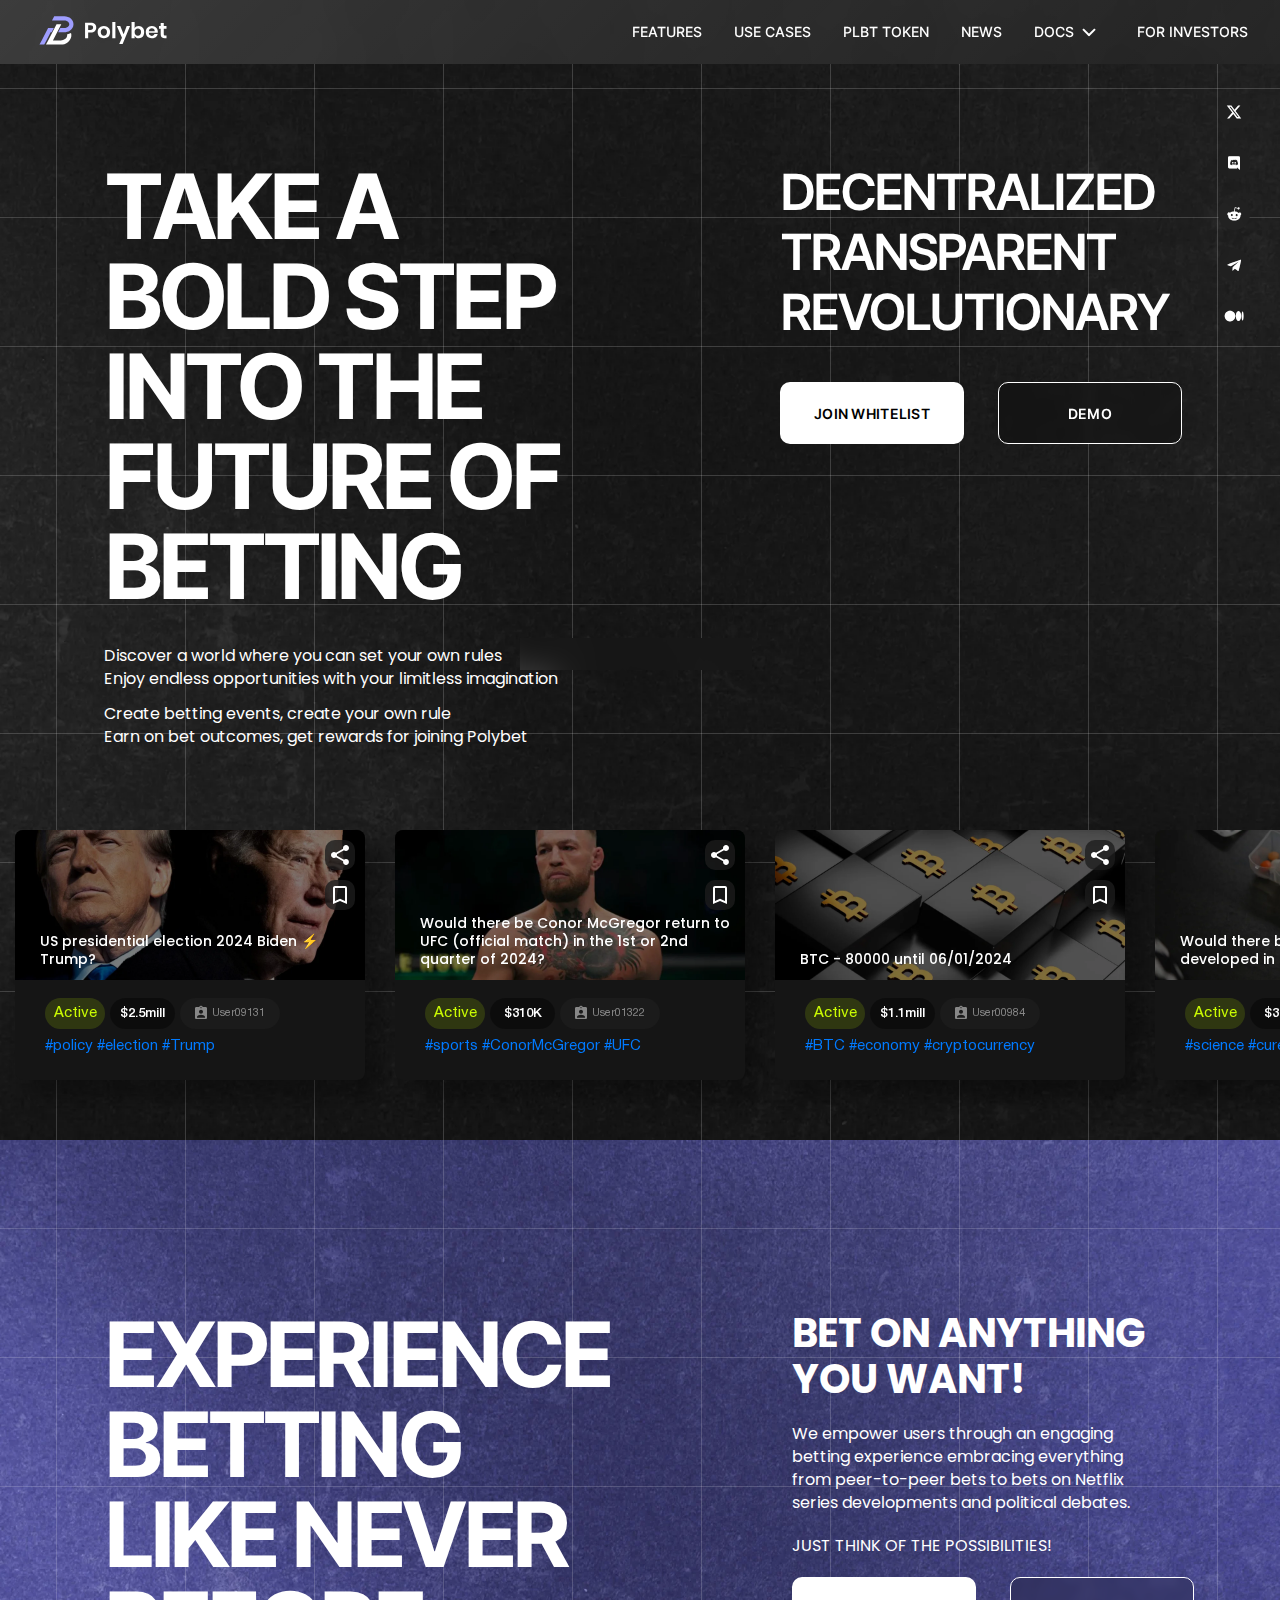
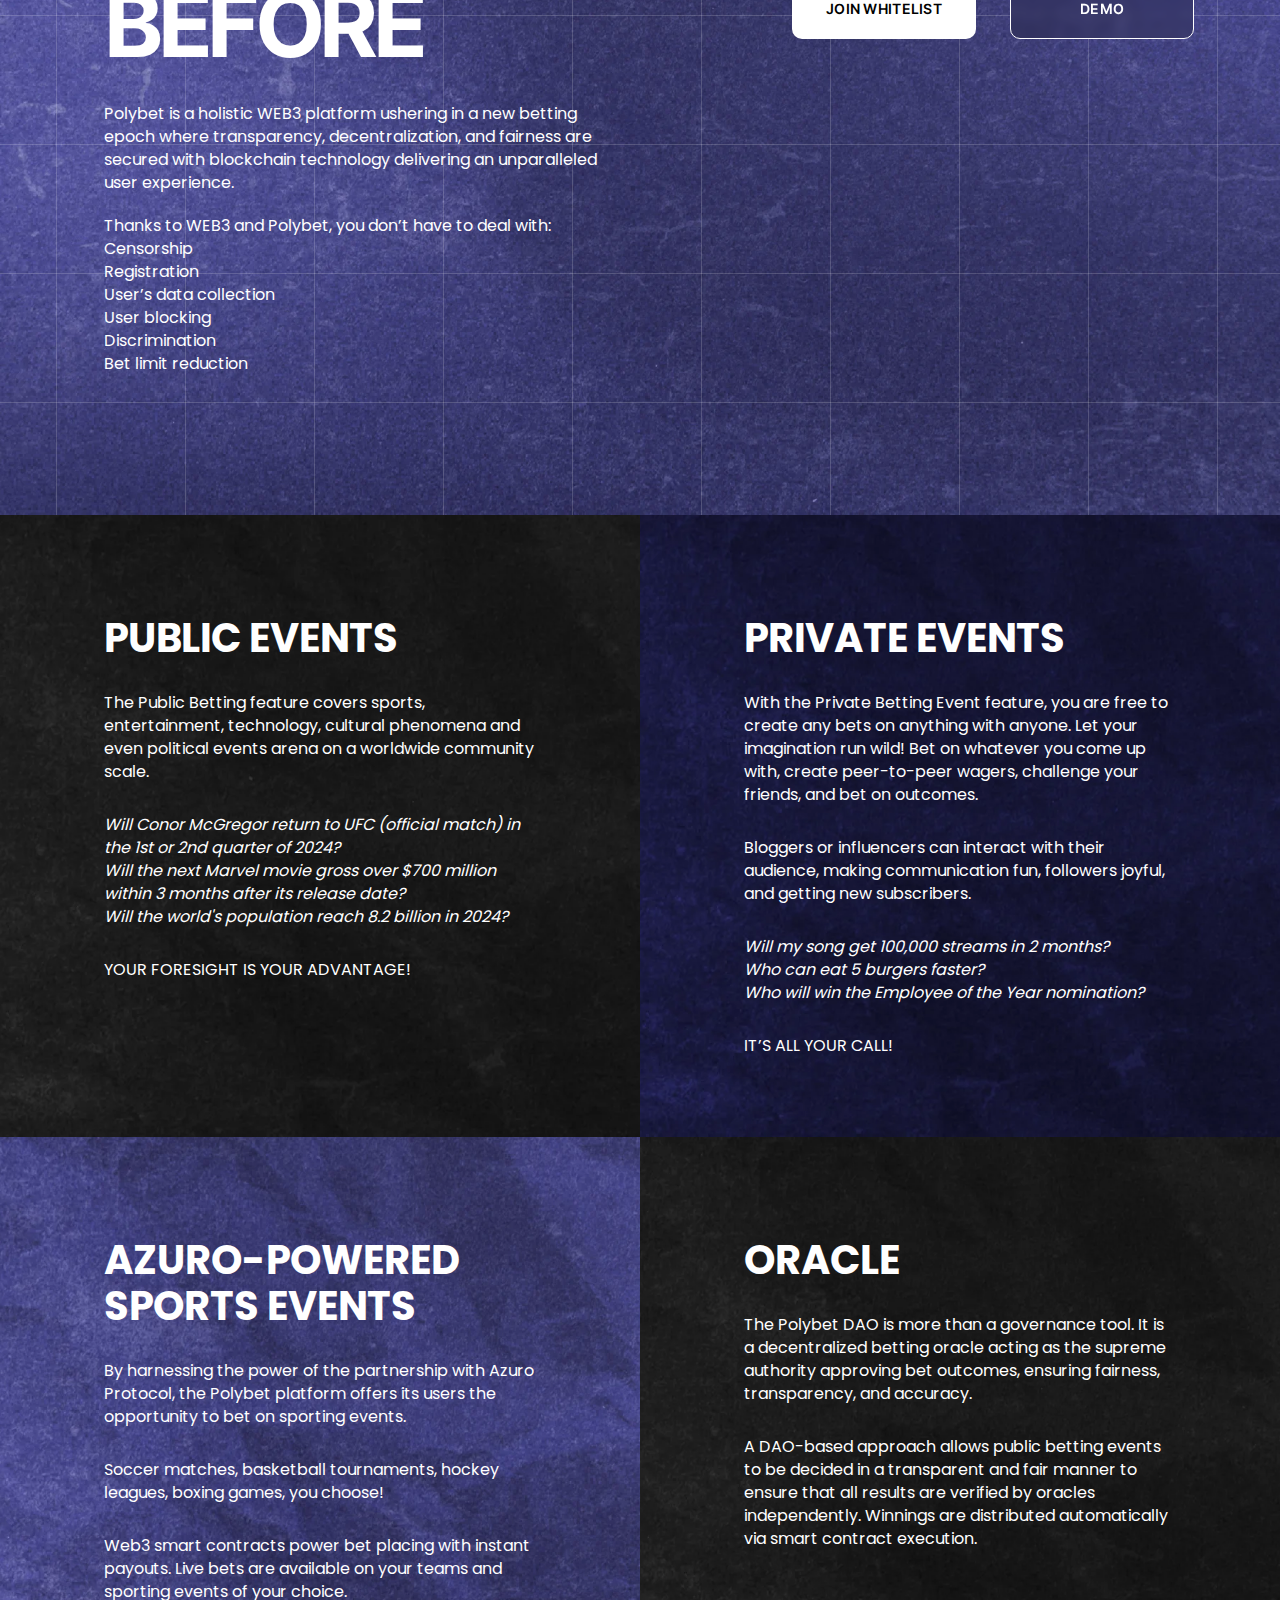
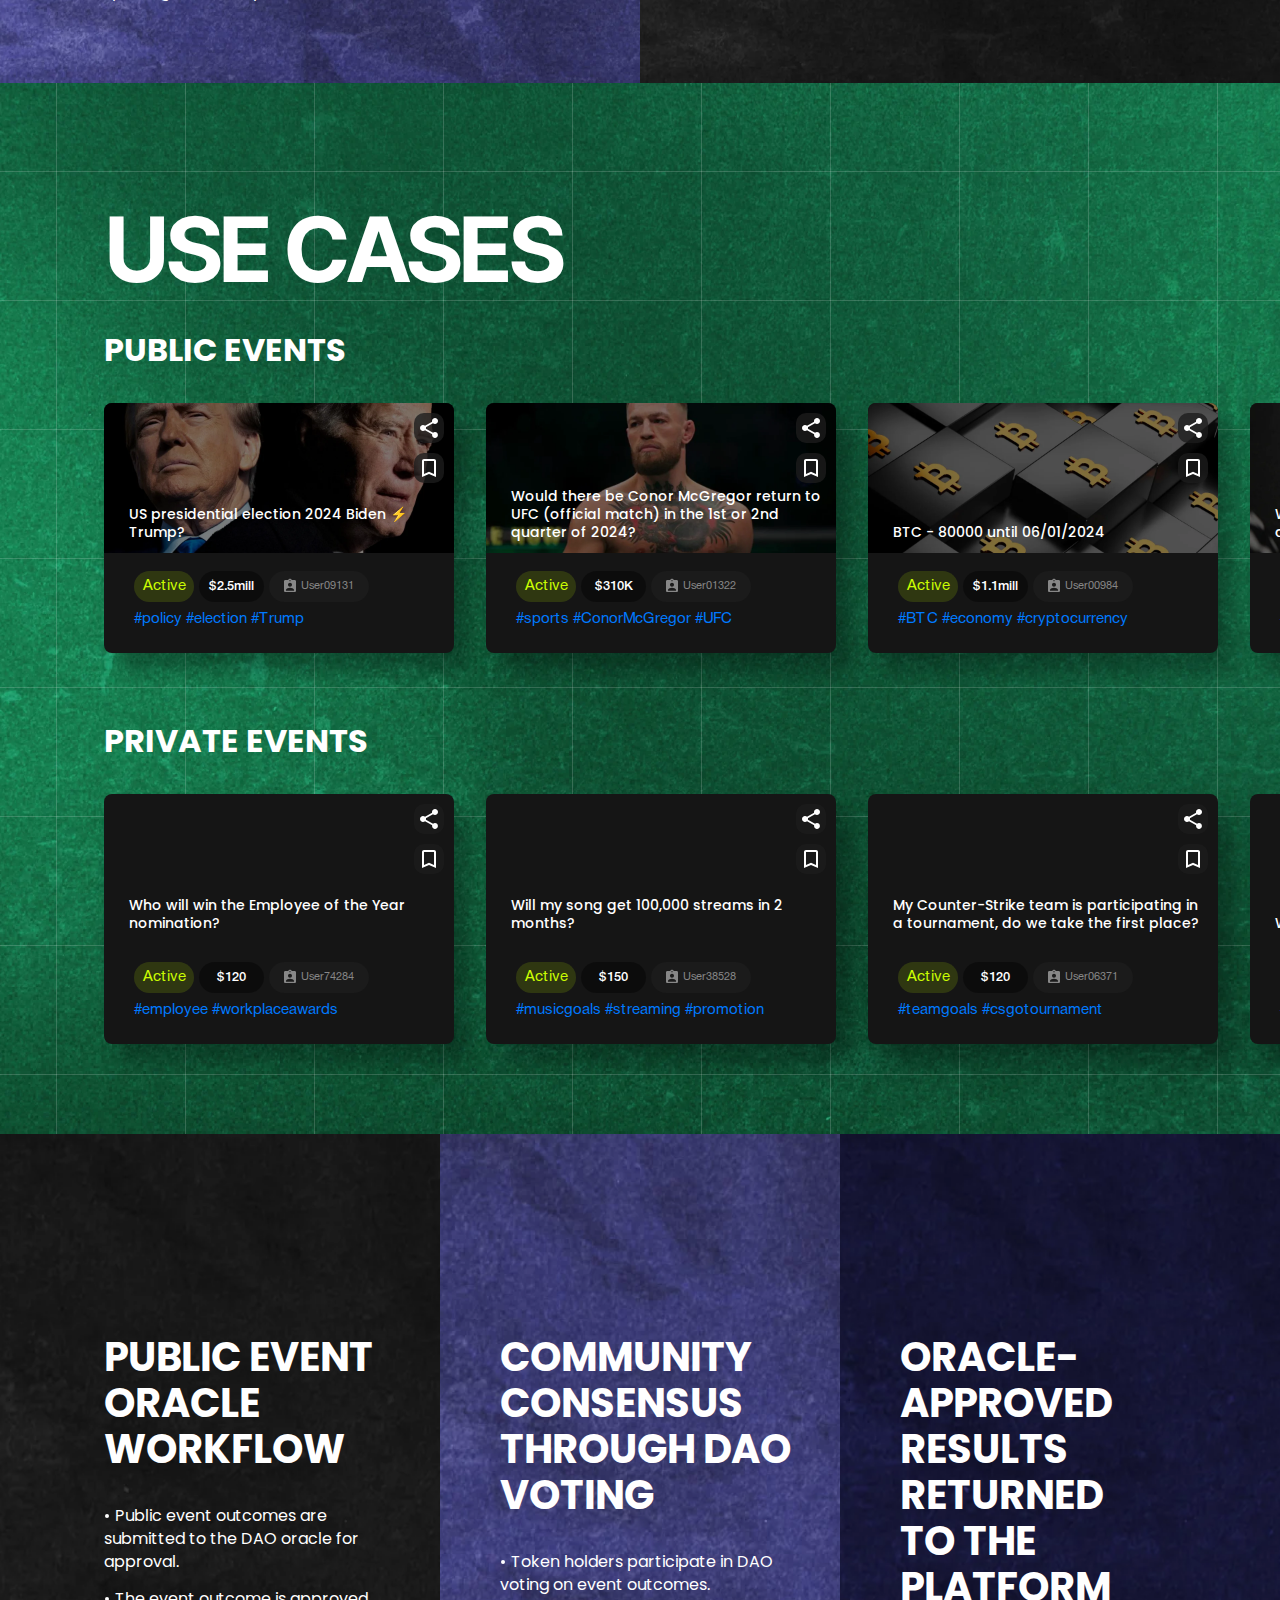
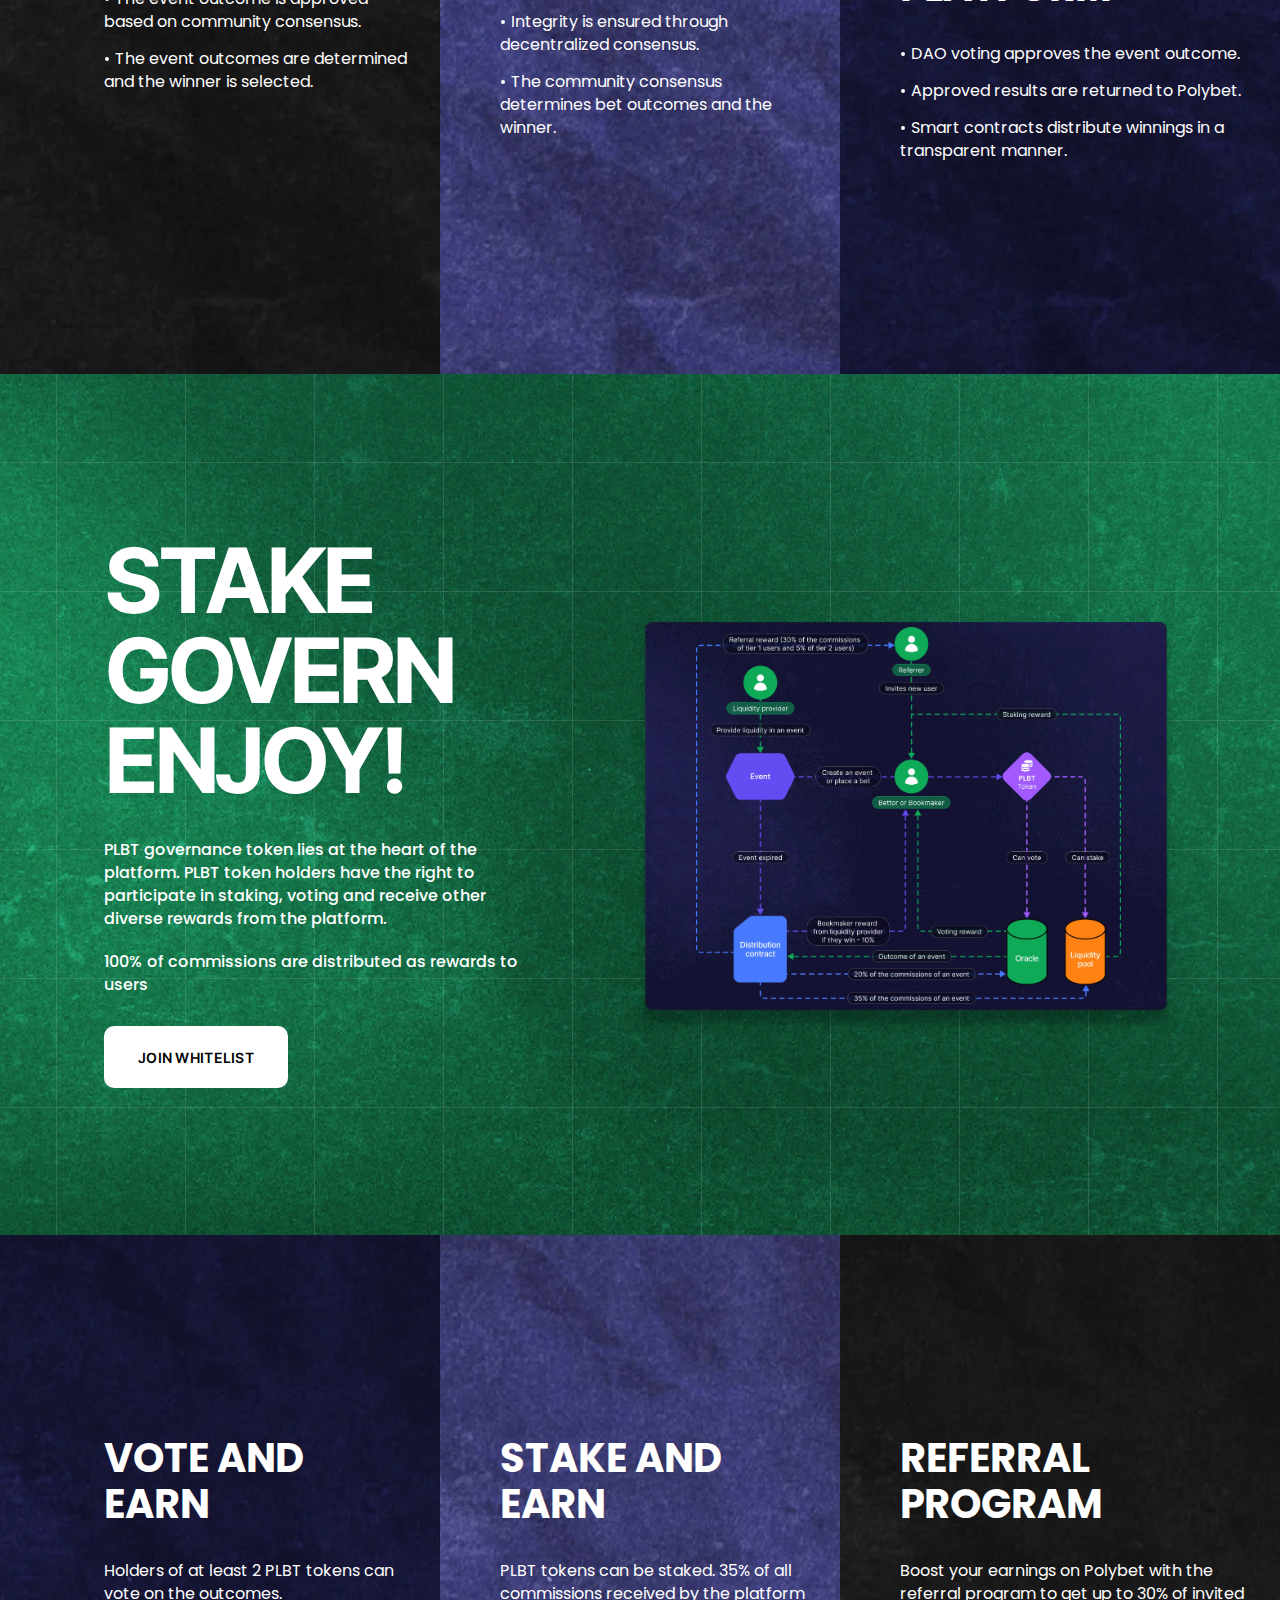
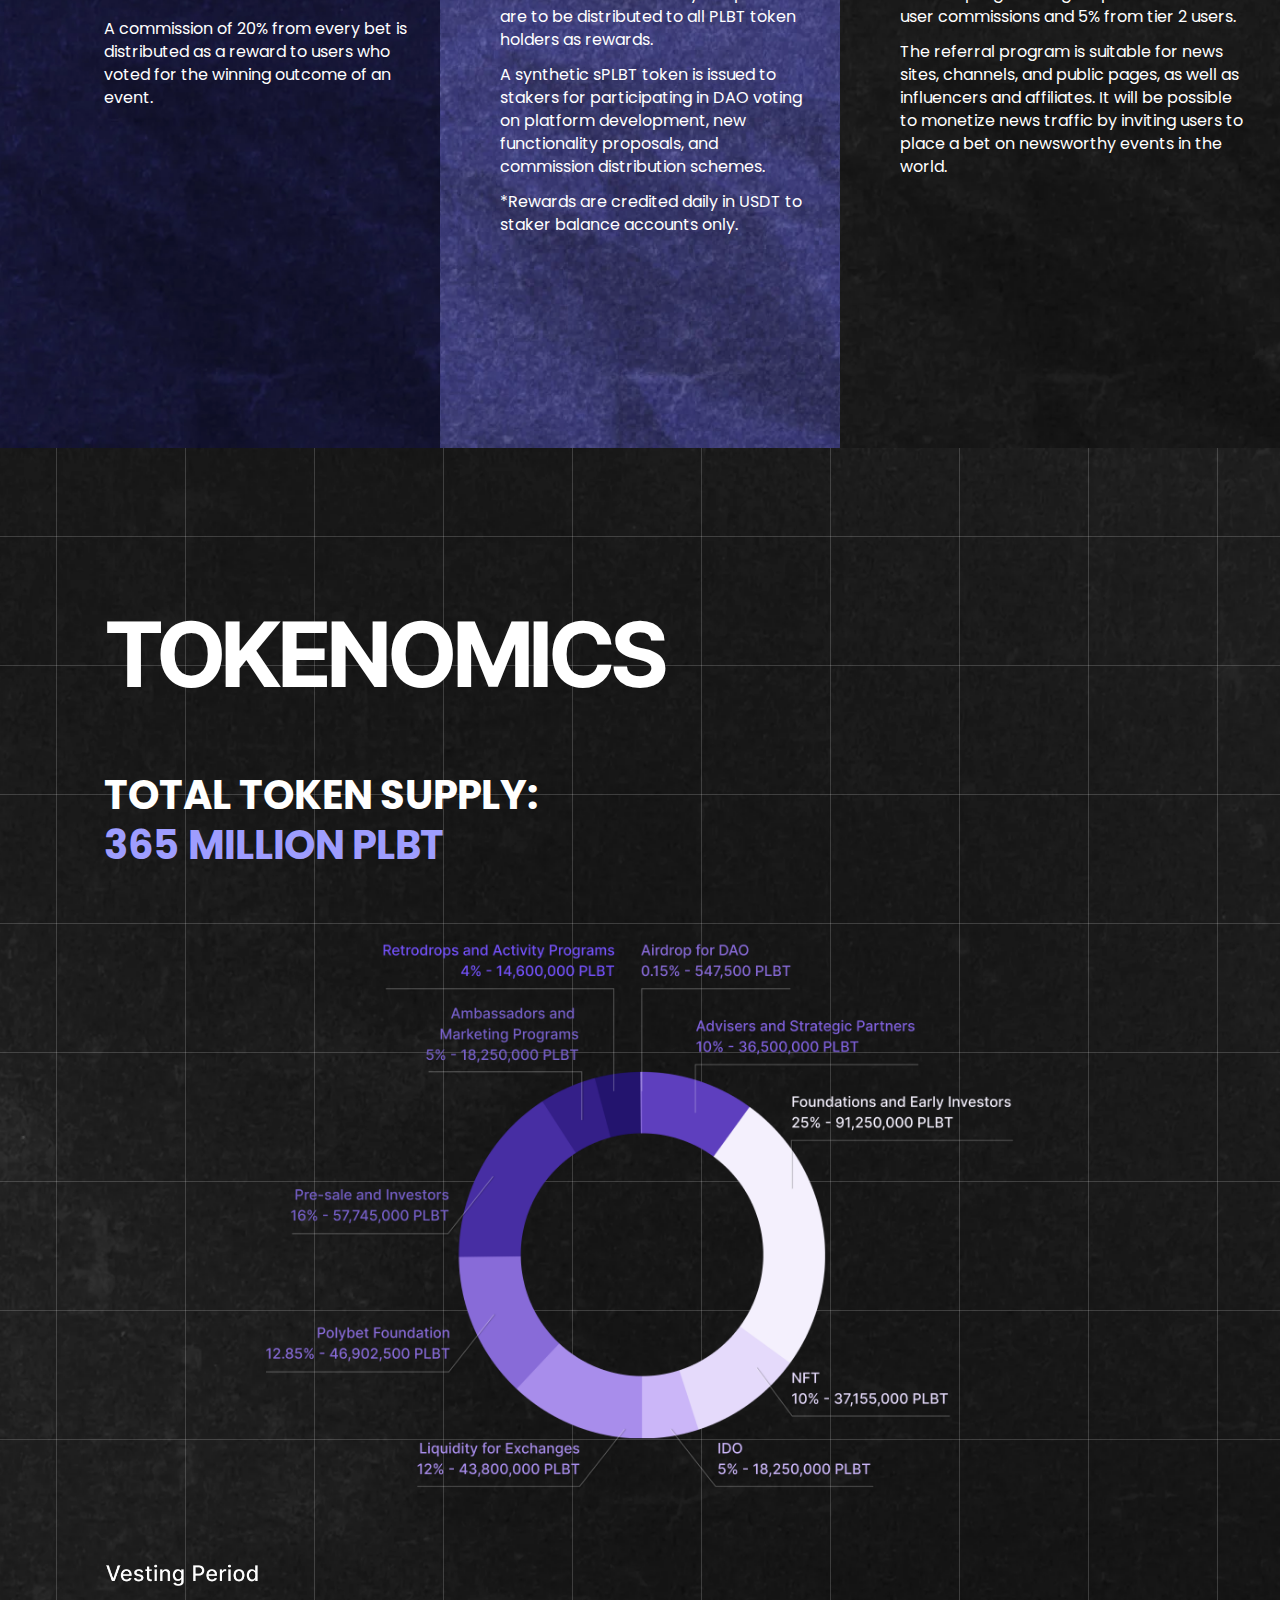
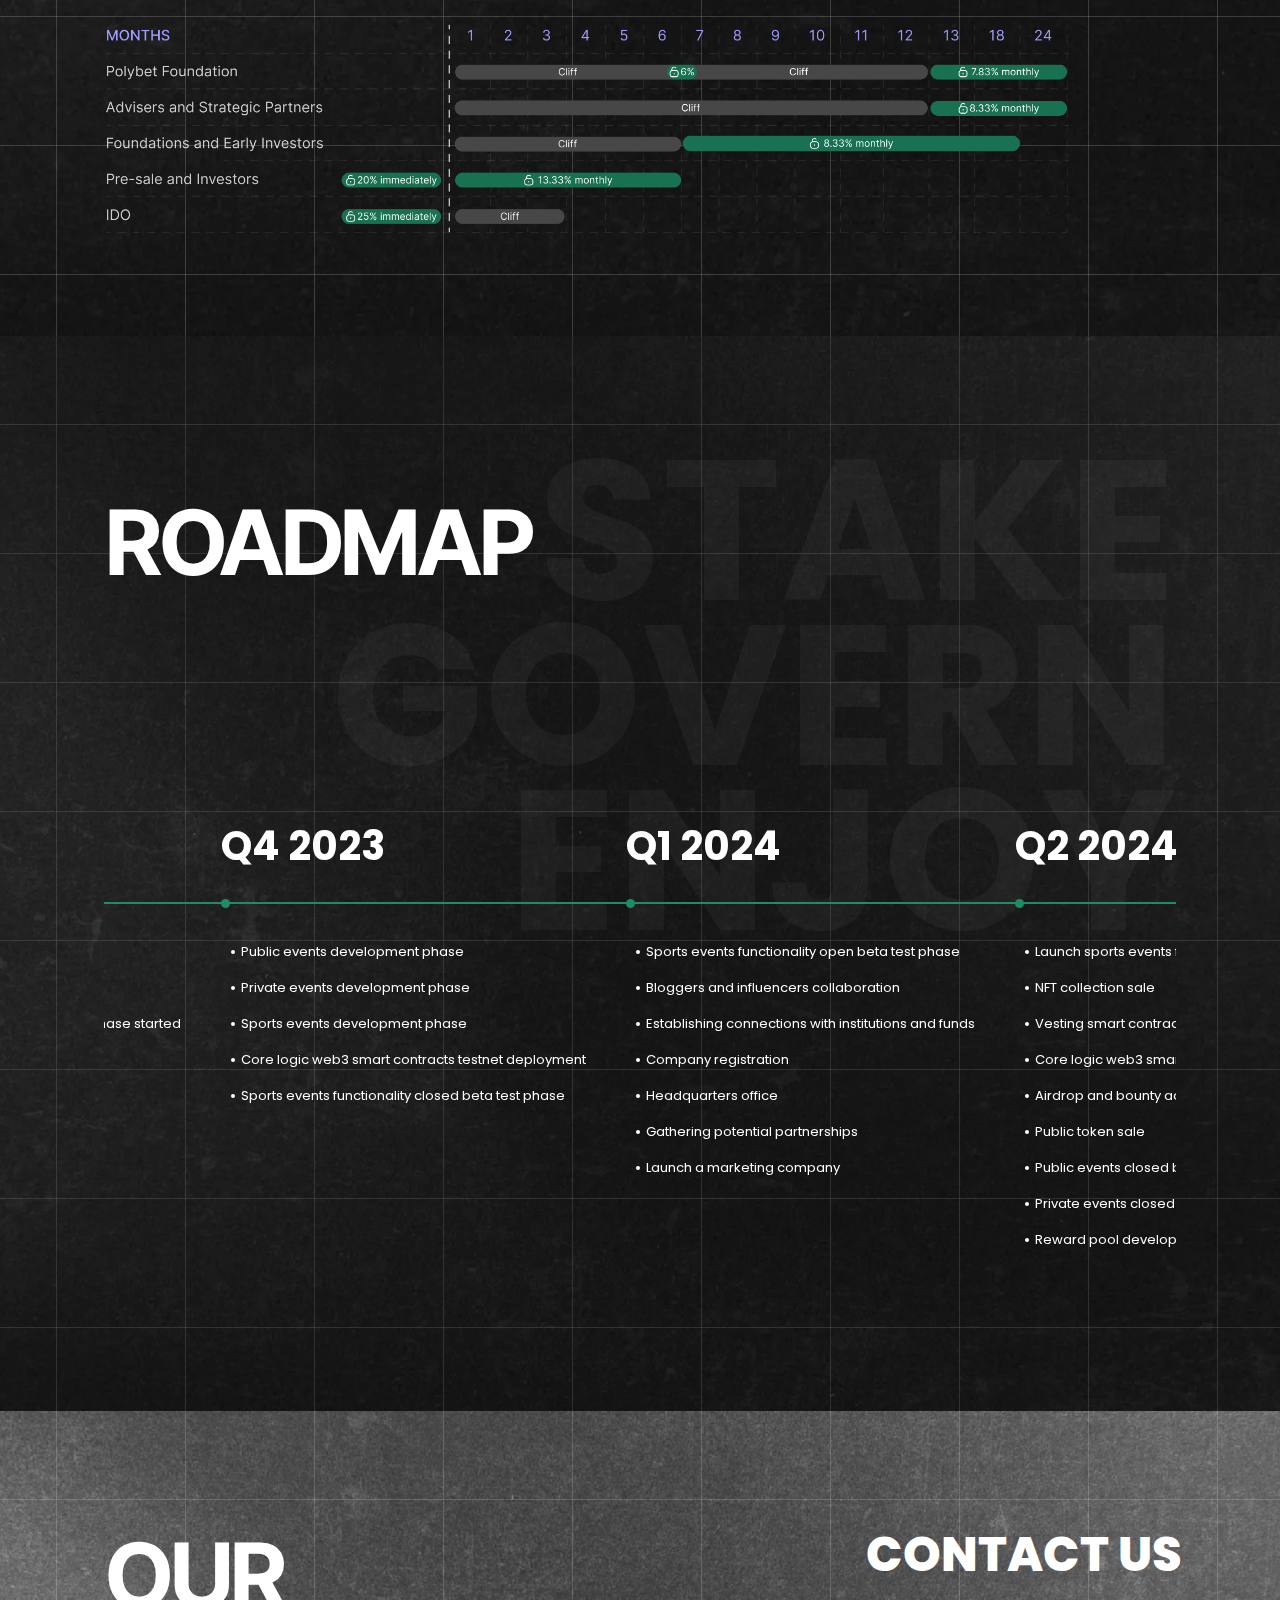
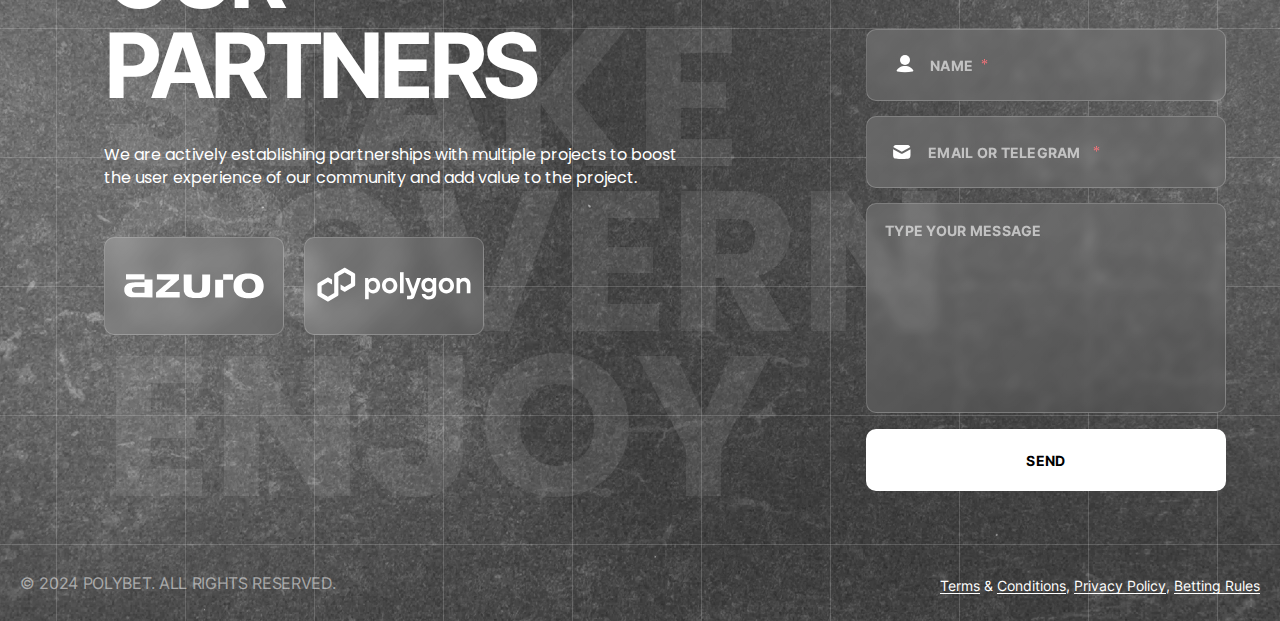
<file: index.html>
<!DOCTYPE html>
<html lang="en">

<head>
	<meta charset="UTF-8">
	<meta http-equiv="X-UA-Compatible" content="IE=edge">
	<meta name="viewport" content="width=device-width, initial-scale=1.0">
	<link rel="stylesheet" href="css/main.min.css">
	<link rel="shortcut icon" href="favicon.svg" type="image/x-icon" />
	<title>Polybet</title>

	<script async src="https://www.googletagmanager.com/gtag/js?id=G-K4V82F8FN4"></script>
	<script>
		window.dataLayer = window.dataLayer || [];
		function gtag() { dataLayer.push(arguments); }
		gtag('js', new Date());

		gtag('config', 'G-K4V82F8FN4');
	</script>
</head>

<body>
	<div class="page">
		<header class="header_bg-grey">
			<div>
				<a href="/" onclick="location.assign(document.URL);">
					<svg width="1030" height="360" viewBox="0 0 1030 360" fill="none" xmlns="http://www.w3.org/2000/svg">
						<path
							d="M237.542 107.033C257.441 107.033 274.254 119.679 274.254 134.655C274.254 149.631 257.441 162.273 237.542 162.273H208.56L192.422 193.3H237.537C252.315 193.3 266.002 189.179 277.121 182.196C294.152 171.539 305.251 154.193 305.251 134.645C305.281 102.313 274.893 76 237.542 76H163.262L147.118 107.033H237.542Z"
							fill="#9E9DFE" />
						<path
							d="M257.491 208.829C258.788 212.507 259.053 216.47 258.257 220.288C256.694 228.408 251.036 236.65 242.733 242.836C233.984 249.362 222.987 253.112 212.569 253.112H153.929L185.027 193.32L201.17 162.273L215.537 134.645H180.561L166.189 162.273L150.051 193.3L118.953 253.112L102.81 284.14H212.569C229.777 284.14 247.078 278.314 261.287 267.728C275.943 256.802 285.697 242.034 288.742 226.14C290.553 217.088 289.935 207.719 286.951 198.984L257.491 208.829Z"
							fill="white" />
						<path
							d="M137.218 193.31H144.454L160.598 162.277H153.356H118.38L102.242 193.31L71.138 253.102L55 284.135H89.9759L106.119 253.102L137.218 193.31Z"
							fill="#9E9DFE" />
						<path fill-rule="evenodd" clip-rule="evenodd"
							d="M613.588 237V117.397H590.798V237H613.588ZM806.242 151.823C800.208 148.16 793.42 146.328 785.877 146.328C778.335 146.328 771.87 148.106 766.482 151.661C761.202 155.217 757.431 160.012 755.168 166.046V117.397H732.379V237H755.168V218.251C757.431 224.285 761.202 229.134 766.482 232.798C771.87 236.353 778.335 238.131 785.877 238.131C793.42 238.131 800.208 236.3 806.242 232.636C812.276 228.973 816.963 223.693 820.304 216.797C823.752 209.793 825.476 201.604 825.476 192.23C825.476 182.855 823.752 174.72 820.304 167.824C816.963 160.82 812.276 155.487 806.242 151.823ZM761.633 173.319C766.159 168.578 771.87 166.208 778.766 166.208C785.877 166.208 791.588 168.524 795.898 173.158C800.208 177.791 802.363 184.148 802.363 192.23C802.363 200.311 800.208 206.668 795.898 211.301C791.588 215.827 785.877 218.09 778.766 218.09C771.87 218.09 766.159 215.773 761.633 211.14C757.216 206.399 755.007 200.095 755.007 192.23C755.007 184.256 757.216 177.953 761.633 173.319ZM989.829 217.443V237H977.869C967.848 237 960.144 234.576 954.756 229.727C949.476 224.878 946.836 216.797 946.836 205.483V166.693H934.391V147.459H946.836V125.316H969.626V147.459H989.667V166.693H969.626V205.806C969.626 210.116 970.488 213.133 972.212 214.857C973.936 216.581 976.845 217.443 980.94 217.443H989.829ZM925.81 188.835C925.81 191.098 925.541 193.684 925.002 196.593H859.382C859.705 204.567 861.86 210.439 865.847 214.211C869.833 217.982 874.79 219.868 880.716 219.868C885.996 219.868 890.36 218.575 893.808 215.989C897.364 213.403 899.627 209.901 900.596 205.483H924.679C923.493 211.732 920.961 217.335 917.082 222.292C913.203 227.249 908.193 231.128 902.051 233.929C896.017 236.731 889.282 238.131 881.848 238.131C873.12 238.131 865.362 236.3 858.574 232.636C851.785 228.865 846.505 223.531 842.734 216.635C838.963 209.739 837.077 201.604 837.077 192.23C837.077 182.855 838.963 174.72 842.734 167.824C846.505 160.82 851.785 155.487 858.574 151.823C865.362 148.16 873.12 146.328 881.848 146.328C890.683 146.328 898.387 148.16 904.96 151.823C911.641 155.487 916.759 160.551 920.315 167.016C923.978 173.373 925.81 180.646 925.81 188.835ZM902.859 186.573C903.182 179.246 901.243 173.696 897.041 169.925C892.946 166.154 887.882 164.268 881.848 164.268C875.706 164.268 870.534 166.154 866.332 169.925C862.129 173.696 859.813 179.246 859.382 186.573H902.859ZM649.558 147.459L673.964 208.231L696.591 147.459H721.643L666.852 279.669H641.639L661.842 234.414L624.183 147.459H649.558ZM528.791 146.328C537.519 146.328 545.331 148.16 552.227 151.823C559.23 155.487 564.726 160.82 568.712 167.824C572.699 174.72 574.693 182.855 574.693 192.23C574.693 201.604 572.699 209.739 568.712 216.635C564.726 223.531 559.23 228.865 552.227 232.636C545.331 236.3 537.519 238.131 528.791 238.131C520.063 238.131 512.197 236.3 505.193 232.636C498.297 228.865 492.856 223.531 488.869 216.635C484.882 209.739 482.889 201.604 482.889 192.23C482.889 182.855 484.882 174.72 488.869 167.824C492.856 160.82 498.297 155.487 505.193 151.823C512.197 148.16 520.063 146.328 528.791 146.328ZM528.791 166.046C522.434 166.046 517.046 168.309 512.628 172.834C508.21 177.252 506.002 183.717 506.002 192.23C506.002 200.742 508.21 207.261 512.628 211.786C517.046 216.204 522.434 218.413 528.791 218.413C535.148 218.413 540.536 216.204 544.953 211.786C549.371 207.261 551.58 200.742 551.58 192.23C551.58 183.717 549.371 177.252 544.953 172.834C540.536 168.309 535.148 166.046 528.791 166.046ZM413.134 237V194.654H431.882C444.92 194.654 454.941 191.421 461.945 184.956C469.056 178.491 472.612 169.817 472.612 158.935C472.612 147.836 469.164 139.055 462.268 132.59C455.48 126.124 445.351 122.892 431.882 122.892H390.344V237H413.134ZM449.499 158.935C449.499 170.572 442.819 176.39 429.458 176.39H413.134V141.317H429.458C436.569 141.317 441.687 142.826 444.812 145.843C447.937 148.86 449.499 153.224 449.499 158.935Z"
							fill="white" />
					</svg>
				</a>

				<ul class="menu">
					<li class="menu__item" data-goto=".goto-features">features</li>
					<li class="menu__item" data-goto=".goto-cases">use cases</li>
					<li class="menu__item" data-goto=".goto-stake">plbt token</li>
					<li class="menu__item"><a href="https://twitter.com/polybet_app" target="_blank">news</a></li>
					<li class="menu__item menu__item_dropdown" onclick="openDropdown()">docs
						<div id="docsRotate" class="rotate"><span class="left_arrow"></span><span class="right_arrow"></span></div>
						<div id="docsDropdown" class="dropdown-content">
							<a href="https://polybet.gitbook.io/polybet/overview/white-paper" target="_blank">Whitepaper</a>
							<a href="https://polybet.gitbook.io/polybet/overview/roadmap" target="_blank">Roadmap</a>
							<a href="https://polybet.gitbook.io/polybet/overview/faq" target="_blank">FAQ</a>
						</div>
					</li>
					<li class="menu__item">
						<a href="https://polybet.gitbook.io/polybet/overview/pitch-deck" target="_blank">for
							investors</a>
					</li>
					<li class="menu__grid">
						<div class="gridBg"></div>
					</li>
					<div class="menu__socials_mob">
						<a href="https://twitter.com/polybet_app" target="_blank">
							<svg width="32" height="32" fill="none" xmlns="http://www.w3.org/2000/svg">
								<g filter="url(#filter0_b_177_1859)">
									<rect width="32" height="32" rx="16" fill="url(#paint0_linear_177_1859)" />
									<rect x=".41" y=".41" width="31.179" height="31.179" rx="15.589" stroke="url(#paint1_linear_177_1859)"
										stroke-width=".821" />
									<path
										d="M20.14 9.6h2.209l-4.824 5.422L23.2 22.4h-4.444l-3.48-4.475-3.982 4.475h-2.21l5.16-5.8-5.444-7h4.556l3.146 4.09 3.639-4.09zm-.774 11.5h1.223l-7.898-10.27h-1.313l7.988 10.27z"
										fill="#fff" />
								</g>
								<defs>
									<linearGradient id="paint0_linear_177_1859" x1="0" y1="0" x2="32.011" y2="31.989"
										gradientUnits="userSpaceOnUse">
										<stop stop-color="#fff" stop-opacity=".15" />
										<stop offset="1" stop-color="#fff" stop-opacity=".02" />
									</linearGradient>
									<linearGradient id="paint1_linear_177_1859" x1="31.111" y1="32" x2="-1.391" y2="30.518"
										gradientUnits="userSpaceOnUse">
										<stop stop-color="#fff" stop-opacity=".2" />
										<stop offset="1" stop-color="#fff" stop-opacity=".1" />
										<stop offset="1" stop-color="#fff" stop-opacity=".05" />
									</linearGradient>
									<filter id="filter0_b_177_1859" x="-8.21" y="-8.21" width="48.42" height="48.42"
										filterUnits="userSpaceOnUse" color-interpolation-filters="sRGB">
										<feFlood flood-opacity="0" result="BackgroundImageFix" />
										<feGaussianBlur in="BackgroundImageFix" stdDeviation="4.105" />
										<feComposite in2="SourceAlpha" operator="in" result="effect1_backgroundBlur_177_1859" />
										<feBlend in="SourceGraphic" in2="effect1_backgroundBlur_177_1859" result="shape" />
									</filter>
								</defs>
							</svg>
						</a>
						<a href="https://discord.gg/polybet" target="_blank">
							<svg width="32" height="32" fill="none" xmlns="http://www.w3.org/2000/svg">
								<g filter="url(#filter0_b_177_1861)">
									<rect width="32" height="32" rx="16" fill="url(#paint0_linear_177_1861)" />
									<rect x=".41" y=".41" width="31.179" height="31.179" rx="15.589" stroke="url(#paint1_linear_177_1861)"
										stroke-width=".821" />
									<path fill-rule="evenodd" clip-rule="evenodd"
										d="M11.406 9.333h9.188A1.41 1.41 0 0122 10.747v12.3l-1.474-1.303-.83-.768-.878-.814.364 1.269h-7.776A1.409 1.409 0 0110 20.016v-9.269a1.409 1.409 0 011.406-1.414zm6.089 8.4c.206.262.452.557.452.557a2.506 2.506 0 002.099-1.044 9.182 9.182 0 00-.986-3.998 3.392 3.392 0 00-1.929-.72l-.096.11a4.563 4.563 0 011.708.871 5.592 5.592 0 00-3.45-.645.67.67 0 00-.116.014 5.147 5.147 0 00-1.558.432c-.254.117-.405.199-.405.199a4.626 4.626 0 011.804-.898l-.069-.083a3.392 3.392 0 00-1.928.72 9.182 9.182 0 00-.986 3.998 2.486 2.486 0 002.091 1.042s.254-.308.46-.569a2.133 2.133 0 01-1.2-.809c.246.163.51.3.785.406.326.13.664.228 1.008.295a4.803 4.803 0 001.776.007c.342-.06.675-.159.994-.295.277-.104.542-.24.789-.404-.305.41-.746.698-1.243.814zm-3.237-2.404a.764.764 0 01.499-.243.726.726 0 01.701.761.727.727 0 01-.701.761.764.764 0 01-.5-1.279zm2.562-.146a.764.764 0 01.44-.097h.002a.727.727 0 01.7.761.764.764 0 11-1.142-.664z"
										fill="#fff" />
								</g>
								<defs>
									<linearGradient id="paint0_linear_177_1861" x1="0" y1="0" x2="32.011" y2="31.989"
										gradientUnits="userSpaceOnUse">
										<stop stop-color="#fff" stop-opacity=".15" />
										<stop offset="1" stop-color="#fff" stop-opacity=".02" />
									</linearGradient>
									<linearGradient id="paint1_linear_177_1861" x1="31.111" y1="32" x2="-1.391" y2="30.518"
										gradientUnits="userSpaceOnUse">
										<stop stop-color="#fff" stop-opacity=".2" />
										<stop offset="1" stop-color="#fff" stop-opacity=".1" />
										<stop offset="1" stop-color="#fff" stop-opacity=".05" />
									</linearGradient>
									<filter id="filter0_b_177_1861" x="-8.21" y="-8.21" width="48.42" height="48.42"
										filterUnits="userSpaceOnUse" color-interpolation-filters="sRGB">
										<feFlood flood-opacity="0" result="BackgroundImageFix" />
										<feGaussianBlur in="BackgroundImageFix" stdDeviation="4.105" />
										<feComposite in2="SourceAlpha" operator="in" result="effect1_backgroundBlur_177_1861" />
										<feBlend in="SourceGraphic" in2="effect1_backgroundBlur_177_1861" result="shape" />
									</filter>
								</defs>
							</svg>
						</a>
						<a href="https://www.reddit.com/user/Polybet_app" target="_blank">
							<svg width="32" height="32" fill="none" xmlns="http://www.w3.org/2000/svg">
								<g filter="url(#filter0_b_177_1865)">
									<rect width="32" height="32" rx="16" fill="url(#paint0_linear_177_1865)" />
									<rect x=".41" y=".41" width="31.179" height="31.179" rx="15.589" stroke="url(#paint1_linear_177_1865)"
										stroke-width=".821" />
									<path
										d="M23.243 16.002c-.03-.893-.737-1.59-1.58-1.56-.374.013-.73.176-1 .449a7.128 7.128 0 00-4.02-1.365l.677-3.46 2.235.499c.062.61.576 1.05 1.15.984.573-.066.989-.612.926-1.221-.062-.61-.576-1.051-1.15-.985a1.03 1.03 0 00-.789.544l-2.559-.544a.325.325 0 00-.387.262v.006l-.77 3.849a7.18 7.18 0 00-4.073 1.365 1.46 1.46 0 00-2.154.072 1.69 1.69 0 00.067 2.288c.12.119.257.22.41.292-.01.163-.01.326 0 .488 0 2.485 2.726 4.506 6.087 4.506 3.361 0 6.087-2.019 6.087-4.506.01-.162.01-.325 0-.488.524-.278.854-.852.843-1.475zm-10.442 1.111c0-.612.47-1.11 1.046-1.11.576 0 1.046.498 1.046 1.11 0 .612-.47 1.111-1.046 1.111-.579-.005-1.046-.499-1.046-1.11zm6.066 3.094v-.044a3.851 3.851 0 01-2.58.855 3.85 3.85 0 01-2.58-.855.314.314 0 01.039-.422.27.27 0 01.358 0 3.272 3.272 0 002.172.698 3.294 3.294 0 002.183-.676.282.282 0 01.413.006c.112.12.11.32-.005.438zm-.143-1.903h-.052l.008-.041c-.576 0-1.046-.5-1.046-1.111 0-.612.47-1.111 1.046-1.111.576 0 1.046.499 1.046 1.11.024.613-.425 1.128-1.002 1.153z"
										fill="#fff" />
								</g>
								<defs>
									<linearGradient id="paint0_linear_177_1865" x1="0" y1="0" x2="32.011" y2="31.989"
										gradientUnits="userSpaceOnUse">
										<stop stop-color="#fff" stop-opacity=".15" />
										<stop offset="1" stop-color="#fff" stop-opacity=".02" />
									</linearGradient>
									<linearGradient id="paint1_linear_177_1865" x1="31.111" y1="32" x2="-1.391" y2="30.518"
										gradientUnits="userSpaceOnUse">
										<stop stop-color="#fff" stop-opacity=".2" />
										<stop offset="1" stop-color="#fff" stop-opacity=".1" />
										<stop offset="1" stop-color="#fff" stop-opacity=".05" />
									</linearGradient>
									<filter id="filter0_b_177_1865" x="-8.21" y="-8.21" width="48.42" height="48.42"
										filterUnits="userSpaceOnUse" color-interpolation-filters="sRGB">
										<feFlood flood-opacity="0" result="BackgroundImageFix" />
										<feGaussianBlur in="BackgroundImageFix" stdDeviation="4.105" />
										<feComposite in2="SourceAlpha" operator="in" result="effect1_backgroundBlur_177_1865" />
										<feBlend in="SourceGraphic" in2="effect1_backgroundBlur_177_1865" result="shape" />
									</filter>
								</defs>
							</svg>
						</a>
						<a href="https://t.me/polybet_app" target="_blank">
							<svg width="32" height="32" fill="none" xmlns="http://www.w3.org/2000/svg">
								<g filter="url(#filter0_b_177_1867)">
									<rect width="32" height="32" rx="16" fill="url(#paint0_linear_177_1867)" />
									<rect x=".41" y=".41" width="31.179" height="31.179" rx="15.589" stroke="url(#paint1_linear_177_1867)"
										stroke-width=".821" />
									<path
										d="M23.024 10.905a.292.292 0 00-.2-.217 1.029 1.029 0 00-.54.038s-12.017 4.32-12.703 4.798c-.149.103-.198.163-.223.234-.118.34.251.49.251.49l3.098 1.01a.343.343 0 00.156-.01c.705-.445 7.09-4.477 7.459-4.612.058-.018.1 0 .091.043-.15.516-5.664 5.416-5.695 5.446a.118.118 0 00-.043.102l-.288 3.022s-.12.943.82 0a25.841 25.841 0 011.63-1.49c1.065.735 2.211 1.548 2.705 1.972a.86.86 0 00.628.242c.471-.018.6-.533.6-.533s2.19-8.811 2.263-9.992c.007-.116.017-.19.018-.27a.976.976 0 00-.027-.273z"
										fill="#fff" />
								</g>
								<defs>
									<linearGradient id="paint0_linear_177_1867" x1="0" y1="0" x2="32.011" y2="31.989"
										gradientUnits="userSpaceOnUse">
										<stop stop-color="#fff" stop-opacity=".15" />
										<stop offset="1" stop-color="#fff" stop-opacity=".02" />
									</linearGradient>
									<linearGradient id="paint1_linear_177_1867" x1="31.111" y1="32" x2="-1.391" y2="30.518"
										gradientUnits="userSpaceOnUse">
										<stop stop-color="#fff" stop-opacity=".2" />
										<stop offset="1" stop-color="#fff" stop-opacity=".1" />
										<stop offset="1" stop-color="#fff" stop-opacity=".05" />
									</linearGradient>
									<filter id="filter0_b_177_1867" x="-8.21" y="-8.21" width="48.42" height="48.42"
										filterUnits="userSpaceOnUse" color-interpolation-filters="sRGB">
										<feFlood flood-opacity="0" result="BackgroundImageFix" />
										<feGaussianBlur in="BackgroundImageFix" stdDeviation="4.105" />
										<feComposite in2="SourceAlpha" operator="in" result="effect1_backgroundBlur_177_1867" />
										<feBlend in="SourceGraphic" in2="effect1_backgroundBlur_177_1867" result="shape" />
									</filter>
								</defs>
							</svg>
						</a>
						<a href="https://medium.com/@info_21567" target="_blank">
							<svg width="32" height="32" fill="none" xmlns="http://www.w3.org/2000/svg">
								<g filter="url(#filter0_b_177_1869)">
									<rect width="32" height="32" rx="16" fill="url(#paint0_linear_177_1869)" />
									<rect x=".41" y=".41" width="31.179" height="31.179" rx="15.589" stroke="url(#paint1_linear_177_1869)"
										stroke-width=".821" />
									<path
										d="M11.994 10.668c2.94 0 5.325 2.401 5.325 5.363 0 2.96-2.384 5.361-5.325 5.361-2.941 0-5.326-2.4-5.326-5.361 0-2.962 2.384-5.362 5.326-5.362zm8.504.315c1.47 0 2.663 2.26 2.663 5.048 0 2.787-1.192 5.048-2.663 5.048-1.47 0-2.662-2.261-2.662-5.048 0-2.788 1.192-5.048 2.662-5.048zm4.116.525c.517 0 .937 2.025.937 4.523 0 2.497-.42 4.522-.937 4.522-.517 0-.936-2.025-.936-4.522 0-2.498.42-4.523.936-4.523z"
										fill="#fff" />
								</g>
								<defs>
									<linearGradient id="paint0_linear_177_1869" x1="0" y1="0" x2="32.011" y2="31.989"
										gradientUnits="userSpaceOnUse">
										<stop stop-color="#fff" stop-opacity=".15" />
										<stop offset="1" stop-color="#fff" stop-opacity=".02" />
									</linearGradient>
									<linearGradient id="paint1_linear_177_1869" x1="31.111" y1="32" x2="-1.391" y2="30.518"
										gradientUnits="userSpaceOnUse">
										<stop stop-color="#fff" stop-opacity=".2" />
										<stop offset="1" stop-color="#fff" stop-opacity=".1" />
										<stop offset="1" stop-color="#fff" stop-opacity=".05" />
									</linearGradient>
									<filter id="filter0_b_177_1869" x="-8.21" y="-8.21" width="48.42" height="48.42"
										filterUnits="userSpaceOnUse" color-interpolation-filters="sRGB">
										<feFlood flood-opacity="0" result="BackgroundImageFix" />
										<feGaussianBlur in="BackgroundImageFix" stdDeviation="4.105" />
										<feComposite in2="SourceAlpha" operator="in" result="effect1_backgroundBlur_177_1869" />
										<feBlend in="SourceGraphic" in2="effect1_backgroundBlur_177_1869" result="shape" />
									</filter>
								</defs>
							</svg>
						</a>
					</div>
				</ul>
				<div class="menu_mob" id="menu_mob">
					<span></span>
				</div>
			</div>
		</header>

		<div class="socials">
			<div></div>
			<div>
				<a href="https://twitter.com/polybet_app" target="_blank">
					<svg width="32" height="32" fill="none" xmlns="http://www.w3.org/2000/svg">
						<g filter="url(#filter0_b_177_1859)">
							<rect width="32" height="32" rx="16" fill="url(#paint0_linear_177_1859)" />
							<rect x=".41" y=".41" width="31.179" height="31.179" rx="15.589" stroke="url(#paint1_linear_177_1859)"
								stroke-width=".821" />
							<path
								d="M20.14 9.6h2.209l-4.824 5.422L23.2 22.4h-4.444l-3.48-4.475-3.982 4.475h-2.21l5.16-5.8-5.444-7h4.556l3.146 4.09 3.639-4.09zm-.774 11.5h1.223l-7.898-10.27h-1.313l7.988 10.27z"
								fill="#fff" />
						</g>
						<defs>
							<linearGradient id="paint0_linear_177_1859" x1="0" y1="0" x2="32.011" y2="31.989"
								gradientUnits="userSpaceOnUse">
								<stop stop-color="#fff" stop-opacity=".15" />
								<stop offset="1" stop-color="#fff" stop-opacity=".02" />
							</linearGradient>
							<linearGradient id="paint1_linear_177_1859" x1="31.111" y1="32" x2="-1.391" y2="30.518"
								gradientUnits="userSpaceOnUse">
								<stop stop-color="#fff" stop-opacity=".2" />
								<stop offset="1" stop-color="#fff" stop-opacity=".1" />
								<stop offset="1" stop-color="#fff" stop-opacity=".05" />
							</linearGradient>
							<filter id="filter0_b_177_1859" x="-8.21" y="-8.21" width="48.42" height="48.42"
								filterUnits="userSpaceOnUse" color-interpolation-filters="sRGB">
								<feFlood flood-opacity="0" result="BackgroundImageFix" />
								<feGaussianBlur in="BackgroundImageFix" stdDeviation="4.105" />
								<feComposite in2="SourceAlpha" operator="in" result="effect1_backgroundBlur_177_1859" />
								<feBlend in="SourceGraphic" in2="effect1_backgroundBlur_177_1859" result="shape" />
							</filter>
						</defs>
					</svg>
				</a>
				<a href="https://discord.gg/polybet" target="_blank">
					<svg width="32" height="32" fill="none" xmlns="http://www.w3.org/2000/svg">
						<g filter="url(#filter0_b_177_1861)">
							<rect width="32" height="32" rx="16" fill="url(#paint0_linear_177_1861)" />
							<rect x=".41" y=".41" width="31.179" height="31.179" rx="15.589" stroke="url(#paint1_linear_177_1861)"
								stroke-width=".821" />
							<path fill-rule="evenodd" clip-rule="evenodd"
								d="M11.406 9.333h9.188A1.41 1.41 0 0122 10.747v12.3l-1.474-1.303-.83-.768-.878-.814.364 1.269h-7.776A1.409 1.409 0 0110 20.016v-9.269a1.409 1.409 0 011.406-1.414zm6.089 8.4c.206.262.452.557.452.557a2.506 2.506 0 002.099-1.044 9.182 9.182 0 00-.986-3.998 3.392 3.392 0 00-1.929-.72l-.096.11a4.563 4.563 0 011.708.871 5.592 5.592 0 00-3.45-.645.67.67 0 00-.116.014 5.147 5.147 0 00-1.558.432c-.254.117-.405.199-.405.199a4.626 4.626 0 011.804-.898l-.069-.083a3.392 3.392 0 00-1.928.72 9.182 9.182 0 00-.986 3.998 2.486 2.486 0 002.091 1.042s.254-.308.46-.569a2.133 2.133 0 01-1.2-.809c.246.163.51.3.785.406.326.13.664.228 1.008.295a4.803 4.803 0 001.776.007c.342-.06.675-.159.994-.295.277-.104.542-.24.789-.404-.305.41-.746.698-1.243.814zm-3.237-2.404a.764.764 0 01.499-.243.726.726 0 01.701.761.727.727 0 01-.701.761.764.764 0 01-.5-1.279zm2.562-.146a.764.764 0 01.44-.097h.002a.727.727 0 01.7.761.764.764 0 11-1.142-.664z"
								fill="#fff" />
						</g>
						<defs>
							<linearGradient id="paint0_linear_177_1861" x1="0" y1="0" x2="32.011" y2="31.989"
								gradientUnits="userSpaceOnUse">
								<stop stop-color="#fff" stop-opacity=".15" />
								<stop offset="1" stop-color="#fff" stop-opacity=".02" />
							</linearGradient>
							<linearGradient id="paint1_linear_177_1861" x1="31.111" y1="32" x2="-1.391" y2="30.518"
								gradientUnits="userSpaceOnUse">
								<stop stop-color="#fff" stop-opacity=".2" />
								<stop offset="1" stop-color="#fff" stop-opacity=".1" />
								<stop offset="1" stop-color="#fff" stop-opacity=".05" />
							</linearGradient>
							<filter id="filter0_b_177_1861" x="-8.21" y="-8.21" width="48.42" height="48.42"
								filterUnits="userSpaceOnUse" color-interpolation-filters="sRGB">
								<feFlood flood-opacity="0" result="BackgroundImageFix" />
								<feGaussianBlur in="BackgroundImageFix" stdDeviation="4.105" />
								<feComposite in2="SourceAlpha" operator="in" result="effect1_backgroundBlur_177_1861" />
								<feBlend in="SourceGraphic" in2="effect1_backgroundBlur_177_1861" result="shape" />
							</filter>
						</defs>
					</svg>
				</a>
				<a href="https://www.reddit.com/user/Polybet_app" target="_blank">
					<svg width="32" height="32" fill="none" xmlns="http://www.w3.org/2000/svg">
						<g filter="url(#filter0_b_177_1865)">
							<rect width="32" height="32" rx="16" fill="url(#paint0_linear_177_1865)" />
							<rect x=".41" y=".41" width="31.179" height="31.179" rx="15.589" stroke="url(#paint1_linear_177_1865)"
								stroke-width=".821" />
							<path
								d="M23.243 16.002c-.03-.893-.737-1.59-1.58-1.56-.374.013-.73.176-1 .449a7.128 7.128 0 00-4.02-1.365l.677-3.46 2.235.499c.062.61.576 1.05 1.15.984.573-.066.989-.612.926-1.221-.062-.61-.576-1.051-1.15-.985a1.03 1.03 0 00-.789.544l-2.559-.544a.325.325 0 00-.387.262v.006l-.77 3.849a7.18 7.18 0 00-4.073 1.365 1.46 1.46 0 00-2.154.072 1.69 1.69 0 00.067 2.288c.12.119.257.22.41.292-.01.163-.01.326 0 .488 0 2.485 2.726 4.506 6.087 4.506 3.361 0 6.087-2.019 6.087-4.506.01-.162.01-.325 0-.488.524-.278.854-.852.843-1.475zm-10.442 1.111c0-.612.47-1.11 1.046-1.11.576 0 1.046.498 1.046 1.11 0 .612-.47 1.111-1.046 1.111-.579-.005-1.046-.499-1.046-1.11zm6.066 3.094v-.044a3.851 3.851 0 01-2.58.855 3.85 3.85 0 01-2.58-.855.314.314 0 01.039-.422.27.27 0 01.358 0 3.272 3.272 0 002.172.698 3.294 3.294 0 002.183-.676.282.282 0 01.413.006c.112.12.11.32-.005.438zm-.143-1.903h-.052l.008-.041c-.576 0-1.046-.5-1.046-1.111 0-.612.47-1.111 1.046-1.111.576 0 1.046.499 1.046 1.11.024.613-.425 1.128-1.002 1.153z"
								fill="#fff" />
						</g>
						<defs>
							<linearGradient id="paint0_linear_177_1865" x1="0" y1="0" x2="32.011" y2="31.989"
								gradientUnits="userSpaceOnUse">
								<stop stop-color="#fff" stop-opacity=".15" />
								<stop offset="1" stop-color="#fff" stop-opacity=".02" />
							</linearGradient>
							<linearGradient id="paint1_linear_177_1865" x1="31.111" y1="32" x2="-1.391" y2="30.518"
								gradientUnits="userSpaceOnUse">
								<stop stop-color="#fff" stop-opacity=".2" />
								<stop offset="1" stop-color="#fff" stop-opacity=".1" />
								<stop offset="1" stop-color="#fff" stop-opacity=".05" />
							</linearGradient>
							<filter id="filter0_b_177_1865" x="-8.21" y="-8.21" width="48.42" height="48.42"
								filterUnits="userSpaceOnUse" color-interpolation-filters="sRGB">
								<feFlood flood-opacity="0" result="BackgroundImageFix" />
								<feGaussianBlur in="BackgroundImageFix" stdDeviation="4.105" />
								<feComposite in2="SourceAlpha" operator="in" result="effect1_backgroundBlur_177_1865" />
								<feBlend in="SourceGraphic" in2="effect1_backgroundBlur_177_1865" result="shape" />
							</filter>
						</defs>
					</svg>
				</a>
				<a href="https://t.me/polybet_app" target="_blank">
					<svg width="32" height="32" fill="none" xmlns="http://www.w3.org/2000/svg">
						<g filter="url(#filter0_b_177_1867)">
							<rect width="32" height="32" rx="16" fill="url(#paint0_linear_177_1867)" />
							<rect x=".41" y=".41" width="31.179" height="31.179" rx="15.589" stroke="url(#paint1_linear_177_1867)"
								stroke-width=".821" />
							<path
								d="M23.024 10.905a.292.292 0 00-.2-.217 1.029 1.029 0 00-.54.038s-12.017 4.32-12.703 4.798c-.149.103-.198.163-.223.234-.118.34.251.49.251.49l3.098 1.01a.343.343 0 00.156-.01c.705-.445 7.09-4.477 7.459-4.612.058-.018.1 0 .091.043-.15.516-5.664 5.416-5.695 5.446a.118.118 0 00-.043.102l-.288 3.022s-.12.943.82 0a25.841 25.841 0 011.63-1.49c1.065.735 2.211 1.548 2.705 1.972a.86.86 0 00.628.242c.471-.018.6-.533.6-.533s2.19-8.811 2.263-9.992c.007-.116.017-.19.018-.27a.976.976 0 00-.027-.273z"
								fill="#fff" />
						</g>
						<defs>
							<linearGradient id="paint0_linear_177_1867" x1="0" y1="0" x2="32.011" y2="31.989"
								gradientUnits="userSpaceOnUse">
								<stop stop-color="#fff" stop-opacity=".15" />
								<stop offset="1" stop-color="#fff" stop-opacity=".02" />
							</linearGradient>
							<linearGradient id="paint1_linear_177_1867" x1="31.111" y1="32" x2="-1.391" y2="30.518"
								gradientUnits="userSpaceOnUse">
								<stop stop-color="#fff" stop-opacity=".2" />
								<stop offset="1" stop-color="#fff" stop-opacity=".1" />
								<stop offset="1" stop-color="#fff" stop-opacity=".05" />
							</linearGradient>
							<filter id="filter0_b_177_1867" x="-8.21" y="-8.21" width="48.42" height="48.42"
								filterUnits="userSpaceOnUse" color-interpolation-filters="sRGB">
								<feFlood flood-opacity="0" result="BackgroundImageFix" />
								<feGaussianBlur in="BackgroundImageFix" stdDeviation="4.105" />
								<feComposite in2="SourceAlpha" operator="in" result="effect1_backgroundBlur_177_1867" />
								<feBlend in="SourceGraphic" in2="effect1_backgroundBlur_177_1867" result="shape" />
							</filter>
						</defs>
					</svg>
				</a>
				<a href="https://medium.com/@info_21567" target="_blank">
					<svg width="32" height="32" fill="none" xmlns="http://www.w3.org/2000/svg">
						<g filter="url(#filter0_b_177_1869)">
							<rect width="32" height="32" rx="16" fill="url(#paint0_linear_177_1869)" />
							<rect x=".41" y=".41" width="31.179" height="31.179" rx="15.589" stroke="url(#paint1_linear_177_1869)"
								stroke-width=".821" />
							<path
								d="M11.994 10.668c2.94 0 5.325 2.401 5.325 5.363 0 2.96-2.384 5.361-5.325 5.361-2.941 0-5.326-2.4-5.326-5.361 0-2.962 2.384-5.362 5.326-5.362zm8.504.315c1.47 0 2.663 2.26 2.663 5.048 0 2.787-1.192 5.048-2.663 5.048-1.47 0-2.662-2.261-2.662-5.048 0-2.788 1.192-5.048 2.662-5.048zm4.116.525c.517 0 .937 2.025.937 4.523 0 2.497-.42 4.522-.937 4.522-.517 0-.936-2.025-.936-4.522 0-2.498.42-4.523.936-4.523z"
								fill="#fff" />
						</g>
						<defs>
							<linearGradient id="paint0_linear_177_1869" x1="0" y1="0" x2="32.011" y2="31.989"
								gradientUnits="userSpaceOnUse">
								<stop stop-color="#fff" stop-opacity=".15" />
								<stop offset="1" stop-color="#fff" stop-opacity=".02" />
							</linearGradient>
							<linearGradient id="paint1_linear_177_1869" x1="31.111" y1="32" x2="-1.391" y2="30.518"
								gradientUnits="userSpaceOnUse">
								<stop stop-color="#fff" stop-opacity=".2" />
								<stop offset="1" stop-color="#fff" stop-opacity=".1" />
								<stop offset="1" stop-color="#fff" stop-opacity=".05" />
							</linearGradient>
							<filter id="filter0_b_177_1869" x="-8.21" y="-8.21" width="48.42" height="48.42"
								filterUnits="userSpaceOnUse" color-interpolation-filters="sRGB">
								<feFlood flood-opacity="0" result="BackgroundImageFix" />
								<feGaussianBlur in="BackgroundImageFix" stdDeviation="4.105" />
								<feComposite in2="SourceAlpha" operator="in" result="effect1_backgroundBlur_177_1869" />
								<feBlend in="SourceGraphic" in2="effect1_backgroundBlur_177_1869" result="shape" />
							</filter>
						</defs>
					</svg>
				</a>
			</div>
		</div>

		<div class="modal" id="modalDemo" aria-hidden="true">
			<div class="modal__wrap">
				<div aria-modal="true">
					<div data-close class="modal__close"><svg width="24" height="24" viewBox="0 0 24 24" fill="none"
							xmlns="http://www.w3.org/2000/svg">
							<path d="M18 6L6 18" stroke="white" stroke-linecap="round" stroke-linejoin="round" />
							<path d="M6 6L18 18" stroke="white" stroke-linecap="round" stroke-linejoin="round" />
						</svg>
					</div>
					<div><iframe id="demo-video" src="https://www.youtube.com/embed/3TAhwOiJkDA?si=cycb4WMVRQLTkdi?enablejsapi=1"
							title="YouTube video player" frameborder="0"
							allow="accelerometer; clipboard-write; encrypted-media; gyroscope; picture-in-picture; web-share"
							allowfullscreen></iframe></div>
				</div>
			</div>
		</div>
		<div class="modal" id="modalJoin" aria-hidden="true">
			<div class="modal__wrap">
				<div class="modal__join" aria-modal="true">

					<div data-close class="modal__close"><svg width="24" height="24" viewBox="0 0 24 24" fill="none"
							xmlns="http://www.w3.org/2000/svg">
							<path d="M18 6L6 18" stroke="white" stroke-linecap="round" stroke-linejoin="round" />
							<path d="M6 6L18 18" stroke="white" stroke-linecap="round" stroke-linejoin="round" />
						</svg>
					</div>
					<div>
						<form class="form" action="#" method="post" id="data-send">
							<h5>Join whitelist</h5>
							<p>The best betting platform is coming soon</p>
							<div class="input modal_name">
								<picture>
									<source srcset="img/user.svg" type="image/svg"><img src="img/user.svg" loading="lazy" alt="user">
								</picture>
								<input type="text" name="name" id="name-modal" placeholder="name" form="data-send" required>
								<label for="name-modal">Please fill the required fields</label>
								<span>*</span>
							</div>
							<div class="input modal_email">
								<picture>
									<source srcset="img/email.svg" type="image/svg"><img src="img/email.svg" loading="lazy" alt="email">
								</picture>
								<input type="text" name='email' id="email-modal" placeholder="Email or telegram" form="data-send"
									required>
								<label for="email-modal">Incorrect format</label>
								<span>*</span>
							</div>
							<button type="submit" class="button modal__button_white" id="button-modal">join</button>
						</form>
						<div class="form_ok" id="data-ok">
							<h5>We're glad you've
								joined US!</h5>
							<p>The best betting platform is coming soon</p>

							<button data-close type="button" class="button modal__button_white">ok</button>
						</div>
						<div class="modal__join_motivation">
							<p>Join us on social and get rewards</p>
						</div>
						<div class="modal__socials">
							<a href="https://twitter.com/polybet_app" target="_blank">
								<svg width="32" height="32" fill="none" xmlns="http://www.w3.org/2000/svg">
									<g filter="url(#filter0_b_177_1859)">
										<rect width="32" height="32" rx="16" fill="url(#paint0_linear_177_1859)" />
										<rect x=".41" y=".41" width="31.179" height="31.179" rx="15.589"
											stroke="url(#paint1_linear_177_1859)" stroke-width=".821" />
										<path
											d="M20.14 9.6h2.209l-4.824 5.422L23.2 22.4h-4.444l-3.48-4.475-3.982 4.475h-2.21l5.16-5.8-5.444-7h4.556l3.146 4.09 3.639-4.09zm-.774 11.5h1.223l-7.898-10.27h-1.313l7.988 10.27z"
											fill="#fff" />
									</g>
									<defs>
										<linearGradient id="paint0_linear_177_1859" x1="0" y1="0" x2="32.011" y2="31.989"
											gradientUnits="userSpaceOnUse">
											<stop stop-color="#fff" stop-opacity=".15" />
											<stop offset="1" stop-color="#fff" stop-opacity=".02" />
										</linearGradient>
										<linearGradient id="paint1_linear_177_1859" x1="31.111" y1="32" x2="-1.391" y2="30.518"
											gradientUnits="userSpaceOnUse">
											<stop stop-color="#fff" stop-opacity=".2" />
											<stop offset="1" stop-color="#fff" stop-opacity=".1" />
											<stop offset="1" stop-color="#fff" stop-opacity=".05" />
										</linearGradient>
										<filter id="filter0_b_177_1859" x="-8.21" y="-8.21" width="48.42" height="48.42"
											filterUnits="userSpaceOnUse" color-interpolation-filters="sRGB">
											<feFlood flood-opacity="0" result="BackgroundImageFix" />
											<feGaussianBlur in="BackgroundImageFix" stdDeviation="4.105" />
											<feComposite in2="SourceAlpha" operator="in" result="effect1_backgroundBlur_177_1859" />
											<feBlend in="SourceGraphic" in2="effect1_backgroundBlur_177_1859" result="shape" />
										</filter>
									</defs>
								</svg>
							</a>
							<a href="https://discord.gg/polybet" target="_blank">
								<svg width="32" height="32" fill="none" xmlns="http://www.w3.org/2000/svg">
									<g filter="url(#filter0_b_177_1861)">
										<rect width="32" height="32" rx="16" fill="url(#paint0_linear_177_1861)" />
										<rect x=".41" y=".41" width="31.179" height="31.179" rx="15.589"
											stroke="url(#paint1_linear_177_1861)" stroke-width=".821" />
										<path fill-rule="evenodd" clip-rule="evenodd"
											d="M11.406 9.333h9.188A1.41 1.41 0 0122 10.747v12.3l-1.474-1.303-.83-.768-.878-.814.364 1.269h-7.776A1.409 1.409 0 0110 20.016v-9.269a1.409 1.409 0 011.406-1.414zm6.089 8.4c.206.262.452.557.452.557a2.506 2.506 0 002.099-1.044 9.182 9.182 0 00-.986-3.998 3.392 3.392 0 00-1.929-.72l-.096.11a4.563 4.563 0 011.708.871 5.592 5.592 0 00-3.45-.645.67.67 0 00-.116.014 5.147 5.147 0 00-1.558.432c-.254.117-.405.199-.405.199a4.626 4.626 0 011.804-.898l-.069-.083a3.392 3.392 0 00-1.928.72 9.182 9.182 0 00-.986 3.998 2.486 2.486 0 002.091 1.042s.254-.308.46-.569a2.133 2.133 0 01-1.2-.809c.246.163.51.3.785.406.326.13.664.228 1.008.295a4.803 4.803 0 001.776.007c.342-.06.675-.159.994-.295.277-.104.542-.24.789-.404-.305.41-.746.698-1.243.814zm-3.237-2.404a.764.764 0 01.499-.243.726.726 0 01.701.761.727.727 0 01-.701.761.764.764 0 01-.5-1.279zm2.562-.146a.764.764 0 01.44-.097h.002a.727.727 0 01.7.761.764.764 0 11-1.142-.664z"
											fill="#fff" />
									</g>
									<defs>
										<linearGradient id="paint0_linear_177_1861" x1="0" y1="0" x2="32.011" y2="31.989"
											gradientUnits="userSpaceOnUse">
											<stop stop-color="#fff" stop-opacity=".15" />
											<stop offset="1" stop-color="#fff" stop-opacity=".02" />
										</linearGradient>
										<linearGradient id="paint1_linear_177_1861" x1="31.111" y1="32" x2="-1.391" y2="30.518"
											gradientUnits="userSpaceOnUse">
											<stop stop-color="#fff" stop-opacity=".2" />
											<stop offset="1" stop-color="#fff" stop-opacity=".1" />
											<stop offset="1" stop-color="#fff" stop-opacity=".05" />
										</linearGradient>
										<filter id="filter0_b_177_1861" x="-8.21" y="-8.21" width="48.42" height="48.42"
											filterUnits="userSpaceOnUse" color-interpolation-filters="sRGB">
											<feFlood flood-opacity="0" result="BackgroundImageFix" />
											<feGaussianBlur in="BackgroundImageFix" stdDeviation="4.105" />
											<feComposite in2="SourceAlpha" operator="in" result="effect1_backgroundBlur_177_1861" />
											<feBlend in="SourceGraphic" in2="effect1_backgroundBlur_177_1861" result="shape" />
										</filter>
									</defs>
								</svg>
							</a>
							<a href="https://www.reddit.com/user/Polybet_app" target="_blank">
								<svg width="32" height="32" fill="none" xmlns="http://www.w3.org/2000/svg">
									<g filter="url(#filter0_b_177_1865)">
										<rect width="32" height="32" rx="16" fill="url(#paint0_linear_177_1865)" />
										<rect x=".41" y=".41" width="31.179" height="31.179" rx="15.589"
											stroke="url(#paint1_linear_177_1865)" stroke-width=".821" />
										<path
											d="M23.243 16.002c-.03-.893-.737-1.59-1.58-1.56-.374.013-.73.176-1 .449a7.128 7.128 0 00-4.02-1.365l.677-3.46 2.235.499c.062.61.576 1.05 1.15.984.573-.066.989-.612.926-1.221-.062-.61-.576-1.051-1.15-.985a1.03 1.03 0 00-.789.544l-2.559-.544a.325.325 0 00-.387.262v.006l-.77 3.849a7.18 7.18 0 00-4.073 1.365 1.46 1.46 0 00-2.154.072 1.69 1.69 0 00.067 2.288c.12.119.257.22.41.292-.01.163-.01.326 0 .488 0 2.485 2.726 4.506 6.087 4.506 3.361 0 6.087-2.019 6.087-4.506.01-.162.01-.325 0-.488.524-.278.854-.852.843-1.475zm-10.442 1.111c0-.612.47-1.11 1.046-1.11.576 0 1.046.498 1.046 1.11 0 .612-.47 1.111-1.046 1.111-.579-.005-1.046-.499-1.046-1.11zm6.066 3.094v-.044a3.851 3.851 0 01-2.58.855 3.85 3.85 0 01-2.58-.855.314.314 0 01.039-.422.27.27 0 01.358 0 3.272 3.272 0 002.172.698 3.294 3.294 0 002.183-.676.282.282 0 01.413.006c.112.12.11.32-.005.438zm-.143-1.903h-.052l.008-.041c-.576 0-1.046-.5-1.046-1.111 0-.612.47-1.111 1.046-1.111.576 0 1.046.499 1.046 1.11.024.613-.425 1.128-1.002 1.153z"
											fill="#fff" />
									</g>
									<defs>
										<linearGradient id="paint0_linear_177_1865" x1="0" y1="0" x2="32.011" y2="31.989"
											gradientUnits="userSpaceOnUse">
											<stop stop-color="#fff" stop-opacity=".15" />
											<stop offset="1" stop-color="#fff" stop-opacity=".02" />
										</linearGradient>
										<linearGradient id="paint1_linear_177_1865" x1="31.111" y1="32" x2="-1.391" y2="30.518"
											gradientUnits="userSpaceOnUse">
											<stop stop-color="#fff" stop-opacity=".2" />
											<stop offset="1" stop-color="#fff" stop-opacity=".1" />
											<stop offset="1" stop-color="#fff" stop-opacity=".05" />
										</linearGradient>
										<filter id="filter0_b_177_1865" x="-8.21" y="-8.21" width="48.42" height="48.42"
											filterUnits="userSpaceOnUse" color-interpolation-filters="sRGB">
											<feFlood flood-opacity="0" result="BackgroundImageFix" />
											<feGaussianBlur in="BackgroundImageFix" stdDeviation="4.105" />
											<feComposite in2="SourceAlpha" operator="in" result="effect1_backgroundBlur_177_1865" />
											<feBlend in="SourceGraphic" in2="effect1_backgroundBlur_177_1865" result="shape" />
										</filter>
									</defs>
								</svg>
							</a>
							<a href="https://t.me/polybet_app" target="_blank">
								<svg width="32" height="32" fill="none" xmlns="http://www.w3.org/2000/svg">
									<g filter="url(#filter0_b_177_1867)">
										<rect width="32" height="32" rx="16" fill="url(#paint0_linear_177_1867)" />
										<rect x=".41" y=".41" width="31.179" height="31.179" rx="15.589"
											stroke="url(#paint1_linear_177_1867)" stroke-width=".821" />
										<path
											d="M23.024 10.905a.292.292 0 00-.2-.217 1.029 1.029 0 00-.54.038s-12.017 4.32-12.703 4.798c-.149.103-.198.163-.223.234-.118.34.251.49.251.49l3.098 1.01a.343.343 0 00.156-.01c.705-.445 7.09-4.477 7.459-4.612.058-.018.1 0 .091.043-.15.516-5.664 5.416-5.695 5.446a.118.118 0 00-.043.102l-.288 3.022s-.12.943.82 0a25.841 25.841 0 011.63-1.49c1.065.735 2.211 1.548 2.705 1.972a.86.86 0 00.628.242c.471-.018.6-.533.6-.533s2.19-8.811 2.263-9.992c.007-.116.017-.19.018-.27a.976.976 0 00-.027-.273z"
											fill="#fff" />
									</g>
									<defs>
										<linearGradient id="paint0_linear_177_1867" x1="0" y1="0" x2="32.011" y2="31.989"
											gradientUnits="userSpaceOnUse">
											<stop stop-color="#fff" stop-opacity=".15" />
											<stop offset="1" stop-color="#fff" stop-opacity=".02" />
										</linearGradient>
										<linearGradient id="paint1_linear_177_1867" x1="31.111" y1="32" x2="-1.391" y2="30.518"
											gradientUnits="userSpaceOnUse">
											<stop stop-color="#fff" stop-opacity=".2" />
											<stop offset="1" stop-color="#fff" stop-opacity=".1" />
											<stop offset="1" stop-color="#fff" stop-opacity=".05" />
										</linearGradient>
										<filter id="filter0_b_177_1867" x="-8.21" y="-8.21" width="48.42" height="48.42"
											filterUnits="userSpaceOnUse" color-interpolation-filters="sRGB">
											<feFlood flood-opacity="0" result="BackgroundImageFix" />
											<feGaussianBlur in="BackgroundImageFix" stdDeviation="4.105" />
											<feComposite in2="SourceAlpha" operator="in" result="effect1_backgroundBlur_177_1867" />
											<feBlend in="SourceGraphic" in2="effect1_backgroundBlur_177_1867" result="shape" />
										</filter>
									</defs>
								</svg>
							</a>
							<a href="https://medium.com/@info_21567" target="_blank">
								<svg width="32" height="32" fill="none" xmlns="http://www.w3.org/2000/svg">
									<g filter="url(#filter0_b_177_1869)">
										<rect width="32" height="32" rx="16" fill="url(#paint0_linear_177_1869)" />
										<rect x=".41" y=".41" width="31.179" height="31.179" rx="15.589"
											stroke="url(#paint1_linear_177_1869)" stroke-width=".821" />
										<path
											d="M11.994 10.668c2.94 0 5.325 2.401 5.325 5.363 0 2.96-2.384 5.361-5.325 5.361-2.941 0-5.326-2.4-5.326-5.361 0-2.962 2.384-5.362 5.326-5.362zm8.504.315c1.47 0 2.663 2.26 2.663 5.048 0 2.787-1.192 5.048-2.663 5.048-1.47 0-2.662-2.261-2.662-5.048 0-2.788 1.192-5.048 2.662-5.048zm4.116.525c.517 0 .937 2.025.937 4.523 0 2.497-.42 4.522-.937 4.522-.517 0-.936-2.025-.936-4.522 0-2.498.42-4.523.936-4.523z"
											fill="#fff" />
									</g>
									<defs>
										<linearGradient id="paint0_linear_177_1869" x1="0" y1="0" x2="32.011" y2="31.989"
											gradientUnits="userSpaceOnUse">
											<stop stop-color="#fff" stop-opacity=".15" />
											<stop offset="1" stop-color="#fff" stop-opacity=".02" />
										</linearGradient>
										<linearGradient id="paint1_linear_177_1869" x1="31.111" y1="32" x2="-1.391" y2="30.518"
											gradientUnits="userSpaceOnUse">
											<stop stop-color="#fff" stop-opacity=".2" />
											<stop offset="1" stop-color="#fff" stop-opacity=".1" />
											<stop offset="1" stop-color="#fff" stop-opacity=".05" />
										</linearGradient>
										<filter id="filter0_b_177_1869" x="-8.21" y="-8.21" width="48.42" height="48.42"
											filterUnits="userSpaceOnUse" color-interpolation-filters="sRGB">
											<feFlood flood-opacity="0" result="BackgroundImageFix" />
											<feGaussianBlur in="BackgroundImageFix" stdDeviation="4.105" />
											<feComposite in2="SourceAlpha" operator="in" result="effect1_backgroundBlur_177_1869" />
											<feBlend in="SourceGraphic" in2="effect1_backgroundBlur_177_1869" result="shape" />
										</filter>
									</defs>
								</svg>
							</a>
						</div>
					</div>

				</div>
			</div>
		</div>
		<div class="modal" id="modalSchema" aria-hidden="true">
			<div class="modal__wrap">
				<div aria-modal="true">
					<div data-close class="modal__close"><svg width="24" height="24" viewBox="0 0 24 24" fill="none"
							xmlns="http://www.w3.org/2000/svg">
							<path d="M18 6L6 18" stroke="white" stroke-linecap="round" stroke-linejoin="round" />
							<path d="M6 6L18 18" stroke="white" stroke-linecap="round" stroke-linejoin="round" />
						</svg>
					</div>
					<div class="modal__stake_img" modal_schema="#modalSchema">
						<picture>
							<source srcset="img/schema-bg.webp" type="image/webp"><img src="img/schema-bg.webp" loading="lazy"
								alt="schema background">
						</picture>
						<picture>
							<source srcset="img/schema-transparent.webp" type="image/webp"><img src="img/schema-transparent.png"
								loading="lazy" alt="schema">
						</picture>
					</div>
				</div>
			</div>
		</div>

		<section class="section section_black">
			<div class="gridBg"></div>
			<div class="section__container section__container_main">
				<div class="section__block">
					<h2 class="section__title">Take a bold
						step into
						the future
						of betting
					</h2>
					<p class="section__description_mobile">Decentralized
						Transparent
						Revolutionary</p>
					<p class="section__description"> Discover a world where you can set your own rules <br>
						Enjoy endless opportunities with
						your limitless imagination</p>

					<p class="section__description">Create betting events, create your own rule<br>

						Earn on bet outcomes, get rewards for joining Polybet</p>


				</div>
				<div class="section__block">
					<div>
						<div class="section__subtitle">Decentralized
							Transparent
							Revolutionary</div>
					</div>
					<div class="section__button-group">
						<button class="button section__button_white" modal_join="#modalJoin">join whitelist</button>
						<button class="button section__button_transparent" modal_demo="#modalDemo">demo</button>
					</div>
				</div>
			</div>
			<div class="events section__event_main" id="case-main">
				<div>
					<div class="card">
						<picture>
							<source srcset="img/events/3.webp" type="image/webp"><img src="img/events/3.png" alt="biden trump">
						</picture>
						<div class="card__title">US presidential election 2024
							Biden ⚡️ Trump?</div>
						<div class="card__socials">
							<a href="#">
								<svg width="18" height="20" viewBox="0 0 18 20" fill="none" xmlns="http://www.w3.org/2000/svg">
									<path
										d="M15 14.08C14.24 14.08 13.56 14.38 13.04 14.85L5.91 10.7C5.96 10.47 6 10.24 6 10C6 9.76 5.96 9.53 5.91 9.3L12.96 5.19C13.5 5.69 14.21 6 15 6C16.66 6 18 4.66 18 3C18 1.34 16.66 0 15 0C13.34 0 12 1.34 12 3C12 3.24 12.04 3.47 12.09 3.7L5.04 7.81C4.5 7.31 3.79 7 3 7C1.34 7 0 8.34 0 10C0 11.66 1.34 13 3 13C3.79 13 4.5 12.69 5.04 12.19L12.16 16.35C12.11 16.56 12.08 16.78 12.08 17C12.08 18.61 13.39 19.92 15 19.92C16.61 19.92 17.92 18.61 17.92 17C17.92 15.39 16.61 14.08 15 14.08Z"
										fill="white" />
								</svg>
							</a>
							<a href="">
								<svg width="14" height="18" viewBox="0 0 14 18" fill="none" xmlns="http://www.w3.org/2000/svg">
									<path fill-rule="evenodd" clip-rule="evenodd"
										d="M2 0H12C13.1 0 14 0.9 14 2V18L7 15L0 18V2C0 0.9 0.9 0 2 0ZM7 12.82L12 15V2H2V15L7 12.82Z"
										fill="white" />
								</svg>
							</a>
						</div>
						<div class="card__info">
							<div class="card__info_status">
								<div class="card__info_status-active">Active</div>
								<div class="card__info_status-price">$2.5mill</div>
								<div class="card__info_status-author"><svg width="12" height="14" viewBox="0 0 12 14" fill="none"
										xmlns="http://www.w3.org/2000/svg">
										<path fill-rule="evenodd" clip-rule="evenodd"
											d="M7.88 1.99996H10.6667C11.4 1.99996 12 2.59996 12 3.33329V12.6666C12 13.4 11.4 14 10.6667 14H1.33333C0.6 14 0 13.4 0 12.6666V3.33329C0 2.59996 0.6 1.99996 1.33333 1.99996H4.12C4.4 1.22663 5.13333 0.666626 6 0.666626C6.86667 0.666626 7.6 1.22663 7.88 1.99996ZM6.66634 2.66679C6.66634 2.30012 6.36634 2.00012 5.99967 2.00012C5.63301 2.00012 5.33301 2.30012 5.33301 2.66679C5.33301 3.03346 5.63301 3.33346 5.99967 3.33346C6.36634 3.33346 6.66634 3.03346 6.66634 2.66679ZM6 4.66663C7.10667 4.66663 8 5.55996 8 6.66663C8 7.77329 7.10667 8.66663 6 8.66663C4.89333 8.66663 4 7.77329 4 6.66663C4 5.55996 4.89333 4.66663 6 4.66663ZM2 11.7333V12.6666H10V11.7333C10 10.4 7.33333 9.66663 6 9.66663C4.66667 9.66663 2 10.4 2 11.7333Z"
											fill="#878787" />
									</svg>
									<p>User09131</p>
								</div>
							</div>
							<div class="card__info_button button section__button_white" modal_join="#modalJoin">Join whitelist</div>
							<div class="card__info_tags">
								#policy #election #Trump
							</div>
						</div>
					</div>
					<div class="card">
						<picture>
							<source srcset="img/events/5.webp" type="image/webp"><img src="img/events/5.png" alt="">
						</picture>
						<div class="card__title">Would there be Conor McGregor return to UFC (official match) in the 1st or 2nd
							quarter of 2024?</div>
						<div class="card__socials">
							<a href="#">
								<svg width="18" height="20" viewBox="0 0 18 20" fill="none" xmlns="http://www.w3.org/2000/svg">
									<path
										d="M15 14.08C14.24 14.08 13.56 14.38 13.04 14.85L5.91 10.7C5.96 10.47 6 10.24 6 10C6 9.76 5.96 9.53 5.91 9.3L12.96 5.19C13.5 5.69 14.21 6 15 6C16.66 6 18 4.66 18 3C18 1.34 16.66 0 15 0C13.34 0 12 1.34 12 3C12 3.24 12.04 3.47 12.09 3.7L5.04 7.81C4.5 7.31 3.79 7 3 7C1.34 7 0 8.34 0 10C0 11.66 1.34 13 3 13C3.79 13 4.5 12.69 5.04 12.19L12.16 16.35C12.11 16.56 12.08 16.78 12.08 17C12.08 18.61 13.39 19.92 15 19.92C16.61 19.92 17.92 18.61 17.92 17C17.92 15.39 16.61 14.08 15 14.08Z"
										fill="white" />
								</svg>
							</a>
							<a href="">
								<svg width="14" height="18" viewBox="0 0 14 18" fill="none" xmlns="http://www.w3.org/2000/svg">
									<path fill-rule="evenodd" clip-rule="evenodd"
										d="M2 0H12C13.1 0 14 0.9 14 2V18L7 15L0 18V2C0 0.9 0.9 0 2 0ZM7 12.82L12 15V2H2V15L7 12.82Z"
										fill="white" />
								</svg>
							</a>
						</div>
						<div class="card__info">
							<div class="card__info_status">
								<div class="card__info_status-active">Active</div>
								<div class="card__info_status-price">$310K</div>
								<div class="card__info_status-author"><svg width="12" height="14" viewBox="0 0 12 14" fill="none"
										xmlns="http://www.w3.org/2000/svg">
										<path fill-rule="evenodd" clip-rule="evenodd"
											d="M7.88 1.99996H10.6667C11.4 1.99996 12 2.59996 12 3.33329V12.6666C12 13.4 11.4 14 10.6667 14H1.33333C0.6 14 0 13.4 0 12.6666V3.33329C0 2.59996 0.6 1.99996 1.33333 1.99996H4.12C4.4 1.22663 5.13333 0.666626 6 0.666626C6.86667 0.666626 7.6 1.22663 7.88 1.99996ZM6.66634 2.66679C6.66634 2.30012 6.36634 2.00012 5.99967 2.00012C5.63301 2.00012 5.33301 2.30012 5.33301 2.66679C5.33301 3.03346 5.63301 3.33346 5.99967 3.33346C6.36634 3.33346 6.66634 3.03346 6.66634 2.66679ZM6 4.66663C7.10667 4.66663 8 5.55996 8 6.66663C8 7.77329 7.10667 8.66663 6 8.66663C4.89333 8.66663 4 7.77329 4 6.66663C4 5.55996 4.89333 4.66663 6 4.66663ZM2 11.7333V12.6666H10V11.7333C10 10.4 7.33333 9.66663 6 9.66663C4.66667 9.66663 2 10.4 2 11.7333Z"
											fill="#878787" />
									</svg>
									<p>User01322</p>
								</div>
							</div>
							<div class="card__info_button button section__button_white" modal_join="#modalJoin">Join whitelist</div>
							<div class="card__info_tags">
								#sports #ConorMcGregor #UFC
							</div>
						</div>
					</div>
					<div class="card">
						<picture>
							<source srcset="img/events/11.webp" type="image/webp"><img src="img/events/11.png" alt="BTC">
						</picture>
						<div class="card__title">BTC - 80000 until 06/01/2024</div>
						<div class="card__socials">
							<a href="#">
								<svg width="18" height="20" viewBox="0 0 18 20" fill="none" xmlns="http://www.w3.org/2000/svg">
									<path
										d="M15 14.08C14.24 14.08 13.56 14.38 13.04 14.85L5.91 10.7C5.96 10.47 6 10.24 6 10C6 9.76 5.96 9.53 5.91 9.3L12.96 5.19C13.5 5.69 14.21 6 15 6C16.66 6 18 4.66 18 3C18 1.34 16.66 0 15 0C13.34 0 12 1.34 12 3C12 3.24 12.04 3.47 12.09 3.7L5.04 7.81C4.5 7.31 3.79 7 3 7C1.34 7 0 8.34 0 10C0 11.66 1.34 13 3 13C3.79 13 4.5 12.69 5.04 12.19L12.16 16.35C12.11 16.56 12.08 16.78 12.08 17C12.08 18.61 13.39 19.92 15 19.92C16.61 19.92 17.92 18.61 17.92 17C17.92 15.39 16.61 14.08 15 14.08Z"
										fill="white" />
								</svg>
							</a>
							<a href="">
								<svg width="14" height="18" viewBox="0 0 14 18" fill="none" xmlns="http://www.w3.org/2000/svg">
									<path fill-rule="evenodd" clip-rule="evenodd"
										d="M2 0H12C13.1 0 14 0.9 14 2V18L7 15L0 18V2C0 0.9 0.9 0 2 0ZM7 12.82L12 15V2H2V15L7 12.82Z"
										fill="white" />
								</svg>
							</a>
						</div>
						<div class="card__info">
							<div class="card__info_status">
								<div class="card__info_status-active">Active</div>
								<div class="card__info_status-price">$1.1mill</div>
								<div class="card__info_status-author"><svg width="12" height="14" viewBox="0 0 12 14" fill="none"
										xmlns="http://www.w3.org/2000/svg">
										<path fill-rule="evenodd" clip-rule="evenodd"
											d="M7.88 1.99996H10.6667C11.4 1.99996 12 2.59996 12 3.33329V12.6666C12 13.4 11.4 14 10.6667 14H1.33333C0.6 14 0 13.4 0 12.6666V3.33329C0 2.59996 0.6 1.99996 1.33333 1.99996H4.12C4.4 1.22663 5.13333 0.666626 6 0.666626C6.86667 0.666626 7.6 1.22663 7.88 1.99996ZM6.66634 2.66679C6.66634 2.30012 6.36634 2.00012 5.99967 2.00012C5.63301 2.00012 5.33301 2.30012 5.33301 2.66679C5.33301 3.03346 5.63301 3.33346 5.99967 3.33346C6.36634 3.33346 6.66634 3.03346 6.66634 2.66679ZM6 4.66663C7.10667 4.66663 8 5.55996 8 6.66663C8 7.77329 7.10667 8.66663 6 8.66663C4.89333 8.66663 4 7.77329 4 6.66663C4 5.55996 4.89333 4.66663 6 4.66663ZM2 11.7333V12.6666H10V11.7333C10 10.4 7.33333 9.66663 6 9.66663C4.66667 9.66663 2 10.4 2 11.7333Z"
											fill="#878787" />
									</svg>
									<p>User00984</p>
								</div>
							</div>
							<div class="card__info_button button section__button_white" modal_join="#modalJoin">Join whitelist</div>
							<div class="card__info_tags">
								#BTC #economy #cryptocurrency
							</div>
						</div>
					</div>
					<div class="card">
						<picture>
							<source srcset="img/events/28.webp" type="image/webp"><img src="img/events/28.png" alt="">
						</picture>
						<div class="card__title">Would there be a cure for cancer developed in 2024?</div>
						<div class="card__socials">
							<a href="#">
								<svg width="18" height="20" viewBox="0 0 18 20" fill="none" xmlns="http://www.w3.org/2000/svg">
									<path
										d="M15 14.08C14.24 14.08 13.56 14.38 13.04 14.85L5.91 10.7C5.96 10.47 6 10.24 6 10C6 9.76 5.96 9.53 5.91 9.3L12.96 5.19C13.5 5.69 14.21 6 15 6C16.66 6 18 4.66 18 3C18 1.34 16.66 0 15 0C13.34 0 12 1.34 12 3C12 3.24 12.04 3.47 12.09 3.7L5.04 7.81C4.5 7.31 3.79 7 3 7C1.34 7 0 8.34 0 10C0 11.66 1.34 13 3 13C3.79 13 4.5 12.69 5.04 12.19L12.16 16.35C12.11 16.56 12.08 16.78 12.08 17C12.08 18.61 13.39 19.92 15 19.92C16.61 19.92 17.92 18.61 17.92 17C17.92 15.39 16.61 14.08 15 14.08Z"
										fill="white" />
								</svg>
							</a>
							<a href="">
								<svg width="14" height="18" viewBox="0 0 14 18" fill="none" xmlns="http://www.w3.org/2000/svg">
									<path fill-rule="evenodd" clip-rule="evenodd"
										d="M2 0H12C13.1 0 14 0.9 14 2V18L7 15L0 18V2C0 0.9 0.9 0 2 0ZM7 12.82L12 15V2H2V15L7 12.82Z"
										fill="white" />
								</svg>
							</a>
						</div>
						<div class="card__info">
							<div class="card__info_status">
								<div class="card__info_status-active">Active</div>
								<div class="card__info_status-price">$340K</div>
								<div class="card__info_status-author"><svg width="12" height="14" viewBox="0 0 12 14" fill="none"
										xmlns="http://www.w3.org/2000/svg">
										<path fill-rule="evenodd" clip-rule="evenodd"
											d="M7.88 1.99996H10.6667C11.4 1.99996 12 2.59996 12 3.33329V12.6666C12 13.4 11.4 14 10.6667 14H1.33333C0.6 14 0 13.4 0 12.6666V3.33329C0 2.59996 0.6 1.99996 1.33333 1.99996H4.12C4.4 1.22663 5.13333 0.666626 6 0.666626C6.86667 0.666626 7.6 1.22663 7.88 1.99996ZM6.66634 2.66679C6.66634 2.30012 6.36634 2.00012 5.99967 2.00012C5.63301 2.00012 5.33301 2.30012 5.33301 2.66679C5.33301 3.03346 5.63301 3.33346 5.99967 3.33346C6.36634 3.33346 6.66634 3.03346 6.66634 2.66679ZM6 4.66663C7.10667 4.66663 8 5.55996 8 6.66663C8 7.77329 7.10667 8.66663 6 8.66663C4.89333 8.66663 4 7.77329 4 6.66663C4 5.55996 4.89333 4.66663 6 4.66663ZM2 11.7333V12.6666H10V11.7333C10 10.4 7.33333 9.66663 6 9.66663C4.66667 9.66663 2 10.4 2 11.7333Z"
											fill="#878787" />
									</svg>
									<p>User26496</p>
								</div>
							</div>
							<div class="card__info_button button section__button_white" modal_join="#modalJoin">Join whitelist</div>
							<div class="card__info_tags">
								#science #curecancer
							</div>
						</div>
					</div>
					<div class="card">
						<picture>
							<source srcset="img/events/26.webp" type="image/webp"><img src="img/events/26.png" alt="">
						</picture>
						<div class="card__title">Would there be human first contact with aliens in 2024?</div>
						<div class="card__socials">
							<a href="#">
								<svg width="18" height="20" viewBox="0 0 18 20" fill="none" xmlns="http://www.w3.org/2000/svg">
									<path
										d="M15 14.08C14.24 14.08 13.56 14.38 13.04 14.85L5.91 10.7C5.96 10.47 6 10.24 6 10C6 9.76 5.96 9.53 5.91 9.3L12.96 5.19C13.5 5.69 14.21 6 15 6C16.66 6 18 4.66 18 3C18 1.34 16.66 0 15 0C13.34 0 12 1.34 12 3C12 3.24 12.04 3.47 12.09 3.7L5.04 7.81C4.5 7.31 3.79 7 3 7C1.34 7 0 8.34 0 10C0 11.66 1.34 13 3 13C3.79 13 4.5 12.69 5.04 12.19L12.16 16.35C12.11 16.56 12.08 16.78 12.08 17C12.08 18.61 13.39 19.92 15 19.92C16.61 19.92 17.92 18.61 17.92 17C17.92 15.39 16.61 14.08 15 14.08Z"
										fill="white" />
								</svg>
							</a>
							<a href="">
								<svg width="14" height="18" viewBox="0 0 14 18" fill="none" xmlns="http://www.w3.org/2000/svg">
									<path fill-rule="evenodd" clip-rule="evenodd"
										d="M2 0H12C13.1 0 14 0.9 14 2V18L7 15L0 18V2C0 0.9 0.9 0 2 0ZM7 12.82L12 15V2H2V15L7 12.82Z"
										fill="white" />
								</svg>
							</a>
						</div>
						<div class="card__info">
							<div class="card__info_status">
								<div class="card__info_status-active">Active</div>
								<div class="card__info_status-price">$98K</div>
								<div class="card__info_status-author"><svg width="12" height="14" viewBox="0 0 12 14" fill="none"
										xmlns="http://www.w3.org/2000/svg">
										<path fill-rule="evenodd" clip-rule="evenodd"
											d="M7.88 1.99996H10.6667C11.4 1.99996 12 2.59996 12 3.33329V12.6666C12 13.4 11.4 14 10.6667 14H1.33333C0.6 14 0 13.4 0 12.6666V3.33329C0 2.59996 0.6 1.99996 1.33333 1.99996H4.12C4.4 1.22663 5.13333 0.666626 6 0.666626C6.86667 0.666626 7.6 1.22663 7.88 1.99996ZM6.66634 2.66679C6.66634 2.30012 6.36634 2.00012 5.99967 2.00012C5.63301 2.00012 5.33301 2.30012 5.33301 2.66679C5.33301 3.03346 5.63301 3.33346 5.99967 3.33346C6.36634 3.33346 6.66634 3.03346 6.66634 2.66679ZM6 4.66663C7.10667 4.66663 8 5.55996 8 6.66663C8 7.77329 7.10667 8.66663 6 8.66663C4.89333 8.66663 4 7.77329 4 6.66663C4 5.55996 4.89333 4.66663 6 4.66663ZM2 11.7333V12.6666H10V11.7333C10 10.4 7.33333 9.66663 6 9.66663C4.66667 9.66663 2 10.4 2 11.7333Z"
											fill="#878787" />
									</svg>
									<p>User11739</p>
								</div>
							</div>
							<div class="card__info_button button section__button_white" modal_join="#modalJoin">Join whitelist</div>
							<div class="card__info_tags">
								#aliens #science
							</div>
						</div>
					</div>
					<div class="card">
						<picture>
							<source srcset="img/events/4.webp" type="image/webp"><img src="img/events/4.png" alt="">
						</picture>
						<div class="card__title">Will Leonardo DiCaprio break up with his new girlfriend, Camila Morrone, before
							August 1, 2024?</div>
						<div class="card__socials">
							<a href="#">
								<svg width="18" height="20" viewBox="0 0 18 20" fill="none" xmlns="http://www.w3.org/2000/svg">
									<path
										d="M15 14.08C14.24 14.08 13.56 14.38 13.04 14.85L5.91 10.7C5.96 10.47 6 10.24 6 10C6 9.76 5.96 9.53 5.91 9.3L12.96 5.19C13.5 5.69 14.21 6 15 6C16.66 6 18 4.66 18 3C18 1.34 16.66 0 15 0C13.34 0 12 1.34 12 3C12 3.24 12.04 3.47 12.09 3.7L5.04 7.81C4.5 7.31 3.79 7 3 7C1.34 7 0 8.34 0 10C0 11.66 1.34 13 3 13C3.79 13 4.5 12.69 5.04 12.19L12.16 16.35C12.11 16.56 12.08 16.78 12.08 17C12.08 18.61 13.39 19.92 15 19.92C16.61 19.92 17.92 18.61 17.92 17C17.92 15.39 16.61 14.08 15 14.08Z"
										fill="white" />
								</svg>
							</a>
							<a href="">
								<svg width="14" height="18" viewBox="0 0 14 18" fill="none" xmlns="http://www.w3.org/2000/svg">
									<path fill-rule="evenodd" clip-rule="evenodd"
										d="M2 0H12C13.1 0 14 0.9 14 2V18L7 15L0 18V2C0 0.9 0.9 0 2 0ZM7 12.82L12 15V2H2V15L7 12.82Z"
										fill="white" />
								</svg>
							</a>
						</div>
						<div class="card__info">
							<div class="card__info_status">
								<div class="card__info_status-active">Active</div>
								<div class="card__info_status-price">$137K</div>
								<div class="card__info_status-author"><svg width="12" height="14" viewBox="0 0 12 14" fill="none"
										xmlns="http://www.w3.org/2000/svg">
										<path fill-rule="evenodd" clip-rule="evenodd"
											d="M7.88 1.99996H10.6667C11.4 1.99996 12 2.59996 12 3.33329V12.6666C12 13.4 11.4 14 10.6667 14H1.33333C0.6 14 0 13.4 0 12.6666V3.33329C0 2.59996 0.6 1.99996 1.33333 1.99996H4.12C4.4 1.22663 5.13333 0.666626 6 0.666626C6.86667 0.666626 7.6 1.22663 7.88 1.99996ZM6.66634 2.66679C6.66634 2.30012 6.36634 2.00012 5.99967 2.00012C5.63301 2.00012 5.33301 2.30012 5.33301 2.66679C5.33301 3.03346 5.63301 3.33346 5.99967 3.33346C6.36634 3.33346 6.66634 3.03346 6.66634 2.66679ZM6 4.66663C7.10667 4.66663 8 5.55996 8 6.66663C8 7.77329 7.10667 8.66663 6 8.66663C4.89333 8.66663 4 7.77329 4 6.66663C4 5.55996 4.89333 4.66663 6 4.66663ZM2 11.7333V12.6666H10V11.7333C10 10.4 7.33333 9.66663 6 9.66663C4.66667 9.66663 2 10.4 2 11.7333Z"
											fill="#878787" />
									</svg>
									<p>User56931</p>
								</div>
							</div>
							<div class="card__info_button button section__button_white" modal_join="#modalJoin">Join whitelist</div>
							<div class="card__info_tags">
								#stars #relationship #DiCaprio
							</div>
						</div>
					</div>
					<div class="card">
						<picture>
							<source srcset="img/events/27.webp" type="image/webp"><img src="img/events/27.png" alt="">
						</picture>
						<div class="card__title">Will the next Marvel movie gross over $700 million within 3 months after its
							release date?
						</div>
						<div class="card__socials">
							<a href="#">
								<svg width="18" height="20" viewBox="0 0 18 20" fill="none" xmlns="http://www.w3.org/2000/svg">
									<path
										d="M15 14.08C14.24 14.08 13.56 14.38 13.04 14.85L5.91 10.7C5.96 10.47 6 10.24 6 10C6 9.76 5.96 9.53 5.91 9.3L12.96 5.19C13.5 5.69 14.21 6 15 6C16.66 6 18 4.66 18 3C18 1.34 16.66 0 15 0C13.34 0 12 1.34 12 3C12 3.24 12.04 3.47 12.09 3.7L5.04 7.81C4.5 7.31 3.79 7 3 7C1.34 7 0 8.34 0 10C0 11.66 1.34 13 3 13C3.79 13 4.5 12.69 5.04 12.19L12.16 16.35C12.11 16.56 12.08 16.78 12.08 17C12.08 18.61 13.39 19.92 15 19.92C16.61 19.92 17.92 18.61 17.92 17C17.92 15.39 16.61 14.08 15 14.08Z"
										fill="white" />
								</svg>
							</a>
							<a href="">
								<svg width="14" height="18" viewBox="0 0 14 18" fill="none" xmlns="http://www.w3.org/2000/svg">
									<path fill-rule="evenodd" clip-rule="evenodd"
										d="M2 0H12C13.1 0 14 0.9 14 2V18L7 15L0 18V2C0 0.9 0.9 0 2 0ZM7 12.82L12 15V2H2V15L7 12.82Z"
										fill="white" />
								</svg>
							</a>
						</div>
						<div class="card__info">
							<div class="card__info_status">
								<div class="card__info_status-active">Active</div>
								<div class="card__info_status-price">$120K</div>
								<div class="card__info_status-author"><svg width="12" height="14" viewBox="0 0 12 14" fill="none"
										xmlns="http://www.w3.org/2000/svg">
										<path fill-rule="evenodd" clip-rule="evenodd"
											d="M7.88 1.99996H10.6667C11.4 1.99996 12 2.59996 12 3.33329V12.6666C12 13.4 11.4 14 10.6667 14H1.33333C0.6 14 0 13.4 0 12.6666V3.33329C0 2.59996 0.6 1.99996 1.33333 1.99996H4.12C4.4 1.22663 5.13333 0.666626 6 0.666626C6.86667 0.666626 7.6 1.22663 7.88 1.99996ZM6.66634 2.66679C6.66634 2.30012 6.36634 2.00012 5.99967 2.00012C5.63301 2.00012 5.33301 2.30012 5.33301 2.66679C5.33301 3.03346 5.63301 3.33346 5.99967 3.33346C6.36634 3.33346 6.66634 3.03346 6.66634 2.66679ZM6 4.66663C7.10667 4.66663 8 5.55996 8 6.66663C8 7.77329 7.10667 8.66663 6 8.66663C4.89333 8.66663 4 7.77329 4 6.66663C4 5.55996 4.89333 4.66663 6 4.66663ZM2 11.7333V12.6666H10V11.7333C10 10.4 7.33333 9.66663 6 9.66663C4.66667 9.66663 2 10.4 2 11.7333Z"
											fill="#878787" />
									</svg>
									<p>User83274</p>
								</div>
							</div>
							<div class="card__info_button button section__button_white" modal_join="#modalJoin">Join whitelist</div>
							<div class="card__info_tags">
								#movie #marvel #avengers
							</div>
						</div>
					</div>
					<div class="card">
						<picture>
							<source srcset="img/events/12.webp" type="image/webp"><img src="img/events/12.png" alt="">
						</picture>
						<div class="card__title">Will military events in the Gaza Strip end before June 1, 24?</div>
						<div class="card__socials">
							<a href="#">
								<svg width="18" height="20" viewBox="0 0 18 20" fill="none" xmlns="http://www.w3.org/2000/svg">
									<path
										d="M15 14.08C14.24 14.08 13.56 14.38 13.04 14.85L5.91 10.7C5.96 10.47 6 10.24 6 10C6 9.76 5.96 9.53 5.91 9.3L12.96 5.19C13.5 5.69 14.21 6 15 6C16.66 6 18 4.66 18 3C18 1.34 16.66 0 15 0C13.34 0 12 1.34 12 3C12 3.24 12.04 3.47 12.09 3.7L5.04 7.81C4.5 7.31 3.79 7 3 7C1.34 7 0 8.34 0 10C0 11.66 1.34 13 3 13C3.79 13 4.5 12.69 5.04 12.19L12.16 16.35C12.11 16.56 12.08 16.78 12.08 17C12.08 18.61 13.39 19.92 15 19.92C16.61 19.92 17.92 18.61 17.92 17C17.92 15.39 16.61 14.08 15 14.08Z"
										fill="white" />
								</svg>
							</a>
							<a href="">
								<svg width="14" height="18" viewBox="0 0 14 18" fill="none" xmlns="http://www.w3.org/2000/svg">
									<path fill-rule="evenodd" clip-rule="evenodd"
										d="M2 0H12C13.1 0 14 0.9 14 2V18L7 15L0 18V2C0 0.9 0.9 0 2 0ZM7 12.82L12 15V2H2V15L7 12.82Z"
										fill="white" />
								</svg>
							</a>
						</div>
						<div class="card__info">
							<div class="card__info_status">
								<div class="card__info_status-active">Active</div>
								<div class="card__info_status-price">$456K</div>
								<div class="card__info_status-author"><svg width="12" height="14" viewBox="0 0 12 14" fill="none"
										xmlns="http://www.w3.org/2000/svg">
										<path fill-rule="evenodd" clip-rule="evenodd"
											d="M7.88 1.99996H10.6667C11.4 1.99996 12 2.59996 12 3.33329V12.6666C12 13.4 11.4 14 10.6667 14H1.33333C0.6 14 0 13.4 0 12.6666V3.33329C0 2.59996 0.6 1.99996 1.33333 1.99996H4.12C4.4 1.22663 5.13333 0.666626 6 0.666626C6.86667 0.666626 7.6 1.22663 7.88 1.99996ZM6.66634 2.66679C6.66634 2.30012 6.36634 2.00012 5.99967 2.00012C5.63301 2.00012 5.33301 2.30012 5.33301 2.66679C5.33301 3.03346 5.63301 3.33346 5.99967 3.33346C6.36634 3.33346 6.66634 3.03346 6.66634 2.66679ZM6 4.66663C7.10667 4.66663 8 5.55996 8 6.66663C8 7.77329 7.10667 8.66663 6 8.66663C4.89333 8.66663 4 7.77329 4 6.66663C4 5.55996 4.89333 4.66663 6 4.66663ZM2 11.7333V12.6666H10V11.7333C10 10.4 7.33333 9.66663 6 9.66663C4.66667 9.66663 2 10.4 2 11.7333Z"
											fill="#878787" />
									</svg>
									<p>User15386</p>
								</div>
							</div>
							<div class="card__info_button button section__button_white" modal_join="#modalJoin">Join whitelist</div>
							<div class="card__info_tags">
								#Israel #Gaza #war
							</div>
						</div>
					</div>
					<div class="card">
						<picture>
							<source srcset="img/events/1.webp" type="image/webp"><img src="img/events/1.png" alt="">
						</picture>
						<div class="card__title">Will Rue, a main character of the Euphoria series, die in the third season?</div>
						<div class="card__socials">
							<a href="#">
								<svg width="18" height="20" viewBox="0 0 18 20" fill="none" xmlns="http://www.w3.org/2000/svg">
									<path
										d="M15 14.08C14.24 14.08 13.56 14.38 13.04 14.85L5.91 10.7C5.96 10.47 6 10.24 6 10C6 9.76 5.96 9.53 5.91 9.3L12.96 5.19C13.5 5.69 14.21 6 15 6C16.66 6 18 4.66 18 3C18 1.34 16.66 0 15 0C13.34 0 12 1.34 12 3C12 3.24 12.04 3.47 12.09 3.7L5.04 7.81C4.5 7.31 3.79 7 3 7C1.34 7 0 8.34 0 10C0 11.66 1.34 13 3 13C3.79 13 4.5 12.69 5.04 12.19L12.16 16.35C12.11 16.56 12.08 16.78 12.08 17C12.08 18.61 13.39 19.92 15 19.92C16.61 19.92 17.92 18.61 17.92 17C17.92 15.39 16.61 14.08 15 14.08Z"
										fill="white" />
								</svg>
							</a>
							<a href="">
								<svg width="14" height="18" viewBox="0 0 14 18" fill="none" xmlns="http://www.w3.org/2000/svg">
									<path fill-rule="evenodd" clip-rule="evenodd"
										d="M2 0H12C13.1 0 14 0.9 14 2V18L7 15L0 18V2C0 0.9 0.9 0 2 0ZM7 12.82L12 15V2H2V15L7 12.82Z"
										fill="white" />
								</svg>
							</a>
						</div>
						<div class="card__info">
							<div class="card__info_status">
								<div class="card__info_status-active">Active</div>
								<div class="card__info_status-price">$86K</div>
								<div class="card__info_status-author"><svg width="12" height="14" viewBox="0 0 12 14" fill="none"
										xmlns="http://www.w3.org/2000/svg">
										<path fill-rule="evenodd" clip-rule="evenodd"
											d="M7.88 1.99996H10.6667C11.4 1.99996 12 2.59996 12 3.33329V12.6666C12 13.4 11.4 14 10.6667 14H1.33333C0.6 14 0 13.4 0 12.6666V3.33329C0 2.59996 0.6 1.99996 1.33333 1.99996H4.12C4.4 1.22663 5.13333 0.666626 6 0.666626C6.86667 0.666626 7.6 1.22663 7.88 1.99996ZM6.66634 2.66679C6.66634 2.30012 6.36634 2.00012 5.99967 2.00012C5.63301 2.00012 5.33301 2.30012 5.33301 2.66679C5.33301 3.03346 5.63301 3.33346 5.99967 3.33346C6.36634 3.33346 6.66634 3.03346 6.66634 2.66679ZM6 4.66663C7.10667 4.66663 8 5.55996 8 6.66663C8 7.77329 7.10667 8.66663 6 8.66663C4.89333 8.66663 4 7.77329 4 6.66663C4 5.55996 4.89333 4.66663 6 4.66663ZM2 11.7333V12.6666H10V11.7333C10 10.4 7.33333 9.66663 6 9.66663C4.66667 9.66663 2 10.4 2 11.7333Z"
											fill="#878787" />
									</svg>
									<p>User77438</p>
								</div>
							</div>
							<div class="card__info_button button section__button_white" modal_join="#modalJoin">Join whitelist</div>
							<div class="card__info_tags">
								#series #euphoria
							</div>
						</div>
					</div>
					<div class="card">
						<picture>
							<source srcset="img/events/13.webp" type="image/webp"><img src="img/events/13.png" alt="">
						</picture>
						<div class="card__title">Will Musk sell Twitter (X)?</div>
						<div class="card__socials">
							<a href="#">
								<svg width="18" height="20" viewBox="0 0 18 20" fill="none" xmlns="http://www.w3.org/2000/svg">
									<path
										d="M15 14.08C14.24 14.08 13.56 14.38 13.04 14.85L5.91 10.7C5.96 10.47 6 10.24 6 10C6 9.76 5.96 9.53 5.91 9.3L12.96 5.19C13.5 5.69 14.21 6 15 6C16.66 6 18 4.66 18 3C18 1.34 16.66 0 15 0C13.34 0 12 1.34 12 3C12 3.24 12.04 3.47 12.09 3.7L5.04 7.81C4.5 7.31 3.79 7 3 7C1.34 7 0 8.34 0 10C0 11.66 1.34 13 3 13C3.79 13 4.5 12.69 5.04 12.19L12.16 16.35C12.11 16.56 12.08 16.78 12.08 17C12.08 18.61 13.39 19.92 15 19.92C16.61 19.92 17.92 18.61 17.92 17C17.92 15.39 16.61 14.08 15 14.08Z"
										fill="white" />
								</svg>
							</a>
							<a href="">
								<svg width="14" height="18" viewBox="0 0 14 18" fill="none" xmlns="http://www.w3.org/2000/svg">
									<path fill-rule="evenodd" clip-rule="evenodd"
										d="M2 0H12C13.1 0 14 0.9 14 2V18L7 15L0 18V2C0 0.9 0.9 0 2 0ZM7 12.82L12 15V2H2V15L7 12.82Z"
										fill="white" />
								</svg>
							</a>
						</div>
						<div class="card__info">
							<div class="card__info_status">
								<div class="card__info_status-active">Active</div>
								<div class="card__info_status-price">$214K</div>
								<div class="card__info_status-author"><svg width="12" height="14" viewBox="0 0 12 14" fill="none"
										xmlns="http://www.w3.org/2000/svg">
										<path fill-rule="evenodd" clip-rule="evenodd"
											d="M7.88 1.99996H10.6667C11.4 1.99996 12 2.59996 12 3.33329V12.6666C12 13.4 11.4 14 10.6667 14H1.33333C0.6 14 0 13.4 0 12.6666V3.33329C0 2.59996 0.6 1.99996 1.33333 1.99996H4.12C4.4 1.22663 5.13333 0.666626 6 0.666626C6.86667 0.666626 7.6 1.22663 7.88 1.99996ZM6.66634 2.66679C6.66634 2.30012 6.36634 2.00012 5.99967 2.00012C5.63301 2.00012 5.33301 2.30012 5.33301 2.66679C5.33301 3.03346 5.63301 3.33346 5.99967 3.33346C6.36634 3.33346 6.66634 3.03346 6.66634 2.66679ZM6 4.66663C7.10667 4.66663 8 5.55996 8 6.66663C8 7.77329 7.10667 8.66663 6 8.66663C4.89333 8.66663 4 7.77329 4 6.66663C4 5.55996 4.89333 4.66663 6 4.66663ZM2 11.7333V12.6666H10V11.7333C10 10.4 7.33333 9.66663 6 9.66663C4.66667 9.66663 2 10.4 2 11.7333Z"
											fill="#878787" />
									</svg>
									<p>User27348</p>
								</div>
							</div>
							<div class="card__info_button button section__button_white" modal_join="#modalJoin">Join whitelist</div>
							<div class="card__info_tags">
								#science #musk #twitter
							</div>
						</div>
					</div>
					<div class="card">
						<picture>
							<source srcset="img/events/14.webp" type="image/webp"><img src="img/events/14.png" alt="">
						</picture>
						<div class="card__title">Will Paris become the world's best city tour destination for the fourth time in a
							row in 2024?</div>
						<div class="card__socials">
							<a href="#">
								<svg width="18" height="20" viewBox="0 0 18 20" fill="none" xmlns="http://www.w3.org/2000/svg">
									<path
										d="M15 14.08C14.24 14.08 13.56 14.38 13.04 14.85L5.91 10.7C5.96 10.47 6 10.24 6 10C6 9.76 5.96 9.53 5.91 9.3L12.96 5.19C13.5 5.69 14.21 6 15 6C16.66 6 18 4.66 18 3C18 1.34 16.66 0 15 0C13.34 0 12 1.34 12 3C12 3.24 12.04 3.47 12.09 3.7L5.04 7.81C4.5 7.31 3.79 7 3 7C1.34 7 0 8.34 0 10C0 11.66 1.34 13 3 13C3.79 13 4.5 12.69 5.04 12.19L12.16 16.35C12.11 16.56 12.08 16.78 12.08 17C12.08 18.61 13.39 19.92 15 19.92C16.61 19.92 17.92 18.61 17.92 17C17.92 15.39 16.61 14.08 15 14.08Z"
										fill="white" />
								</svg>
							</a>
							<a href="">
								<svg width="14" height="18" viewBox="0 0 14 18" fill="none" xmlns="http://www.w3.org/2000/svg">
									<path fill-rule="evenodd" clip-rule="evenodd"
										d="M2 0H12C13.1 0 14 0.9 14 2V18L7 15L0 18V2C0 0.9 0.9 0 2 0ZM7 12.82L12 15V2H2V15L7 12.82Z"
										fill="white" />
								</svg>
							</a>
						</div>
						<div class="card__info">
							<div class="card__info_status">
								<div class="card__info_status-active">Active</div>
								<div class="card__info_status-price">$387K</div>
								<div class="card__info_status-author"><svg width="12" height="14" viewBox="0 0 12 14" fill="none"
										xmlns="http://www.w3.org/2000/svg">
										<path fill-rule="evenodd" clip-rule="evenodd"
											d="M7.88 1.99996H10.6667C11.4 1.99996 12 2.59996 12 3.33329V12.6666C12 13.4 11.4 14 10.6667 14H1.33333C0.6 14 0 13.4 0 12.6666V3.33329C0 2.59996 0.6 1.99996 1.33333 1.99996H4.12C4.4 1.22663 5.13333 0.666626 6 0.666626C6.86667 0.666626 7.6 1.22663 7.88 1.99996ZM6.66634 2.66679C6.66634 2.30012 6.36634 2.00012 5.99967 2.00012C5.63301 2.00012 5.33301 2.30012 5.33301 2.66679C5.33301 3.03346 5.63301 3.33346 5.99967 3.33346C6.36634 3.33346 6.66634 3.03346 6.66634 2.66679ZM6 4.66663C7.10667 4.66663 8 5.55996 8 6.66663C8 7.77329 7.10667 8.66663 6 8.66663C4.89333 8.66663 4 7.77329 4 6.66663C4 5.55996 4.89333 4.66663 6 4.66663ZM2 11.7333V12.6666H10V11.7333C10 10.4 7.33333 9.66663 6 9.66663C4.66667 9.66663 2 10.4 2 11.7333Z"
											fill="#878787" />
									</svg>
									<p>User02264</p>
								</div>
							</div>
							<div class="card__info_button button section__button_white" modal_join="#modalJoin">Join whitelist</div>
							<div class="card__info_tags">
								#paris #bestcity #europe
							</div>
						</div>
					</div>
					<div class="card">
						<picture>
							<source srcset="img/events/15.webp" type="image/webp"><img src="img/events/15.png" alt="">
						</picture>
						<div class="card__title">Will the perpetual motion machine be invented in 2024?</div>
						<div class="card__socials">
							<a href="#">
								<svg width="18" height="20" viewBox="0 0 18 20" fill="none" xmlns="http://www.w3.org/2000/svg">
									<path
										d="M15 14.08C14.24 14.08 13.56 14.38 13.04 14.85L5.91 10.7C5.96 10.47 6 10.24 6 10C6 9.76 5.96 9.53 5.91 9.3L12.96 5.19C13.5 5.69 14.21 6 15 6C16.66 6 18 4.66 18 3C18 1.34 16.66 0 15 0C13.34 0 12 1.34 12 3C12 3.24 12.04 3.47 12.09 3.7L5.04 7.81C4.5 7.31 3.79 7 3 7C1.34 7 0 8.34 0 10C0 11.66 1.34 13 3 13C3.79 13 4.5 12.69 5.04 12.19L12.16 16.35C12.11 16.56 12.08 16.78 12.08 17C12.08 18.61 13.39 19.92 15 19.92C16.61 19.92 17.92 18.61 17.92 17C17.92 15.39 16.61 14.08 15 14.08Z"
										fill="white" />
								</svg>
							</a>
							<a href="">
								<svg width="14" height="18" viewBox="0 0 14 18" fill="none" xmlns="http://www.w3.org/2000/svg">
									<path fill-rule="evenodd" clip-rule="evenodd"
										d="M2 0H12C13.1 0 14 0.9 14 2V18L7 15L0 18V2C0 0.9 0.9 0 2 0ZM7 12.82L12 15V2H2V15L7 12.82Z"
										fill="white" />
								</svg>
							</a>
						</div>
						<div class="card__info">
							<div class="card__info_status">
								<div class="card__info_status-active">Active</div>
								<div class="card__info_status-price">$121K</div>
								<div class="card__info_status-author"><svg width="12" height="14" viewBox="0 0 12 14" fill="none"
										xmlns="http://www.w3.org/2000/svg">
										<path fill-rule="evenodd" clip-rule="evenodd"
											d="M7.88 1.99996H10.6667C11.4 1.99996 12 2.59996 12 3.33329V12.6666C12 13.4 11.4 14 10.6667 14H1.33333C0.6 14 0 13.4 0 12.6666V3.33329C0 2.59996 0.6 1.99996 1.33333 1.99996H4.12C4.4 1.22663 5.13333 0.666626 6 0.666626C6.86667 0.666626 7.6 1.22663 7.88 1.99996ZM6.66634 2.66679C6.66634 2.30012 6.36634 2.00012 5.99967 2.00012C5.63301 2.00012 5.33301 2.30012 5.33301 2.66679C5.33301 3.03346 5.63301 3.33346 5.99967 3.33346C6.36634 3.33346 6.66634 3.03346 6.66634 2.66679ZM6 4.66663C7.10667 4.66663 8 5.55996 8 6.66663C8 7.77329 7.10667 8.66663 6 8.66663C4.89333 8.66663 4 7.77329 4 6.66663C4 5.55996 4.89333 4.66663 6 4.66663ZM2 11.7333V12.6666H10V11.7333C10 10.4 7.33333 9.66663 6 9.66663C4.66667 9.66663 2 10.4 2 11.7333Z"
											fill="#878787" />
									</svg>
									<p>User24700</p>
								</div>
							</div>
							<div class="card__info_button button section__button_white" modal_join="#modalJoin">Join whitelist</div>
							<div class="card__info_tags">
								#innovation #technology #science
							</div>
						</div>
					</div>
					<div class="card">
						<picture>
							<source srcset="img/events/16.webp" type="image/webp"><img src="img/events/16.png" alt="">
						</picture>
						<div class="card__title">Will Elon Musk be using Doge as a payment tool on Twitter (X) before September 1,
							2024?
						</div>
						<div class="card__socials">
							<a href="#">
								<svg width="18" height="20" viewBox="0 0 18 20" fill="none" xmlns="http://www.w3.org/2000/svg">
									<path
										d="M15 14.08C14.24 14.08 13.56 14.38 13.04 14.85L5.91 10.7C5.96 10.47 6 10.24 6 10C6 9.76 5.96 9.53 5.91 9.3L12.96 5.19C13.5 5.69 14.21 6 15 6C16.66 6 18 4.66 18 3C18 1.34 16.66 0 15 0C13.34 0 12 1.34 12 3C12 3.24 12.04 3.47 12.09 3.7L5.04 7.81C4.5 7.31 3.79 7 3 7C1.34 7 0 8.34 0 10C0 11.66 1.34 13 3 13C3.79 13 4.5 12.69 5.04 12.19L12.16 16.35C12.11 16.56 12.08 16.78 12.08 17C12.08 18.61 13.39 19.92 15 19.92C16.61 19.92 17.92 18.61 17.92 17C17.92 15.39 16.61 14.08 15 14.08Z"
										fill="white" />
								</svg>
							</a>
							<a href="">
								<svg width="14" height="18" viewBox="0 0 14 18" fill="none" xmlns="http://www.w3.org/2000/svg">
									<path fill-rule="evenodd" clip-rule="evenodd"
										d="M2 0H12C13.1 0 14 0.9 14 2V18L7 15L0 18V2C0 0.9 0.9 0 2 0ZM7 12.82L12 15V2H2V15L7 12.82Z"
										fill="white" />
								</svg>
							</a>
						</div>
						<div class="card__info">
							<div class="card__info_status">
								<div class="card__info_status-active">Active</div>
								<div class="card__info_status-price">$167K</div>
								<div class="card__info_status-author"><svg width="12" height="14" viewBox="0 0 12 14" fill="none"
										xmlns="http://www.w3.org/2000/svg">
										<path fill-rule="evenodd" clip-rule="evenodd"
											d="M7.88 1.99996H10.6667C11.4 1.99996 12 2.59996 12 3.33329V12.6666C12 13.4 11.4 14 10.6667 14H1.33333C0.6 14 0 13.4 0 12.6666V3.33329C0 2.59996 0.6 1.99996 1.33333 1.99996H4.12C4.4 1.22663 5.13333 0.666626 6 0.666626C6.86667 0.666626 7.6 1.22663 7.88 1.99996ZM6.66634 2.66679C6.66634 2.30012 6.36634 2.00012 5.99967 2.00012C5.63301 2.00012 5.33301 2.30012 5.33301 2.66679C5.33301 3.03346 5.63301 3.33346 5.99967 3.33346C6.36634 3.33346 6.66634 3.03346 6.66634 2.66679ZM6 4.66663C7.10667 4.66663 8 5.55996 8 6.66663C8 7.77329 7.10667 8.66663 6 8.66663C4.89333 8.66663 4 7.77329 4 6.66663C4 5.55996 4.89333 4.66663 6 4.66663ZM2 11.7333V12.6666H10V11.7333C10 10.4 7.33333 9.66663 6 9.66663C4.66667 9.66663 2 10.4 2 11.7333Z"
											fill="#878787" />
									</svg>
									<p>User99654</p>
								</div>
							</div>
							<div class="card__info_button button section__button_white" modal_join="#modalJoin">Join whitelist</div>
							<div class="card__info_tags">
								#cryptocurrency #musk #doge
							</div>
						</div>
					</div>
					<div class="card">
						<picture>
							<source srcset="img/events/25.webp" type="image/webp"><img src="img/events/25.png" alt="">
						</picture>
						<div class="card__title">Will the Binance Coin Spot ETF be accepted before July 1, 2024?</div>
						<div class="card__socials">
							<a href="#">
								<svg width="18" height="20" viewBox="0 0 18 20" fill="none" xmlns="http://www.w3.org/2000/svg">
									<path
										d="M15 14.08C14.24 14.08 13.56 14.38 13.04 14.85L5.91 10.7C5.96 10.47 6 10.24 6 10C6 9.76 5.96 9.53 5.91 9.3L12.96 5.19C13.5 5.69 14.21 6 15 6C16.66 6 18 4.66 18 3C18 1.34 16.66 0 15 0C13.34 0 12 1.34 12 3C12 3.24 12.04 3.47 12.09 3.7L5.04 7.81C4.5 7.31 3.79 7 3 7C1.34 7 0 8.34 0 10C0 11.66 1.34 13 3 13C3.79 13 4.5 12.69 5.04 12.19L12.16 16.35C12.11 16.56 12.08 16.78 12.08 17C12.08 18.61 13.39 19.92 15 19.92C16.61 19.92 17.92 18.61 17.92 17C17.92 15.39 16.61 14.08 15 14.08Z"
										fill="white" />
								</svg>
							</a>
							<a href="">
								<svg width="14" height="18" viewBox="0 0 14 18" fill="none" xmlns="http://www.w3.org/2000/svg">
									<path fill-rule="evenodd" clip-rule="evenodd"
										d="M2 0H12C13.1 0 14 0.9 14 2V18L7 15L0 18V2C0 0.9 0.9 0 2 0ZM7 12.82L12 15V2H2V15L7 12.82Z"
										fill="white" />
								</svg>
							</a>
						</div>
						<div class="card__info">
							<div class="card__info_status">
								<div class="card__info_status-active">Active</div>
								<div class="card__info_status-price">$594K</div>
								<div class="card__info_status-author"><svg width="12" height="14" viewBox="0 0 12 14" fill="none"
										xmlns="http://www.w3.org/2000/svg">
										<path fill-rule="evenodd" clip-rule="evenodd"
											d="M7.88 1.99996H10.6667C11.4 1.99996 12 2.59996 12 3.33329V12.6666C12 13.4 11.4 14 10.6667 14H1.33333C0.6 14 0 13.4 0 12.6666V3.33329C0 2.59996 0.6 1.99996 1.33333 1.99996H4.12C4.4 1.22663 5.13333 0.666626 6 0.666626C6.86667 0.666626 7.6 1.22663 7.88 1.99996ZM6.66634 2.66679C6.66634 2.30012 6.36634 2.00012 5.99967 2.00012C5.63301 2.00012 5.33301 2.30012 5.33301 2.66679C5.33301 3.03346 5.63301 3.33346 5.99967 3.33346C6.36634 3.33346 6.66634 3.03346 6.66634 2.66679ZM6 4.66663C7.10667 4.66663 8 5.55996 8 6.66663C8 7.77329 7.10667 8.66663 6 8.66663C4.89333 8.66663 4 7.77329 4 6.66663C4 5.55996 4.89333 4.66663 6 4.66663ZM2 11.7333V12.6666H10V11.7333C10 10.4 7.33333 9.66663 6 9.66663C4.66667 9.66663 2 10.4 2 11.7333Z"
											fill="#878787" />
									</svg>
									<p>User12638</p>
								</div>
							</div>
							<div class="card__info_button button section__button_white" modal_join="#modalJoin">Join whitelist</div>
							<div class="card__info_tags">
								#crypto #ETF #binance
							</div>
						</div>
					</div>
					<div class="card">
						<picture>
							<source srcset="img/events/24.webp" type="image/webp"><img src="img/events/24.png" alt="">
						</picture>
						<div class="card__title">Will the world's population reach 8.2 billion
							in 2024?</div>
						<div class="card__socials">
							<a href="#">
								<svg width="18" height="20" viewBox="0 0 18 20" fill="none" xmlns="http://www.w3.org/2000/svg">
									<path
										d="M15 14.08C14.24 14.08 13.56 14.38 13.04 14.85L5.91 10.7C5.96 10.47 6 10.24 6 10C6 9.76 5.96 9.53 5.91 9.3L12.96 5.19C13.5 5.69 14.21 6 15 6C16.66 6 18 4.66 18 3C18 1.34 16.66 0 15 0C13.34 0 12 1.34 12 3C12 3.24 12.04 3.47 12.09 3.7L5.04 7.81C4.5 7.31 3.79 7 3 7C1.34 7 0 8.34 0 10C0 11.66 1.34 13 3 13C3.79 13 4.5 12.69 5.04 12.19L12.16 16.35C12.11 16.56 12.08 16.78 12.08 17C12.08 18.61 13.39 19.92 15 19.92C16.61 19.92 17.92 18.61 17.92 17C17.92 15.39 16.61 14.08 15 14.08Z"
										fill="white" />
								</svg>
							</a>
							<a href="">
								<svg width="14" height="18" viewBox="0 0 14 18" fill="none" xmlns="http://www.w3.org/2000/svg">
									<path fill-rule="evenodd" clip-rule="evenodd"
										d="M2 0H12C13.1 0 14 0.9 14 2V18L7 15L0 18V2C0 0.9 0.9 0 2 0ZM7 12.82L12 15V2H2V15L7 12.82Z"
										fill="white" />
								</svg>
							</a>
						</div>
						<div class="card__info">
							<div class="card__info_status">
								<div class="card__info_status-active">Active</div>
								<div class="card__info_status-price">$1.7mill</div>
								<div class="card__info_status-author"><svg width="12" height="14" viewBox="0 0 12 14" fill="none"
										xmlns="http://www.w3.org/2000/svg">
										<path fill-rule="evenodd" clip-rule="evenodd"
											d="M7.88 1.99996H10.6667C11.4 1.99996 12 2.59996 12 3.33329V12.6666C12 13.4 11.4 14 10.6667 14H1.33333C0.6 14 0 13.4 0 12.6666V3.33329C0 2.59996 0.6 1.99996 1.33333 1.99996H4.12C4.4 1.22663 5.13333 0.666626 6 0.666626C6.86667 0.666626 7.6 1.22663 7.88 1.99996ZM6.66634 2.66679C6.66634 2.30012 6.36634 2.00012 5.99967 2.00012C5.63301 2.00012 5.33301 2.30012 5.33301 2.66679C5.33301 3.03346 5.63301 3.33346 5.99967 3.33346C6.36634 3.33346 6.66634 3.03346 6.66634 2.66679ZM6 4.66663C7.10667 4.66663 8 5.55996 8 6.66663C8 7.77329 7.10667 8.66663 6 8.66663C4.89333 8.66663 4 7.77329 4 6.66663C4 5.55996 4.89333 4.66663 6 4.66663ZM2 11.7333V12.6666H10V11.7333C10 10.4 7.33333 9.66663 6 9.66663C4.66667 9.66663 2 10.4 2 11.7333Z"
											fill="#878787" />
									</svg>
									<p>User55632</p>
								</div>
							</div>
							<div class="card__info_button button section__button_white" modal_join="#modalJoin">Join whitelist</div>
							<div class="card__info_tags">
								#population #demographics
							</div>
						</div>
					</div>
					<div class="card">
						<picture>
							<source srcset="img/events/23.webp" type="image/webp"><img src="img/events/23.png" alt="">
						</picture>
						<div class="card__title">Will the original NFT The Merge be sold before 06/01/2024?</div>
						<div class="card__socials">
							<a href="#">
								<svg width="18" height="20" viewBox="0 0 18 20" fill="none" xmlns="http://www.w3.org/2000/svg">
									<path
										d="M15 14.08C14.24 14.08 13.56 14.38 13.04 14.85L5.91 10.7C5.96 10.47 6 10.24 6 10C6 9.76 5.96 9.53 5.91 9.3L12.96 5.19C13.5 5.69 14.21 6 15 6C16.66 6 18 4.66 18 3C18 1.34 16.66 0 15 0C13.34 0 12 1.34 12 3C12 3.24 12.04 3.47 12.09 3.7L5.04 7.81C4.5 7.31 3.79 7 3 7C1.34 7 0 8.34 0 10C0 11.66 1.34 13 3 13C3.79 13 4.5 12.69 5.04 12.19L12.16 16.35C12.11 16.56 12.08 16.78 12.08 17C12.08 18.61 13.39 19.92 15 19.92C16.61 19.92 17.92 18.61 17.92 17C17.92 15.39 16.61 14.08 15 14.08Z"
										fill="white" />
								</svg>
							</a>
							<a href="">
								<svg width="14" height="18" viewBox="0 0 14 18" fill="none" xmlns="http://www.w3.org/2000/svg">
									<path fill-rule="evenodd" clip-rule="evenodd"
										d="M2 0H12C13.1 0 14 0.9 14 2V18L7 15L0 18V2C0 0.9 0.9 0 2 0ZM7 12.82L12 15V2H2V15L7 12.82Z"
										fill="white" />
								</svg>
							</a>
						</div>
						<div class="card__info">
							<div class="card__info_status">
								<div class="card__info_status-active">Active</div>
								<div class="card__info_status-price">$211K</div>
								<div class="card__info_status-author"><svg width="12" height="14" viewBox="0 0 12 14" fill="none"
										xmlns="http://www.w3.org/2000/svg">
										<path fill-rule="evenodd" clip-rule="evenodd"
											d="M7.88 1.99996H10.6667C11.4 1.99996 12 2.59996 12 3.33329V12.6666C12 13.4 11.4 14 10.6667 14H1.33333C0.6 14 0 13.4 0 12.6666V3.33329C0 2.59996 0.6 1.99996 1.33333 1.99996H4.12C4.4 1.22663 5.13333 0.666626 6 0.666626C6.86667 0.666626 7.6 1.22663 7.88 1.99996ZM6.66634 2.66679C6.66634 2.30012 6.36634 2.00012 5.99967 2.00012C5.63301 2.00012 5.33301 2.30012 5.33301 2.66679C5.33301 3.03346 5.63301 3.33346 5.99967 3.33346C6.36634 3.33346 6.66634 3.03346 6.66634 2.66679ZM6 4.66663C7.10667 4.66663 8 5.55996 8 6.66663C8 7.77329 7.10667 8.66663 6 8.66663C4.89333 8.66663 4 7.77329 4 6.66663C4 5.55996 4.89333 4.66663 6 4.66663ZM2 11.7333V12.6666H10V11.7333C10 10.4 7.33333 9.66663 6 9.66663C4.66667 9.66663 2 10.4 2 11.7333Z"
											fill="#878787" />
									</svg>
									<p>User48652</p>
								</div>
							</div>
							<div class="card__info_button button section__button_white" modal_join="#modalJoin">Join whitelist</div>
							<div class="card__info_tags">
								#NFT #merge #digitalart
							</div>
						</div>
					</div>
				</div>
				<div>
					<div class="card">
						<picture>
							<source srcset="img/events/3.webp" type="image/webp"><img src="img/events/3.png" alt="biden trump">
						</picture>
						<div class="card__title">US presidential election 2024
							Biden ⚡️ Trump?</div>
						<div class="card__socials">
							<a href="#">
								<svg width="18" height="20" viewBox="0 0 18 20" fill="none" xmlns="http://www.w3.org/2000/svg">
									<path
										d="M15 14.08C14.24 14.08 13.56 14.38 13.04 14.85L5.91 10.7C5.96 10.47 6 10.24 6 10C6 9.76 5.96 9.53 5.91 9.3L12.96 5.19C13.5 5.69 14.21 6 15 6C16.66 6 18 4.66 18 3C18 1.34 16.66 0 15 0C13.34 0 12 1.34 12 3C12 3.24 12.04 3.47 12.09 3.7L5.04 7.81C4.5 7.31 3.79 7 3 7C1.34 7 0 8.34 0 10C0 11.66 1.34 13 3 13C3.79 13 4.5 12.69 5.04 12.19L12.16 16.35C12.11 16.56 12.08 16.78 12.08 17C12.08 18.61 13.39 19.92 15 19.92C16.61 19.92 17.92 18.61 17.92 17C17.92 15.39 16.61 14.08 15 14.08Z"
										fill="white" />
								</svg>
							</a>
							<a href="">
								<svg width="14" height="18" viewBox="0 0 14 18" fill="none" xmlns="http://www.w3.org/2000/svg">
									<path fill-rule="evenodd" clip-rule="evenodd"
										d="M2 0H12C13.1 0 14 0.9 14 2V18L7 15L0 18V2C0 0.9 0.9 0 2 0ZM7 12.82L12 15V2H2V15L7 12.82Z"
										fill="white" />
								</svg>
							</a>
						</div>
						<div class="card__info">
							<div class="card__info_status">
								<div class="card__info_status-active">Active</div>
								<div class="card__info_status-price">$2.5mill</div>
								<div class="card__info_status-author"><svg width="12" height="14" viewBox="0 0 12 14" fill="none"
										xmlns="http://www.w3.org/2000/svg">
										<path fill-rule="evenodd" clip-rule="evenodd"
											d="M7.88 1.99996H10.6667C11.4 1.99996 12 2.59996 12 3.33329V12.6666C12 13.4 11.4 14 10.6667 14H1.33333C0.6 14 0 13.4 0 12.6666V3.33329C0 2.59996 0.6 1.99996 1.33333 1.99996H4.12C4.4 1.22663 5.13333 0.666626 6 0.666626C6.86667 0.666626 7.6 1.22663 7.88 1.99996ZM6.66634 2.66679C6.66634 2.30012 6.36634 2.00012 5.99967 2.00012C5.63301 2.00012 5.33301 2.30012 5.33301 2.66679C5.33301 3.03346 5.63301 3.33346 5.99967 3.33346C6.36634 3.33346 6.66634 3.03346 6.66634 2.66679ZM6 4.66663C7.10667 4.66663 8 5.55996 8 6.66663C8 7.77329 7.10667 8.66663 6 8.66663C4.89333 8.66663 4 7.77329 4 6.66663C4 5.55996 4.89333 4.66663 6 4.66663ZM2 11.7333V12.6666H10V11.7333C10 10.4 7.33333 9.66663 6 9.66663C4.66667 9.66663 2 10.4 2 11.7333Z"
											fill="#878787" />
									</svg>
									<p>User09131</p>
								</div>
							</div>
							<div class="card__info_button button section__button_white" modal_join="#modalJoin">Join whitelist</div>
							<div class="card__info_tags">
								#policy #election #Trump
							</div>
						</div>
					</div>
					<div class="card">
						<picture>
							<source srcset="img/events/5.webp" type="image/webp"><img src="img/events/5.png" alt="McGregor">
						</picture>
						<div class="card__title">Would there be Conor McGregor return to UFC (official match) in the 1st or 2nd
							quarter of 2024?</div>
						<div class="card__socials">
							<a href="#">
								<svg width="18" height="20" viewBox="0 0 18 20" fill="none" xmlns="http://www.w3.org/2000/svg">
									<path
										d="M15 14.08C14.24 14.08 13.56 14.38 13.04 14.85L5.91 10.7C5.96 10.47 6 10.24 6 10C6 9.76 5.96 9.53 5.91 9.3L12.96 5.19C13.5 5.69 14.21 6 15 6C16.66 6 18 4.66 18 3C18 1.34 16.66 0 15 0C13.34 0 12 1.34 12 3C12 3.24 12.04 3.47 12.09 3.7L5.04 7.81C4.5 7.31 3.79 7 3 7C1.34 7 0 8.34 0 10C0 11.66 1.34 13 3 13C3.79 13 4.5 12.69 5.04 12.19L12.16 16.35C12.11 16.56 12.08 16.78 12.08 17C12.08 18.61 13.39 19.92 15 19.92C16.61 19.92 17.92 18.61 17.92 17C17.92 15.39 16.61 14.08 15 14.08Z"
										fill="white" />
								</svg>
							</a>
							<a href="">
								<svg width="14" height="18" viewBox="0 0 14 18" fill="none" xmlns="http://www.w3.org/2000/svg">
									<path fill-rule="evenodd" clip-rule="evenodd"
										d="M2 0H12C13.1 0 14 0.9 14 2V18L7 15L0 18V2C0 0.9 0.9 0 2 0ZM7 12.82L12 15V2H2V15L7 12.82Z"
										fill="white" />
								</svg>
							</a>
						</div>
						<div class="card__info">
							<div class="card__info_status">
								<div class="card__info_status-active">Active</div>
								<div class="card__info_status-price">$310K</div>
								<div class="card__info_status-author"><svg width="12" height="14" viewBox="0 0 12 14" fill="none"
										xmlns="http://www.w3.org/2000/svg">
										<path fill-rule="evenodd" clip-rule="evenodd"
											d="M7.88 1.99996H10.6667C11.4 1.99996 12 2.59996 12 3.33329V12.6666C12 13.4 11.4 14 10.6667 14H1.33333C0.6 14 0 13.4 0 12.6666V3.33329C0 2.59996 0.6 1.99996 1.33333 1.99996H4.12C4.4 1.22663 5.13333 0.666626 6 0.666626C6.86667 0.666626 7.6 1.22663 7.88 1.99996ZM6.66634 2.66679C6.66634 2.30012 6.36634 2.00012 5.99967 2.00012C5.63301 2.00012 5.33301 2.30012 5.33301 2.66679C5.33301 3.03346 5.63301 3.33346 5.99967 3.33346C6.36634 3.33346 6.66634 3.03346 6.66634 2.66679ZM6 4.66663C7.10667 4.66663 8 5.55996 8 6.66663C8 7.77329 7.10667 8.66663 6 8.66663C4.89333 8.66663 4 7.77329 4 6.66663C4 5.55996 4.89333 4.66663 6 4.66663ZM2 11.7333V12.6666H10V11.7333C10 10.4 7.33333 9.66663 6 9.66663C4.66667 9.66663 2 10.4 2 11.7333Z"
											fill="#878787" />
									</svg>
									<p>User01322</p>
								</div>
							</div>
							<div class="card__info_button button section__button_white" modal_join="#modalJoin">Join whitelist</div>
							<div class="card__info_tags">
								#sports #ConorMcGregor #UFC
							</div>
						</div>
					</div>
					<div class="card">
						<picture>
							<source srcset="img/events/11.webp" type="image/webp"><img src="img/events/11.png" alt="BTC">
						</picture>
						<div class="card__title">BTC - 80000 until 06/01/2024</div>
						<div class="card__socials">
							<a href="#">
								<svg width="18" height="20" viewBox="0 0 18 20" fill="none" xmlns="http://www.w3.org/2000/svg">
									<path
										d="M15 14.08C14.24 14.08 13.56 14.38 13.04 14.85L5.91 10.7C5.96 10.47 6 10.24 6 10C6 9.76 5.96 9.53 5.91 9.3L12.96 5.19C13.5 5.69 14.21 6 15 6C16.66 6 18 4.66 18 3C18 1.34 16.66 0 15 0C13.34 0 12 1.34 12 3C12 3.24 12.04 3.47 12.09 3.7L5.04 7.81C4.5 7.31 3.79 7 3 7C1.34 7 0 8.34 0 10C0 11.66 1.34 13 3 13C3.79 13 4.5 12.69 5.04 12.19L12.16 16.35C12.11 16.56 12.08 16.78 12.08 17C12.08 18.61 13.39 19.92 15 19.92C16.61 19.92 17.92 18.61 17.92 17C17.92 15.39 16.61 14.08 15 14.08Z"
										fill="white" />
								</svg>
							</a>
							<a href="">
								<svg width="14" height="18" viewBox="0 0 14 18" fill="none" xmlns="http://www.w3.org/2000/svg">
									<path fill-rule="evenodd" clip-rule="evenodd"
										d="M2 0H12C13.1 0 14 0.9 14 2V18L7 15L0 18V2C0 0.9 0.9 0 2 0ZM7 12.82L12 15V2H2V15L7 12.82Z"
										fill="white" />
								</svg>
							</a>
						</div>
						<div class="card__info">
							<div class="card__info_status">
								<div class="card__info_status-active">Active</div>
								<div class="card__info_status-price">$1.1mill</div>
								<div class="card__info_status-author"><svg width="12" height="14" viewBox="0 0 12 14" fill="none"
										xmlns="http://www.w3.org/2000/svg">
										<path fill-rule="evenodd" clip-rule="evenodd"
											d="M7.88 1.99996H10.6667C11.4 1.99996 12 2.59996 12 3.33329V12.6666C12 13.4 11.4 14 10.6667 14H1.33333C0.6 14 0 13.4 0 12.6666V3.33329C0 2.59996 0.6 1.99996 1.33333 1.99996H4.12C4.4 1.22663 5.13333 0.666626 6 0.666626C6.86667 0.666626 7.6 1.22663 7.88 1.99996ZM6.66634 2.66679C6.66634 2.30012 6.36634 2.00012 5.99967 2.00012C5.63301 2.00012 5.33301 2.30012 5.33301 2.66679C5.33301 3.03346 5.63301 3.33346 5.99967 3.33346C6.36634 3.33346 6.66634 3.03346 6.66634 2.66679ZM6 4.66663C7.10667 4.66663 8 5.55996 8 6.66663C8 7.77329 7.10667 8.66663 6 8.66663C4.89333 8.66663 4 7.77329 4 6.66663C4 5.55996 4.89333 4.66663 6 4.66663ZM2 11.7333V12.6666H10V11.7333C10 10.4 7.33333 9.66663 6 9.66663C4.66667 9.66663 2 10.4 2 11.7333Z"
											fill="#878787" />
									</svg>
									<p>User00984</p>
								</div>
							</div>
							<div class="card__info_button button section__button_white" modal_join="#modalJoin">Join whitelist</div>
							<div class="card__info_tags">
								#BTC #economy #cryptocurrency
							</div>
						</div>
					</div>
					<div class="card">
						<picture>
							<source srcset="img/events/28.webp" type="image/webp"><img src="img/events/28.png" alt="">
						</picture>
						<div class="card__title">Would there be a cure for cancer developed in 2024?</div>
						<div class="card__socials">
							<a href="#">
								<svg width="18" height="20" viewBox="0 0 18 20" fill="none" xmlns="http://www.w3.org/2000/svg">
									<path
										d="M15 14.08C14.24 14.08 13.56 14.38 13.04 14.85L5.91 10.7C5.96 10.47 6 10.24 6 10C6 9.76 5.96 9.53 5.91 9.3L12.96 5.19C13.5 5.69 14.21 6 15 6C16.66 6 18 4.66 18 3C18 1.34 16.66 0 15 0C13.34 0 12 1.34 12 3C12 3.24 12.04 3.47 12.09 3.7L5.04 7.81C4.5 7.31 3.79 7 3 7C1.34 7 0 8.34 0 10C0 11.66 1.34 13 3 13C3.79 13 4.5 12.69 5.04 12.19L12.16 16.35C12.11 16.56 12.08 16.78 12.08 17C12.08 18.61 13.39 19.92 15 19.92C16.61 19.92 17.92 18.61 17.92 17C17.92 15.39 16.61 14.08 15 14.08Z"
										fill="white" />
								</svg>
							</a>
							<a href="">
								<svg width="14" height="18" viewBox="0 0 14 18" fill="none" xmlns="http://www.w3.org/2000/svg">
									<path fill-rule="evenodd" clip-rule="evenodd"
										d="M2 0H12C13.1 0 14 0.9 14 2V18L7 15L0 18V2C0 0.9 0.9 0 2 0ZM7 12.82L12 15V2H2V15L7 12.82Z"
										fill="white" />
								</svg>
							</a>
						</div>
						<div class="card__info">
							<div class="card__info_status">
								<div class="card__info_status-active">Active</div>
								<div class="card__info_status-price">$340K</div>
								<div class="card__info_status-author"><svg width="12" height="14" viewBox="0 0 12 14" fill="none"
										xmlns="http://www.w3.org/2000/svg">
										<path fill-rule="evenodd" clip-rule="evenodd"
											d="M7.88 1.99996H10.6667C11.4 1.99996 12 2.59996 12 3.33329V12.6666C12 13.4 11.4 14 10.6667 14H1.33333C0.6 14 0 13.4 0 12.6666V3.33329C0 2.59996 0.6 1.99996 1.33333 1.99996H4.12C4.4 1.22663 5.13333 0.666626 6 0.666626C6.86667 0.666626 7.6 1.22663 7.88 1.99996ZM6.66634 2.66679C6.66634 2.30012 6.36634 2.00012 5.99967 2.00012C5.63301 2.00012 5.33301 2.30012 5.33301 2.66679C5.33301 3.03346 5.63301 3.33346 5.99967 3.33346C6.36634 3.33346 6.66634 3.03346 6.66634 2.66679ZM6 4.66663C7.10667 4.66663 8 5.55996 8 6.66663C8 7.77329 7.10667 8.66663 6 8.66663C4.89333 8.66663 4 7.77329 4 6.66663C4 5.55996 4.89333 4.66663 6 4.66663ZM2 11.7333V12.6666H10V11.7333C10 10.4 7.33333 9.66663 6 9.66663C4.66667 9.66663 2 10.4 2 11.7333Z"
											fill="#878787" />
									</svg>
									<p>User26496</p>
								</div>
							</div>
							<div class="card__info_button button section__button_white" modal_join="#modalJoin">Join whitelist</div>
							<div class="card__info_tags">
								#science #curecancer
							</div>
						</div>
					</div>
					<div class="card">
						<picture>
							<source srcset="img/events/26.webp" type="image/webp"><img src="img/events/26.png" alt="">
						</picture>
						<div class="card__title">Would there be human first contact with aliens in 2024?</div>
						<div class="card__socials">
							<a href="#">
								<svg width="18" height="20" viewBox="0 0 18 20" fill="none" xmlns="http://www.w3.org/2000/svg">
									<path
										d="M15 14.08C14.24 14.08 13.56 14.38 13.04 14.85L5.91 10.7C5.96 10.47 6 10.24 6 10C6 9.76 5.96 9.53 5.91 9.3L12.96 5.19C13.5 5.69 14.21 6 15 6C16.66 6 18 4.66 18 3C18 1.34 16.66 0 15 0C13.34 0 12 1.34 12 3C12 3.24 12.04 3.47 12.09 3.7L5.04 7.81C4.5 7.31 3.79 7 3 7C1.34 7 0 8.34 0 10C0 11.66 1.34 13 3 13C3.79 13 4.5 12.69 5.04 12.19L12.16 16.35C12.11 16.56 12.08 16.78 12.08 17C12.08 18.61 13.39 19.92 15 19.92C16.61 19.92 17.92 18.61 17.92 17C17.92 15.39 16.61 14.08 15 14.08Z"
										fill="white" />
								</svg>
							</a>
							<a href="">
								<svg width="14" height="18" viewBox="0 0 14 18" fill="none" xmlns="http://www.w3.org/2000/svg">
									<path fill-rule="evenodd" clip-rule="evenodd"
										d="M2 0H12C13.1 0 14 0.9 14 2V18L7 15L0 18V2C0 0.9 0.9 0 2 0ZM7 12.82L12 15V2H2V15L7 12.82Z"
										fill="white" />
								</svg>
							</a>
						</div>
						<div class="card__info">
							<div class="card__info_status">
								<div class="card__info_status-active">Active</div>
								<div class="card__info_status-price">$98K</div>
								<div class="card__info_status-author"><svg width="12" height="14" viewBox="0 0 12 14" fill="none"
										xmlns="http://www.w3.org/2000/svg">
										<path fill-rule="evenodd" clip-rule="evenodd"
											d="M7.88 1.99996H10.6667C11.4 1.99996 12 2.59996 12 3.33329V12.6666C12 13.4 11.4 14 10.6667 14H1.33333C0.6 14 0 13.4 0 12.6666V3.33329C0 2.59996 0.6 1.99996 1.33333 1.99996H4.12C4.4 1.22663 5.13333 0.666626 6 0.666626C6.86667 0.666626 7.6 1.22663 7.88 1.99996ZM6.66634 2.66679C6.66634 2.30012 6.36634 2.00012 5.99967 2.00012C5.63301 2.00012 5.33301 2.30012 5.33301 2.66679C5.33301 3.03346 5.63301 3.33346 5.99967 3.33346C6.36634 3.33346 6.66634 3.03346 6.66634 2.66679ZM6 4.66663C7.10667 4.66663 8 5.55996 8 6.66663C8 7.77329 7.10667 8.66663 6 8.66663C4.89333 8.66663 4 7.77329 4 6.66663C4 5.55996 4.89333 4.66663 6 4.66663ZM2 11.7333V12.6666H10V11.7333C10 10.4 7.33333 9.66663 6 9.66663C4.66667 9.66663 2 10.4 2 11.7333Z"
											fill="#878787" />
									</svg>
									<p>User11739</p>
								</div>
							</div>
							<div class="card__info_button button section__button_white" modal_join="#modalJoin">Join whitelist</div>
							<div class="card__info_tags">
								#aliens #science
							</div>
						</div>
					</div>
					<div class="card">
						<picture>
							<source srcset="img/events/4.webp" type="image/webp"><img src="img/events/4.png" alt="">
						</picture>
						<div class="card__title">Will Leonardo DiCaprio break up with his new girlfriend, Camila Morrone, before
							August 1, 2024?</div>
						<div class="card__socials">
							<a href="#">
								<svg width="18" height="20" viewBox="0 0 18 20" fill="none" xmlns="http://www.w3.org/2000/svg">
									<path
										d="M15 14.08C14.24 14.08 13.56 14.38 13.04 14.85L5.91 10.7C5.96 10.47 6 10.24 6 10C6 9.76 5.96 9.53 5.91 9.3L12.96 5.19C13.5 5.69 14.21 6 15 6C16.66 6 18 4.66 18 3C18 1.34 16.66 0 15 0C13.34 0 12 1.34 12 3C12 3.24 12.04 3.47 12.09 3.7L5.04 7.81C4.5 7.31 3.79 7 3 7C1.34 7 0 8.34 0 10C0 11.66 1.34 13 3 13C3.79 13 4.5 12.69 5.04 12.19L12.16 16.35C12.11 16.56 12.08 16.78 12.08 17C12.08 18.61 13.39 19.92 15 19.92C16.61 19.92 17.92 18.61 17.92 17C17.92 15.39 16.61 14.08 15 14.08Z"
										fill="white" />
								</svg>
							</a>
							<a href="">
								<svg width="14" height="18" viewBox="0 0 14 18" fill="none" xmlns="http://www.w3.org/2000/svg">
									<path fill-rule="evenodd" clip-rule="evenodd"
										d="M2 0H12C13.1 0 14 0.9 14 2V18L7 15L0 18V2C0 0.9 0.9 0 2 0ZM7 12.82L12 15V2H2V15L7 12.82Z"
										fill="white" />
								</svg>
							</a>
						</div>
						<div class="card__info">
							<div class="card__info_status">
								<div class="card__info_status-active">Active</div>
								<div class="card__info_status-price">$137K</div>
								<div class="card__info_status-author"><svg width="12" height="14" viewBox="0 0 12 14" fill="none"
										xmlns="http://www.w3.org/2000/svg">
										<path fill-rule="evenodd" clip-rule="evenodd"
											d="M7.88 1.99996H10.6667C11.4 1.99996 12 2.59996 12 3.33329V12.6666C12 13.4 11.4 14 10.6667 14H1.33333C0.6 14 0 13.4 0 12.6666V3.33329C0 2.59996 0.6 1.99996 1.33333 1.99996H4.12C4.4 1.22663 5.13333 0.666626 6 0.666626C6.86667 0.666626 7.6 1.22663 7.88 1.99996ZM6.66634 2.66679C6.66634 2.30012 6.36634 2.00012 5.99967 2.00012C5.63301 2.00012 5.33301 2.30012 5.33301 2.66679C5.33301 3.03346 5.63301 3.33346 5.99967 3.33346C6.36634 3.33346 6.66634 3.03346 6.66634 2.66679ZM6 4.66663C7.10667 4.66663 8 5.55996 8 6.66663C8 7.77329 7.10667 8.66663 6 8.66663C4.89333 8.66663 4 7.77329 4 6.66663C4 5.55996 4.89333 4.66663 6 4.66663ZM2 11.7333V12.6666H10V11.7333C10 10.4 7.33333 9.66663 6 9.66663C4.66667 9.66663 2 10.4 2 11.7333Z"
											fill="#878787" />
									</svg>
									<p>User56931</p>
								</div>
							</div>
							<div class="card__info_button button section__button_white" modal_join="#modalJoin">Join whitelist</div>
							<div class="card__info_tags">
								#stars #relationship #DiCaprio
							</div>
						</div>
					</div>
					<div class="card">
						<picture>
							<source srcset="img/events/27.webp" type="image/webp"><img src="img/events/27.png" alt="">
						</picture>
						<div class="card__title">Will the next Marvel movie gross over $700 million within 3 months after its
							release date?
						</div>
						<div class="card__socials">
							<a href="#">
								<svg width="18" height="20" viewBox="0 0 18 20" fill="none" xmlns="http://www.w3.org/2000/svg">
									<path
										d="M15 14.08C14.24 14.08 13.56 14.38 13.04 14.85L5.91 10.7C5.96 10.47 6 10.24 6 10C6 9.76 5.96 9.53 5.91 9.3L12.96 5.19C13.5 5.69 14.21 6 15 6C16.66 6 18 4.66 18 3C18 1.34 16.66 0 15 0C13.34 0 12 1.34 12 3C12 3.24 12.04 3.47 12.09 3.7L5.04 7.81C4.5 7.31 3.79 7 3 7C1.34 7 0 8.34 0 10C0 11.66 1.34 13 3 13C3.79 13 4.5 12.69 5.04 12.19L12.16 16.35C12.11 16.56 12.08 16.78 12.08 17C12.08 18.61 13.39 19.92 15 19.92C16.61 19.92 17.92 18.61 17.92 17C17.92 15.39 16.61 14.08 15 14.08Z"
										fill="white" />
								</svg>
							</a>
							<a href="">
								<svg width="14" height="18" viewBox="0 0 14 18" fill="none" xmlns="http://www.w3.org/2000/svg">
									<path fill-rule="evenodd" clip-rule="evenodd"
										d="M2 0H12C13.1 0 14 0.9 14 2V18L7 15L0 18V2C0 0.9 0.9 0 2 0ZM7 12.82L12 15V2H2V15L7 12.82Z"
										fill="white" />
								</svg>
							</a>
						</div>
						<div class="card__info">
							<div class="card__info_status">
								<div class="card__info_status-active">Active</div>
								<div class="card__info_status-price">$120K</div>
								<div class="card__info_status-author"><svg width="12" height="14" viewBox="0 0 12 14" fill="none"
										xmlns="http://www.w3.org/2000/svg">
										<path fill-rule="evenodd" clip-rule="evenodd"
											d="M7.88 1.99996H10.6667C11.4 1.99996 12 2.59996 12 3.33329V12.6666C12 13.4 11.4 14 10.6667 14H1.33333C0.6 14 0 13.4 0 12.6666V3.33329C0 2.59996 0.6 1.99996 1.33333 1.99996H4.12C4.4 1.22663 5.13333 0.666626 6 0.666626C6.86667 0.666626 7.6 1.22663 7.88 1.99996ZM6.66634 2.66679C6.66634 2.30012 6.36634 2.00012 5.99967 2.00012C5.63301 2.00012 5.33301 2.30012 5.33301 2.66679C5.33301 3.03346 5.63301 3.33346 5.99967 3.33346C6.36634 3.33346 6.66634 3.03346 6.66634 2.66679ZM6 4.66663C7.10667 4.66663 8 5.55996 8 6.66663C8 7.77329 7.10667 8.66663 6 8.66663C4.89333 8.66663 4 7.77329 4 6.66663C4 5.55996 4.89333 4.66663 6 4.66663ZM2 11.7333V12.6666H10V11.7333C10 10.4 7.33333 9.66663 6 9.66663C4.66667 9.66663 2 10.4 2 11.7333Z"
											fill="#878787" />
									</svg>
									<p>User83274</p>
								</div>
							</div>
							<div class="card__info_button button section__button_white" modal_join="#modalJoin">Join whitelist</div>
							<div class="card__info_tags">
								#movie #marvel #avengers
							</div>
						</div>
					</div>
					<div class="card">
						<picture>
							<source srcset="img/events/12.webp" type="image/webp"><img src="img/events/12.png" alt="">
						</picture>
						<div class="card__title">Will military events in the Gaza Strip end before June 1, 24?</div>
						<div class="card__socials">
							<a href="#">
								<svg width="18" height="20" viewBox="0 0 18 20" fill="none" xmlns="http://www.w3.org/2000/svg">
									<path
										d="M15 14.08C14.24 14.08 13.56 14.38 13.04 14.85L5.91 10.7C5.96 10.47 6 10.24 6 10C6 9.76 5.96 9.53 5.91 9.3L12.96 5.19C13.5 5.69 14.21 6 15 6C16.66 6 18 4.66 18 3C18 1.34 16.66 0 15 0C13.34 0 12 1.34 12 3C12 3.24 12.04 3.47 12.09 3.7L5.04 7.81C4.5 7.31 3.79 7 3 7C1.34 7 0 8.34 0 10C0 11.66 1.34 13 3 13C3.79 13 4.5 12.69 5.04 12.19L12.16 16.35C12.11 16.56 12.08 16.78 12.08 17C12.08 18.61 13.39 19.92 15 19.92C16.61 19.92 17.92 18.61 17.92 17C17.92 15.39 16.61 14.08 15 14.08Z"
										fill="white" />
								</svg>
							</a>
							<a href="">
								<svg width="14" height="18" viewBox="0 0 14 18" fill="none" xmlns="http://www.w3.org/2000/svg">
									<path fill-rule="evenodd" clip-rule="evenodd"
										d="M2 0H12C13.1 0 14 0.9 14 2V18L7 15L0 18V2C0 0.9 0.9 0 2 0ZM7 12.82L12 15V2H2V15L7 12.82Z"
										fill="white" />
								</svg>
							</a>
						</div>
						<div class="card__info">
							<div class="card__info_status">
								<div class="card__info_status-active">Active</div>
								<div class="card__info_status-price">$456K</div>
								<div class="card__info_status-author"><svg width="12" height="14" viewBox="0 0 12 14" fill="none"
										xmlns="http://www.w3.org/2000/svg">
										<path fill-rule="evenodd" clip-rule="evenodd"
											d="M7.88 1.99996H10.6667C11.4 1.99996 12 2.59996 12 3.33329V12.6666C12 13.4 11.4 14 10.6667 14H1.33333C0.6 14 0 13.4 0 12.6666V3.33329C0 2.59996 0.6 1.99996 1.33333 1.99996H4.12C4.4 1.22663 5.13333 0.666626 6 0.666626C6.86667 0.666626 7.6 1.22663 7.88 1.99996ZM6.66634 2.66679C6.66634 2.30012 6.36634 2.00012 5.99967 2.00012C5.63301 2.00012 5.33301 2.30012 5.33301 2.66679C5.33301 3.03346 5.63301 3.33346 5.99967 3.33346C6.36634 3.33346 6.66634 3.03346 6.66634 2.66679ZM6 4.66663C7.10667 4.66663 8 5.55996 8 6.66663C8 7.77329 7.10667 8.66663 6 8.66663C4.89333 8.66663 4 7.77329 4 6.66663C4 5.55996 4.89333 4.66663 6 4.66663ZM2 11.7333V12.6666H10V11.7333C10 10.4 7.33333 9.66663 6 9.66663C4.66667 9.66663 2 10.4 2 11.7333Z"
											fill="#878787" />
									</svg>
									<p>User15386</p>
								</div>
							</div>
							<div class="card__info_button button section__button_white" modal_join="#modalJoin">Join whitelist</div>
							<div class="card__info_tags">
								#Israel #Gaza #war
							</div>
						</div>
					</div>
					<div class="card">
						<picture>
							<source srcset="img/events/1.webp" type="image/webp"><img src="img/events/1.png" alt="">
						</picture>
						<div class="card__title">Will Rue, a main character of the Euphoria series, die in the third season?</div>
						<div class="card__socials">
							<a href="#">
								<svg width="18" height="20" viewBox="0 0 18 20" fill="none" xmlns="http://www.w3.org/2000/svg">
									<path
										d="M15 14.08C14.24 14.08 13.56 14.38 13.04 14.85L5.91 10.7C5.96 10.47 6 10.24 6 10C6 9.76 5.96 9.53 5.91 9.3L12.96 5.19C13.5 5.69 14.21 6 15 6C16.66 6 18 4.66 18 3C18 1.34 16.66 0 15 0C13.34 0 12 1.34 12 3C12 3.24 12.04 3.47 12.09 3.7L5.04 7.81C4.5 7.31 3.79 7 3 7C1.34 7 0 8.34 0 10C0 11.66 1.34 13 3 13C3.79 13 4.5 12.69 5.04 12.19L12.16 16.35C12.11 16.56 12.08 16.78 12.08 17C12.08 18.61 13.39 19.92 15 19.92C16.61 19.92 17.92 18.61 17.92 17C17.92 15.39 16.61 14.08 15 14.08Z"
										fill="white" />
								</svg>
							</a>
							<a href="">
								<svg width="14" height="18" viewBox="0 0 14 18" fill="none" xmlns="http://www.w3.org/2000/svg">
									<path fill-rule="evenodd" clip-rule="evenodd"
										d="M2 0H12C13.1 0 14 0.9 14 2V18L7 15L0 18V2C0 0.9 0.9 0 2 0ZM7 12.82L12 15V2H2V15L7 12.82Z"
										fill="white" />
								</svg>
							</a>
						</div>
						<div class="card__info">
							<div class="card__info_status">
								<div class="card__info_status-active">Active</div>
								<div class="card__info_status-price">$86K</div>
								<div class="card__info_status-author"><svg width="12" height="14" viewBox="0 0 12 14" fill="none"
										xmlns="http://www.w3.org/2000/svg">
										<path fill-rule="evenodd" clip-rule="evenodd"
											d="M7.88 1.99996H10.6667C11.4 1.99996 12 2.59996 12 3.33329V12.6666C12 13.4 11.4 14 10.6667 14H1.33333C0.6 14 0 13.4 0 12.6666V3.33329C0 2.59996 0.6 1.99996 1.33333 1.99996H4.12C4.4 1.22663 5.13333 0.666626 6 0.666626C6.86667 0.666626 7.6 1.22663 7.88 1.99996ZM6.66634 2.66679C6.66634 2.30012 6.36634 2.00012 5.99967 2.00012C5.63301 2.00012 5.33301 2.30012 5.33301 2.66679C5.33301 3.03346 5.63301 3.33346 5.99967 3.33346C6.36634 3.33346 6.66634 3.03346 6.66634 2.66679ZM6 4.66663C7.10667 4.66663 8 5.55996 8 6.66663C8 7.77329 7.10667 8.66663 6 8.66663C4.89333 8.66663 4 7.77329 4 6.66663C4 5.55996 4.89333 4.66663 6 4.66663ZM2 11.7333V12.6666H10V11.7333C10 10.4 7.33333 9.66663 6 9.66663C4.66667 9.66663 2 10.4 2 11.7333Z"
											fill="#878787" />
									</svg>
									<p>User77438</p>
								</div>
							</div>
							<div class="card__info_button button section__button_white" modal_join="#modalJoin">Join whitelist</div>
							<div class="card__info_tags">
								#series #euphoria
							</div>
						</div>
					</div>
					<div class="card">
						<picture>
							<source srcset="img/events/13.webp" type="image/webp"><img src="img/events/13.png" alt="">
						</picture>
						<div class="card__title">Will Musk sell Twitter (X)?</div>
						<div class="card__socials">
							<a href="#">
								<svg width="18" height="20" viewBox="0 0 18 20" fill="none" xmlns="http://www.w3.org/2000/svg">
									<path
										d="M15 14.08C14.24 14.08 13.56 14.38 13.04 14.85L5.91 10.7C5.96 10.47 6 10.24 6 10C6 9.76 5.96 9.53 5.91 9.3L12.96 5.19C13.5 5.69 14.21 6 15 6C16.66 6 18 4.66 18 3C18 1.34 16.66 0 15 0C13.34 0 12 1.34 12 3C12 3.24 12.04 3.47 12.09 3.7L5.04 7.81C4.5 7.31 3.79 7 3 7C1.34 7 0 8.34 0 10C0 11.66 1.34 13 3 13C3.79 13 4.5 12.69 5.04 12.19L12.16 16.35C12.11 16.56 12.08 16.78 12.08 17C12.08 18.61 13.39 19.92 15 19.92C16.61 19.92 17.92 18.61 17.92 17C17.92 15.39 16.61 14.08 15 14.08Z"
										fill="white" />
								</svg>
							</a>
							<a href="">
								<svg width="14" height="18" viewBox="0 0 14 18" fill="none" xmlns="http://www.w3.org/2000/svg">
									<path fill-rule="evenodd" clip-rule="evenodd"
										d="M2 0H12C13.1 0 14 0.9 14 2V18L7 15L0 18V2C0 0.9 0.9 0 2 0ZM7 12.82L12 15V2H2V15L7 12.82Z"
										fill="white" />
								</svg>
							</a>
						</div>
						<div class="card__info">
							<div class="card__info_status">
								<div class="card__info_status-active">Active</div>
								<div class="card__info_status-price">$214K</div>
								<div class="card__info_status-author"><svg width="12" height="14" viewBox="0 0 12 14" fill="none"
										xmlns="http://www.w3.org/2000/svg">
										<path fill-rule="evenodd" clip-rule="evenodd"
											d="M7.88 1.99996H10.6667C11.4 1.99996 12 2.59996 12 3.33329V12.6666C12 13.4 11.4 14 10.6667 14H1.33333C0.6 14 0 13.4 0 12.6666V3.33329C0 2.59996 0.6 1.99996 1.33333 1.99996H4.12C4.4 1.22663 5.13333 0.666626 6 0.666626C6.86667 0.666626 7.6 1.22663 7.88 1.99996ZM6.66634 2.66679C6.66634 2.30012 6.36634 2.00012 5.99967 2.00012C5.63301 2.00012 5.33301 2.30012 5.33301 2.66679C5.33301 3.03346 5.63301 3.33346 5.99967 3.33346C6.36634 3.33346 6.66634 3.03346 6.66634 2.66679ZM6 4.66663C7.10667 4.66663 8 5.55996 8 6.66663C8 7.77329 7.10667 8.66663 6 8.66663C4.89333 8.66663 4 7.77329 4 6.66663C4 5.55996 4.89333 4.66663 6 4.66663ZM2 11.7333V12.6666H10V11.7333C10 10.4 7.33333 9.66663 6 9.66663C4.66667 9.66663 2 10.4 2 11.7333Z"
											fill="#878787" />
									</svg>
									<p>User27348</p>
								</div>
							</div>
							<div class="card__info_button button section__button_white" modal_join="#modalJoin">Join whitelist</div>
							<div class="card__info_tags">
								#science #musk #twitter
							</div>
						</div>
					</div>
					<div class="card">
						<picture>
							<source srcset="img/events/14.webp" type="image/webp"><img src="img/events/14.png" alt="">
						</picture>
						<div class="card__title">Will Paris become the world's best city tour destination for the fourth time in a
							row in 2024?</div>
						<div class="card__socials">
							<a href="#">
								<svg width="18" height="20" viewBox="0 0 18 20" fill="none" xmlns="http://www.w3.org/2000/svg">
									<path
										d="M15 14.08C14.24 14.08 13.56 14.38 13.04 14.85L5.91 10.7C5.96 10.47 6 10.24 6 10C6 9.76 5.96 9.53 5.91 9.3L12.96 5.19C13.5 5.69 14.21 6 15 6C16.66 6 18 4.66 18 3C18 1.34 16.66 0 15 0C13.34 0 12 1.34 12 3C12 3.24 12.04 3.47 12.09 3.7L5.04 7.81C4.5 7.31 3.79 7 3 7C1.34 7 0 8.34 0 10C0 11.66 1.34 13 3 13C3.79 13 4.5 12.69 5.04 12.19L12.16 16.35C12.11 16.56 12.08 16.78 12.08 17C12.08 18.61 13.39 19.92 15 19.92C16.61 19.92 17.92 18.61 17.92 17C17.92 15.39 16.61 14.08 15 14.08Z"
										fill="white" />
								</svg>
							</a>
							<a href="">
								<svg width="14" height="18" viewBox="0 0 14 18" fill="none" xmlns="http://www.w3.org/2000/svg">
									<path fill-rule="evenodd" clip-rule="evenodd"
										d="M2 0H12C13.1 0 14 0.9 14 2V18L7 15L0 18V2C0 0.9 0.9 0 2 0ZM7 12.82L12 15V2H2V15L7 12.82Z"
										fill="white" />
								</svg>
							</a>
						</div>
						<div class="card__info">
							<div class="card__info_status">
								<div class="card__info_status-active">Active</div>
								<div class="card__info_status-price">$387K</div>
								<div class="card__info_status-author"><svg width="12" height="14" viewBox="0 0 12 14" fill="none"
										xmlns="http://www.w3.org/2000/svg">
										<path fill-rule="evenodd" clip-rule="evenodd"
											d="M7.88 1.99996H10.6667C11.4 1.99996 12 2.59996 12 3.33329V12.6666C12 13.4 11.4 14 10.6667 14H1.33333C0.6 14 0 13.4 0 12.6666V3.33329C0 2.59996 0.6 1.99996 1.33333 1.99996H4.12C4.4 1.22663 5.13333 0.666626 6 0.666626C6.86667 0.666626 7.6 1.22663 7.88 1.99996ZM6.66634 2.66679C6.66634 2.30012 6.36634 2.00012 5.99967 2.00012C5.63301 2.00012 5.33301 2.30012 5.33301 2.66679C5.33301 3.03346 5.63301 3.33346 5.99967 3.33346C6.36634 3.33346 6.66634 3.03346 6.66634 2.66679ZM6 4.66663C7.10667 4.66663 8 5.55996 8 6.66663C8 7.77329 7.10667 8.66663 6 8.66663C4.89333 8.66663 4 7.77329 4 6.66663C4 5.55996 4.89333 4.66663 6 4.66663ZM2 11.7333V12.6666H10V11.7333C10 10.4 7.33333 9.66663 6 9.66663C4.66667 9.66663 2 10.4 2 11.7333Z"
											fill="#878787" />
									</svg>
									<p>User02264</p>
								</div>
							</div>
							<div class="card__info_button button section__button_white" modal_join="#modalJoin">Join whitelist</div>
							<div class="card__info_tags">
								#paris #bestcity #europe
							</div>
						</div>
					</div>
					<div class="card">
						<picture>
							<source srcset="img/events/15.webp" type="image/webp"><img src="img/events/15.png" alt="">
						</picture>
						<div class="card__title">Will the perpetual motion machine be invented in 2024?</div>
						<div class="card__socials">
							<a href="#">
								<svg width="18" height="20" viewBox="0 0 18 20" fill="none" xmlns="http://www.w3.org/2000/svg">
									<path
										d="M15 14.08C14.24 14.08 13.56 14.38 13.04 14.85L5.91 10.7C5.96 10.47 6 10.24 6 10C6 9.76 5.96 9.53 5.91 9.3L12.96 5.19C13.5 5.69 14.21 6 15 6C16.66 6 18 4.66 18 3C18 1.34 16.66 0 15 0C13.34 0 12 1.34 12 3C12 3.24 12.04 3.47 12.09 3.7L5.04 7.81C4.5 7.31 3.79 7 3 7C1.34 7 0 8.34 0 10C0 11.66 1.34 13 3 13C3.79 13 4.5 12.69 5.04 12.19L12.16 16.35C12.11 16.56 12.08 16.78 12.08 17C12.08 18.61 13.39 19.92 15 19.92C16.61 19.92 17.92 18.61 17.92 17C17.92 15.39 16.61 14.08 15 14.08Z"
										fill="white" />
								</svg>
							</a>
							<a href="">
								<svg width="14" height="18" viewBox="0 0 14 18" fill="none" xmlns="http://www.w3.org/2000/svg">
									<path fill-rule="evenodd" clip-rule="evenodd"
										d="M2 0H12C13.1 0 14 0.9 14 2V18L7 15L0 18V2C0 0.9 0.9 0 2 0ZM7 12.82L12 15V2H2V15L7 12.82Z"
										fill="white" />
								</svg>
							</a>
						</div>
						<div class="card__info">
							<div class="card__info_status">
								<div class="card__info_status-active">Active</div>
								<div class="card__info_status-price">$121K</div>
								<div class="card__info_status-author"><svg width="12" height="14" viewBox="0 0 12 14" fill="none"
										xmlns="http://www.w3.org/2000/svg">
										<path fill-rule="evenodd" clip-rule="evenodd"
											d="M7.88 1.99996H10.6667C11.4 1.99996 12 2.59996 12 3.33329V12.6666C12 13.4 11.4 14 10.6667 14H1.33333C0.6 14 0 13.4 0 12.6666V3.33329C0 2.59996 0.6 1.99996 1.33333 1.99996H4.12C4.4 1.22663 5.13333 0.666626 6 0.666626C6.86667 0.666626 7.6 1.22663 7.88 1.99996ZM6.66634 2.66679C6.66634 2.30012 6.36634 2.00012 5.99967 2.00012C5.63301 2.00012 5.33301 2.30012 5.33301 2.66679C5.33301 3.03346 5.63301 3.33346 5.99967 3.33346C6.36634 3.33346 6.66634 3.03346 6.66634 2.66679ZM6 4.66663C7.10667 4.66663 8 5.55996 8 6.66663C8 7.77329 7.10667 8.66663 6 8.66663C4.89333 8.66663 4 7.77329 4 6.66663C4 5.55996 4.89333 4.66663 6 4.66663ZM2 11.7333V12.6666H10V11.7333C10 10.4 7.33333 9.66663 6 9.66663C4.66667 9.66663 2 10.4 2 11.7333Z"
											fill="#878787" />
									</svg>
									<p>User24700</p>
								</div>
							</div>
							<div class="card__info_button button section__button_white" modal_join="#modalJoin">Join whitelist</div>
							<div class="card__info_tags">
								#innovation #technology #science
							</div>
						</div>
					</div>
					<div class="card">
						<picture>
							<source srcset="img/events/16.webp" type="image/webp"><img src="img/events/16.png" alt="">
						</picture>
						<div class="card__title">Will Elon Musk be using Doge as a payment tool on Twitter (X) before September 1,
							2024?
						</div>
						<div class="card__socials">
							<a href="#">
								<svg width="18" height="20" viewBox="0 0 18 20" fill="none" xmlns="http://www.w3.org/2000/svg">
									<path
										d="M15 14.08C14.24 14.08 13.56 14.38 13.04 14.85L5.91 10.7C5.96 10.47 6 10.24 6 10C6 9.76 5.96 9.53 5.91 9.3L12.96 5.19C13.5 5.69 14.21 6 15 6C16.66 6 18 4.66 18 3C18 1.34 16.66 0 15 0C13.34 0 12 1.34 12 3C12 3.24 12.04 3.47 12.09 3.7L5.04 7.81C4.5 7.31 3.79 7 3 7C1.34 7 0 8.34 0 10C0 11.66 1.34 13 3 13C3.79 13 4.5 12.69 5.04 12.19L12.16 16.35C12.11 16.56 12.08 16.78 12.08 17C12.08 18.61 13.39 19.92 15 19.92C16.61 19.92 17.92 18.61 17.92 17C17.92 15.39 16.61 14.08 15 14.08Z"
										fill="white" />
								</svg>
							</a>
							<a href="">
								<svg width="14" height="18" viewBox="0 0 14 18" fill="none" xmlns="http://www.w3.org/2000/svg">
									<path fill-rule="evenodd" clip-rule="evenodd"
										d="M2 0H12C13.1 0 14 0.9 14 2V18L7 15L0 18V2C0 0.9 0.9 0 2 0ZM7 12.82L12 15V2H2V15L7 12.82Z"
										fill="white" />
								</svg>
							</a>
						</div>
						<div class="card__info">
							<div class="card__info_status">
								<div class="card__info_status-active">Active</div>
								<div class="card__info_status-price">$167K</div>
								<div class="card__info_status-author"><svg width="12" height="14" viewBox="0 0 12 14" fill="none"
										xmlns="http://www.w3.org/2000/svg">
										<path fill-rule="evenodd" clip-rule="evenodd"
											d="M7.88 1.99996H10.6667C11.4 1.99996 12 2.59996 12 3.33329V12.6666C12 13.4 11.4 14 10.6667 14H1.33333C0.6 14 0 13.4 0 12.6666V3.33329C0 2.59996 0.6 1.99996 1.33333 1.99996H4.12C4.4 1.22663 5.13333 0.666626 6 0.666626C6.86667 0.666626 7.6 1.22663 7.88 1.99996ZM6.66634 2.66679C6.66634 2.30012 6.36634 2.00012 5.99967 2.00012C5.63301 2.00012 5.33301 2.30012 5.33301 2.66679C5.33301 3.03346 5.63301 3.33346 5.99967 3.33346C6.36634 3.33346 6.66634 3.03346 6.66634 2.66679ZM6 4.66663C7.10667 4.66663 8 5.55996 8 6.66663C8 7.77329 7.10667 8.66663 6 8.66663C4.89333 8.66663 4 7.77329 4 6.66663C4 5.55996 4.89333 4.66663 6 4.66663ZM2 11.7333V12.6666H10V11.7333C10 10.4 7.33333 9.66663 6 9.66663C4.66667 9.66663 2 10.4 2 11.7333Z"
											fill="#878787" />
									</svg>
									<p>User99654</p>
								</div>
							</div>
							<div class="card__info_button button section__button_white" modal_join="#modalJoin">Join whitelist</div>
							<div class="card__info_tags">
								#cryptocurrency #musk #doge
							</div>
						</div>
					</div>
					<div class="card">
						<picture>
							<source srcset="img/events/25.webp" type="image/webp"><img src="img/events/25.png" alt="">
						</picture>
						<div class="card__title">Will the Binance Coin Spot ETF be accepted before July 1, 2024?</div>
						<div class="card__socials">
							<a href="#">
								<svg width="18" height="20" viewBox="0 0 18 20" fill="none" xmlns="http://www.w3.org/2000/svg">
									<path
										d="M15 14.08C14.24 14.08 13.56 14.38 13.04 14.85L5.91 10.7C5.96 10.47 6 10.24 6 10C6 9.76 5.96 9.53 5.91 9.3L12.96 5.19C13.5 5.69 14.21 6 15 6C16.66 6 18 4.66 18 3C18 1.34 16.66 0 15 0C13.34 0 12 1.34 12 3C12 3.24 12.04 3.47 12.09 3.7L5.04 7.81C4.5 7.31 3.79 7 3 7C1.34 7 0 8.34 0 10C0 11.66 1.34 13 3 13C3.79 13 4.5 12.69 5.04 12.19L12.16 16.35C12.11 16.56 12.08 16.78 12.08 17C12.08 18.61 13.39 19.92 15 19.92C16.61 19.92 17.92 18.61 17.92 17C17.92 15.39 16.61 14.08 15 14.08Z"
										fill="white" />
								</svg>
							</a>
							<a href="">
								<svg width="14" height="18" viewBox="0 0 14 18" fill="none" xmlns="http://www.w3.org/2000/svg">
									<path fill-rule="evenodd" clip-rule="evenodd"
										d="M2 0H12C13.1 0 14 0.9 14 2V18L7 15L0 18V2C0 0.9 0.9 0 2 0ZM7 12.82L12 15V2H2V15L7 12.82Z"
										fill="white" />
								</svg>
							</a>
						</div>
						<div class="card__info">
							<div class="card__info_status">
								<div class="card__info_status-active">Active</div>
								<div class="card__info_status-price">$594K</div>
								<div class="card__info_status-author"><svg width="12" height="14" viewBox="0 0 12 14" fill="none"
										xmlns="http://www.w3.org/2000/svg">
										<path fill-rule="evenodd" clip-rule="evenodd"
											d="M7.88 1.99996H10.6667C11.4 1.99996 12 2.59996 12 3.33329V12.6666C12 13.4 11.4 14 10.6667 14H1.33333C0.6 14 0 13.4 0 12.6666V3.33329C0 2.59996 0.6 1.99996 1.33333 1.99996H4.12C4.4 1.22663 5.13333 0.666626 6 0.666626C6.86667 0.666626 7.6 1.22663 7.88 1.99996ZM6.66634 2.66679C6.66634 2.30012 6.36634 2.00012 5.99967 2.00012C5.63301 2.00012 5.33301 2.30012 5.33301 2.66679C5.33301 3.03346 5.63301 3.33346 5.99967 3.33346C6.36634 3.33346 6.66634 3.03346 6.66634 2.66679ZM6 4.66663C7.10667 4.66663 8 5.55996 8 6.66663C8 7.77329 7.10667 8.66663 6 8.66663C4.89333 8.66663 4 7.77329 4 6.66663C4 5.55996 4.89333 4.66663 6 4.66663ZM2 11.7333V12.6666H10V11.7333C10 10.4 7.33333 9.66663 6 9.66663C4.66667 9.66663 2 10.4 2 11.7333Z"
											fill="#878787" />
									</svg>
									<p>User12638</p>
								</div>
							</div>
							<div class="card__info_button button section__button_white" modal_join="#modalJoin">Join whitelist</div>
							<div class="card__info_tags">
								#crypto #ETF #binance
							</div>
						</div>
					</div>
					<div class="card">
						<picture>
							<source srcset="img/events/24.webp" type="image/webp"><img src="img/events/24.png" alt="">
						</picture>
						<div class="card__title">Will the world's population reach 8.2 billion
							in 2024?</div>
						<div class="card__socials">
							<a href="#">
								<svg width="18" height="20" viewBox="0 0 18 20" fill="none" xmlns="http://www.w3.org/2000/svg">
									<path
										d="M15 14.08C14.24 14.08 13.56 14.38 13.04 14.85L5.91 10.7C5.96 10.47 6 10.24 6 10C6 9.76 5.96 9.53 5.91 9.3L12.96 5.19C13.5 5.69 14.21 6 15 6C16.66 6 18 4.66 18 3C18 1.34 16.66 0 15 0C13.34 0 12 1.34 12 3C12 3.24 12.04 3.47 12.09 3.7L5.04 7.81C4.5 7.31 3.79 7 3 7C1.34 7 0 8.34 0 10C0 11.66 1.34 13 3 13C3.79 13 4.5 12.69 5.04 12.19L12.16 16.35C12.11 16.56 12.08 16.78 12.08 17C12.08 18.61 13.39 19.92 15 19.92C16.61 19.92 17.92 18.61 17.92 17C17.92 15.39 16.61 14.08 15 14.08Z"
										fill="white" />
								</svg>
							</a>
							<a href="">
								<svg width="14" height="18" viewBox="0 0 14 18" fill="none" xmlns="http://www.w3.org/2000/svg">
									<path fill-rule="evenodd" clip-rule="evenodd"
										d="M2 0H12C13.1 0 14 0.9 14 2V18L7 15L0 18V2C0 0.9 0.9 0 2 0ZM7 12.82L12 15V2H2V15L7 12.82Z"
										fill="white" />
								</svg>
							</a>
						</div>
						<div class="card__info">
							<div class="card__info_status">
								<div class="card__info_status-active">Active</div>
								<div class="card__info_status-price">$1.7mill</div>
								<div class="card__info_status-author"><svg width="12" height="14" viewBox="0 0 12 14" fill="none"
										xmlns="http://www.w3.org/2000/svg">
										<path fill-rule="evenodd" clip-rule="evenodd"
											d="M7.88 1.99996H10.6667C11.4 1.99996 12 2.59996 12 3.33329V12.6666C12 13.4 11.4 14 10.6667 14H1.33333C0.6 14 0 13.4 0 12.6666V3.33329C0 2.59996 0.6 1.99996 1.33333 1.99996H4.12C4.4 1.22663 5.13333 0.666626 6 0.666626C6.86667 0.666626 7.6 1.22663 7.88 1.99996ZM6.66634 2.66679C6.66634 2.30012 6.36634 2.00012 5.99967 2.00012C5.63301 2.00012 5.33301 2.30012 5.33301 2.66679C5.33301 3.03346 5.63301 3.33346 5.99967 3.33346C6.36634 3.33346 6.66634 3.03346 6.66634 2.66679ZM6 4.66663C7.10667 4.66663 8 5.55996 8 6.66663C8 7.77329 7.10667 8.66663 6 8.66663C4.89333 8.66663 4 7.77329 4 6.66663C4 5.55996 4.89333 4.66663 6 4.66663ZM2 11.7333V12.6666H10V11.7333C10 10.4 7.33333 9.66663 6 9.66663C4.66667 9.66663 2 10.4 2 11.7333Z"
											fill="#878787" />
									</svg>
									<p>User55632</p>
								</div>
							</div>
							<div class="card__info_button button section__button_white" modal_join="#modalJoin">Join whitelist</div>
							<div class="card__info_tags">
								#population #demographics
							</div>
						</div>
					</div>
					<div class="card">
						<picture>
							<source srcset="img/events/23.webp" type="image/webp"><img src="img/events/23.png" alt="">
						</picture>
						<div class="card__title">Will the original NFT The Merge be sold before 06/01/2024?</div>
						<div class="card__socials">
							<a href="#">
								<svg width="18" height="20" viewBox="0 0 18 20" fill="none" xmlns="http://www.w3.org/2000/svg">
									<path
										d="M15 14.08C14.24 14.08 13.56 14.38 13.04 14.85L5.91 10.7C5.96 10.47 6 10.24 6 10C6 9.76 5.96 9.53 5.91 9.3L12.96 5.19C13.5 5.69 14.21 6 15 6C16.66 6 18 4.66 18 3C18 1.34 16.66 0 15 0C13.34 0 12 1.34 12 3C12 3.24 12.04 3.47 12.09 3.7L5.04 7.81C4.5 7.31 3.79 7 3 7C1.34 7 0 8.34 0 10C0 11.66 1.34 13 3 13C3.79 13 4.5 12.69 5.04 12.19L12.16 16.35C12.11 16.56 12.08 16.78 12.08 17C12.08 18.61 13.39 19.92 15 19.92C16.61 19.92 17.92 18.61 17.92 17C17.92 15.39 16.61 14.08 15 14.08Z"
										fill="white" />
								</svg>
							</a>
							<a href="">
								<svg width="14" height="18" viewBox="0 0 14 18" fill="none" xmlns="http://www.w3.org/2000/svg">
									<path fill-rule="evenodd" clip-rule="evenodd"
										d="M2 0H12C13.1 0 14 0.9 14 2V18L7 15L0 18V2C0 0.9 0.9 0 2 0ZM7 12.82L12 15V2H2V15L7 12.82Z"
										fill="white" />
								</svg>
							</a>
						</div>
						<div class="card__info">
							<div class="card__info_status">
								<div class="card__info_status-active">Active</div>
								<div class="card__info_status-price">$211K</div>
								<div class="card__info_status-author"><svg width="12" height="14" viewBox="0 0 12 14" fill="none"
										xmlns="http://www.w3.org/2000/svg">
										<path fill-rule="evenodd" clip-rule="evenodd"
											d="M7.88 1.99996H10.6667C11.4 1.99996 12 2.59996 12 3.33329V12.6666C12 13.4 11.4 14 10.6667 14H1.33333C0.6 14 0 13.4 0 12.6666V3.33329C0 2.59996 0.6 1.99996 1.33333 1.99996H4.12C4.4 1.22663 5.13333 0.666626 6 0.666626C6.86667 0.666626 7.6 1.22663 7.88 1.99996ZM6.66634 2.66679C6.66634 2.30012 6.36634 2.00012 5.99967 2.00012C5.63301 2.00012 5.33301 2.30012 5.33301 2.66679C5.33301 3.03346 5.63301 3.33346 5.99967 3.33346C6.36634 3.33346 6.66634 3.03346 6.66634 2.66679ZM6 4.66663C7.10667 4.66663 8 5.55996 8 6.66663C8 7.77329 7.10667 8.66663 6 8.66663C4.89333 8.66663 4 7.77329 4 6.66663C4 5.55996 4.89333 4.66663 6 4.66663ZM2 11.7333V12.6666H10V11.7333C10 10.4 7.33333 9.66663 6 9.66663C4.66667 9.66663 2 10.4 2 11.7333Z"
											fill="#878787" />
									</svg>
									<p>User48652</p>
								</div>
							</div>
							<div class="card__info_button button section__button_white" modal_join="#modalJoin">Join whitelist</div>
							<div class="card__info_tags">
								#NFT #merge #digitalart
							</div>
						</div>
					</div>
				</div>
			</div>
		</section>

		<section class="section section_violet">
			<div class="gridBg"></div>
			<div class="section__container">
				<div class="section__bet">
					<div>
						<h2 class="section__title">Experience
							Betting
							<br class="br1">
							Like
							Never <br>
							Before
						</h2>

						<p class="section__description">Polybet is a holistic WEB3 platform ushering in a new betting epoch where
							transparency, decentralization, and fairness are secured with blockchain technology delivering an
							unparalleled user experience.
						</p>
						<p class="section__description">Thanks to WEB3 and Polybet, you don’t have to deal with: <br>
							Censorship<br>
							Registration<br>
							User’s data collection<br>
							User blocking<br>
							Discrimination<br>
							Bet limit reduction
						</p>
					</div>
					<div>
						<div>
							<h4 class="h4">Bet on anything
								you want!</h4>
							<p class="section__description">We empower users through an engaging betting experience embracing
								everything from peer-to-peer bets to bets on Netflix series developments and political debates.

							</p>
							<p class="section__description section__description_uppercase">Just think of the possibilities!</p>
						</div>
						<div class="section__button-group">
							<button class="button section__button_white" modal_join="#modalJoin">join whitelist</button>
							<button class="button section__button_transparent" modal_demo="#modalDemo">demo</button>
						</div>
					</div>
				</div>
			</div>
		</section>

		<section class="section__features goto-features">
			<div class="section__features_block">
				<div class="section__features_text">
					<h4>Public events</h4>
					<p class="section__description">The Public Betting feature covers sports, entertainment, technology,
						cultural phenomena and even political events arena on a worldwide community scale.
					</p>
					<p class="section__description section__description_italic">
						Will Conor McGregor return to UFC (official match) in the 1st or 2nd quarter of 2024?<br>
						Will the next Marvel movie gross over $700 million within 3 months after its release date?<br>
						Will the world's population reach 8.2 billion in 2024?
					</p>
					<p class="section__description section__description_uppercase">Your foresight is your advantage!</p>
				</div>
			</div>
			<div class="section__features_block">
				<div class="section__features_text ">
					<h4>Private events</h4>
					<p class="section__description">With the Private Betting Event feature, you are free to create any bets on
						anything with anyone. Let your imagination run wild!

						Bet on whatever you come up with, create peer-to-peer wagers, challenge your friends, and bet on outcomes.
					</p>
					<p class="section__description"> Bloggers or influencers can interact with their audience, making
						communication fun, followers joyful, and getting new subscribers.
					</p>
					<p class="section__description section__description_italic">
						Will my song get 100,000 streams in 2 months?<br>
						Who can eat 5 burgers faster?<br>
						Who will win the Employee of the Year nomination?
					</p>
					<p class="section__description section__description_uppercase">It’s all your call!</p>
				</div>
			</div>
			<div class="section__features_block">
				<div class="section__features_text">
					<h4>Azuro-Powered <br>
						Sports Events</h4>
					<p class="section__description">By harnessing the power of the partnership with Azuro Protocol, the Polybet
						platform offers its users the opportunity to bet on sporting events.

					</p>
					<p class="section__description">
						Soccer matches, basketball tournaments, hockey leagues, boxing games, you choose!
					</p>
					<p class="section__description">
						Web3 smart contracts power bet placing with instant payouts. Live bets are available on your teams and
						sporting events of your choice.
					</p>
				</div>
			</div>
			<div class="section__features_block">
				<div class="section__features_text ">
					<h4>Oracle</h4>
					<p class="section__description">The Polybet DAO is more than a governance tool.
						It is a decentralized betting oracle acting as the supreme authority approving bet outcomes, ensuring
						fairness, transparency, and accuracy.
					</p>
					<p class="section__description">
						A DAO-based approach allows public betting events to be decided in a transparent and fair manner to ensure
						that all results are verified by oracles independently. Winnings are distributed automatically via smart
						contract execution.</p>
				</div>
			</div>
		</section>

		<section class="section section_green goto-cases">
			<div class="gridBg"></div>
			<div class="section__container">
				<div class="case">
					<h2 class="section__title">use cases</h2>
					<h5 class="h5">public events</h5>
					<div class="events section__event_cases" id="case-one">

						<div class="card">
							<picture>
								<source srcset="img/events/3.webp" type="image/webp"><img src="img/events/3.png" loading="lazy" alt="">
							</picture>
							<div class="card__title">US presidential election 2024
								Biden ⚡️ Trump?</div>
							<div class="card__socials">
								<a href="#">
									<svg width="18" height="20" viewBox="0 0 18 20" fill="none" xmlns="http://www.w3.org/2000/svg">
										<path
											d="M15 14.08C14.24 14.08 13.56 14.38 13.04 14.85L5.91 10.7C5.96 10.47 6 10.24 6 10C6 9.76 5.96 9.53 5.91 9.3L12.96 5.19C13.5 5.69 14.21 6 15 6C16.66 6 18 4.66 18 3C18 1.34 16.66 0 15 0C13.34 0 12 1.34 12 3C12 3.24 12.04 3.47 12.09 3.7L5.04 7.81C4.5 7.31 3.79 7 3 7C1.34 7 0 8.34 0 10C0 11.66 1.34 13 3 13C3.79 13 4.5 12.69 5.04 12.19L12.16 16.35C12.11 16.56 12.08 16.78 12.08 17C12.08 18.61 13.39 19.92 15 19.92C16.61 19.92 17.92 18.61 17.92 17C17.92 15.39 16.61 14.08 15 14.08Z"
											fill="white" />
									</svg>
								</a>
								<a href="">
									<svg width="14" height="18" viewBox="0 0 14 18" fill="none" xmlns="http://www.w3.org/2000/svg">
										<path fill-rule="evenodd" clip-rule="evenodd"
											d="M2 0H12C13.1 0 14 0.9 14 2V18L7 15L0 18V2C0 0.9 0.9 0 2 0ZM7 12.82L12 15V2H2V15L7 12.82Z"
											fill="white" />
									</svg>
								</a>
							</div>
							<div class="card__info">
								<div class="card__info_status">
									<div class="card__info_status-active">Active</div>
									<div class="card__info_status-price">$2.5mill</div>
									<div class="card__info_status-author"><svg width="12" height="14" viewBox="0 0 12 14" fill="none"
											xmlns="http://www.w3.org/2000/svg">
											<path fill-rule="evenodd" clip-rule="evenodd"
												d="M7.88 1.99996H10.6667C11.4 1.99996 12 2.59996 12 3.33329V12.6666C12 13.4 11.4 14 10.6667 14H1.33333C0.6 14 0 13.4 0 12.6666V3.33329C0 2.59996 0.6 1.99996 1.33333 1.99996H4.12C4.4 1.22663 5.13333 0.666626 6 0.666626C6.86667 0.666626 7.6 1.22663 7.88 1.99996ZM6.66634 2.66679C6.66634 2.30012 6.36634 2.00012 5.99967 2.00012C5.63301 2.00012 5.33301 2.30012 5.33301 2.66679C5.33301 3.03346 5.63301 3.33346 5.99967 3.33346C6.36634 3.33346 6.66634 3.03346 6.66634 2.66679ZM6 4.66663C7.10667 4.66663 8 5.55996 8 6.66663C8 7.77329 7.10667 8.66663 6 8.66663C4.89333 8.66663 4 7.77329 4 6.66663C4 5.55996 4.89333 4.66663 6 4.66663ZM2 11.7333V12.6666H10V11.7333C10 10.4 7.33333 9.66663 6 9.66663C4.66667 9.66663 2 10.4 2 11.7333Z"
												fill="#878787" />
										</svg>
										<p>User09131</p>
									</div>
								</div>
								<div class="card__info_button button section__button_white" modal_join="#modalJoin">Join whitelist</div>
								<div class="card__info_tags">
									#policy #election #Trump
								</div>
							</div>
						</div>
						<div class="card">
							<picture>
								<source srcset="img/events/5.webp" type="image/webp"><img src="img/events/5.png" loading="lazy"
									alt="McGregor">
							</picture>
							<div class="card__title">Would there be Conor McGregor return to UFC (official match) in the 1st or 2nd
								quarter of 2024?</div>
							<div class="card__socials">
								<a href="#">
									<svg width="18" height="20" viewBox="0 0 18 20" fill="none" xmlns="http://www.w3.org/2000/svg">
										<path
											d="M15 14.08C14.24 14.08 13.56 14.38 13.04 14.85L5.91 10.7C5.96 10.47 6 10.24 6 10C6 9.76 5.96 9.53 5.91 9.3L12.96 5.19C13.5 5.69 14.21 6 15 6C16.66 6 18 4.66 18 3C18 1.34 16.66 0 15 0C13.34 0 12 1.34 12 3C12 3.24 12.04 3.47 12.09 3.7L5.04 7.81C4.5 7.31 3.79 7 3 7C1.34 7 0 8.34 0 10C0 11.66 1.34 13 3 13C3.79 13 4.5 12.69 5.04 12.19L12.16 16.35C12.11 16.56 12.08 16.78 12.08 17C12.08 18.61 13.39 19.92 15 19.92C16.61 19.92 17.92 18.61 17.92 17C17.92 15.39 16.61 14.08 15 14.08Z"
											fill="white" />
									</svg>
								</a>
								<a href="">
									<svg width="14" height="18" viewBox="0 0 14 18" fill="none" xmlns="http://www.w3.org/2000/svg">
										<path fill-rule="evenodd" clip-rule="evenodd"
											d="M2 0H12C13.1 0 14 0.9 14 2V18L7 15L0 18V2C0 0.9 0.9 0 2 0ZM7 12.82L12 15V2H2V15L7 12.82Z"
											fill="white" />
									</svg>
								</a>
							</div>
							<div class="card__info">
								<div class="card__info_status">
									<div class="card__info_status-active">Active</div>
									<div class="card__info_status-price">$310K</div>
									<div class="card__info_status-author"><svg width="12" height="14" viewBox="0 0 12 14" fill="none"
											xmlns="http://www.w3.org/2000/svg">
											<path fill-rule="evenodd" clip-rule="evenodd"
												d="M7.88 1.99996H10.6667C11.4 1.99996 12 2.59996 12 3.33329V12.6666C12 13.4 11.4 14 10.6667 14H1.33333C0.6 14 0 13.4 0 12.6666V3.33329C0 2.59996 0.6 1.99996 1.33333 1.99996H4.12C4.4 1.22663 5.13333 0.666626 6 0.666626C6.86667 0.666626 7.6 1.22663 7.88 1.99996ZM6.66634 2.66679C6.66634 2.30012 6.36634 2.00012 5.99967 2.00012C5.63301 2.00012 5.33301 2.30012 5.33301 2.66679C5.33301 3.03346 5.63301 3.33346 5.99967 3.33346C6.36634 3.33346 6.66634 3.03346 6.66634 2.66679ZM6 4.66663C7.10667 4.66663 8 5.55996 8 6.66663C8 7.77329 7.10667 8.66663 6 8.66663C4.89333 8.66663 4 7.77329 4 6.66663C4 5.55996 4.89333 4.66663 6 4.66663ZM2 11.7333V12.6666H10V11.7333C10 10.4 7.33333 9.66663 6 9.66663C4.66667 9.66663 2 10.4 2 11.7333Z"
												fill="#878787" />
										</svg>
										<p>User01322</p>
									</div>
								</div>
								<div class="card__info_button button section__button_white" modal_join="#modalJoin">Join whitelist</div>
								<div class="card__info_tags">
									#sports #ConorMcGregor #UFC
								</div>
							</div>
						</div>
						<div class="card">
							<picture>
								<source srcset="img/events/11.webp" type="image/webp"><img src="img/events/11.png" loading="lazy"
									alt="BTC">
							</picture>
							<div class="card__title">BTC - 80000 until 06/01/2024</div>
							<div class="card__socials">
								<a href="#">
									<svg width="18" height="20" viewBox="0 0 18 20" fill="none" xmlns="http://www.w3.org/2000/svg">
										<path
											d="M15 14.08C14.24 14.08 13.56 14.38 13.04 14.85L5.91 10.7C5.96 10.47 6 10.24 6 10C6 9.76 5.96 9.53 5.91 9.3L12.96 5.19C13.5 5.69 14.21 6 15 6C16.66 6 18 4.66 18 3C18 1.34 16.66 0 15 0C13.34 0 12 1.34 12 3C12 3.24 12.04 3.47 12.09 3.7L5.04 7.81C4.5 7.31 3.79 7 3 7C1.34 7 0 8.34 0 10C0 11.66 1.34 13 3 13C3.79 13 4.5 12.69 5.04 12.19L12.16 16.35C12.11 16.56 12.08 16.78 12.08 17C12.08 18.61 13.39 19.92 15 19.92C16.61 19.92 17.92 18.61 17.92 17C17.92 15.39 16.61 14.08 15 14.08Z"
											fill="white" />
									</svg>
								</a>
								<a href="">
									<svg width="14" height="18" viewBox="0 0 14 18" fill="none" xmlns="http://www.w3.org/2000/svg">
										<path fill-rule="evenodd" clip-rule="evenodd"
											d="M2 0H12C13.1 0 14 0.9 14 2V18L7 15L0 18V2C0 0.9 0.9 0 2 0ZM7 12.82L12 15V2H2V15L7 12.82Z"
											fill="white" />
									</svg>
								</a>
							</div>
							<div class="card__info">
								<div class="card__info_status">
									<div class="card__info_status-active">Active</div>
									<div class="card__info_status-price">$1.1mill</div>
									<div class="card__info_status-author"><svg width="12" height="14" viewBox="0 0 12 14" fill="none"
											xmlns="http://www.w3.org/2000/svg">
											<path fill-rule="evenodd" clip-rule="evenodd"
												d="M7.88 1.99996H10.6667C11.4 1.99996 12 2.59996 12 3.33329V12.6666C12 13.4 11.4 14 10.6667 14H1.33333C0.6 14 0 13.4 0 12.6666V3.33329C0 2.59996 0.6 1.99996 1.33333 1.99996H4.12C4.4 1.22663 5.13333 0.666626 6 0.666626C6.86667 0.666626 7.6 1.22663 7.88 1.99996ZM6.66634 2.66679C6.66634 2.30012 6.36634 2.00012 5.99967 2.00012C5.63301 2.00012 5.33301 2.30012 5.33301 2.66679C5.33301 3.03346 5.63301 3.33346 5.99967 3.33346C6.36634 3.33346 6.66634 3.03346 6.66634 2.66679ZM6 4.66663C7.10667 4.66663 8 5.55996 8 6.66663C8 7.77329 7.10667 8.66663 6 8.66663C4.89333 8.66663 4 7.77329 4 6.66663C4 5.55996 4.89333 4.66663 6 4.66663ZM2 11.7333V12.6666H10V11.7333C10 10.4 7.33333 9.66663 6 9.66663C4.66667 9.66663 2 10.4 2 11.7333Z"
												fill="#878787" />
										</svg>
										<p>User00984</p>
									</div>
								</div>
								<div class="card__info_button button section__button_white" modal_join="#modalJoin">Join whitelist</div>
								<div class="card__info_tags">
									#BTC #economy #cryptocurrency
								</div>
							</div>
						</div>
						<div class="card">
							<picture>
								<source srcset="img/events/28.webp" type="image/webp"><img src="img/events/28.png" loading="lazy"
									alt="">
							</picture>
							<div class="card__title">Would there be a cure for cancer developed in 2024?</div>
							<div class="card__socials">
								<a href="#">
									<svg width="18" height="20" viewBox="0 0 18 20" fill="none" xmlns="http://www.w3.org/2000/svg">
										<path
											d="M15 14.08C14.24 14.08 13.56 14.38 13.04 14.85L5.91 10.7C5.96 10.47 6 10.24 6 10C6 9.76 5.96 9.53 5.91 9.3L12.96 5.19C13.5 5.69 14.21 6 15 6C16.66 6 18 4.66 18 3C18 1.34 16.66 0 15 0C13.34 0 12 1.34 12 3C12 3.24 12.04 3.47 12.09 3.7L5.04 7.81C4.5 7.31 3.79 7 3 7C1.34 7 0 8.34 0 10C0 11.66 1.34 13 3 13C3.79 13 4.5 12.69 5.04 12.19L12.16 16.35C12.11 16.56 12.08 16.78 12.08 17C12.08 18.61 13.39 19.92 15 19.92C16.61 19.92 17.92 18.61 17.92 17C17.92 15.39 16.61 14.08 15 14.08Z"
											fill="white" />
									</svg>
								</a>
								<a href="">
									<svg width="14" height="18" viewBox="0 0 14 18" fill="none" xmlns="http://www.w3.org/2000/svg">
										<path fill-rule="evenodd" clip-rule="evenodd"
											d="M2 0H12C13.1 0 14 0.9 14 2V18L7 15L0 18V2C0 0.9 0.9 0 2 0ZM7 12.82L12 15V2H2V15L7 12.82Z"
											fill="white" />
									</svg>
								</a>
							</div>
							<div class="card__info">
								<div class="card__info_status">
									<div class="card__info_status-active">Active</div>
									<div class="card__info_status-price">$340K</div>
									<div class="card__info_status-author"><svg width="12" height="14" viewBox="0 0 12 14" fill="none"
											xmlns="http://www.w3.org/2000/svg">
											<path fill-rule="evenodd" clip-rule="evenodd"
												d="M7.88 1.99996H10.6667C11.4 1.99996 12 2.59996 12 3.33329V12.6666C12 13.4 11.4 14 10.6667 14H1.33333C0.6 14 0 13.4 0 12.6666V3.33329C0 2.59996 0.6 1.99996 1.33333 1.99996H4.12C4.4 1.22663 5.13333 0.666626 6 0.666626C6.86667 0.666626 7.6 1.22663 7.88 1.99996ZM6.66634 2.66679C6.66634 2.30012 6.36634 2.00012 5.99967 2.00012C5.63301 2.00012 5.33301 2.30012 5.33301 2.66679C5.33301 3.03346 5.63301 3.33346 5.99967 3.33346C6.36634 3.33346 6.66634 3.03346 6.66634 2.66679ZM6 4.66663C7.10667 4.66663 8 5.55996 8 6.66663C8 7.77329 7.10667 8.66663 6 8.66663C4.89333 8.66663 4 7.77329 4 6.66663C4 5.55996 4.89333 4.66663 6 4.66663ZM2 11.7333V12.6666H10V11.7333C10 10.4 7.33333 9.66663 6 9.66663C4.66667 9.66663 2 10.4 2 11.7333Z"
												fill="#878787" />
										</svg>
										<p>User26496</p>
									</div>
								</div>
								<div class="card__info_button button section__button_white" modal_join="#modalJoin">Join whitelist</div>
								<div class="card__info_tags">
									#science #curecancer
								</div>
							</div>
						</div>
						<div class="card">
							<picture>
								<source srcset="img/events/26.webp" type="image/webp"><img src="img/events/26.png" loading="lazy"
									alt="">
							</picture>
							<div class="card__title">Would there be human first contact with aliens in 2024?</div>
							<div class="card__socials">
								<a href="#">
									<svg width="18" height="20" viewBox="0 0 18 20" fill="none" xmlns="http://www.w3.org/2000/svg">
										<path
											d="M15 14.08C14.24 14.08 13.56 14.38 13.04 14.85L5.91 10.7C5.96 10.47 6 10.24 6 10C6 9.76 5.96 9.53 5.91 9.3L12.96 5.19C13.5 5.69 14.21 6 15 6C16.66 6 18 4.66 18 3C18 1.34 16.66 0 15 0C13.34 0 12 1.34 12 3C12 3.24 12.04 3.47 12.09 3.7L5.04 7.81C4.5 7.31 3.79 7 3 7C1.34 7 0 8.34 0 10C0 11.66 1.34 13 3 13C3.79 13 4.5 12.69 5.04 12.19L12.16 16.35C12.11 16.56 12.08 16.78 12.08 17C12.08 18.61 13.39 19.92 15 19.92C16.61 19.92 17.92 18.61 17.92 17C17.92 15.39 16.61 14.08 15 14.08Z"
											fill="white" />
									</svg>
								</a>
								<a href="">
									<svg width="14" height="18" viewBox="0 0 14 18" fill="none" xmlns="http://www.w3.org/2000/svg">
										<path fill-rule="evenodd" clip-rule="evenodd"
											d="M2 0H12C13.1 0 14 0.9 14 2V18L7 15L0 18V2C0 0.9 0.9 0 2 0ZM7 12.82L12 15V2H2V15L7 12.82Z"
											fill="white" />
									</svg>
								</a>
							</div>
							<div class="card__info">
								<div class="card__info_status">
									<div class="card__info_status-active">Active</div>
									<div class="card__info_status-price">$98K</div>
									<div class="card__info_status-author"><svg width="12" height="14" viewBox="0 0 12 14" fill="none"
											xmlns="http://www.w3.org/2000/svg">
											<path fill-rule="evenodd" clip-rule="evenodd"
												d="M7.88 1.99996H10.6667C11.4 1.99996 12 2.59996 12 3.33329V12.6666C12 13.4 11.4 14 10.6667 14H1.33333C0.6 14 0 13.4 0 12.6666V3.33329C0 2.59996 0.6 1.99996 1.33333 1.99996H4.12C4.4 1.22663 5.13333 0.666626 6 0.666626C6.86667 0.666626 7.6 1.22663 7.88 1.99996ZM6.66634 2.66679C6.66634 2.30012 6.36634 2.00012 5.99967 2.00012C5.63301 2.00012 5.33301 2.30012 5.33301 2.66679C5.33301 3.03346 5.63301 3.33346 5.99967 3.33346C6.36634 3.33346 6.66634 3.03346 6.66634 2.66679ZM6 4.66663C7.10667 4.66663 8 5.55996 8 6.66663C8 7.77329 7.10667 8.66663 6 8.66663C4.89333 8.66663 4 7.77329 4 6.66663C4 5.55996 4.89333 4.66663 6 4.66663ZM2 11.7333V12.6666H10V11.7333C10 10.4 7.33333 9.66663 6 9.66663C4.66667 9.66663 2 10.4 2 11.7333Z"
												fill="#878787" />
										</svg>
										<p>User11739</p>
									</div>
								</div>
								<div class="card__info_button button section__button_white" modal_join="#modalJoin">Join whitelist</div>
								<div class="card__info_tags">
									#aliens #science
								</div>
							</div>
						</div>
						<div class="card">
							<picture>
								<source srcset="img/events/4.webp" type="image/webp"><img src="img/events/4.png" loading="lazy" alt="">
							</picture>
							<div class="card__title">Will Leonardo DiCaprio break up with his new girlfriend, Camila Morrone, before
								August 1, 2024?</div>
							<div class="card__socials">
								<a href="#">
									<svg width="18" height="20" viewBox="0 0 18 20" fill="none" xmlns="http://www.w3.org/2000/svg">
										<path
											d="M15 14.08C14.24 14.08 13.56 14.38 13.04 14.85L5.91 10.7C5.96 10.47 6 10.24 6 10C6 9.76 5.96 9.53 5.91 9.3L12.96 5.19C13.5 5.69 14.21 6 15 6C16.66 6 18 4.66 18 3C18 1.34 16.66 0 15 0C13.34 0 12 1.34 12 3C12 3.24 12.04 3.47 12.09 3.7L5.04 7.81C4.5 7.31 3.79 7 3 7C1.34 7 0 8.34 0 10C0 11.66 1.34 13 3 13C3.79 13 4.5 12.69 5.04 12.19L12.16 16.35C12.11 16.56 12.08 16.78 12.08 17C12.08 18.61 13.39 19.92 15 19.92C16.61 19.92 17.92 18.61 17.92 17C17.92 15.39 16.61 14.08 15 14.08Z"
											fill="white" />
									</svg>
								</a>
								<a href="">
									<svg width="14" height="18" viewBox="0 0 14 18" fill="none" xmlns="http://www.w3.org/2000/svg">
										<path fill-rule="evenodd" clip-rule="evenodd"
											d="M2 0H12C13.1 0 14 0.9 14 2V18L7 15L0 18V2C0 0.9 0.9 0 2 0ZM7 12.82L12 15V2H2V15L7 12.82Z"
											fill="white" />
									</svg>
								</a>
							</div>
							<div class="card__info">
								<div class="card__info_status">
									<div class="card__info_status-active">Active</div>
									<div class="card__info_status-price">$137K</div>
									<div class="card__info_status-author"><svg width="12" height="14" viewBox="0 0 12 14" fill="none"
											xmlns="http://www.w3.org/2000/svg">
											<path fill-rule="evenodd" clip-rule="evenodd"
												d="M7.88 1.99996H10.6667C11.4 1.99996 12 2.59996 12 3.33329V12.6666C12 13.4 11.4 14 10.6667 14H1.33333C0.6 14 0 13.4 0 12.6666V3.33329C0 2.59996 0.6 1.99996 1.33333 1.99996H4.12C4.4 1.22663 5.13333 0.666626 6 0.666626C6.86667 0.666626 7.6 1.22663 7.88 1.99996ZM6.66634 2.66679C6.66634 2.30012 6.36634 2.00012 5.99967 2.00012C5.63301 2.00012 5.33301 2.30012 5.33301 2.66679C5.33301 3.03346 5.63301 3.33346 5.99967 3.33346C6.36634 3.33346 6.66634 3.03346 6.66634 2.66679ZM6 4.66663C7.10667 4.66663 8 5.55996 8 6.66663C8 7.77329 7.10667 8.66663 6 8.66663C4.89333 8.66663 4 7.77329 4 6.66663C4 5.55996 4.89333 4.66663 6 4.66663ZM2 11.7333V12.6666H10V11.7333C10 10.4 7.33333 9.66663 6 9.66663C4.66667 9.66663 2 10.4 2 11.7333Z"
												fill="#878787" />
										</svg>
										<p>User56931</p>
									</div>
								</div>
								<div class="card__info_button button section__button_white" modal_join="#modalJoin">Join whitelist</div>
								<div class="card__info_tags">
									#stars #relationship #DiCaprio
								</div>
							</div>
						</div>
						<div class="card">
							<picture>
								<source srcset="img/events/27.webp" type="image/webp"><img src="img/events/27.png" loading="lazy"
									alt="">
							</picture>
							<div class="card__title">Will the next Marvel movie gross over $700 million within 3 months after its
								release
								date?
							</div>
							<div class="card__socials">
								<a href="#">
									<svg width="18" height="20" viewBox="0 0 18 20" fill="none" xmlns="http://www.w3.org/2000/svg">
										<path
											d="M15 14.08C14.24 14.08 13.56 14.38 13.04 14.85L5.91 10.7C5.96 10.47 6 10.24 6 10C6 9.76 5.96 9.53 5.91 9.3L12.96 5.19C13.5 5.69 14.21 6 15 6C16.66 6 18 4.66 18 3C18 1.34 16.66 0 15 0C13.34 0 12 1.34 12 3C12 3.24 12.04 3.47 12.09 3.7L5.04 7.81C4.5 7.31 3.79 7 3 7C1.34 7 0 8.34 0 10C0 11.66 1.34 13 3 13C3.79 13 4.5 12.69 5.04 12.19L12.16 16.35C12.11 16.56 12.08 16.78 12.08 17C12.08 18.61 13.39 19.92 15 19.92C16.61 19.92 17.92 18.61 17.92 17C17.92 15.39 16.61 14.08 15 14.08Z"
											fill="white" />
									</svg>
								</a>
								<a href="">
									<svg width="14" height="18" viewBox="0 0 14 18" fill="none" xmlns="http://www.w3.org/2000/svg">
										<path fill-rule="evenodd" clip-rule="evenodd"
											d="M2 0H12C13.1 0 14 0.9 14 2V18L7 15L0 18V2C0 0.9 0.9 0 2 0ZM7 12.82L12 15V2H2V15L7 12.82Z"
											fill="white" />
									</svg>
								</a>
							</div>
							<div class="card__info">
								<div class="card__info_status">
									<div class="card__info_status-active">Active</div>
									<div class="card__info_status-price">$120K</div>
									<div class="card__info_status-author"><svg width="12" height="14" viewBox="0 0 12 14" fill="none"
											xmlns="http://www.w3.org/2000/svg">
											<path fill-rule="evenodd" clip-rule="evenodd"
												d="M7.88 1.99996H10.6667C11.4 1.99996 12 2.59996 12 3.33329V12.6666C12 13.4 11.4 14 10.6667 14H1.33333C0.6 14 0 13.4 0 12.6666V3.33329C0 2.59996 0.6 1.99996 1.33333 1.99996H4.12C4.4 1.22663 5.13333 0.666626 6 0.666626C6.86667 0.666626 7.6 1.22663 7.88 1.99996ZM6.66634 2.66679C6.66634 2.30012 6.36634 2.00012 5.99967 2.00012C5.63301 2.00012 5.33301 2.30012 5.33301 2.66679C5.33301 3.03346 5.63301 3.33346 5.99967 3.33346C6.36634 3.33346 6.66634 3.03346 6.66634 2.66679ZM6 4.66663C7.10667 4.66663 8 5.55996 8 6.66663C8 7.77329 7.10667 8.66663 6 8.66663C4.89333 8.66663 4 7.77329 4 6.66663C4 5.55996 4.89333 4.66663 6 4.66663ZM2 11.7333V12.6666H10V11.7333C10 10.4 7.33333 9.66663 6 9.66663C4.66667 9.66663 2 10.4 2 11.7333Z"
												fill="#878787" />
										</svg>
										<p>User83274</p>
									</div>
								</div>
								<div class="card__info_button button section__button_white" modal_join="#modalJoin">Join whitelist</div>
								<div class="card__info_tags">
									#movie #marvel #avengers
								</div>
							</div>
						</div>
						<div class="card">
							<picture>
								<source srcset="img/events/12.webp" type="image/webp"><img src="img/events/12.png" loading="lazy"
									alt="">
							</picture>
							<div class="card__title">Will military events in the Gaza Strip end before June 1, 24?</div>
							<div class="card__socials">
								<a href="#">
									<svg width="18" height="20" viewBox="0 0 18 20" fill="none" xmlns="http://www.w3.org/2000/svg">
										<path
											d="M15 14.08C14.24 14.08 13.56 14.38 13.04 14.85L5.91 10.7C5.96 10.47 6 10.24 6 10C6 9.76 5.96 9.53 5.91 9.3L12.96 5.19C13.5 5.69 14.21 6 15 6C16.66 6 18 4.66 18 3C18 1.34 16.66 0 15 0C13.34 0 12 1.34 12 3C12 3.24 12.04 3.47 12.09 3.7L5.04 7.81C4.5 7.31 3.79 7 3 7C1.34 7 0 8.34 0 10C0 11.66 1.34 13 3 13C3.79 13 4.5 12.69 5.04 12.19L12.16 16.35C12.11 16.56 12.08 16.78 12.08 17C12.08 18.61 13.39 19.92 15 19.92C16.61 19.92 17.92 18.61 17.92 17C17.92 15.39 16.61 14.08 15 14.08Z"
											fill="white" />
									</svg>
								</a>
								<a href="">
									<svg width="14" height="18" viewBox="0 0 14 18" fill="none" xmlns="http://www.w3.org/2000/svg">
										<path fill-rule="evenodd" clip-rule="evenodd"
											d="M2 0H12C13.1 0 14 0.9 14 2V18L7 15L0 18V2C0 0.9 0.9 0 2 0ZM7 12.82L12 15V2H2V15L7 12.82Z"
											fill="white" />
									</svg>
								</a>
							</div>
							<div class="card__info">
								<div class="card__info_status">
									<div class="card__info_status-active">Active</div>
									<div class="card__info_status-price">$456K</div>
									<div class="card__info_status-author"><svg width="12" height="14" viewBox="0 0 12 14" fill="none"
											xmlns="http://www.w3.org/2000/svg">
											<path fill-rule="evenodd" clip-rule="evenodd"
												d="M7.88 1.99996H10.6667C11.4 1.99996 12 2.59996 12 3.33329V12.6666C12 13.4 11.4 14 10.6667 14H1.33333C0.6 14 0 13.4 0 12.6666V3.33329C0 2.59996 0.6 1.99996 1.33333 1.99996H4.12C4.4 1.22663 5.13333 0.666626 6 0.666626C6.86667 0.666626 7.6 1.22663 7.88 1.99996ZM6.66634 2.66679C6.66634 2.30012 6.36634 2.00012 5.99967 2.00012C5.63301 2.00012 5.33301 2.30012 5.33301 2.66679C5.33301 3.03346 5.63301 3.33346 5.99967 3.33346C6.36634 3.33346 6.66634 3.03346 6.66634 2.66679ZM6 4.66663C7.10667 4.66663 8 5.55996 8 6.66663C8 7.77329 7.10667 8.66663 6 8.66663C4.89333 8.66663 4 7.77329 4 6.66663C4 5.55996 4.89333 4.66663 6 4.66663ZM2 11.7333V12.6666H10V11.7333C10 10.4 7.33333 9.66663 6 9.66663C4.66667 9.66663 2 10.4 2 11.7333Z"
												fill="#878787" />
										</svg>
										<p>User15386</p>
									</div>
								</div>
								<div class="card__info_button button section__button_white" modal_join="#modalJoin">Join whitelist</div>
								<div class="card__info_tags">
									#Israel #Gaza #war
								</div>
							</div>
						</div>
						<div class="card">
							<picture>
								<source srcset="img/events/1.webp" type="image/webp"><img src="img/events/1.png" loading="lazy" alt="">
							</picture>
							<div class="card__title">Will Rue, a main character of the Euphoria series, die in the third season?</div>
							<div class="card__socials">
								<a href="#">
									<svg width="18" height="20" viewBox="0 0 18 20" fill="none" xmlns="http://www.w3.org/2000/svg">
										<path
											d="M15 14.08C14.24 14.08 13.56 14.38 13.04 14.85L5.91 10.7C5.96 10.47 6 10.24 6 10C6 9.76 5.96 9.53 5.91 9.3L12.96 5.19C13.5 5.69 14.21 6 15 6C16.66 6 18 4.66 18 3C18 1.34 16.66 0 15 0C13.34 0 12 1.34 12 3C12 3.24 12.04 3.47 12.09 3.7L5.04 7.81C4.5 7.31 3.79 7 3 7C1.34 7 0 8.34 0 10C0 11.66 1.34 13 3 13C3.79 13 4.5 12.69 5.04 12.19L12.16 16.35C12.11 16.56 12.08 16.78 12.08 17C12.08 18.61 13.39 19.92 15 19.92C16.61 19.92 17.92 18.61 17.92 17C17.92 15.39 16.61 14.08 15 14.08Z"
											fill="white" />
									</svg>
								</a>
								<a href="">
									<svg width="14" height="18" viewBox="0 0 14 18" fill="none" xmlns="http://www.w3.org/2000/svg">
										<path fill-rule="evenodd" clip-rule="evenodd"
											d="M2 0H12C13.1 0 14 0.9 14 2V18L7 15L0 18V2C0 0.9 0.9 0 2 0ZM7 12.82L12 15V2H2V15L7 12.82Z"
											fill="white" />
									</svg>
								</a>
							</div>
							<div class="card__info">
								<div class="card__info_status">
									<div class="card__info_status-active">Active</div>
									<div class="card__info_status-price">$86K</div>
									<div class="card__info_status-author"><svg width="12" height="14" viewBox="0 0 12 14" fill="none"
											xmlns="http://www.w3.org/2000/svg">
											<path fill-rule="evenodd" clip-rule="evenodd"
												d="M7.88 1.99996H10.6667C11.4 1.99996 12 2.59996 12 3.33329V12.6666C12 13.4 11.4 14 10.6667 14H1.33333C0.6 14 0 13.4 0 12.6666V3.33329C0 2.59996 0.6 1.99996 1.33333 1.99996H4.12C4.4 1.22663 5.13333 0.666626 6 0.666626C6.86667 0.666626 7.6 1.22663 7.88 1.99996ZM6.66634 2.66679C6.66634 2.30012 6.36634 2.00012 5.99967 2.00012C5.63301 2.00012 5.33301 2.30012 5.33301 2.66679C5.33301 3.03346 5.63301 3.33346 5.99967 3.33346C6.36634 3.33346 6.66634 3.03346 6.66634 2.66679ZM6 4.66663C7.10667 4.66663 8 5.55996 8 6.66663C8 7.77329 7.10667 8.66663 6 8.66663C4.89333 8.66663 4 7.77329 4 6.66663C4 5.55996 4.89333 4.66663 6 4.66663ZM2 11.7333V12.6666H10V11.7333C10 10.4 7.33333 9.66663 6 9.66663C4.66667 9.66663 2 10.4 2 11.7333Z"
												fill="#878787" />
										</svg>
										<p>User77438</p>
									</div>
								</div>
								<div class="card__info_button button section__button_white" modal_join="#modalJoin">Join whitelist</div>
								<div class="card__info_tags">
									#series #euphoria
								</div>
							</div>
						</div>
						<div class="card">
							<picture>
								<source srcset="img/events/13.webp" type="image/webp"><img src="img/events/13.png" loading="lazy"
									alt="">
							</picture>
							<div class="card__title">Will Musk sell Twitter (X)?</div>
							<div class="card__socials">
								<a href="#">
									<svg width="18" height="20" viewBox="0 0 18 20" fill="none" xmlns="http://www.w3.org/2000/svg">
										<path
											d="M15 14.08C14.24 14.08 13.56 14.38 13.04 14.85L5.91 10.7C5.96 10.47 6 10.24 6 10C6 9.76 5.96 9.53 5.91 9.3L12.96 5.19C13.5 5.69 14.21 6 15 6C16.66 6 18 4.66 18 3C18 1.34 16.66 0 15 0C13.34 0 12 1.34 12 3C12 3.24 12.04 3.47 12.09 3.7L5.04 7.81C4.5 7.31 3.79 7 3 7C1.34 7 0 8.34 0 10C0 11.66 1.34 13 3 13C3.79 13 4.5 12.69 5.04 12.19L12.16 16.35C12.11 16.56 12.08 16.78 12.08 17C12.08 18.61 13.39 19.92 15 19.92C16.61 19.92 17.92 18.61 17.92 17C17.92 15.39 16.61 14.08 15 14.08Z"
											fill="white" />
									</svg>
								</a>
								<a href="">
									<svg width="14" height="18" viewBox="0 0 14 18" fill="none" xmlns="http://www.w3.org/2000/svg">
										<path fill-rule="evenodd" clip-rule="evenodd"
											d="M2 0H12C13.1 0 14 0.9 14 2V18L7 15L0 18V2C0 0.9 0.9 0 2 0ZM7 12.82L12 15V2H2V15L7 12.82Z"
											fill="white" />
									</svg>
								</a>
							</div>
							<div class="card__info">
								<div class="card__info_status">
									<div class="card__info_status-active">Active</div>
									<div class="card__info_status-price">$214K</div>
									<div class="card__info_status-author"><svg width="12" height="14" viewBox="0 0 12 14" fill="none"
											xmlns="http://www.w3.org/2000/svg">
											<path fill-rule="evenodd" clip-rule="evenodd"
												d="M7.88 1.99996H10.6667C11.4 1.99996 12 2.59996 12 3.33329V12.6666C12 13.4 11.4 14 10.6667 14H1.33333C0.6 14 0 13.4 0 12.6666V3.33329C0 2.59996 0.6 1.99996 1.33333 1.99996H4.12C4.4 1.22663 5.13333 0.666626 6 0.666626C6.86667 0.666626 7.6 1.22663 7.88 1.99996ZM6.66634 2.66679C6.66634 2.30012 6.36634 2.00012 5.99967 2.00012C5.63301 2.00012 5.33301 2.30012 5.33301 2.66679C5.33301 3.03346 5.63301 3.33346 5.99967 3.33346C6.36634 3.33346 6.66634 3.03346 6.66634 2.66679ZM6 4.66663C7.10667 4.66663 8 5.55996 8 6.66663C8 7.77329 7.10667 8.66663 6 8.66663C4.89333 8.66663 4 7.77329 4 6.66663C4 5.55996 4.89333 4.66663 6 4.66663ZM2 11.7333V12.6666H10V11.7333C10 10.4 7.33333 9.66663 6 9.66663C4.66667 9.66663 2 10.4 2 11.7333Z"
												fill="#878787" />
										</svg>
										<p>User27348</p>
									</div>
								</div>
								<div class="card__info_button button section__button_white" modal_join="#modalJoin">Join whitelist</div>
								<div class="card__info_tags">
									#science #musk #twitter
								</div>
							</div>
						</div>
						<div class="card">
							<picture>
								<source srcset="img/events/14.webp" type="image/webp"><img src="img/events/14.png" loading="lazy"
									alt="">
							</picture>
							<div class="card__title">Will Paris become the world's best city tour destination for the fourth time in a
								row in 2024?</div>
							<div class="card__socials">
								<a href="#">
									<svg width="18" height="20" viewBox="0 0 18 20" fill="none" xmlns="http://www.w3.org/2000/svg">
										<path
											d="M15 14.08C14.24 14.08 13.56 14.38 13.04 14.85L5.91 10.7C5.96 10.47 6 10.24 6 10C6 9.76 5.96 9.53 5.91 9.3L12.96 5.19C13.5 5.69 14.21 6 15 6C16.66 6 18 4.66 18 3C18 1.34 16.66 0 15 0C13.34 0 12 1.34 12 3C12 3.24 12.04 3.47 12.09 3.7L5.04 7.81C4.5 7.31 3.79 7 3 7C1.34 7 0 8.34 0 10C0 11.66 1.34 13 3 13C3.79 13 4.5 12.69 5.04 12.19L12.16 16.35C12.11 16.56 12.08 16.78 12.08 17C12.08 18.61 13.39 19.92 15 19.92C16.61 19.92 17.92 18.61 17.92 17C17.92 15.39 16.61 14.08 15 14.08Z"
											fill="white" />
									</svg>
								</a>
								<a href="">
									<svg width="14" height="18" viewBox="0 0 14 18" fill="none" xmlns="http://www.w3.org/2000/svg">
										<path fill-rule="evenodd" clip-rule="evenodd"
											d="M2 0H12C13.1 0 14 0.9 14 2V18L7 15L0 18V2C0 0.9 0.9 0 2 0ZM7 12.82L12 15V2H2V15L7 12.82Z"
											fill="white" />
									</svg>
								</a>
							</div>
							<div class="card__info">
								<div class="card__info_status">
									<div class="card__info_status-active">Active</div>
									<div class="card__info_status-price">$387K</div>
									<div class="card__info_status-author"><svg width="12" height="14" viewBox="0 0 12 14" fill="none"
											xmlns="http://www.w3.org/2000/svg">
											<path fill-rule="evenodd" clip-rule="evenodd"
												d="M7.88 1.99996H10.6667C11.4 1.99996 12 2.59996 12 3.33329V12.6666C12 13.4 11.4 14 10.6667 14H1.33333C0.6 14 0 13.4 0 12.6666V3.33329C0 2.59996 0.6 1.99996 1.33333 1.99996H4.12C4.4 1.22663 5.13333 0.666626 6 0.666626C6.86667 0.666626 7.6 1.22663 7.88 1.99996ZM6.66634 2.66679C6.66634 2.30012 6.36634 2.00012 5.99967 2.00012C5.63301 2.00012 5.33301 2.30012 5.33301 2.66679C5.33301 3.03346 5.63301 3.33346 5.99967 3.33346C6.36634 3.33346 6.66634 3.03346 6.66634 2.66679ZM6 4.66663C7.10667 4.66663 8 5.55996 8 6.66663C8 7.77329 7.10667 8.66663 6 8.66663C4.89333 8.66663 4 7.77329 4 6.66663C4 5.55996 4.89333 4.66663 6 4.66663ZM2 11.7333V12.6666H10V11.7333C10 10.4 7.33333 9.66663 6 9.66663C4.66667 9.66663 2 10.4 2 11.7333Z"
												fill="#878787" />
										</svg>
										<p>User02264</p>
									</div>
								</div>
								<div class="card__info_button button section__button_white" modal_join="#modalJoin">Join whitelist</div>
								<div class="card__info_tags">
									#paris #bestcity #europe
								</div>
							</div>
						</div>
						<div class="card">
							<picture>
								<source srcset="img/events/15.webp" type="image/webp"><img src="img/events/15.png" loading="lazy"
									alt="">
							</picture>
							<div class="card__title">Will the perpetual motion machine be invented in 2024?</div>
							<div class="card__socials">
								<a href="#">
									<svg width="18" height="20" viewBox="0 0 18 20" fill="none" xmlns="http://www.w3.org/2000/svg">
										<path
											d="M15 14.08C14.24 14.08 13.56 14.38 13.04 14.85L5.91 10.7C5.96 10.47 6 10.24 6 10C6 9.76 5.96 9.53 5.91 9.3L12.96 5.19C13.5 5.69 14.21 6 15 6C16.66 6 18 4.66 18 3C18 1.34 16.66 0 15 0C13.34 0 12 1.34 12 3C12 3.24 12.04 3.47 12.09 3.7L5.04 7.81C4.5 7.31 3.79 7 3 7C1.34 7 0 8.34 0 10C0 11.66 1.34 13 3 13C3.79 13 4.5 12.69 5.04 12.19L12.16 16.35C12.11 16.56 12.08 16.78 12.08 17C12.08 18.61 13.39 19.92 15 19.92C16.61 19.92 17.92 18.61 17.92 17C17.92 15.39 16.61 14.08 15 14.08Z"
											fill="white" />
									</svg>
								</a>
								<a href="">
									<svg width="14" height="18" viewBox="0 0 14 18" fill="none" xmlns="http://www.w3.org/2000/svg">
										<path fill-rule="evenodd" clip-rule="evenodd"
											d="M2 0H12C13.1 0 14 0.9 14 2V18L7 15L0 18V2C0 0.9 0.9 0 2 0ZM7 12.82L12 15V2H2V15L7 12.82Z"
											fill="white" />
									</svg>
								</a>
							</div>
							<div class="card__info">
								<div class="card__info_status">
									<div class="card__info_status-active">Active</div>
									<div class="card__info_status-price">$121K</div>
									<div class="card__info_status-author"><svg width="12" height="14" viewBox="0 0 12 14" fill="none"
											xmlns="http://www.w3.org/2000/svg">
											<path fill-rule="evenodd" clip-rule="evenodd"
												d="M7.88 1.99996H10.6667C11.4 1.99996 12 2.59996 12 3.33329V12.6666C12 13.4 11.4 14 10.6667 14H1.33333C0.6 14 0 13.4 0 12.6666V3.33329C0 2.59996 0.6 1.99996 1.33333 1.99996H4.12C4.4 1.22663 5.13333 0.666626 6 0.666626C6.86667 0.666626 7.6 1.22663 7.88 1.99996ZM6.66634 2.66679C6.66634 2.30012 6.36634 2.00012 5.99967 2.00012C5.63301 2.00012 5.33301 2.30012 5.33301 2.66679C5.33301 3.03346 5.63301 3.33346 5.99967 3.33346C6.36634 3.33346 6.66634 3.03346 6.66634 2.66679ZM6 4.66663C7.10667 4.66663 8 5.55996 8 6.66663C8 7.77329 7.10667 8.66663 6 8.66663C4.89333 8.66663 4 7.77329 4 6.66663C4 5.55996 4.89333 4.66663 6 4.66663ZM2 11.7333V12.6666H10V11.7333C10 10.4 7.33333 9.66663 6 9.66663C4.66667 9.66663 2 10.4 2 11.7333Z"
												fill="#878787" />
										</svg>
										<p>User24700</p>
									</div>
								</div>
								<div class="card__info_button button section__button_white" modal_join="#modalJoin">Join whitelist</div>
								<div class="card__info_tags">
									#innovation #technology #science
								</div>
							</div>
						</div>
						<div class="card">
							<picture>
								<source srcset="img/events/16.webp" type="image/webp"><img src="img/events/16.png" loading="lazy"
									alt="">
							</picture>
							<div class="card__title">Will Elon Musk be using Doge as a payment tool on Twitter (X) before September 1,
								2024?
							</div>
							<div class="card__socials">
								<a href="#">
									<svg width="18" height="20" viewBox="0 0 18 20" fill="none" xmlns="http://www.w3.org/2000/svg">
										<path
											d="M15 14.08C14.24 14.08 13.56 14.38 13.04 14.85L5.91 10.7C5.96 10.47 6 10.24 6 10C6 9.76 5.96 9.53 5.91 9.3L12.96 5.19C13.5 5.69 14.21 6 15 6C16.66 6 18 4.66 18 3C18 1.34 16.66 0 15 0C13.34 0 12 1.34 12 3C12 3.24 12.04 3.47 12.09 3.7L5.04 7.81C4.5 7.31 3.79 7 3 7C1.34 7 0 8.34 0 10C0 11.66 1.34 13 3 13C3.79 13 4.5 12.69 5.04 12.19L12.16 16.35C12.11 16.56 12.08 16.78 12.08 17C12.08 18.61 13.39 19.92 15 19.92C16.61 19.92 17.92 18.61 17.92 17C17.92 15.39 16.61 14.08 15 14.08Z"
											fill="white" />
									</svg>
								</a>
								<a href="">
									<svg width="14" height="18" viewBox="0 0 14 18" fill="none" xmlns="http://www.w3.org/2000/svg">
										<path fill-rule="evenodd" clip-rule="evenodd"
											d="M2 0H12C13.1 0 14 0.9 14 2V18L7 15L0 18V2C0 0.9 0.9 0 2 0ZM7 12.82L12 15V2H2V15L7 12.82Z"
											fill="white" />
									</svg>
								</a>
							</div>
							<div class="card__info">
								<div class="card__info_status">
									<div class="card__info_status-active">Active</div>
									<div class="card__info_status-price">$167K</div>
									<div class="card__info_status-author"><svg width="12" height="14" viewBox="0 0 12 14" fill="none"
											xmlns="http://www.w3.org/2000/svg">
											<path fill-rule="evenodd" clip-rule="evenodd"
												d="M7.88 1.99996H10.6667C11.4 1.99996 12 2.59996 12 3.33329V12.6666C12 13.4 11.4 14 10.6667 14H1.33333C0.6 14 0 13.4 0 12.6666V3.33329C0 2.59996 0.6 1.99996 1.33333 1.99996H4.12C4.4 1.22663 5.13333 0.666626 6 0.666626C6.86667 0.666626 7.6 1.22663 7.88 1.99996ZM6.66634 2.66679C6.66634 2.30012 6.36634 2.00012 5.99967 2.00012C5.63301 2.00012 5.33301 2.30012 5.33301 2.66679C5.33301 3.03346 5.63301 3.33346 5.99967 3.33346C6.36634 3.33346 6.66634 3.03346 6.66634 2.66679ZM6 4.66663C7.10667 4.66663 8 5.55996 8 6.66663C8 7.77329 7.10667 8.66663 6 8.66663C4.89333 8.66663 4 7.77329 4 6.66663C4 5.55996 4.89333 4.66663 6 4.66663ZM2 11.7333V12.6666H10V11.7333C10 10.4 7.33333 9.66663 6 9.66663C4.66667 9.66663 2 10.4 2 11.7333Z"
												fill="#878787" />
										</svg>
										<p>User99654</p>
									</div>
								</div>
								<div class="card__info_button button section__button_white" modal_join="#modalJoin">Join whitelist</div>
								<div class="card__info_tags">
									#cryptocurrency #musk #doge
								</div>
							</div>
						</div>
						<div class="card">
							<picture>
								<source srcset="img/events/25.webp" type="image/webp"><img src="img/events/25.png" loading="lazy"
									alt="">
							</picture>
							<div class="card__title">Will the Binance Coin Spot ETF be accepted before July 1, 2024?</div>
							<div class="card__socials">
								<a href="#">
									<svg width="18" height="20" viewBox="0 0 18 20" fill="none" xmlns="http://www.w3.org/2000/svg">
										<path
											d="M15 14.08C14.24 14.08 13.56 14.38 13.04 14.85L5.91 10.7C5.96 10.47 6 10.24 6 10C6 9.76 5.96 9.53 5.91 9.3L12.96 5.19C13.5 5.69 14.21 6 15 6C16.66 6 18 4.66 18 3C18 1.34 16.66 0 15 0C13.34 0 12 1.34 12 3C12 3.24 12.04 3.47 12.09 3.7L5.04 7.81C4.5 7.31 3.79 7 3 7C1.34 7 0 8.34 0 10C0 11.66 1.34 13 3 13C3.79 13 4.5 12.69 5.04 12.19L12.16 16.35C12.11 16.56 12.08 16.78 12.08 17C12.08 18.61 13.39 19.92 15 19.92C16.61 19.92 17.92 18.61 17.92 17C17.92 15.39 16.61 14.08 15 14.08Z"
											fill="white" />
									</svg>
								</a>
								<a href="">
									<svg width="14" height="18" viewBox="0 0 14 18" fill="none" xmlns="http://www.w3.org/2000/svg">
										<path fill-rule="evenodd" clip-rule="evenodd"
											d="M2 0H12C13.1 0 14 0.9 14 2V18L7 15L0 18V2C0 0.9 0.9 0 2 0ZM7 12.82L12 15V2H2V15L7 12.82Z"
											fill="white" />
									</svg>
								</a>
							</div>
							<div class="card__info">
								<div class="card__info_status">
									<div class="card__info_status-active">Active</div>
									<div class="card__info_status-price">$594K</div>
									<div class="card__info_status-author"><svg width="12" height="14" viewBox="0 0 12 14" fill="none"
											xmlns="http://www.w3.org/2000/svg">
											<path fill-rule="evenodd" clip-rule="evenodd"
												d="M7.88 1.99996H10.6667C11.4 1.99996 12 2.59996 12 3.33329V12.6666C12 13.4 11.4 14 10.6667 14H1.33333C0.6 14 0 13.4 0 12.6666V3.33329C0 2.59996 0.6 1.99996 1.33333 1.99996H4.12C4.4 1.22663 5.13333 0.666626 6 0.666626C6.86667 0.666626 7.6 1.22663 7.88 1.99996ZM6.66634 2.66679C6.66634 2.30012 6.36634 2.00012 5.99967 2.00012C5.63301 2.00012 5.33301 2.30012 5.33301 2.66679C5.33301 3.03346 5.63301 3.33346 5.99967 3.33346C6.36634 3.33346 6.66634 3.03346 6.66634 2.66679ZM6 4.66663C7.10667 4.66663 8 5.55996 8 6.66663C8 7.77329 7.10667 8.66663 6 8.66663C4.89333 8.66663 4 7.77329 4 6.66663C4 5.55996 4.89333 4.66663 6 4.66663ZM2 11.7333V12.6666H10V11.7333C10 10.4 7.33333 9.66663 6 9.66663C4.66667 9.66663 2 10.4 2 11.7333Z"
												fill="#878787" />
										</svg>
										<p>User12638</p>
									</div>
								</div>
								<div class="card__info_button button section__button_white" modal_join="#modalJoin">Join whitelist</div>
								<div class="card__info_tags">
									#crypto #ETF #binance
								</div>
							</div>
						</div>
						<div class="card">
							<picture>
								<source srcset="img/events/24.webp" type="image/webp"><img src="img/events/24.png" loading="lazy"
									alt="">
							</picture>
							<div class="card__title">Will the world's population reach 8.2 billion
								in 2024?</div>
							<div class="card__socials">
								<a href="#">
									<svg width="18" height="20" viewBox="0 0 18 20" fill="none" xmlns="http://www.w3.org/2000/svg">
										<path
											d="M15 14.08C14.24 14.08 13.56 14.38 13.04 14.85L5.91 10.7C5.96 10.47 6 10.24 6 10C6 9.76 5.96 9.53 5.91 9.3L12.96 5.19C13.5 5.69 14.21 6 15 6C16.66 6 18 4.66 18 3C18 1.34 16.66 0 15 0C13.34 0 12 1.34 12 3C12 3.24 12.04 3.47 12.09 3.7L5.04 7.81C4.5 7.31 3.79 7 3 7C1.34 7 0 8.34 0 10C0 11.66 1.34 13 3 13C3.79 13 4.5 12.69 5.04 12.19L12.16 16.35C12.11 16.56 12.08 16.78 12.08 17C12.08 18.61 13.39 19.92 15 19.92C16.61 19.92 17.92 18.61 17.92 17C17.92 15.39 16.61 14.08 15 14.08Z"
											fill="white" />
									</svg>
								</a>
								<a href="">
									<svg width="14" height="18" viewBox="0 0 14 18" fill="none" xmlns="http://www.w3.org/2000/svg">
										<path fill-rule="evenodd" clip-rule="evenodd"
											d="M2 0H12C13.1 0 14 0.9 14 2V18L7 15L0 18V2C0 0.9 0.9 0 2 0ZM7 12.82L12 15V2H2V15L7 12.82Z"
											fill="white" />
									</svg>
								</a>
							</div>
							<div class="card__info">
								<div class="card__info_status">
									<div class="card__info_status-active">Active</div>
									<div class="card__info_status-price">$1.7mill</div>
									<div class="card__info_status-author"><svg width="12" height="14" viewBox="0 0 12 14" fill="none"
											xmlns="http://www.w3.org/2000/svg">
											<path fill-rule="evenodd" clip-rule="evenodd"
												d="M7.88 1.99996H10.6667C11.4 1.99996 12 2.59996 12 3.33329V12.6666C12 13.4 11.4 14 10.6667 14H1.33333C0.6 14 0 13.4 0 12.6666V3.33329C0 2.59996 0.6 1.99996 1.33333 1.99996H4.12C4.4 1.22663 5.13333 0.666626 6 0.666626C6.86667 0.666626 7.6 1.22663 7.88 1.99996ZM6.66634 2.66679C6.66634 2.30012 6.36634 2.00012 5.99967 2.00012C5.63301 2.00012 5.33301 2.30012 5.33301 2.66679C5.33301 3.03346 5.63301 3.33346 5.99967 3.33346C6.36634 3.33346 6.66634 3.03346 6.66634 2.66679ZM6 4.66663C7.10667 4.66663 8 5.55996 8 6.66663C8 7.77329 7.10667 8.66663 6 8.66663C4.89333 8.66663 4 7.77329 4 6.66663C4 5.55996 4.89333 4.66663 6 4.66663ZM2 11.7333V12.6666H10V11.7333C10 10.4 7.33333 9.66663 6 9.66663C4.66667 9.66663 2 10.4 2 11.7333Z"
												fill="#878787" />
										</svg>
										<p>User55632</p>
									</div>
								</div>
								<div class="card__info_button button section__button_white" modal_join="#modalJoin">Join whitelist</div>
								<div class="card__info_tags">
									#population #demographics
								</div>
							</div>
						</div>
						<div class="card">
							<picture>
								<source srcset="img/events/23.webp" type="image/webp"><img src="img/events/23.png" loading="lazy"
									alt="">
							</picture>
							<div class="card__title">Will the original NFT The Merge be sold before 06/01/2024?</div>
							<div class="card__socials">
								<a href="#">
									<svg width="18" height="20" viewBox="0 0 18 20" fill="none" xmlns="http://www.w3.org/2000/svg">
										<path
											d="M15 14.08C14.24 14.08 13.56 14.38 13.04 14.85L5.91 10.7C5.96 10.47 6 10.24 6 10C6 9.76 5.96 9.53 5.91 9.3L12.96 5.19C13.5 5.69 14.21 6 15 6C16.66 6 18 4.66 18 3C18 1.34 16.66 0 15 0C13.34 0 12 1.34 12 3C12 3.24 12.04 3.47 12.09 3.7L5.04 7.81C4.5 7.31 3.79 7 3 7C1.34 7 0 8.34 0 10C0 11.66 1.34 13 3 13C3.79 13 4.5 12.69 5.04 12.19L12.16 16.35C12.11 16.56 12.08 16.78 12.08 17C12.08 18.61 13.39 19.92 15 19.92C16.61 19.92 17.92 18.61 17.92 17C17.92 15.39 16.61 14.08 15 14.08Z"
											fill="white" />
									</svg>
								</a>
								<a href="">
									<svg width="14" height="18" viewBox="0 0 14 18" fill="none" xmlns="http://www.w3.org/2000/svg">
										<path fill-rule="evenodd" clip-rule="evenodd"
											d="M2 0H12C13.1 0 14 0.9 14 2V18L7 15L0 18V2C0 0.9 0.9 0 2 0ZM7 12.82L12 15V2H2V15L7 12.82Z"
											fill="white" />
									</svg>
								</a>
							</div>
							<div class="card__info">
								<div class="card__info_status">
									<div class="card__info_status-active">Active</div>
									<div class="card__info_status-price">$211K</div>
									<div class="card__info_status-author"><svg width="12" height="14" viewBox="0 0 12 14" fill="none"
											xmlns="http://www.w3.org/2000/svg">
											<path fill-rule="evenodd" clip-rule="evenodd"
												d="M7.88 1.99996H10.6667C11.4 1.99996 12 2.59996 12 3.33329V12.6666C12 13.4 11.4 14 10.6667 14H1.33333C0.6 14 0 13.4 0 12.6666V3.33329C0 2.59996 0.6 1.99996 1.33333 1.99996H4.12C4.4 1.22663 5.13333 0.666626 6 0.666626C6.86667 0.666626 7.6 1.22663 7.88 1.99996ZM6.66634 2.66679C6.66634 2.30012 6.36634 2.00012 5.99967 2.00012C5.63301 2.00012 5.33301 2.30012 5.33301 2.66679C5.33301 3.03346 5.63301 3.33346 5.99967 3.33346C6.36634 3.33346 6.66634 3.03346 6.66634 2.66679ZM6 4.66663C7.10667 4.66663 8 5.55996 8 6.66663C8 7.77329 7.10667 8.66663 6 8.66663C4.89333 8.66663 4 7.77329 4 6.66663C4 5.55996 4.89333 4.66663 6 4.66663ZM2 11.7333V12.6666H10V11.7333C10 10.4 7.33333 9.66663 6 9.66663C4.66667 9.66663 2 10.4 2 11.7333Z"
												fill="#878787" />
										</svg>
										<p>User48652</p>
									</div>
								</div>
								<div class="card__info_button button section__button_white" modal_join="#modalJoin">Join whitelist</div>
								<div class="card__info_tags">
									#NFT #merge #digitalart
								</div>
							</div>
						</div>
					</div>
					<h5 class="h5">private events</h5>
					<div class="events section__event_cases" id="case-two">
						<div class="card">
							<picture>
								<source srcset="img/events/21.webp" type="image/webp"><img src="img/events/21.png" loading="lazy"
									alt="">
							</picture>
							<div class="card__title">Who will win the Employee of the Year nomination?</div>
							<div class="card__socials">
								<a href="#">
									<svg width="18" height="20" viewBox="0 0 18 20" fill="none" xmlns="http://www.w3.org/2000/svg">
										<path
											d="M15 14.08C14.24 14.08 13.56 14.38 13.04 14.85L5.91 10.7C5.96 10.47 6 10.24 6 10C6 9.76 5.96 9.53 5.91 9.3L12.96 5.19C13.5 5.69 14.21 6 15 6C16.66 6 18 4.66 18 3C18 1.34 16.66 0 15 0C13.34 0 12 1.34 12 3C12 3.24 12.04 3.47 12.09 3.7L5.04 7.81C4.5 7.31 3.79 7 3 7C1.34 7 0 8.34 0 10C0 11.66 1.34 13 3 13C3.79 13 4.5 12.69 5.04 12.19L12.16 16.35C12.11 16.56 12.08 16.78 12.08 17C12.08 18.61 13.39 19.92 15 19.92C16.61 19.92 17.92 18.61 17.92 17C17.92 15.39 16.61 14.08 15 14.08Z"
											fill="white" />
									</svg>
								</a>
								<a href="">
									<svg width="14" height="18" viewBox="0 0 14 18" fill="none" xmlns="http://www.w3.org/2000/svg">
										<path fill-rule="evenodd" clip-rule="evenodd"
											d="M2 0H12C13.1 0 14 0.9 14 2V18L7 15L0 18V2C0 0.9 0.9 0 2 0ZM7 12.82L12 15V2H2V15L7 12.82Z"
											fill="white" />
									</svg>
								</a>
							</div>
							<div class="card__info">
								<div class="card__info_status">
									<div class="card__info_status-active">Active</div>
									<div class="card__info_status-price">$120</div>
									<div class="card__info_status-author"><svg width="12" height="14" viewBox="0 0 12 14" fill="none"
											xmlns="http://www.w3.org/2000/svg">
											<path fill-rule="evenodd" clip-rule="evenodd"
												d="M7.88 1.99996H10.6667C11.4 1.99996 12 2.59996 12 3.33329V12.6666C12 13.4 11.4 14 10.6667 14H1.33333C0.6 14 0 13.4 0 12.6666V3.33329C0 2.59996 0.6 1.99996 1.33333 1.99996H4.12C4.4 1.22663 5.13333 0.666626 6 0.666626C6.86667 0.666626 7.6 1.22663 7.88 1.99996ZM6.66634 2.66679C6.66634 2.30012 6.36634 2.00012 5.99967 2.00012C5.63301 2.00012 5.33301 2.30012 5.33301 2.66679C5.33301 3.03346 5.63301 3.33346 5.99967 3.33346C6.36634 3.33346 6.66634 3.03346 6.66634 2.66679ZM6 4.66663C7.10667 4.66663 8 5.55996 8 6.66663C8 7.77329 7.10667 8.66663 6 8.66663C4.89333 8.66663 4 7.77329 4 6.66663C4 5.55996 4.89333 4.66663 6 4.66663ZM2 11.7333V12.6666H10V11.7333C10 10.4 7.33333 9.66663 6 9.66663C4.66667 9.66663 2 10.4 2 11.7333Z"
												fill="#878787" />
										</svg>
										<p>User74284</p>
									</div>
								</div>
								<div class="card__info_button button section__button_white" modal_join="#modalJoin">Join whitelist</div>
								<div class="card__info_tags">
									#employee #workplaceawards
								</div>
							</div>
						</div>
						<div class="card">
							<picture>
								<source srcset="img/events/22.webp" type="image/webp"><img src="img/events/22.png" loading="lazy"
									alt="">
							</picture>
							<div class="card__title">Will my song get 100,000 streams in 2 months?</div>
							<div class="card__socials">
								<a href="#">
									<svg width="18" height="20" viewBox="0 0 18 20" fill="none" xmlns="http://www.w3.org/2000/svg">
										<path
											d="M15 14.08C14.24 14.08 13.56 14.38 13.04 14.85L5.91 10.7C5.96 10.47 6 10.24 6 10C6 9.76 5.96 9.53 5.91 9.3L12.96 5.19C13.5 5.69 14.21 6 15 6C16.66 6 18 4.66 18 3C18 1.34 16.66 0 15 0C13.34 0 12 1.34 12 3C12 3.24 12.04 3.47 12.09 3.7L5.04 7.81C4.5 7.31 3.79 7 3 7C1.34 7 0 8.34 0 10C0 11.66 1.34 13 3 13C3.79 13 4.5 12.69 5.04 12.19L12.16 16.35C12.11 16.56 12.08 16.78 12.08 17C12.08 18.61 13.39 19.92 15 19.92C16.61 19.92 17.92 18.61 17.92 17C17.92 15.39 16.61 14.08 15 14.08Z"
											fill="white" />
									</svg>
								</a>
								<a href="">
									<svg width="14" height="18" viewBox="0 0 14 18" fill="none" xmlns="http://www.w3.org/2000/svg">
										<path fill-rule="evenodd" clip-rule="evenodd"
											d="M2 0H12C13.1 0 14 0.9 14 2V18L7 15L0 18V2C0 0.9 0.9 0 2 0ZM7 12.82L12 15V2H2V15L7 12.82Z"
											fill="white" />
									</svg>
								</a>
							</div>
							<div class="card__info">
								<div class="card__info_status">
									<div class="card__info_status-active">Active</div>
									<div class="card__info_status-price">$150</div>
									<div class="card__info_status-author"><svg width="12" height="14" viewBox="0 0 12 14" fill="none"
											xmlns="http://www.w3.org/2000/svg">
											<path fill-rule="evenodd" clip-rule="evenodd"
												d="M7.88 1.99996H10.6667C11.4 1.99996 12 2.59996 12 3.33329V12.6666C12 13.4 11.4 14 10.6667 14H1.33333C0.6 14 0 13.4 0 12.6666V3.33329C0 2.59996 0.6 1.99996 1.33333 1.99996H4.12C4.4 1.22663 5.13333 0.666626 6 0.666626C6.86667 0.666626 7.6 1.22663 7.88 1.99996ZM6.66634 2.66679C6.66634 2.30012 6.36634 2.00012 5.99967 2.00012C5.63301 2.00012 5.33301 2.30012 5.33301 2.66679C5.33301 3.03346 5.63301 3.33346 5.99967 3.33346C6.36634 3.33346 6.66634 3.03346 6.66634 2.66679ZM6 4.66663C7.10667 4.66663 8 5.55996 8 6.66663C8 7.77329 7.10667 8.66663 6 8.66663C4.89333 8.66663 4 7.77329 4 6.66663C4 5.55996 4.89333 4.66663 6 4.66663ZM2 11.7333V12.6666H10V11.7333C10 10.4 7.33333 9.66663 6 9.66663C4.66667 9.66663 2 10.4 2 11.7333Z"
												fill="#878787" />
										</svg>
										<p>User38528</p>
									</div>
								</div>
								<div class="card__info_button button section__button_white" modal_join="#modalJoin">Join whitelist</div>
								<div class="card__info_tags">
									#musicgoals #streaming #promotion
								</div>
							</div>
						</div>
						<div class="card">
							<picture>
								<source srcset="img/events/20.webp" type="image/webp"><img src="img/events/20.png" loading="lazy"
									alt="">
							</picture>
							<div class="card__title">My Counter-Strike team is participating in
								a tournament, do we take the first place?
							</div>
							<div class="card__socials">
								<a href="#">
									<svg width="18" height="20" viewBox="0 0 18 20" fill="none" xmlns="http://www.w3.org/2000/svg">
										<path
											d="M15 14.08C14.24 14.08 13.56 14.38 13.04 14.85L5.91 10.7C5.96 10.47 6 10.24 6 10C6 9.76 5.96 9.53 5.91 9.3L12.96 5.19C13.5 5.69 14.21 6 15 6C16.66 6 18 4.66 18 3C18 1.34 16.66 0 15 0C13.34 0 12 1.34 12 3C12 3.24 12.04 3.47 12.09 3.7L5.04 7.81C4.5 7.31 3.79 7 3 7C1.34 7 0 8.34 0 10C0 11.66 1.34 13 3 13C3.79 13 4.5 12.69 5.04 12.19L12.16 16.35C12.11 16.56 12.08 16.78 12.08 17C12.08 18.61 13.39 19.92 15 19.92C16.61 19.92 17.92 18.61 17.92 17C17.92 15.39 16.61 14.08 15 14.08Z"
											fill="white" />
									</svg>
								</a>
								<a href="">
									<svg width="14" height="18" viewBox="0 0 14 18" fill="none" xmlns="http://www.w3.org/2000/svg">
										<path fill-rule="evenodd" clip-rule="evenodd"
											d="M2 0H12C13.1 0 14 0.9 14 2V18L7 15L0 18V2C0 0.9 0.9 0 2 0ZM7 12.82L12 15V2H2V15L7 12.82Z"
											fill="white" />
									</svg>
								</a>
							</div>
							<div class="card__info">
								<div class="card__info_status">
									<div class="card__info_status-active">Active</div>
									<div class="card__info_status-price">$120</div>
									<div class="card__info_status-author"><svg width="12" height="14" viewBox="0 0 12 14" fill="none"
											xmlns="http://www.w3.org/2000/svg">
											<path fill-rule="evenodd" clip-rule="evenodd"
												d="M7.88 1.99996H10.6667C11.4 1.99996 12 2.59996 12 3.33329V12.6666C12 13.4 11.4 14 10.6667 14H1.33333C0.6 14 0 13.4 0 12.6666V3.33329C0 2.59996 0.6 1.99996 1.33333 1.99996H4.12C4.4 1.22663 5.13333 0.666626 6 0.666626C6.86667 0.666626 7.6 1.22663 7.88 1.99996ZM6.66634 2.66679C6.66634 2.30012 6.36634 2.00012 5.99967 2.00012C5.63301 2.00012 5.33301 2.30012 5.33301 2.66679C5.33301 3.03346 5.63301 3.33346 5.99967 3.33346C6.36634 3.33346 6.66634 3.03346 6.66634 2.66679ZM6 4.66663C7.10667 4.66663 8 5.55996 8 6.66663C8 7.77329 7.10667 8.66663 6 8.66663C4.89333 8.66663 4 7.77329 4 6.66663C4 5.55996 4.89333 4.66663 6 4.66663ZM2 11.7333V12.6666H10V11.7333C10 10.4 7.33333 9.66663 6 9.66663C4.66667 9.66663 2 10.4 2 11.7333Z"
												fill="#878787" />
										</svg>
										<p>User06371</p>
									</div>
								</div>
								<div class="card__info_button button section__button_white" modal_join="#modalJoin">Join whitelist</div>
								<div class="card__info_tags">
									#teamgoals #csgotournament
								</div>
							</div>
						</div>
						<div class="card">
							<picture>
								<source srcset="img/events/6.webp" type="image/webp"><img src="img/events/6.png" loading="lazy" alt="">
							</picture>
							<div class="card__title">Will I win a green card in 2024?</div>
							<div class="card__socials">
								<a href="#">
									<svg width="18" height="20" viewBox="0 0 18 20" fill="none" xmlns="http://www.w3.org/2000/svg">
										<path
											d="M15 14.08C14.24 14.08 13.56 14.38 13.04 14.85L5.91 10.7C5.96 10.47 6 10.24 6 10C6 9.76 5.96 9.53 5.91 9.3L12.96 5.19C13.5 5.69 14.21 6 15 6C16.66 6 18 4.66 18 3C18 1.34 16.66 0 15 0C13.34 0 12 1.34 12 3C12 3.24 12.04 3.47 12.09 3.7L5.04 7.81C4.5 7.31 3.79 7 3 7C1.34 7 0 8.34 0 10C0 11.66 1.34 13 3 13C3.79 13 4.5 12.69 5.04 12.19L12.16 16.35C12.11 16.56 12.08 16.78 12.08 17C12.08 18.61 13.39 19.92 15 19.92C16.61 19.92 17.92 18.61 17.92 17C17.92 15.39 16.61 14.08 15 14.08Z"
											fill="white" />
									</svg>
								</a>
								<a href="">
									<svg width="14" height="18" viewBox="0 0 14 18" fill="none" xmlns="http://www.w3.org/2000/svg">
										<path fill-rule="evenodd" clip-rule="evenodd"
											d="M2 0H12C13.1 0 14 0.9 14 2V18L7 15L0 18V2C0 0.9 0.9 0 2 0ZM7 12.82L12 15V2H2V15L7 12.82Z"
											fill="white" />
									</svg>
								</a>
							</div>
							<div class="card__info">
								<div class="card__info_status">
									<div class="card__info_status-active">Active</div>
									<div class="card__info_status-price">$260</div>
									<div class="card__info_status-author"><svg width="12" height="14" viewBox="0 0 12 14" fill="none"
											xmlns="http://www.w3.org/2000/svg">
											<path fill-rule="evenodd" clip-rule="evenodd"
												d="M7.88 1.99996H10.6667C11.4 1.99996 12 2.59996 12 3.33329V12.6666C12 13.4 11.4 14 10.6667 14H1.33333C0.6 14 0 13.4 0 12.6666V3.33329C0 2.59996 0.6 1.99996 1.33333 1.99996H4.12C4.4 1.22663 5.13333 0.666626 6 0.666626C6.86667 0.666626 7.6 1.22663 7.88 1.99996ZM6.66634 2.66679C6.66634 2.30012 6.36634 2.00012 5.99967 2.00012C5.63301 2.00012 5.33301 2.30012 5.33301 2.66679C5.33301 3.03346 5.63301 3.33346 5.99967 3.33346C6.36634 3.33346 6.66634 3.03346 6.66634 2.66679ZM6 4.66663C7.10667 4.66663 8 5.55996 8 6.66663C8 7.77329 7.10667 8.66663 6 8.66663C4.89333 8.66663 4 7.77329 4 6.66663C4 5.55996 4.89333 4.66663 6 4.66663ZM2 11.7333V12.6666H10V11.7333C10 10.4 7.33333 9.66663 6 9.66663C4.66667 9.66663 2 10.4 2 11.7333Z"
												fill="#878787" />
										</svg>
										<p>User37581</p>
									</div>
								</div>
								<div class="card__info_button button section__button_white" modal_join="#modalJoin">Join whitelist</div>
								<div class="card__info_tags">
									#greencard #winninggreencard
								</div>
							</div>
						</div>
						<div class="card">
							<picture>
								<source srcset="img/events/9.webp" type="image/webp"><img src="img/events/9.png" loading="lazy" alt="">
							</picture>
							<div class="card__title">Who can lose 5 kilograms in 2 months?</div>
							<div class="card__socials">
								<a href="#">
									<svg width="18" height="20" viewBox="0 0 18 20" fill="none" xmlns="http://www.w3.org/2000/svg">
										<path
											d="M15 14.08C14.24 14.08 13.56 14.38 13.04 14.85L5.91 10.7C5.96 10.47 6 10.24 6 10C6 9.76 5.96 9.53 5.91 9.3L12.96 5.19C13.5 5.69 14.21 6 15 6C16.66 6 18 4.66 18 3C18 1.34 16.66 0 15 0C13.34 0 12 1.34 12 3C12 3.24 12.04 3.47 12.09 3.7L5.04 7.81C4.5 7.31 3.79 7 3 7C1.34 7 0 8.34 0 10C0 11.66 1.34 13 3 13C3.79 13 4.5 12.69 5.04 12.19L12.16 16.35C12.11 16.56 12.08 16.78 12.08 17C12.08 18.61 13.39 19.92 15 19.92C16.61 19.92 17.92 18.61 17.92 17C17.92 15.39 16.61 14.08 15 14.08Z"
											fill="white" />
									</svg>
								</a>
								<a href="">
									<svg width="14" height="18" viewBox="0 0 14 18" fill="none" xmlns="http://www.w3.org/2000/svg">
										<path fill-rule="evenodd" clip-rule="evenodd"
											d="M2 0H12C13.1 0 14 0.9 14 2V18L7 15L0 18V2C0 0.9 0.9 0 2 0ZM7 12.82L12 15V2H2V15L7 12.82Z"
											fill="white" />
									</svg>
								</a>
							</div>
							<div class="card__info">
								<div class="card__info_status">
									<div class="card__info_status-active">Active</div>
									<div class="card__info_status-price">$220</div>
									<div class="card__info_status-author"><svg width="12" height="14" viewBox="0 0 12 14" fill="none"
											xmlns="http://www.w3.org/2000/svg">
											<path fill-rule="evenodd" clip-rule="evenodd"
												d="M7.88 1.99996H10.6667C11.4 1.99996 12 2.59996 12 3.33329V12.6666C12 13.4 11.4 14 10.6667 14H1.33333C0.6 14 0 13.4 0 12.6666V3.33329C0 2.59996 0.6 1.99996 1.33333 1.99996H4.12C4.4 1.22663 5.13333 0.666626 6 0.666626C6.86667 0.666626 7.6 1.22663 7.88 1.99996ZM6.66634 2.66679C6.66634 2.30012 6.36634 2.00012 5.99967 2.00012C5.63301 2.00012 5.33301 2.30012 5.33301 2.66679C5.33301 3.03346 5.63301 3.33346 5.99967 3.33346C6.36634 3.33346 6.66634 3.03346 6.66634 2.66679ZM6 4.66663C7.10667 4.66663 8 5.55996 8 6.66663C8 7.77329 7.10667 8.66663 6 8.66663C4.89333 8.66663 4 7.77329 4 6.66663C4 5.55996 4.89333 4.66663 6 4.66663ZM2 11.7333V12.6666H10V11.7333C10 10.4 7.33333 9.66663 6 9.66663C4.66667 9.66663 2 10.4 2 11.7333Z"
												fill="#878787" />
										</svg>
										<p>User33547</p>
									</div>
								</div>
								<div class="card__info_button button section__button_white" modal_join="#modalJoin">Join whitelist</div>
								<div class="card__info_tags">
									#sports #fitnessgoals #healthyliving
								</div>
							</div>
						</div>
						<div class="card">
							<picture>
								<source srcset="img/events/8.webp" type="image/webp"><img src="img/events/8.png" loading="lazy" alt="">
							</picture>
							<div class="card__title">Will I conquer Everest in 2024?</div>
							<div class="card__socials">
								<a href="#">
									<svg width="18" height="20" viewBox="0 0 18 20" fill="none" xmlns="http://www.w3.org/2000/svg">
										<path
											d="M15 14.08C14.24 14.08 13.56 14.38 13.04 14.85L5.91 10.7C5.96 10.47 6 10.24 6 10C6 9.76 5.96 9.53 5.91 9.3L12.96 5.19C13.5 5.69 14.21 6 15 6C16.66 6 18 4.66 18 3C18 1.34 16.66 0 15 0C13.34 0 12 1.34 12 3C12 3.24 12.04 3.47 12.09 3.7L5.04 7.81C4.5 7.31 3.79 7 3 7C1.34 7 0 8.34 0 10C0 11.66 1.34 13 3 13C3.79 13 4.5 12.69 5.04 12.19L12.16 16.35C12.11 16.56 12.08 16.78 12.08 17C12.08 18.61 13.39 19.92 15 19.92C16.61 19.92 17.92 18.61 17.92 17C17.92 15.39 16.61 14.08 15 14.08Z"
											fill="white" />
									</svg>
								</a>
								<a href="">
									<svg width="14" height="18" viewBox="0 0 14 18" fill="none" xmlns="http://www.w3.org/2000/svg">
										<path fill-rule="evenodd" clip-rule="evenodd"
											d="M2 0H12C13.1 0 14 0.9 14 2V18L7 15L0 18V2C0 0.9 0.9 0 2 0ZM7 12.82L12 15V2H2V15L7 12.82Z"
											fill="white" />
									</svg>
								</a>
							</div>
							<div class="card__info">
								<div class="card__info_status">
									<div class="card__info_status-active">Active</div>
									<div class="card__info_status-price">$110</div>
									<div class="card__info_status-author"><svg width="12" height="14" viewBox="0 0 12 14" fill="none"
											xmlns="http://www.w3.org/2000/svg">
											<path fill-rule="evenodd" clip-rule="evenodd"
												d="M7.88 1.99996H10.6667C11.4 1.99996 12 2.59996 12 3.33329V12.6666C12 13.4 11.4 14 10.6667 14H1.33333C0.6 14 0 13.4 0 12.6666V3.33329C0 2.59996 0.6 1.99996 1.33333 1.99996H4.12C4.4 1.22663 5.13333 0.666626 6 0.666626C6.86667 0.666626 7.6 1.22663 7.88 1.99996ZM6.66634 2.66679C6.66634 2.30012 6.36634 2.00012 5.99967 2.00012C5.63301 2.00012 5.33301 2.30012 5.33301 2.66679C5.33301 3.03346 5.63301 3.33346 5.99967 3.33346C6.36634 3.33346 6.66634 3.03346 6.66634 2.66679ZM6 4.66663C7.10667 4.66663 8 5.55996 8 6.66663C8 7.77329 7.10667 8.66663 6 8.66663C4.89333 8.66663 4 7.77329 4 6.66663C4 5.55996 4.89333 4.66663 6 4.66663ZM2 11.7333V12.6666H10V11.7333C10 10.4 7.33333 9.66663 6 9.66663C4.66667 9.66663 2 10.4 2 11.7333Z"
												fill="#878787" />
										</svg>
										<p>User47295</p>
									</div>
								</div>
								<div class="card__info_button button section__button_white" modal_join="#modalJoin">Join whitelist</div>
								<div class="card__info_tags">
									#everest #summitgoals #adventure
								</div>
							</div>
						</div>
						<div class="card">
							<picture>
								<source srcset="img/events/19.webp" type="image/webp"><img src="img/events/19.png" loading="lazy"
									alt="">
							</picture>
							<div class="card__title">Can I go to Oxford in 2024?</div>
							<div class="card__socials">
								<a href="#">
									<svg width="18" height="20" viewBox="0 0 18 20" fill="none" xmlns="http://www.w3.org/2000/svg">
										<path
											d="M15 14.08C14.24 14.08 13.56 14.38 13.04 14.85L5.91 10.7C5.96 10.47 6 10.24 6 10C6 9.76 5.96 9.53 5.91 9.3L12.96 5.19C13.5 5.69 14.21 6 15 6C16.66 6 18 4.66 18 3C18 1.34 16.66 0 15 0C13.34 0 12 1.34 12 3C12 3.24 12.04 3.47 12.09 3.7L5.04 7.81C4.5 7.31 3.79 7 3 7C1.34 7 0 8.34 0 10C0 11.66 1.34 13 3 13C3.79 13 4.5 12.69 5.04 12.19L12.16 16.35C12.11 16.56 12.08 16.78 12.08 17C12.08 18.61 13.39 19.92 15 19.92C16.61 19.92 17.92 18.61 17.92 17C17.92 15.39 16.61 14.08 15 14.08Z"
											fill="white" />
									</svg>
								</a>
								<a href="">
									<svg width="14" height="18" viewBox="0 0 14 18" fill="none" xmlns="http://www.w3.org/2000/svg">
										<path fill-rule="evenodd" clip-rule="evenodd"
											d="M2 0H12C13.1 0 14 0.9 14 2V18L7 15L0 18V2C0 0.9 0.9 0 2 0ZM7 12.82L12 15V2H2V15L7 12.82Z"
											fill="white" />
									</svg>
								</a>
							</div>
							<div class="card__info">
								<div class="card__info_status">
									<div class="card__info_status-active">Active</div>
									<div class="card__info_status-price">$140</div>
									<div class="card__info_status-author"><svg width="12" height="14" viewBox="0 0 12 14" fill="none"
											xmlns="http://www.w3.org/2000/svg">
											<path fill-rule="evenodd" clip-rule="evenodd"
												d="M7.88 1.99996H10.6667C11.4 1.99996 12 2.59996 12 3.33329V12.6666C12 13.4 11.4 14 10.6667 14H1.33333C0.6 14 0 13.4 0 12.6666V3.33329C0 2.59996 0.6 1.99996 1.33333 1.99996H4.12C4.4 1.22663 5.13333 0.666626 6 0.666626C6.86667 0.666626 7.6 1.22663 7.88 1.99996ZM6.66634 2.66679C6.66634 2.30012 6.36634 2.00012 5.99967 2.00012C5.63301 2.00012 5.33301 2.30012 5.33301 2.66679C5.33301 3.03346 5.63301 3.33346 5.99967 3.33346C6.36634 3.33346 6.66634 3.03346 6.66634 2.66679ZM6 4.66663C7.10667 4.66663 8 5.55996 8 6.66663C8 7.77329 7.10667 8.66663 6 8.66663C4.89333 8.66663 4 7.77329 4 6.66663C4 5.55996 4.89333 4.66663 6 4.66663ZM2 11.7333V12.6666H10V11.7333C10 10.4 7.33333 9.66663 6 9.66663C4.66667 9.66663 2 10.4 2 11.7333Z"
												fill="#878787" />
										</svg>
										<p>User75438</p>
									</div>
								</div>
								<div class="card__info_button button section__button_white" modal_join="#modalJoin">Join whitelist</div>
								<div class="card__info_tags">
									#oxford #educationgoals #university
								</div>
							</div>
						</div>
						<div class="card">
							<picture>
								<source srcset="img/events/18.webp" type="image/webp"><img src="img/events/18.png" loading="lazy"
									alt="">
							</picture>
							<div class="card__title">Who will get married faster in 2024?</div>
							<div class="card__socials">
								<a href="#">
									<svg width="18" height="20" viewBox="0 0 18 20" fill="none" xmlns="http://www.w3.org/2000/svg">
										<path
											d="M15 14.08C14.24 14.08 13.56 14.38 13.04 14.85L5.91 10.7C5.96 10.47 6 10.24 6 10C6 9.76 5.96 9.53 5.91 9.3L12.96 5.19C13.5 5.69 14.21 6 15 6C16.66 6 18 4.66 18 3C18 1.34 16.66 0 15 0C13.34 0 12 1.34 12 3C12 3.24 12.04 3.47 12.09 3.7L5.04 7.81C4.5 7.31 3.79 7 3 7C1.34 7 0 8.34 0 10C0 11.66 1.34 13 3 13C3.79 13 4.5 12.69 5.04 12.19L12.16 16.35C12.11 16.56 12.08 16.78 12.08 17C12.08 18.61 13.39 19.92 15 19.92C16.61 19.92 17.92 18.61 17.92 17C17.92 15.39 16.61 14.08 15 14.08Z"
											fill="white" />
									</svg>
								</a>
								<a href="">
									<svg width="14" height="18" viewBox="0 0 14 18" fill="none" xmlns="http://www.w3.org/2000/svg">
										<path fill-rule="evenodd" clip-rule="evenodd"
											d="M2 0H12C13.1 0 14 0.9 14 2V18L7 15L0 18V2C0 0.9 0.9 0 2 0ZM7 12.82L12 15V2H2V15L7 12.82Z"
											fill="white" />
									</svg>
								</a>
							</div>
							<div class="card__info">
								<div class="card__info_status">
									<div class="card__info_status-active">Active</div>
									<div class="card__info_status-price">$120</div>
									<div class="card__info_status-author"><svg width="12" height="14" viewBox="0 0 12 14" fill="none"
											xmlns="http://www.w3.org/2000/svg">
											<path fill-rule="evenodd" clip-rule="evenodd"
												d="M7.88 1.99996H10.6667C11.4 1.99996 12 2.59996 12 3.33329V12.6666C12 13.4 11.4 14 10.6667 14H1.33333C0.6 14 0 13.4 0 12.6666V3.33329C0 2.59996 0.6 1.99996 1.33333 1.99996H4.12C4.4 1.22663 5.13333 0.666626 6 0.666626C6.86667 0.666626 7.6 1.22663 7.88 1.99996ZM6.66634 2.66679C6.66634 2.30012 6.36634 2.00012 5.99967 2.00012C5.63301 2.00012 5.33301 2.30012 5.33301 2.66679C5.33301 3.03346 5.63301 3.33346 5.99967 3.33346C6.36634 3.33346 6.66634 3.03346 6.66634 2.66679ZM6 4.66663C7.10667 4.66663 8 5.55996 8 6.66663C8 7.77329 7.10667 8.66663 6 8.66663C4.89333 8.66663 4 7.77329 4 6.66663C4 5.55996 4.89333 4.66663 6 4.66663ZM2 11.7333V12.6666H10V11.7333C10 10.4 7.33333 9.66663 6 9.66663C4.66667 9.66663 2 10.4 2 11.7333Z"
												fill="#878787" />
										</svg>
										<p>User30054</p>
									</div>
								</div>
								<div class="card__info_button button section__button_white" modal_join="#modalJoin">Join whitelist</div>
								<div class="card__info_tags">
									#getmarried #wedding #lovelyday
								</div>
							</div>
						</div>
						<div class="card">
							<picture>
								<source srcset="img/events/7.webp" type="image/webp"><img src="img/events/7.png" loading="lazy" alt="">
							</picture>
							<div class="card__title">My wife is pregnant. Will I have a boy/girl?</div>
							<div class="card__socials">
								<a href="#">
									<svg width="18" height="20" viewBox="0 0 18 20" fill="none" xmlns="http://www.w3.org/2000/svg">
										<path
											d="M15 14.08C14.24 14.08 13.56 14.38 13.04 14.85L5.91 10.7C5.96 10.47 6 10.24 6 10C6 9.76 5.96 9.53 5.91 9.3L12.96 5.19C13.5 5.69 14.21 6 15 6C16.66 6 18 4.66 18 3C18 1.34 16.66 0 15 0C13.34 0 12 1.34 12 3C12 3.24 12.04 3.47 12.09 3.7L5.04 7.81C4.5 7.31 3.79 7 3 7C1.34 7 0 8.34 0 10C0 11.66 1.34 13 3 13C3.79 13 4.5 12.69 5.04 12.19L12.16 16.35C12.11 16.56 12.08 16.78 12.08 17C12.08 18.61 13.39 19.92 15 19.92C16.61 19.92 17.92 18.61 17.92 17C17.92 15.39 16.61 14.08 15 14.08Z"
											fill="white" />
									</svg>
								</a>
								<a href="">
									<svg width="14" height="18" viewBox="0 0 14 18" fill="none" xmlns="http://www.w3.org/2000/svg">
										<path fill-rule="evenodd" clip-rule="evenodd"
											d="M2 0H12C13.1 0 14 0.9 14 2V18L7 15L0 18V2C0 0.9 0.9 0 2 0ZM7 12.82L12 15V2H2V15L7 12.82Z"
											fill="white" />
									</svg>
								</a>
							</div>
							<div class="card__info">
								<div class="card__info_status">
									<div class="card__info_status-active">Active</div>
									<div class="card__info_status-price">$530</div>
									<div class="card__info_status-author"><svg width="12" height="14" viewBox="0 0 12 14" fill="none"
											xmlns="http://www.w3.org/2000/svg">
											<path fill-rule="evenodd" clip-rule="evenodd"
												d="M7.88 1.99996H10.6667C11.4 1.99996 12 2.59996 12 3.33329V12.6666C12 13.4 11.4 14 10.6667 14H1.33333C0.6 14 0 13.4 0 12.6666V3.33329C0 2.59996 0.6 1.99996 1.33333 1.99996H4.12C4.4 1.22663 5.13333 0.666626 6 0.666626C6.86667 0.666626 7.6 1.22663 7.88 1.99996ZM6.66634 2.66679C6.66634 2.30012 6.36634 2.00012 5.99967 2.00012C5.63301 2.00012 5.33301 2.30012 5.33301 2.66679C5.33301 3.03346 5.63301 3.33346 5.99967 3.33346C6.36634 3.33346 6.66634 3.03346 6.66634 2.66679ZM6 4.66663C7.10667 4.66663 8 5.55996 8 6.66663C8 7.77329 7.10667 8.66663 6 8.66663C4.89333 8.66663 4 7.77329 4 6.66663C4 5.55996 4.89333 4.66663 6 4.66663ZM2 11.7333V12.6666H10V11.7333C10 10.4 7.33333 9.66663 6 9.66663C4.66667 9.66663 2 10.4 2 11.7333Z"
												fill="#878787" />
										</svg>
										<p>User50907</p>
									</div>
								</div>
								<div class="card__info_button button section__button_white" modal_join="#modalJoin">Join whitelist</div>
								<div class="card__info_tags">
									#babygenderreveal #boyorgirl
								</div>
							</div>
						</div>
						<div class="card">
							<picture>
								<source srcset="img/events/17.webp" type="image/webp"><img src="img/events/17.png" loading="lazy"
									alt="">
							</picture>
							<div class="card__title">Who can eat 5 burgers faster?</div>
							<div class="card__socials">
								<a href="#">
									<svg width="18" height="20" viewBox="0 0 18 20" fill="none" xmlns="http://www.w3.org/2000/svg">
										<path
											d="M15 14.08C14.24 14.08 13.56 14.38 13.04 14.85L5.91 10.7C5.96 10.47 6 10.24 6 10C6 9.76 5.96 9.53 5.91 9.3L12.96 5.19C13.5 5.69 14.21 6 15 6C16.66 6 18 4.66 18 3C18 1.34 16.66 0 15 0C13.34 0 12 1.34 12 3C12 3.24 12.04 3.47 12.09 3.7L5.04 7.81C4.5 7.31 3.79 7 3 7C1.34 7 0 8.34 0 10C0 11.66 1.34 13 3 13C3.79 13 4.5 12.69 5.04 12.19L12.16 16.35C12.11 16.56 12.08 16.78 12.08 17C12.08 18.61 13.39 19.92 15 19.92C16.61 19.92 17.92 18.61 17.92 17C17.92 15.39 16.61 14.08 15 14.08Z"
											fill="white" />
									</svg>
								</a>
								<a href="">
									<svg width="14" height="18" viewBox="0 0 14 18" fill="none" xmlns="http://www.w3.org/2000/svg">
										<path fill-rule="evenodd" clip-rule="evenodd"
											d="M2 0H12C13.1 0 14 0.9 14 2V18L7 15L0 18V2C0 0.9 0.9 0 2 0ZM7 12.82L12 15V2H2V15L7 12.82Z"
											fill="white" />
									</svg>
								</a>
							</div>
							<div class="card__info">
								<div class="card__info_status">
									<div class="card__info_status-active">Active</div>
									<div class="card__info_status-price">$120</div>
									<div class="card__info_status-author"><svg width="12" height="14" viewBox="0 0 12 14" fill="none"
											xmlns="http://www.w3.org/2000/svg">
											<path fill-rule="evenodd" clip-rule="evenodd"
												d="M7.88 1.99996H10.6667C11.4 1.99996 12 2.59996 12 3.33329V12.6666C12 13.4 11.4 14 10.6667 14H1.33333C0.6 14 0 13.4 0 12.6666V3.33329C0 2.59996 0.6 1.99996 1.33333 1.99996H4.12C4.4 1.22663 5.13333 0.666626 6 0.666626C6.86667 0.666626 7.6 1.22663 7.88 1.99996ZM6.66634 2.66679C6.66634 2.30012 6.36634 2.00012 5.99967 2.00012C5.63301 2.00012 5.33301 2.30012 5.33301 2.66679C5.33301 3.03346 5.63301 3.33346 5.99967 3.33346C6.36634 3.33346 6.66634 3.03346 6.66634 2.66679ZM6 4.66663C7.10667 4.66663 8 5.55996 8 6.66663C8 7.77329 7.10667 8.66663 6 8.66663C4.89333 8.66663 4 7.77329 4 6.66663C4 5.55996 4.89333 4.66663 6 4.66663ZM2 11.7333V12.6666H10V11.7333C10 10.4 7.33333 9.66663 6 9.66663C4.66667 9.66663 2 10.4 2 11.7333Z"
												fill="#878787" />
										</svg>
										<p>User30468</p>
									</div>
								</div>
								<div class="card__info_button button section__button_white" modal_join="#modalJoin">Join whitelist</div>
								<div class="card__info_tags">
									#burgerchallenge #fastfoodrace
								</div>
							</div>
						</div>
					</div>
				</div>
			</div>
		</section>

		<section class="section__columns">
			<div class="section__columns_block section__columns_black">
				<div class="section__columns_text">
					<h4>Public Event
						Oracle
						Workflow</h4>
					<div class="descriptionWrapper">
						<p class="section__description"><span></span>Public event outcomes are submitted to the DAO oracle for
							approval.</p>
						<p class="section__description"><span></span>The event outcome is approved based on community consensus.
						</p>
						<p class="section__description"><span></span>The event outcomes are determined and the winner is selected.
						</p>
					</div>
				</div>
			</div>
			<div class="section__columns_block section__columns_violet">
				<div class="section__columns_text">
					<h4>Community Consensus Through
						DAO Voting</h4>
					<div class="descriptionWrapper">
						<p class="section__description"><span></span>Token holders participate in DAO voting on event outcomes.</p>
						<p class="section__description"><span></span>Integrity is ensured through decentralized consensus.</p>
						<p class="section__description"><span></span>The community consensus determines bet outcomes and the winner.
						</p>
					</div>
				</div>
			</div>
			<div class="section__columns_block section__columns_blue">
				<div class="section__columns_text">
					<h4>Oracle-Approved Results Returned&nbsp;<br class="oracleApproved">to the Platform</h4>
					<div class="descriptionWrapper">
						<p class="section__description"><span></span>DAO voting approves the event outcome.</p>
						<p class="section__description"><span></span>Approved results are returned to Polybet.</p>
						<p class="section__description"><span></span>Smart contracts distribute winnings in a transparent manner.
						</p>
					</div>
				</div>
			</div>
		</section>

		<section class="section section_green goto-stake">
			<div class="gridBg grid_stake"></div>
			<div class="section__container">
				<div class="section__stake">
					<div>
						<h2 class="section__title">Stake
							Govern
							Enjoy!</h2>
						<p>PLBT governance token lies at the heart of the platform. PLBT token holders have the right to participate
							in staking, voting and receive other diverse rewards from the platform.


						</p>
						<p> 100% of commissions are distributed as rewards to users</p>
						<button class="button section__button_white" modal_join="#modalJoin">join whitelist</button>
					</div>
					<div class="section__stake_img" modal_schema="#modalSchema">
						<picture>
							<source srcset="img/schema-bg.webp" type="image/webp"><img src="img/schema-bg.png" loading="lazy" alt="">
						</picture>
						<picture>
							<source srcset="img/schema-transparent.webp" type="image/webp"><img src="img/schema-transparent.png"
								loading="lazy" alt="">
						</picture>
					</div>
					<button class="button section__button_white" modal_join="#modalJoin">join whitelist</button>

				</div>
			</div>
		</section>

		<section class="section__columns">
			<div class="section__columns_block section__columns_blue">
				<div class="section__columns_text">
					<h4>Vote
						and Earn</h4>
					<p class="section__description">Holders of at least 2 PLBT tokens can vote on the outcomes. </p>
					<p class="section__description">A commission of 20% from every bet is distributed as a reward to users who
						voted for the winning outcome of an event.
					</p>
				</div>
			</div>
			<div class="section__columns_block section__columns_violet">
				<div class="section__columns_text">
					<h4>Stake
						and Earn</h4>
					<div>
						<p class="section__description"> PLBT tokens can be staked. 35% of all commissions received by the platform
							are to be distributed to all PLBT token holders as rewards.
						</p>
						<p class="section__description">A synthetic sPLBT token is issued to stakers for participating in DAO voting
							on platform development, new functionality proposals, and commission distribution schemes.
						</p>
						<p class="section__description"><span></span>
							*Rewards are credited daily in USDT to staker balance accounts only.
					</div>
				</div>
			</div>
			<div class="section__columns_block section__columns_black">
				<div class="section__columns_text">
					<h4>Referral
						Program </h4>
					<div>
						<p class="section__description"> Boost your earnings on Polybet with the referral program to get up to 30%
							of invited user commissions and 5% from
							tier 2 users.
						</p>
						<p class="section__description">
							The referral program is suitable for news sites, channels, and public pages, as well as influencers and
							affiliates. It will be possible to monetize news traffic by inviting users to place a bet on newsworthy
							events in the world.
						</p>
					</div>
				</div>
			</div>
		</section>

		<section class="section section_black">
			<div class="gridBg"></div>
			<div class="section__container">
				<div class="section__tokenomics">
					<div>
						<h2 class="section__title">tokenomics</h2>
						<h4> Total Token Supply:<br>
							<span>365 million PLBT</span>
						</h4>
					</div>
					<div class="section__tokenomics_images">
						<div class="section__tokenomics_images-desk">
							<picture>
								<source srcset="img/tokenomics/tokenomics.png" type="image/png"><img src="img/tokenomics/tokenomics.png"
									alt="tokenomics">
							</picture>
						</div>
						<div class="section__tokenomics_images-mob">
							<picture>
								<source srcset="img/tokenomics/circle-tokenomics.png" type="image/png"><img
									src="img/tokenomics/circle-tokenomics.png" alt="tokenomics">
							</picture>
							<picture>
								<source srcset="img/tokenomics/color-for-circle.png" type="image/png"><img
									src="img/tokenomics/color-for-circle.png" alt="info tokenomics">
							</picture>
						</div>

						<!-- <div class="section__tokenomics_images-vesting-mob">
							<picture>
								<source srcset="img/tokenomics/vesting-period-mob.png" type="image/png"><img
									src="img/tokenomics/vesting-period-mob.png" alt="Vesting period">
							</picture>
						</div> -->
					</div>
				</div>
			</div>
			<div class="section__tokenomics_images-vesting-desk">
				<img src="img/tokenomics/vesting-period.png" alt="Vesting period">
			</div>
		</section>

		<section class="section section_black goto-roadmap">
			<div class="gridBg grid_roadmap"></div>
			<div class="section__container">
				<div class="section__roadmap">
					<h2 class="section__title">roadmap</h2>
				</div>
			</div>
			<ul class="events section__roadmap_plan" id="plan">

				<li class="section__roadmap_block">

					<span></span>
					<h4><span>q3 2023</span></h4>
					<ul class="section__roadmap_items">
						<div class="section__roadmap_line-desk">
						</div>
						<div class="section__roadmap_line">
						</div>
						<div class="section__roadmap_point"></div>
						<div>
							<li>
								<p class="section__description">Market research</p>
							</li>
							<li>
								<p class="section__description">Team establishment</p>
							</li>
							<li>
								<p class="section__description">Web3 core smart contract’s development phase started</p>
							</li>
						</div>
					</ul>
				</li>
				<li class="section__roadmap_block">
					<span></span>
					<h4><span>q4 2023</span></h4>
					<ul class="section__roadmap_items">
						<div class="section__roadmap_line">
						</div>
						<div class="section__roadmap_point"></div>
						<div>
							<li>
								<p class="section__description">Public events development phase</p>
							</li>
							<li>
								<p class="section__description">Private events development phase</p>
							</li>
							<li>
								<p class="section__description">Sports events development phase</p>
							</li>
							<li>
								<p class="section__description">
									Core logic web3 smart contracts testnet deployment</p>
							</li>
							<li>
								<p class="section__description">Sports events functionality closed beta test phase</p>
							</li>
						</div>
					</ul>
				</li>
				<li class="section__roadmap_block">
					<span></span>
					<h4><span>q1 2024</span></h4>
					<ul class="section__roadmap_items">
						<div class="section__roadmap_line">
						</div>
						<div class="section__roadmap_point"></div>
						<div>
							<li>
								<p class="section__description">Sports events functionality open beta test phase</p>
							</li>
							<li>
								<p class="section__description">Bloggers and influencers collaboration</p>
							</li>
							<li>
								<p class="section__description">Establishing connections with institutions and funds</p>
							</li>
							<li>
								<p class="section__description">Company registration</p>
							</li>
							<li>
								<p class="section__description">Headquarters office</p>
							</li>
							<li>
								<p class="section__description">Gathering potential partnerships</p>
							</li>
							<li>
								<p class="section__description">Launch a marketing company </p>
							</li>
						</div>
					</ul>
				</li>
				<li class="section__roadmap_block">
					<span></span>
					<h4><span>q2 2024</span></h4>
					<ul class="section__roadmap_items">
						<div class="section__roadmap_line">
						</div>
						<div class="section__roadmap_point"></div>
						<div>
							<li>
								<p class="section__description">Launch sports events functionality</p>
							</li>
							<li>
								<p class="section__description">NFT collection sale</p>
							</li>
							<li>
								<p class="section__description">Vesting smart contracts</p>
							</li>
							<li>
								<p class="section__description">Core logic web3 smart contracts mainnet deployment</p>
							</li>
							<li>
								<p class="section__description">Airdrop and bounty activities</p>
							</li>
							<li>
								<p class="section__description">Public token sale </p>
							</li>
							<li>
								<p class="section__description">Public events closed beta test phase</p>
							</li>
							<li>
								<p class="section__description">Private events closed beta test phase</p>
							</li>
							<li>
								<p class="section__description">Reward pool development phase and closed beta test phase</p>
							</li>
						</div>
					</ul>
				</li>
				<li class="section__roadmap_block">
					<span></span>
					<h4><span>q3 2024</span></h4>

					<ul class="section__roadmap_items">
						<div class="section__roadmap_line">
						</div>
						<div class="section__roadmap_point"></div>
						<div>
							<li>
								<p class="section__description">Web 3 games development phase</p>
							</li>
							<li>
								<p class="section__description">Web 3 lottery development phase</p>
							</li>
							<li>
								<p class="section__description">Web 3 casino development phase</p>
							</li>
							<li>
								<p class="section__description">Cryptocurrency exchange listings</p>
							</li>
							<li>
								<p class="section__description">Expanding to the European market</p>
							</li>
							<li>
								<p class="section__description">White label offerings (web 3 events, games, lottery)</p>
							</li>
							<li>
								<p class="section__description">Searching for white label partnerships</p>
							</li>
							<li>
								<p class="section__description">Private events open beta test phase</p>
							</li>
							<li>
								<p class="section__description">Public events open beta test phase</p>
							</li>
							<li>
								<p class="section__description">Launch platform </p>
							</li>
						</div>
					</ul>
				</li>
				<li class="section__roadmap_block">
					<span></span>
					<h4><span>q4 2024</span></h4>
					<ul class="section__roadmap_items">
						<div class="section__roadmap_line">
						</div>
						<div class="section__roadmap_point"></div>
						<div>
							<li>
								<p class="section__description">Web 3 games closed beta test phase</p>
							</li>
							<li>
								<p class="section__description">Web 3 lottery closed beta test phase</p>
							</li>
							<li>
								<p class="section__description">Web 3 casino closed beta test phase</p>
							</li>
							<li>
								<p class="section__description">Public events with influencers promoting the Polybet project</p>
							</li>
							<li>
								<p class="section__description">Expanding to the new markets (Asia, Africa, Near East)</p>
							</li>
							<li>
								<p class="section__description">Analyzing of the project’s development</p>
							</li>
							<li>
								<p class="section__description">Future plans development, roadmap update 2026</p>
							</li>
						</div>
					</ul>
				</li>
			</ul>
			<div class="section__roadmap_nav"><span></span><span></span><span
					class="active"></span><span></span><span></span><span></span>
			</div>
			<div class="bgText">
				Stake
				<br>
				Govern
				<br>
				Enjoy
			</div>
		</section>

		<section class="section section_gray section__partners">
			<div class="gridBg"></div>
			<div class="section__container">
				<div class="section__partners_block">
					<div>
						<h2 class="section__title">our&nbsp;<br /> partnerS</h2>
						<p class="section__description">We are actively establishing partnerships with multiple projects to boost
							the user experience of our community and add value to the project.</p>
						<ul class="section__partners_logo">
							<div>
								<li title="Azuro Protocol">
									<picture>
										<source srcset="img/partners/azuro.svg" type="image/dvg"><img class="azuro"
											src="img/partners/azuro.svg" alt="Azuro Protocol">
									</picture>
								</li>
								<li title="Polygon">
									<picture>
										<source srcset="img/partners/polygon.svg" type="image/svg"><img class="polygon"
											src="img/partners/polygon.svg" alt="Polygon">
									</picture>
								</li>
								<!-- <li title="DMAIL">
									<picture>
										<source srcset="img/partners/DMAIL.svg" type="image/svg"><img class="dmail"
											src="img/partners/DMAIL.svg" alt="DMAIL">
									</picture>
								</li> -->
							</div>
							<!-- <div>
								<li title="Polysport">
									<picture>
										<source srcset="img/partners/Polysport.svg" type="image/svg"><img class="polysport"
											src="img/partners/Polysport.svg" alt="Polysport">
									</picture>
								</li>
								<li title="AlphaGuilty">
									<picture>
										<source srcset="img/partners/Alpha.svg" type="image/svg"><img class="alpha"
											src="img/partners/Alpha.svg" alt="AlphaGuilty">
									</picture>
								</li>
							</div> -->
						</ul>
					</div>
					<div>
						<h3>contact us</h3>
						<form action="#" method="post" id="full-data-send">
							<div class="input section__partners_input section__partners_name">
								<picture>
									<source srcset="img/user.svg" type="image/svg"><img src="img/user.svg" alt="">
								</picture>
								<input type="text" name="name" id="name" placeholder="name" form="full-data-send" required>
								<label for="name">Please fill the required fields</label>
								<span>*</span>
							</div>
							<div class="input section__partners_input section__partners_email">
								<picture>
									<source srcset="img/email.svg" type="image/svg"><img src="img/email.svg" alt="">
								</picture>
								<input type="text" name="email" id="email" placeholder="Email or telegram" form="full-data-send"
									required>
								<label for="email">Please fill the required fields</label>
								<span>*</span>
							</div>
							<div class="input section__partners_input section__partners_textarea ">
								<textarea type="text" name="text" id="text" placeholder="Type your message"
									form="full-data-send"></textarea>
							</div>
							<button type="submit" name="submit" id="submit" class="button section__button_white">send</button>
						</form>
					</div>
				</div>
			</div>
			<div class="section__partners_bg-text">
				Stake
				<br>
				Govern
				<br>
				Enjoy
			</div>
		</section>
		<footer>
			<p>© 2024 Polybet. All rights reserved.</p>
			<div><a href="https://polybet.gitbook.io/polybet/legal/terms-and-conditions" target="_blank"><span>Terms</span>
					& <span>Conditions</span></a>,
				<a href="https://polybet.gitbook.io/polybet/legal/privacy-policy" target="_blank"><span>Privacy
						Policy</span></a>,
				<a href="https://polybet.gitbook.io/polybet/legal/betting-rules" target="_blank"><span>Betting
						Rules</span></a>
			</div>
		</footer>
	</div>

	<div class="modal__shadow"></div>
	<script src="js/roadmapDefault.js"></script>
	<script src="js/send.js" type="module" async></script>
	<script src="js/header.js"></script>
	<script src="js/script.min.js"></script>
	<script src="js/modals.js" type="module" async></script>
	<script src="js/hover.js"></script>
	<script src="https://smtpjs.com/v3/smtp.js" async></script>

</body>

</html>
</file>
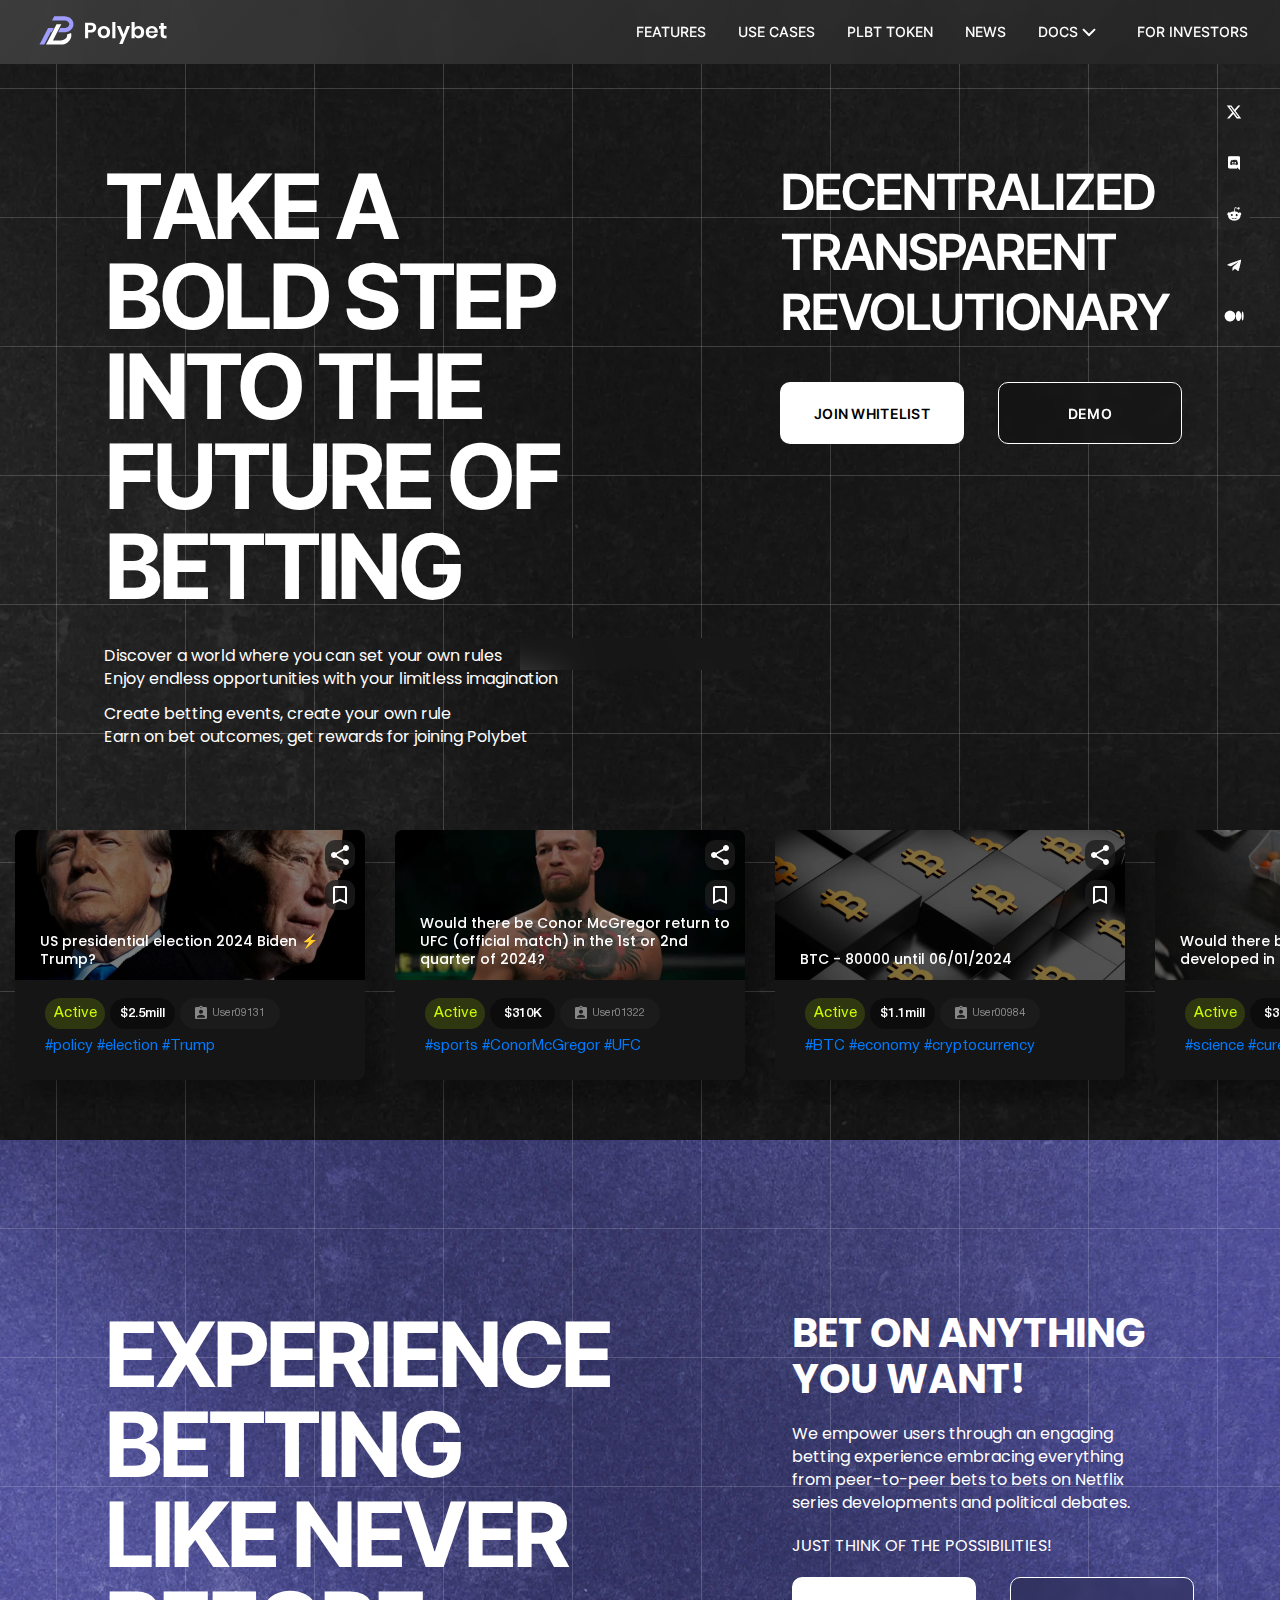
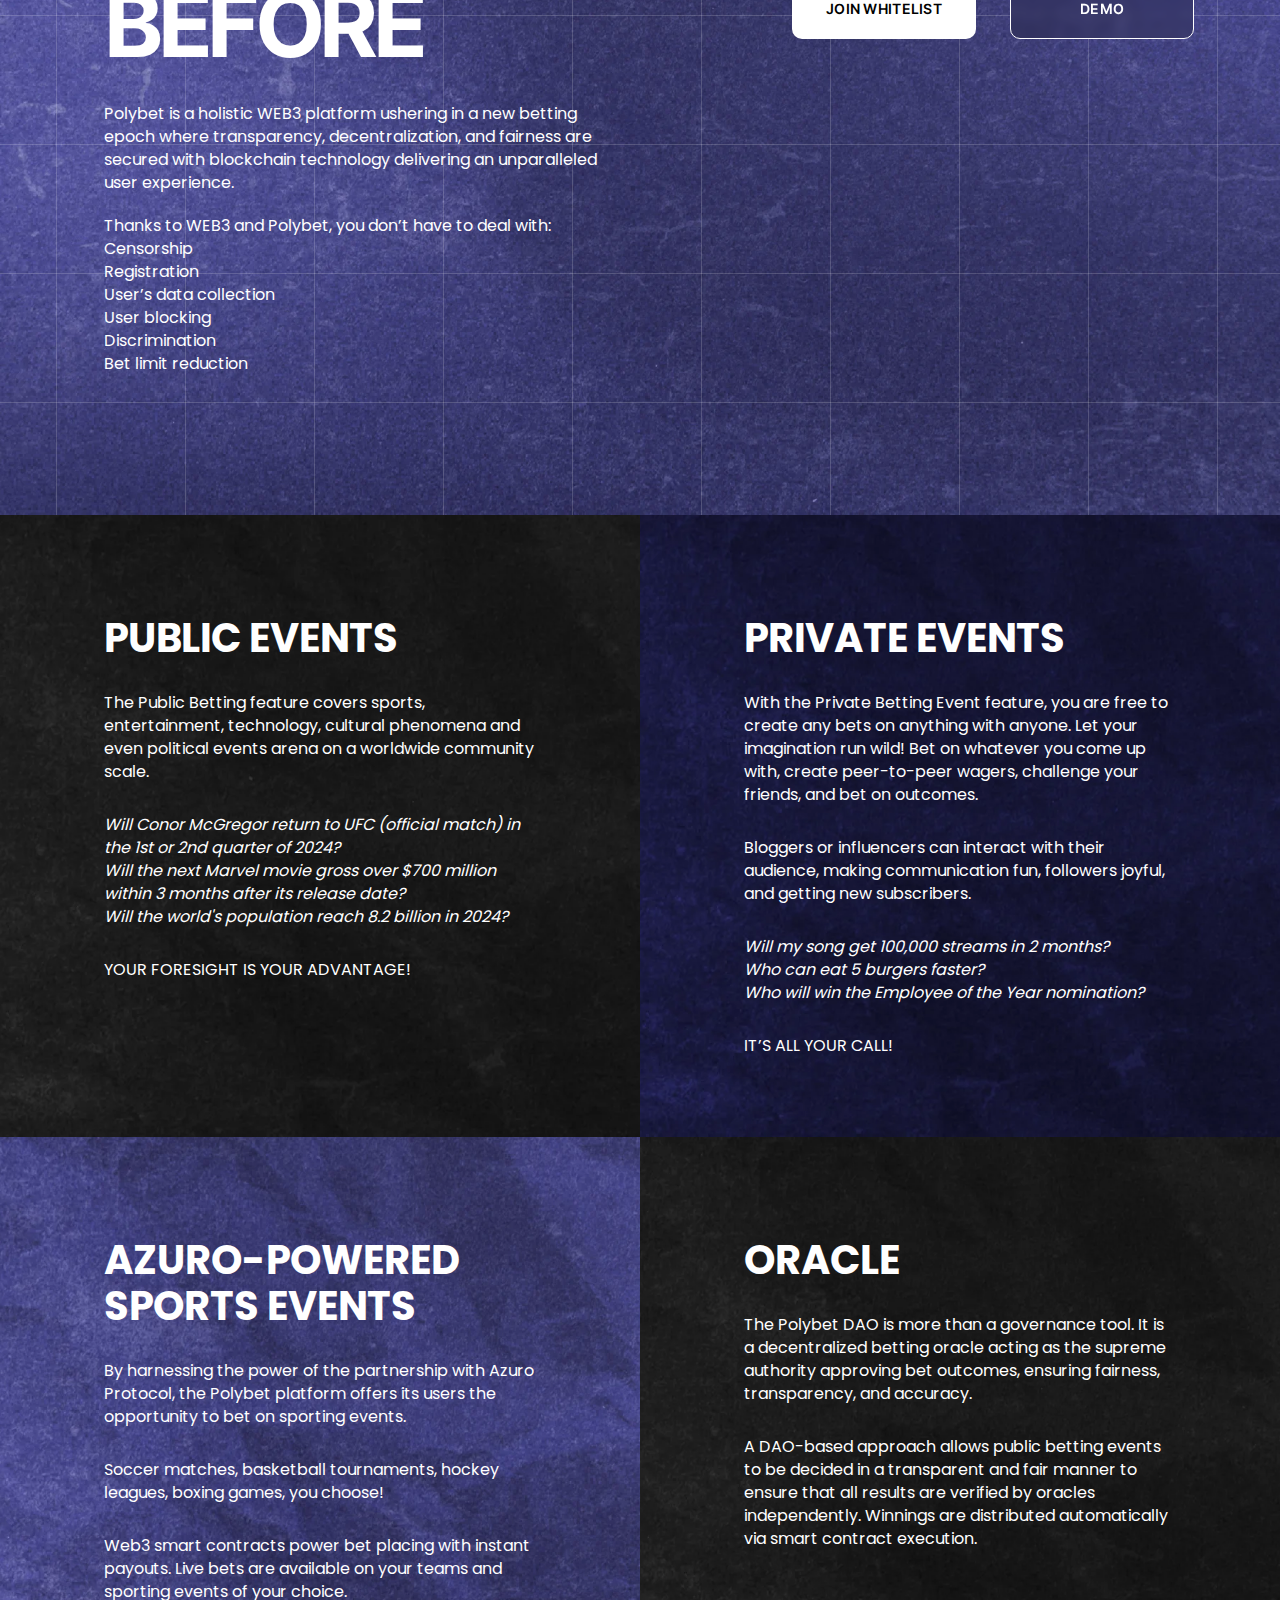
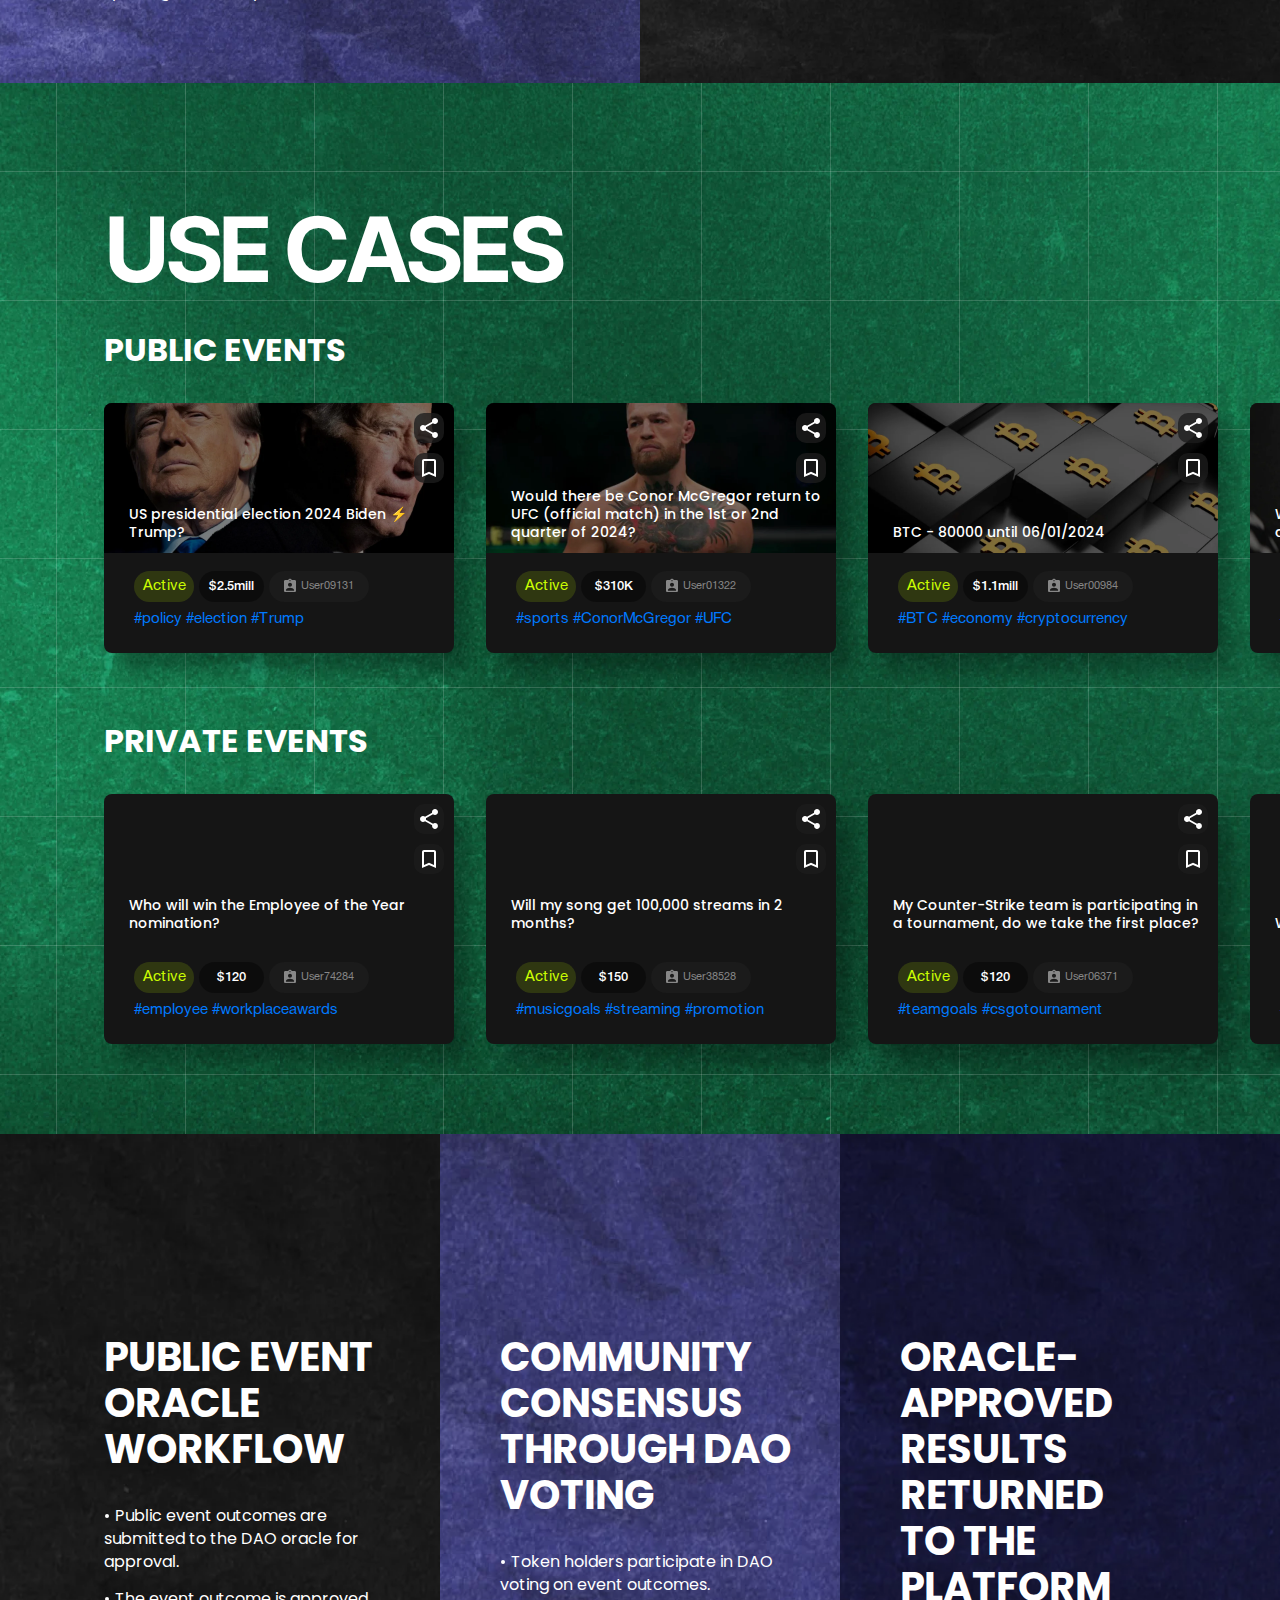
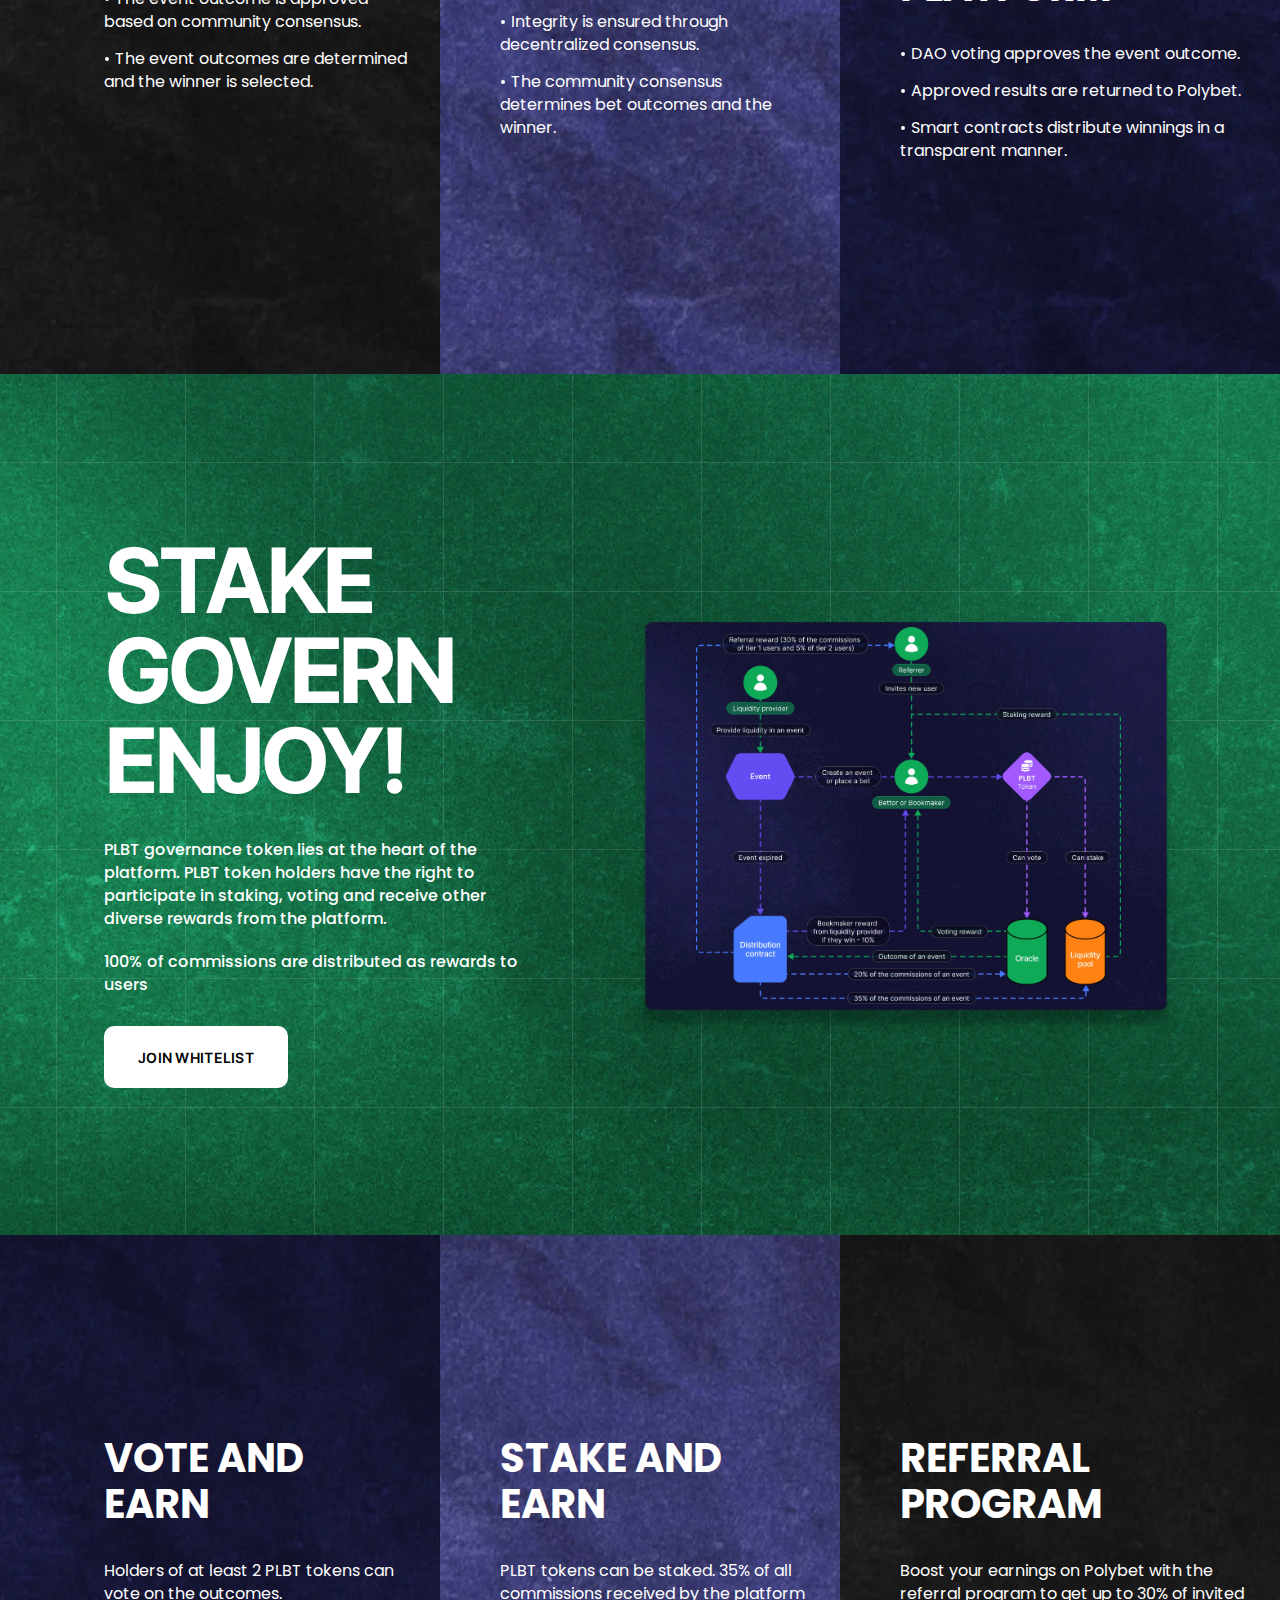
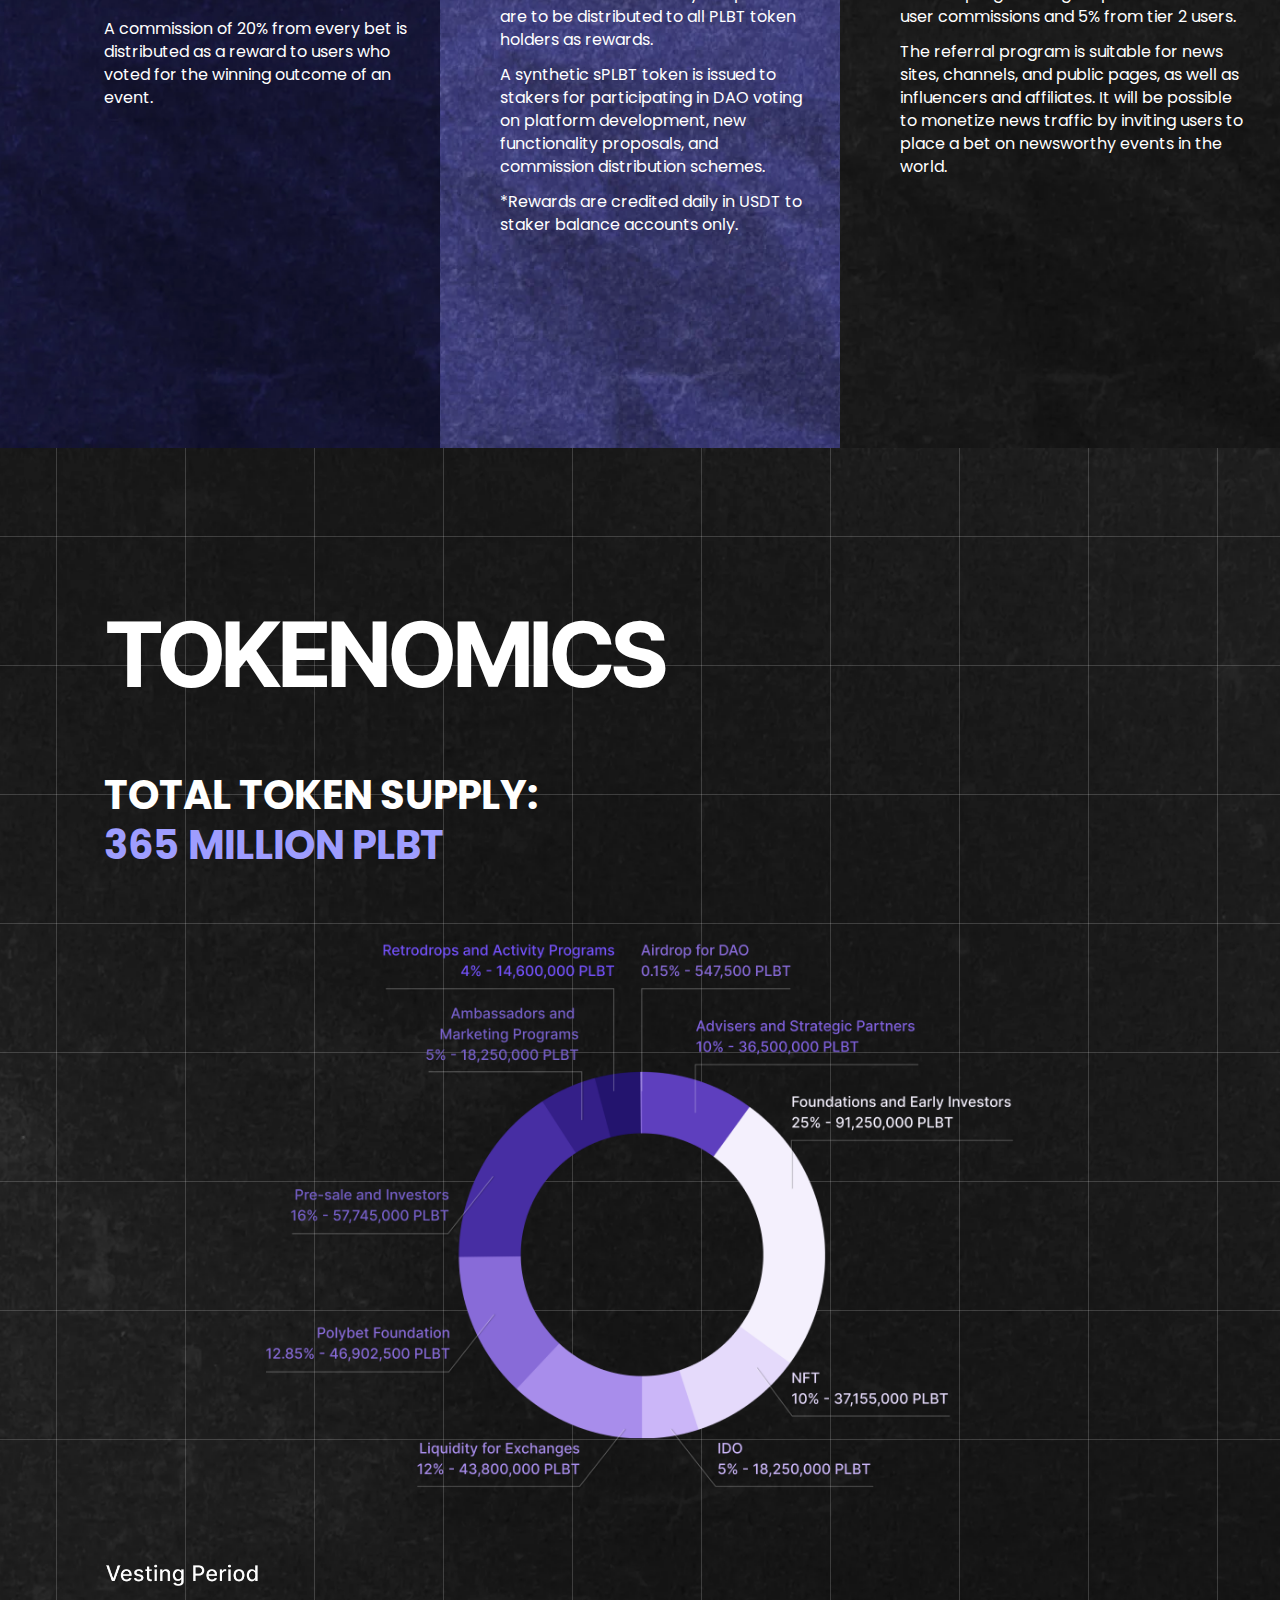
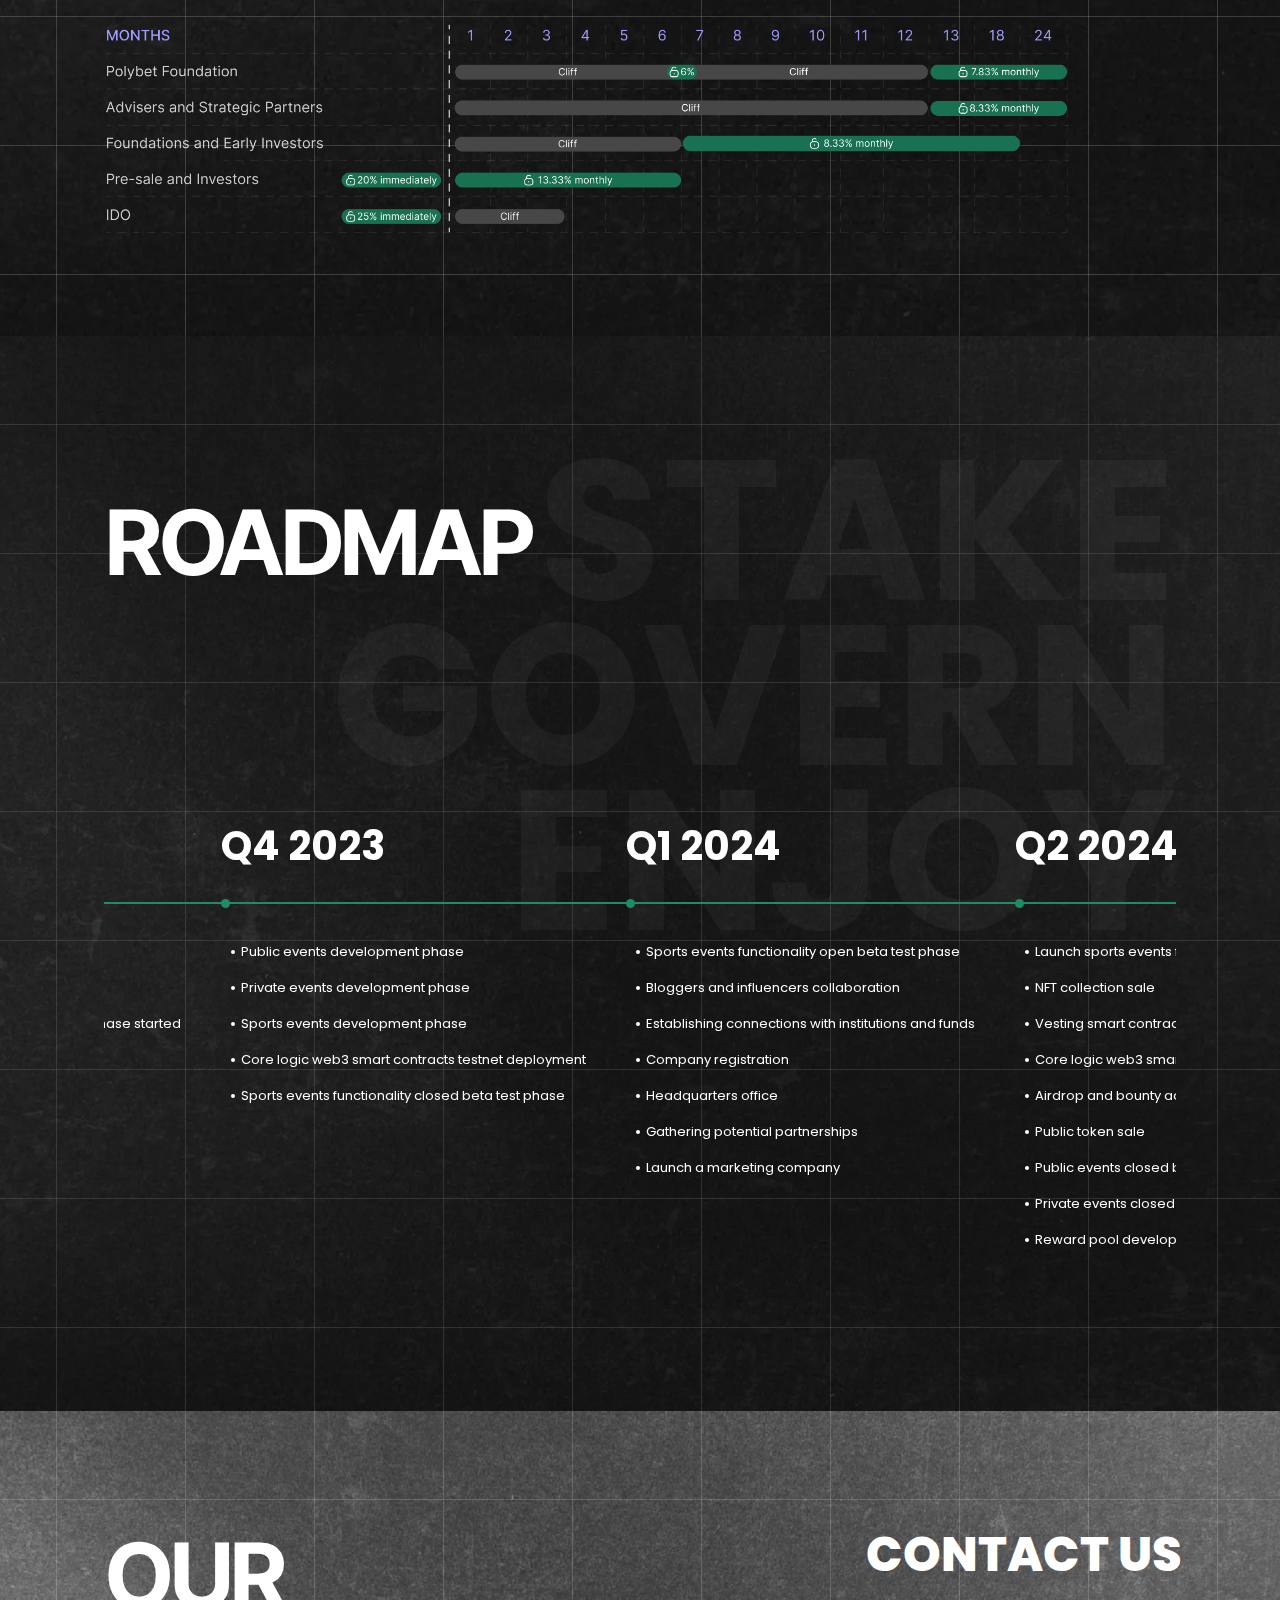
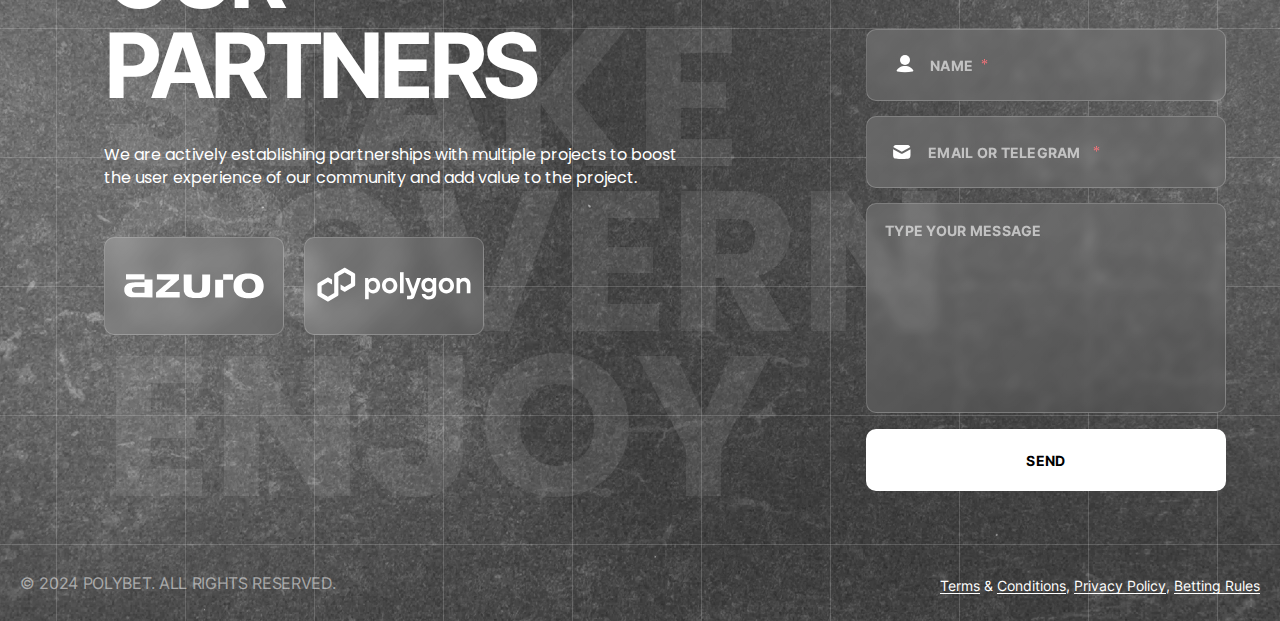
<file: index.min.html>
<!DOCTYPE html><html lang="en"><head><meta charset="UTF-8"><meta http-equiv="X-UA-Compatible" content="IE=edge"><meta name="viewport" content="width=device-width,initial-scale=1"><link rel="stylesheet" href="css/main.min.css"><link rel="shortcut icon" href="favicon.svg" type="image/x-icon"><title>Polybet</title><script async src="https://www.googletagmanager.com/gtag/js?id=G-K4V82F8FN4"></script><script>function gtag(){dataLayer.push(arguments)}window.dataLayer=window.dataLayer||[],gtag("js",new Date),gtag("config","G-K4V82F8FN4")</script></head><body><div class="page"><header class="header_bg-grey"><div><a href="/" onclick="location.assign(document.URL)"><svg width="1030" height="360" viewBox="0 0 1030 360" fill="none" xmlns="http://www.w3.org/2000/svg"><path d="M237.542 107.033C257.441 107.033 274.254 119.679 274.254 134.655C274.254 149.631 257.441 162.273 237.542 162.273H208.56L192.422 193.3H237.537C252.315 193.3 266.002 189.179 277.121 182.196C294.152 171.539 305.251 154.193 305.251 134.645C305.281 102.313 274.893 76 237.542 76H163.262L147.118 107.033H237.542Z" fill="#9E9DFE"/><path d="M257.491 208.829C258.788 212.507 259.053 216.47 258.257 220.288C256.694 228.408 251.036 236.65 242.733 242.836C233.984 249.362 222.987 253.112 212.569 253.112H153.929L185.027 193.32L201.17 162.273L215.537 134.645H180.561L166.189 162.273L150.051 193.3L118.953 253.112L102.81 284.14H212.569C229.777 284.14 247.078 278.314 261.287 267.728C275.943 256.802 285.697 242.034 288.742 226.14C290.553 217.088 289.935 207.719 286.951 198.984L257.491 208.829Z" fill="white"/><path d="M137.218 193.31H144.454L160.598 162.277H153.356H118.38L102.242 193.31L71.138 253.102L55 284.135H89.9759L106.119 253.102L137.218 193.31Z" fill="#9E9DFE"/><path fill-rule="evenodd" clip-rule="evenodd" d="M613.588 237V117.397H590.798V237H613.588ZM806.242 151.823C800.208 148.16 793.42 146.328 785.877 146.328C778.335 146.328 771.87 148.106 766.482 151.661C761.202 155.217 757.431 160.012 755.168 166.046V117.397H732.379V237H755.168V218.251C757.431 224.285 761.202 229.134 766.482 232.798C771.87 236.353 778.335 238.131 785.877 238.131C793.42 238.131 800.208 236.3 806.242 232.636C812.276 228.973 816.963 223.693 820.304 216.797C823.752 209.793 825.476 201.604 825.476 192.23C825.476 182.855 823.752 174.72 820.304 167.824C816.963 160.82 812.276 155.487 806.242 151.823ZM761.633 173.319C766.159 168.578 771.87 166.208 778.766 166.208C785.877 166.208 791.588 168.524 795.898 173.158C800.208 177.791 802.363 184.148 802.363 192.23C802.363 200.311 800.208 206.668 795.898 211.301C791.588 215.827 785.877 218.09 778.766 218.09C771.87 218.09 766.159 215.773 761.633 211.14C757.216 206.399 755.007 200.095 755.007 192.23C755.007 184.256 757.216 177.953 761.633 173.319ZM989.829 217.443V237H977.869C967.848 237 960.144 234.576 954.756 229.727C949.476 224.878 946.836 216.797 946.836 205.483V166.693H934.391V147.459H946.836V125.316H969.626V147.459H989.667V166.693H969.626V205.806C969.626 210.116 970.488 213.133 972.212 214.857C973.936 216.581 976.845 217.443 980.94 217.443H989.829ZM925.81 188.835C925.81 191.098 925.541 193.684 925.002 196.593H859.382C859.705 204.567 861.86 210.439 865.847 214.211C869.833 217.982 874.79 219.868 880.716 219.868C885.996 219.868 890.36 218.575 893.808 215.989C897.364 213.403 899.627 209.901 900.596 205.483H924.679C923.493 211.732 920.961 217.335 917.082 222.292C913.203 227.249 908.193 231.128 902.051 233.929C896.017 236.731 889.282 238.131 881.848 238.131C873.12 238.131 865.362 236.3 858.574 232.636C851.785 228.865 846.505 223.531 842.734 216.635C838.963 209.739 837.077 201.604 837.077 192.23C837.077 182.855 838.963 174.72 842.734 167.824C846.505 160.82 851.785 155.487 858.574 151.823C865.362 148.16 873.12 146.328 881.848 146.328C890.683 146.328 898.387 148.16 904.96 151.823C911.641 155.487 916.759 160.551 920.315 167.016C923.978 173.373 925.81 180.646 925.81 188.835ZM902.859 186.573C903.182 179.246 901.243 173.696 897.041 169.925C892.946 166.154 887.882 164.268 881.848 164.268C875.706 164.268 870.534 166.154 866.332 169.925C862.129 173.696 859.813 179.246 859.382 186.573H902.859ZM649.558 147.459L673.964 208.231L696.591 147.459H721.643L666.852 279.669H641.639L661.842 234.414L624.183 147.459H649.558ZM528.791 146.328C537.519 146.328 545.331 148.16 552.227 151.823C559.23 155.487 564.726 160.82 568.712 167.824C572.699 174.72 574.693 182.855 574.693 192.23C574.693 201.604 572.699 209.739 568.712 216.635C564.726 223.531 559.23 228.865 552.227 232.636C545.331 236.3 537.519 238.131 528.791 238.131C520.063 238.131 512.197 236.3 505.193 232.636C498.297 228.865 492.856 223.531 488.869 216.635C484.882 209.739 482.889 201.604 482.889 192.23C482.889 182.855 484.882 174.72 488.869 167.824C492.856 160.82 498.297 155.487 505.193 151.823C512.197 148.16 520.063 146.328 528.791 146.328ZM528.791 166.046C522.434 166.046 517.046 168.309 512.628 172.834C508.21 177.252 506.002 183.717 506.002 192.23C506.002 200.742 508.21 207.261 512.628 211.786C517.046 216.204 522.434 218.413 528.791 218.413C535.148 218.413 540.536 216.204 544.953 211.786C549.371 207.261 551.58 200.742 551.58 192.23C551.58 183.717 549.371 177.252 544.953 172.834C540.536 168.309 535.148 166.046 528.791 166.046ZM413.134 237V194.654H431.882C444.92 194.654 454.941 191.421 461.945 184.956C469.056 178.491 472.612 169.817 472.612 158.935C472.612 147.836 469.164 139.055 462.268 132.59C455.48 126.124 445.351 122.892 431.882 122.892H390.344V237H413.134ZM449.499 158.935C449.499 170.572 442.819 176.39 429.458 176.39H413.134V141.317H429.458C436.569 141.317 441.687 142.826 444.812 145.843C447.937 148.86 449.499 153.224 449.499 158.935Z" fill="white"/></svg></a><ul class="menu"><li class="menu__item" data-goto=".goto-features">features</li><li class="menu__item" data-goto=".goto-cases">use cases</li><li class="menu__item" data-goto=".goto-stake">plbt token</li><li class="menu__item"><a href="https://twitter.com/polybet_app" target="_blank">news</a></li><li class="menu__item menu__item_dropdown" onclick="openDropdown()">docs<div id="docsRotate" class="rotate"><span class="left_arrow"></span><span class="right_arrow"></span></div><div id="docsDropdown" class="dropdown-content"><a href="https://polybet.gitbook.io/polybet/overview/white-paper" target="_blank">Whitepaper</a> <a href="https://polybet.gitbook.io/polybet/overview/roadmap" target="_blank">Roadmap</a> <a href="https://polybet.gitbook.io/polybet/overview/faq" target="_blank">FAQ</a></div></li><li class="menu__item"><a href="https://polybet.gitbook.io/polybet/overview/pitch-deck" target="_blank">for investors</a></li><li class="menu__grid"><div class="gridBg"></div></li><div class="menu__socials_mob"><a href="https://twitter.com/polybet_app" target="_blank"><svg width="32" height="32" fill="none" xmlns="http://www.w3.org/2000/svg"><g filter="url(#filter0_b_177_1859)"><rect width="32" height="32" rx="16" fill="url(#paint0_linear_177_1859)"/><rect x=".41" y=".41" width="31.179" height="31.179" rx="15.589" stroke="url(#paint1_linear_177_1859)" stroke-width=".821"/><path d="M20.14 9.6h2.209l-4.824 5.422L23.2 22.4h-4.444l-3.48-4.475-3.982 4.475h-2.21l5.16-5.8-5.444-7h4.556l3.146 4.09 3.639-4.09zm-.774 11.5h1.223l-7.898-10.27h-1.313l7.988 10.27z" fill="#fff"/></g><defs><linearGradient id="paint0_linear_177_1859" x1="0" y1="0" x2="32.011" y2="31.989" gradientUnits="userSpaceOnUse"><stop stop-color="#fff" stop-opacity=".15"/><stop offset="1" stop-color="#fff" stop-opacity=".02"/></linearGradient><linearGradient id="paint1_linear_177_1859" x1="31.111" y1="32" x2="-1.391" y2="30.518" gradientUnits="userSpaceOnUse"><stop stop-color="#fff" stop-opacity=".2"/><stop offset="1" stop-color="#fff" stop-opacity=".1"/><stop offset="1" stop-color="#fff" stop-opacity=".05"/></linearGradient><filter id="filter0_b_177_1859" x="-8.21" y="-8.21" width="48.42" height="48.42" filterUnits="userSpaceOnUse" color-interpolation-filters="sRGB"><feFlood flood-opacity="0" result="BackgroundImageFix"/><feGaussianBlur in="BackgroundImageFix" stdDeviation="4.105"/><feComposite in2="SourceAlpha" operator="in" result="effect1_backgroundBlur_177_1859"/><feBlend in="SourceGraphic" in2="effect1_backgroundBlur_177_1859" result="shape"/></filter></defs></svg> </a><a href="https://discord.gg/polybet" target="_blank"><svg width="32" height="32" fill="none" xmlns="http://www.w3.org/2000/svg"><g filter="url(#filter0_b_177_1861)"><rect width="32" height="32" rx="16" fill="url(#paint0_linear_177_1861)"/><rect x=".41" y=".41" width="31.179" height="31.179" rx="15.589" stroke="url(#paint1_linear_177_1861)" stroke-width=".821"/><path fill-rule="evenodd" clip-rule="evenodd" d="M11.406 9.333h9.188A1.41 1.41 0 0122 10.747v12.3l-1.474-1.303-.83-.768-.878-.814.364 1.269h-7.776A1.409 1.409 0 0110 20.016v-9.269a1.409 1.409 0 011.406-1.414zm6.089 8.4c.206.262.452.557.452.557a2.506 2.506 0 002.099-1.044 9.182 9.182 0 00-.986-3.998 3.392 3.392 0 00-1.929-.72l-.096.11a4.563 4.563 0 011.708.871 5.592 5.592 0 00-3.45-.645.67.67 0 00-.116.014 5.147 5.147 0 00-1.558.432c-.254.117-.405.199-.405.199a4.626 4.626 0 011.804-.898l-.069-.083a3.392 3.392 0 00-1.928.72 9.182 9.182 0 00-.986 3.998 2.486 2.486 0 002.091 1.042s.254-.308.46-.569a2.133 2.133 0 01-1.2-.809c.246.163.51.3.785.406.326.13.664.228 1.008.295a4.803 4.803 0 001.776.007c.342-.06.675-.159.994-.295.277-.104.542-.24.789-.404-.305.41-.746.698-1.243.814zm-3.237-2.404a.764.764 0 01.499-.243.726.726 0 01.701.761.727.727 0 01-.701.761.764.764 0 01-.5-1.279zm2.562-.146a.764.764 0 01.44-.097h.002a.727.727 0 01.7.761.764.764 0 11-1.142-.664z" fill="#fff"/></g><defs><linearGradient id="paint0_linear_177_1861" x1="0" y1="0" x2="32.011" y2="31.989" gradientUnits="userSpaceOnUse"><stop stop-color="#fff" stop-opacity=".15"/><stop offset="1" stop-color="#fff" stop-opacity=".02"/></linearGradient><linearGradient id="paint1_linear_177_1861" x1="31.111" y1="32" x2="-1.391" y2="30.518" gradientUnits="userSpaceOnUse"><stop stop-color="#fff" stop-opacity=".2"/><stop offset="1" stop-color="#fff" stop-opacity=".1"/><stop offset="1" stop-color="#fff" stop-opacity=".05"/></linearGradient><filter id="filter0_b_177_1861" x="-8.21" y="-8.21" width="48.42" height="48.42" filterUnits="userSpaceOnUse" color-interpolation-filters="sRGB"><feFlood flood-opacity="0" result="BackgroundImageFix"/><feGaussianBlur in="BackgroundImageFix" stdDeviation="4.105"/><feComposite in2="SourceAlpha" operator="in" result="effect1_backgroundBlur_177_1861"/><feBlend in="SourceGraphic" in2="effect1_backgroundBlur_177_1861" result="shape"/></filter></defs></svg> </a><a href="https://www.reddit.com/user/Polybet_app" target="_blank"><svg width="32" height="32" fill="none" xmlns="http://www.w3.org/2000/svg"><g filter="url(#filter0_b_177_1865)"><rect width="32" height="32" rx="16" fill="url(#paint0_linear_177_1865)"/><rect x=".41" y=".41" width="31.179" height="31.179" rx="15.589" stroke="url(#paint1_linear_177_1865)" stroke-width=".821"/><path d="M23.243 16.002c-.03-.893-.737-1.59-1.58-1.56-.374.013-.73.176-1 .449a7.128 7.128 0 00-4.02-1.365l.677-3.46 2.235.499c.062.61.576 1.05 1.15.984.573-.066.989-.612.926-1.221-.062-.61-.576-1.051-1.15-.985a1.03 1.03 0 00-.789.544l-2.559-.544a.325.325 0 00-.387.262v.006l-.77 3.849a7.18 7.18 0 00-4.073 1.365 1.46 1.46 0 00-2.154.072 1.69 1.69 0 00.067 2.288c.12.119.257.22.41.292-.01.163-.01.326 0 .488 0 2.485 2.726 4.506 6.087 4.506 3.361 0 6.087-2.019 6.087-4.506.01-.162.01-.325 0-.488.524-.278.854-.852.843-1.475zm-10.442 1.111c0-.612.47-1.11 1.046-1.11.576 0 1.046.498 1.046 1.11 0 .612-.47 1.111-1.046 1.111-.579-.005-1.046-.499-1.046-1.11zm6.066 3.094v-.044a3.851 3.851 0 01-2.58.855 3.85 3.85 0 01-2.58-.855.314.314 0 01.039-.422.27.27 0 01.358 0 3.272 3.272 0 002.172.698 3.294 3.294 0 002.183-.676.282.282 0 01.413.006c.112.12.11.32-.005.438zm-.143-1.903h-.052l.008-.041c-.576 0-1.046-.5-1.046-1.111 0-.612.47-1.111 1.046-1.111.576 0 1.046.499 1.046 1.11.024.613-.425 1.128-1.002 1.153z" fill="#fff"/></g><defs><linearGradient id="paint0_linear_177_1865" x1="0" y1="0" x2="32.011" y2="31.989" gradientUnits="userSpaceOnUse"><stop stop-color="#fff" stop-opacity=".15"/><stop offset="1" stop-color="#fff" stop-opacity=".02"/></linearGradient><linearGradient id="paint1_linear_177_1865" x1="31.111" y1="32" x2="-1.391" y2="30.518" gradientUnits="userSpaceOnUse"><stop stop-color="#fff" stop-opacity=".2"/><stop offset="1" stop-color="#fff" stop-opacity=".1"/><stop offset="1" stop-color="#fff" stop-opacity=".05"/></linearGradient><filter id="filter0_b_177_1865" x="-8.21" y="-8.21" width="48.42" height="48.42" filterUnits="userSpaceOnUse" color-interpolation-filters="sRGB"><feFlood flood-opacity="0" result="BackgroundImageFix"/><feGaussianBlur in="BackgroundImageFix" stdDeviation="4.105"/><feComposite in2="SourceAlpha" operator="in" result="effect1_backgroundBlur_177_1865"/><feBlend in="SourceGraphic" in2="effect1_backgroundBlur_177_1865" result="shape"/></filter></defs></svg> </a><a href="https://t.me/polybet_app" target="_blank"><svg width="32" height="32" fill="none" xmlns="http://www.w3.org/2000/svg"><g filter="url(#filter0_b_177_1867)"><rect width="32" height="32" rx="16" fill="url(#paint0_linear_177_1867)"/><rect x=".41" y=".41" width="31.179" height="31.179" rx="15.589" stroke="url(#paint1_linear_177_1867)" stroke-width=".821"/><path d="M23.024 10.905a.292.292 0 00-.2-.217 1.029 1.029 0 00-.54.038s-12.017 4.32-12.703 4.798c-.149.103-.198.163-.223.234-.118.34.251.49.251.49l3.098 1.01a.343.343 0 00.156-.01c.705-.445 7.09-4.477 7.459-4.612.058-.018.1 0 .091.043-.15.516-5.664 5.416-5.695 5.446a.118.118 0 00-.043.102l-.288 3.022s-.12.943.82 0a25.841 25.841 0 011.63-1.49c1.065.735 2.211 1.548 2.705 1.972a.86.86 0 00.628.242c.471-.018.6-.533.6-.533s2.19-8.811 2.263-9.992c.007-.116.017-.19.018-.27a.976.976 0 00-.027-.273z" fill="#fff"/></g><defs><linearGradient id="paint0_linear_177_1867" x1="0" y1="0" x2="32.011" y2="31.989" gradientUnits="userSpaceOnUse"><stop stop-color="#fff" stop-opacity=".15"/><stop offset="1" stop-color="#fff" stop-opacity=".02"/></linearGradient><linearGradient id="paint1_linear_177_1867" x1="31.111" y1="32" x2="-1.391" y2="30.518" gradientUnits="userSpaceOnUse"><stop stop-color="#fff" stop-opacity=".2"/><stop offset="1" stop-color="#fff" stop-opacity=".1"/><stop offset="1" stop-color="#fff" stop-opacity=".05"/></linearGradient><filter id="filter0_b_177_1867" x="-8.21" y="-8.21" width="48.42" height="48.42" filterUnits="userSpaceOnUse" color-interpolation-filters="sRGB"><feFlood flood-opacity="0" result="BackgroundImageFix"/><feGaussianBlur in="BackgroundImageFix" stdDeviation="4.105"/><feComposite in2="SourceAlpha" operator="in" result="effect1_backgroundBlur_177_1867"/><feBlend in="SourceGraphic" in2="effect1_backgroundBlur_177_1867" result="shape"/></filter></defs></svg> </a><a href="https://medium.com/@info_21567" target="_blank"><svg width="32" height="32" fill="none" xmlns="http://www.w3.org/2000/svg"><g filter="url(#filter0_b_177_1869)"><rect width="32" height="32" rx="16" fill="url(#paint0_linear_177_1869)"/><rect x=".41" y=".41" width="31.179" height="31.179" rx="15.589" stroke="url(#paint1_linear_177_1869)" stroke-width=".821"/><path d="M11.994 10.668c2.94 0 5.325 2.401 5.325 5.363 0 2.96-2.384 5.361-5.325 5.361-2.941 0-5.326-2.4-5.326-5.361 0-2.962 2.384-5.362 5.326-5.362zm8.504.315c1.47 0 2.663 2.26 2.663 5.048 0 2.787-1.192 5.048-2.663 5.048-1.47 0-2.662-2.261-2.662-5.048 0-2.788 1.192-5.048 2.662-5.048zm4.116.525c.517 0 .937 2.025.937 4.523 0 2.497-.42 4.522-.937 4.522-.517 0-.936-2.025-.936-4.522 0-2.498.42-4.523.936-4.523z" fill="#fff"/></g><defs><linearGradient id="paint0_linear_177_1869" x1="0" y1="0" x2="32.011" y2="31.989" gradientUnits="userSpaceOnUse"><stop stop-color="#fff" stop-opacity=".15"/><stop offset="1" stop-color="#fff" stop-opacity=".02"/></linearGradient><linearGradient id="paint1_linear_177_1869" x1="31.111" y1="32" x2="-1.391" y2="30.518" gradientUnits="userSpaceOnUse"><stop stop-color="#fff" stop-opacity=".2"/><stop offset="1" stop-color="#fff" stop-opacity=".1"/><stop offset="1" stop-color="#fff" stop-opacity=".05"/></linearGradient><filter id="filter0_b_177_1869" x="-8.21" y="-8.21" width="48.42" height="48.42" filterUnits="userSpaceOnUse" color-interpolation-filters="sRGB"><feFlood flood-opacity="0" result="BackgroundImageFix"/><feGaussianBlur in="BackgroundImageFix" stdDeviation="4.105"/><feComposite in2="SourceAlpha" operator="in" result="effect1_backgroundBlur_177_1869"/><feBlend in="SourceGraphic" in2="effect1_backgroundBlur_177_1869" result="shape"/></filter></defs></svg></a></div></ul><div class="menu_mob" id="menu_mob"><span></span></div></div></header><div class="socials"><div></div><div><a href="https://twitter.com/polybet_app" target="_blank"><svg width="32" height="32" fill="none" xmlns="http://www.w3.org/2000/svg"><g filter="url(#filter0_b_177_1859)"><rect width="32" height="32" rx="16" fill="url(#paint0_linear_177_1859)"/><rect x=".41" y=".41" width="31.179" height="31.179" rx="15.589" stroke="url(#paint1_linear_177_1859)" stroke-width=".821"/><path d="M20.14 9.6h2.209l-4.824 5.422L23.2 22.4h-4.444l-3.48-4.475-3.982 4.475h-2.21l5.16-5.8-5.444-7h4.556l3.146 4.09 3.639-4.09zm-.774 11.5h1.223l-7.898-10.27h-1.313l7.988 10.27z" fill="#fff"/></g><defs><linearGradient id="paint0_linear_177_1859" x1="0" y1="0" x2="32.011" y2="31.989" gradientUnits="userSpaceOnUse"><stop stop-color="#fff" stop-opacity=".15"/><stop offset="1" stop-color="#fff" stop-opacity=".02"/></linearGradient><linearGradient id="paint1_linear_177_1859" x1="31.111" y1="32" x2="-1.391" y2="30.518" gradientUnits="userSpaceOnUse"><stop stop-color="#fff" stop-opacity=".2"/><stop offset="1" stop-color="#fff" stop-opacity=".1"/><stop offset="1" stop-color="#fff" stop-opacity=".05"/></linearGradient><filter id="filter0_b_177_1859" x="-8.21" y="-8.21" width="48.42" height="48.42" filterUnits="userSpaceOnUse" color-interpolation-filters="sRGB"><feFlood flood-opacity="0" result="BackgroundImageFix"/><feGaussianBlur in="BackgroundImageFix" stdDeviation="4.105"/><feComposite in2="SourceAlpha" operator="in" result="effect1_backgroundBlur_177_1859"/><feBlend in="SourceGraphic" in2="effect1_backgroundBlur_177_1859" result="shape"/></filter></defs></svg> </a><a href="https://discord.gg/polybet" target="_blank"><svg width="32" height="32" fill="none" xmlns="http://www.w3.org/2000/svg"><g filter="url(#filter0_b_177_1861)"><rect width="32" height="32" rx="16" fill="url(#paint0_linear_177_1861)"/><rect x=".41" y=".41" width="31.179" height="31.179" rx="15.589" stroke="url(#paint1_linear_177_1861)" stroke-width=".821"/><path fill-rule="evenodd" clip-rule="evenodd" d="M11.406 9.333h9.188A1.41 1.41 0 0122 10.747v12.3l-1.474-1.303-.83-.768-.878-.814.364 1.269h-7.776A1.409 1.409 0 0110 20.016v-9.269a1.409 1.409 0 011.406-1.414zm6.089 8.4c.206.262.452.557.452.557a2.506 2.506 0 002.099-1.044 9.182 9.182 0 00-.986-3.998 3.392 3.392 0 00-1.929-.72l-.096.11a4.563 4.563 0 011.708.871 5.592 5.592 0 00-3.45-.645.67.67 0 00-.116.014 5.147 5.147 0 00-1.558.432c-.254.117-.405.199-.405.199a4.626 4.626 0 011.804-.898l-.069-.083a3.392 3.392 0 00-1.928.72 9.182 9.182 0 00-.986 3.998 2.486 2.486 0 002.091 1.042s.254-.308.46-.569a2.133 2.133 0 01-1.2-.809c.246.163.51.3.785.406.326.13.664.228 1.008.295a4.803 4.803 0 001.776.007c.342-.06.675-.159.994-.295.277-.104.542-.24.789-.404-.305.41-.746.698-1.243.814zm-3.237-2.404a.764.764 0 01.499-.243.726.726 0 01.701.761.727.727 0 01-.701.761.764.764 0 01-.5-1.279zm2.562-.146a.764.764 0 01.44-.097h.002a.727.727 0 01.7.761.764.764 0 11-1.142-.664z" fill="#fff"/></g><defs><linearGradient id="paint0_linear_177_1861" x1="0" y1="0" x2="32.011" y2="31.989" gradientUnits="userSpaceOnUse"><stop stop-color="#fff" stop-opacity=".15"/><stop offset="1" stop-color="#fff" stop-opacity=".02"/></linearGradient><linearGradient id="paint1_linear_177_1861" x1="31.111" y1="32" x2="-1.391" y2="30.518" gradientUnits="userSpaceOnUse"><stop stop-color="#fff" stop-opacity=".2"/><stop offset="1" stop-color="#fff" stop-opacity=".1"/><stop offset="1" stop-color="#fff" stop-opacity=".05"/></linearGradient><filter id="filter0_b_177_1861" x="-8.21" y="-8.21" width="48.42" height="48.42" filterUnits="userSpaceOnUse" color-interpolation-filters="sRGB"><feFlood flood-opacity="0" result="BackgroundImageFix"/><feGaussianBlur in="BackgroundImageFix" stdDeviation="4.105"/><feComposite in2="SourceAlpha" operator="in" result="effect1_backgroundBlur_177_1861"/><feBlend in="SourceGraphic" in2="effect1_backgroundBlur_177_1861" result="shape"/></filter></defs></svg> </a><a href="https://www.reddit.com/user/Polybet_app" target="_blank"><svg width="32" height="32" fill="none" xmlns="http://www.w3.org/2000/svg"><g filter="url(#filter0_b_177_1865)"><rect width="32" height="32" rx="16" fill="url(#paint0_linear_177_1865)"/><rect x=".41" y=".41" width="31.179" height="31.179" rx="15.589" stroke="url(#paint1_linear_177_1865)" stroke-width=".821"/><path d="M23.243 16.002c-.03-.893-.737-1.59-1.58-1.56-.374.013-.73.176-1 .449a7.128 7.128 0 00-4.02-1.365l.677-3.46 2.235.499c.062.61.576 1.05 1.15.984.573-.066.989-.612.926-1.221-.062-.61-.576-1.051-1.15-.985a1.03 1.03 0 00-.789.544l-2.559-.544a.325.325 0 00-.387.262v.006l-.77 3.849a7.18 7.18 0 00-4.073 1.365 1.46 1.46 0 00-2.154.072 1.69 1.69 0 00.067 2.288c.12.119.257.22.41.292-.01.163-.01.326 0 .488 0 2.485 2.726 4.506 6.087 4.506 3.361 0 6.087-2.019 6.087-4.506.01-.162.01-.325 0-.488.524-.278.854-.852.843-1.475zm-10.442 1.111c0-.612.47-1.11 1.046-1.11.576 0 1.046.498 1.046 1.11 0 .612-.47 1.111-1.046 1.111-.579-.005-1.046-.499-1.046-1.11zm6.066 3.094v-.044a3.851 3.851 0 01-2.58.855 3.85 3.85 0 01-2.58-.855.314.314 0 01.039-.422.27.27 0 01.358 0 3.272 3.272 0 002.172.698 3.294 3.294 0 002.183-.676.282.282 0 01.413.006c.112.12.11.32-.005.438zm-.143-1.903h-.052l.008-.041c-.576 0-1.046-.5-1.046-1.111 0-.612.47-1.111 1.046-1.111.576 0 1.046.499 1.046 1.11.024.613-.425 1.128-1.002 1.153z" fill="#fff"/></g><defs><linearGradient id="paint0_linear_177_1865" x1="0" y1="0" x2="32.011" y2="31.989" gradientUnits="userSpaceOnUse"><stop stop-color="#fff" stop-opacity=".15"/><stop offset="1" stop-color="#fff" stop-opacity=".02"/></linearGradient><linearGradient id="paint1_linear_177_1865" x1="31.111" y1="32" x2="-1.391" y2="30.518" gradientUnits="userSpaceOnUse"><stop stop-color="#fff" stop-opacity=".2"/><stop offset="1" stop-color="#fff" stop-opacity=".1"/><stop offset="1" stop-color="#fff" stop-opacity=".05"/></linearGradient><filter id="filter0_b_177_1865" x="-8.21" y="-8.21" width="48.42" height="48.42" filterUnits="userSpaceOnUse" color-interpolation-filters="sRGB"><feFlood flood-opacity="0" result="BackgroundImageFix"/><feGaussianBlur in="BackgroundImageFix" stdDeviation="4.105"/><feComposite in2="SourceAlpha" operator="in" result="effect1_backgroundBlur_177_1865"/><feBlend in="SourceGraphic" in2="effect1_backgroundBlur_177_1865" result="shape"/></filter></defs></svg> </a><a href="https://t.me/polybet_app" target="_blank"><svg width="32" height="32" fill="none" xmlns="http://www.w3.org/2000/svg"><g filter="url(#filter0_b_177_1867)"><rect width="32" height="32" rx="16" fill="url(#paint0_linear_177_1867)"/><rect x=".41" y=".41" width="31.179" height="31.179" rx="15.589" stroke="url(#paint1_linear_177_1867)" stroke-width=".821"/><path d="M23.024 10.905a.292.292 0 00-.2-.217 1.029 1.029 0 00-.54.038s-12.017 4.32-12.703 4.798c-.149.103-.198.163-.223.234-.118.34.251.49.251.49l3.098 1.01a.343.343 0 00.156-.01c.705-.445 7.09-4.477 7.459-4.612.058-.018.1 0 .091.043-.15.516-5.664 5.416-5.695 5.446a.118.118 0 00-.043.102l-.288 3.022s-.12.943.82 0a25.841 25.841 0 011.63-1.49c1.065.735 2.211 1.548 2.705 1.972a.86.86 0 00.628.242c.471-.018.6-.533.6-.533s2.19-8.811 2.263-9.992c.007-.116.017-.19.018-.27a.976.976 0 00-.027-.273z" fill="#fff"/></g><defs><linearGradient id="paint0_linear_177_1867" x1="0" y1="0" x2="32.011" y2="31.989" gradientUnits="userSpaceOnUse"><stop stop-color="#fff" stop-opacity=".15"/><stop offset="1" stop-color="#fff" stop-opacity=".02"/></linearGradient><linearGradient id="paint1_linear_177_1867" x1="31.111" y1="32" x2="-1.391" y2="30.518" gradientUnits="userSpaceOnUse"><stop stop-color="#fff" stop-opacity=".2"/><stop offset="1" stop-color="#fff" stop-opacity=".1"/><stop offset="1" stop-color="#fff" stop-opacity=".05"/></linearGradient><filter id="filter0_b_177_1867" x="-8.21" y="-8.21" width="48.42" height="48.42" filterUnits="userSpaceOnUse" color-interpolation-filters="sRGB"><feFlood flood-opacity="0" result="BackgroundImageFix"/><feGaussianBlur in="BackgroundImageFix" stdDeviation="4.105"/><feComposite in2="SourceAlpha" operator="in" result="effect1_backgroundBlur_177_1867"/><feBlend in="SourceGraphic" in2="effect1_backgroundBlur_177_1867" result="shape"/></filter></defs></svg> </a><a href="https://medium.com/@info_21567" target="_blank"><svg width="32" height="32" fill="none" xmlns="http://www.w3.org/2000/svg"><g filter="url(#filter0_b_177_1869)"><rect width="32" height="32" rx="16" fill="url(#paint0_linear_177_1869)"/><rect x=".41" y=".41" width="31.179" height="31.179" rx="15.589" stroke="url(#paint1_linear_177_1869)" stroke-width=".821"/><path d="M11.994 10.668c2.94 0 5.325 2.401 5.325 5.363 0 2.96-2.384 5.361-5.325 5.361-2.941 0-5.326-2.4-5.326-5.361 0-2.962 2.384-5.362 5.326-5.362zm8.504.315c1.47 0 2.663 2.26 2.663 5.048 0 2.787-1.192 5.048-2.663 5.048-1.47 0-2.662-2.261-2.662-5.048 0-2.788 1.192-5.048 2.662-5.048zm4.116.525c.517 0 .937 2.025.937 4.523 0 2.497-.42 4.522-.937 4.522-.517 0-.936-2.025-.936-4.522 0-2.498.42-4.523.936-4.523z" fill="#fff"/></g><defs><linearGradient id="paint0_linear_177_1869" x1="0" y1="0" x2="32.011" y2="31.989" gradientUnits="userSpaceOnUse"><stop stop-color="#fff" stop-opacity=".15"/><stop offset="1" stop-color="#fff" stop-opacity=".02"/></linearGradient><linearGradient id="paint1_linear_177_1869" x1="31.111" y1="32" x2="-1.391" y2="30.518" gradientUnits="userSpaceOnUse"><stop stop-color="#fff" stop-opacity=".2"/><stop offset="1" stop-color="#fff" stop-opacity=".1"/><stop offset="1" stop-color="#fff" stop-opacity=".05"/></linearGradient><filter id="filter0_b_177_1869" x="-8.21" y="-8.21" width="48.42" height="48.42" filterUnits="userSpaceOnUse" color-interpolation-filters="sRGB"><feFlood flood-opacity="0" result="BackgroundImageFix"/><feGaussianBlur in="BackgroundImageFix" stdDeviation="4.105"/><feComposite in2="SourceAlpha" operator="in" result="effect1_backgroundBlur_177_1869"/><feBlend in="SourceGraphic" in2="effect1_backgroundBlur_177_1869" result="shape"/></filter></defs></svg></a></div></div><div class="modal" id="modalDemo" aria-hidden="true"><div class="modal__wrap"><div aria-modal="true"><div data-close class="modal__close"><svg width="24" height="24" viewBox="0 0 24 24" fill="none" xmlns="http://www.w3.org/2000/svg"><path d="M18 6L6 18" stroke="white" stroke-linecap="round" stroke-linejoin="round"/><path d="M6 6L18 18" stroke="white" stroke-linecap="round" stroke-linejoin="round"/></svg></div><div><iframe id="demo-video" src="https://www.youtube.com/embed/3TAhwOiJkDA?si=cycb4WMVRQLTkdi?enablejsapi=1" title="YouTube video player" frameborder="0" allow="accelerometer; clipboard-write; encrypted-media; gyroscope; picture-in-picture; web-share" allowfullscreen></iframe></div></div></div></div><div class="modal" id="modalJoin" aria-hidden="true"><div class="modal__wrap"><div class="modal__join" aria-modal="true"><div data-close class="modal__close"><svg width="24" height="24" viewBox="0 0 24 24" fill="none" xmlns="http://www.w3.org/2000/svg"><path d="M18 6L6 18" stroke="white" stroke-linecap="round" stroke-linejoin="round"/><path d="M6 6L18 18" stroke="white" stroke-linecap="round" stroke-linejoin="round"/></svg></div><div><form class="form" action="#" method="post" id="data-send"><h5>Join whitelist</h5><p>The best betting platform is coming soon</p><div class="input modal_name"><picture><source srcset="img/user.svg" type="image/svg"><img src="img/user.svg" loading="lazy" alt="user"></picture><input type="text" name="name" id="name-modal" placeholder="name" form="data-send" required> <label for="name-modal">Please fill the required fields</label> <span>*</span></div><div class="input modal_email"><picture><source srcset="img/email.svg" type="image/svg"><img src="img/email.svg" loading="lazy" alt="email"></picture><input type="text" name="email" id="email-modal" placeholder="Email or telegram" form="data-send" required> <label for="email-modal">Incorrect format</label> <span>*</span></div><button type="submit" class="button modal__button_white" id="button-modal">join</button></form><div class="form_ok" id="data-ok"><h5>We're glad you've joined US!</h5><p>The best betting platform is coming soon</p><button data-close type="button" class="button modal__button_white">ok</button></div><div class="modal__join_motivation"><p>Join us on social and get rewards</p></div><div class="modal__socials"><a href="https://twitter.com/polybet_app" target="_blank"><svg width="32" height="32" fill="none" xmlns="http://www.w3.org/2000/svg"><g filter="url(#filter0_b_177_1859)"><rect width="32" height="32" rx="16" fill="url(#paint0_linear_177_1859)"/><rect x=".41" y=".41" width="31.179" height="31.179" rx="15.589" stroke="url(#paint1_linear_177_1859)" stroke-width=".821"/><path d="M20.14 9.6h2.209l-4.824 5.422L23.2 22.4h-4.444l-3.48-4.475-3.982 4.475h-2.21l5.16-5.8-5.444-7h4.556l3.146 4.09 3.639-4.09zm-.774 11.5h1.223l-7.898-10.27h-1.313l7.988 10.27z" fill="#fff"/></g><defs><linearGradient id="paint0_linear_177_1859" x1="0" y1="0" x2="32.011" y2="31.989" gradientUnits="userSpaceOnUse"><stop stop-color="#fff" stop-opacity=".15"/><stop offset="1" stop-color="#fff" stop-opacity=".02"/></linearGradient><linearGradient id="paint1_linear_177_1859" x1="31.111" y1="32" x2="-1.391" y2="30.518" gradientUnits="userSpaceOnUse"><stop stop-color="#fff" stop-opacity=".2"/><stop offset="1" stop-color="#fff" stop-opacity=".1"/><stop offset="1" stop-color="#fff" stop-opacity=".05"/></linearGradient><filter id="filter0_b_177_1859" x="-8.21" y="-8.21" width="48.42" height="48.42" filterUnits="userSpaceOnUse" color-interpolation-filters="sRGB"><feFlood flood-opacity="0" result="BackgroundImageFix"/><feGaussianBlur in="BackgroundImageFix" stdDeviation="4.105"/><feComposite in2="SourceAlpha" operator="in" result="effect1_backgroundBlur_177_1859"/><feBlend in="SourceGraphic" in2="effect1_backgroundBlur_177_1859" result="shape"/></filter></defs></svg> </a><a href="https://discord.gg/polybet" target="_blank"><svg width="32" height="32" fill="none" xmlns="http://www.w3.org/2000/svg"><g filter="url(#filter0_b_177_1861)"><rect width="32" height="32" rx="16" fill="url(#paint0_linear_177_1861)"/><rect x=".41" y=".41" width="31.179" height="31.179" rx="15.589" stroke="url(#paint1_linear_177_1861)" stroke-width=".821"/><path fill-rule="evenodd" clip-rule="evenodd" d="M11.406 9.333h9.188A1.41 1.41 0 0122 10.747v12.3l-1.474-1.303-.83-.768-.878-.814.364 1.269h-7.776A1.409 1.409 0 0110 20.016v-9.269a1.409 1.409 0 011.406-1.414zm6.089 8.4c.206.262.452.557.452.557a2.506 2.506 0 002.099-1.044 9.182 9.182 0 00-.986-3.998 3.392 3.392 0 00-1.929-.72l-.096.11a4.563 4.563 0 011.708.871 5.592 5.592 0 00-3.45-.645.67.67 0 00-.116.014 5.147 5.147 0 00-1.558.432c-.254.117-.405.199-.405.199a4.626 4.626 0 011.804-.898l-.069-.083a3.392 3.392 0 00-1.928.72 9.182 9.182 0 00-.986 3.998 2.486 2.486 0 002.091 1.042s.254-.308.46-.569a2.133 2.133 0 01-1.2-.809c.246.163.51.3.785.406.326.13.664.228 1.008.295a4.803 4.803 0 001.776.007c.342-.06.675-.159.994-.295.277-.104.542-.24.789-.404-.305.41-.746.698-1.243.814zm-3.237-2.404a.764.764 0 01.499-.243.726.726 0 01.701.761.727.727 0 01-.701.761.764.764 0 01-.5-1.279zm2.562-.146a.764.764 0 01.44-.097h.002a.727.727 0 01.7.761.764.764 0 11-1.142-.664z" fill="#fff"/></g><defs><linearGradient id="paint0_linear_177_1861" x1="0" y1="0" x2="32.011" y2="31.989" gradientUnits="userSpaceOnUse"><stop stop-color="#fff" stop-opacity=".15"/><stop offset="1" stop-color="#fff" stop-opacity=".02"/></linearGradient><linearGradient id="paint1_linear_177_1861" x1="31.111" y1="32" x2="-1.391" y2="30.518" gradientUnits="userSpaceOnUse"><stop stop-color="#fff" stop-opacity=".2"/><stop offset="1" stop-color="#fff" stop-opacity=".1"/><stop offset="1" stop-color="#fff" stop-opacity=".05"/></linearGradient><filter id="filter0_b_177_1861" x="-8.21" y="-8.21" width="48.42" height="48.42" filterUnits="userSpaceOnUse" color-interpolation-filters="sRGB"><feFlood flood-opacity="0" result="BackgroundImageFix"/><feGaussianBlur in="BackgroundImageFix" stdDeviation="4.105"/><feComposite in2="SourceAlpha" operator="in" result="effect1_backgroundBlur_177_1861"/><feBlend in="SourceGraphic" in2="effect1_backgroundBlur_177_1861" result="shape"/></filter></defs></svg> </a><a href="https://www.reddit.com/user/Polybet_app" target="_blank"><svg width="32" height="32" fill="none" xmlns="http://www.w3.org/2000/svg"><g filter="url(#filter0_b_177_1865)"><rect width="32" height="32" rx="16" fill="url(#paint0_linear_177_1865)"/><rect x=".41" y=".41" width="31.179" height="31.179" rx="15.589" stroke="url(#paint1_linear_177_1865)" stroke-width=".821"/><path d="M23.243 16.002c-.03-.893-.737-1.59-1.58-1.56-.374.013-.73.176-1 .449a7.128 7.128 0 00-4.02-1.365l.677-3.46 2.235.499c.062.61.576 1.05 1.15.984.573-.066.989-.612.926-1.221-.062-.61-.576-1.051-1.15-.985a1.03 1.03 0 00-.789.544l-2.559-.544a.325.325 0 00-.387.262v.006l-.77 3.849a7.18 7.18 0 00-4.073 1.365 1.46 1.46 0 00-2.154.072 1.69 1.69 0 00.067 2.288c.12.119.257.22.41.292-.01.163-.01.326 0 .488 0 2.485 2.726 4.506 6.087 4.506 3.361 0 6.087-2.019 6.087-4.506.01-.162.01-.325 0-.488.524-.278.854-.852.843-1.475zm-10.442 1.111c0-.612.47-1.11 1.046-1.11.576 0 1.046.498 1.046 1.11 0 .612-.47 1.111-1.046 1.111-.579-.005-1.046-.499-1.046-1.11zm6.066 3.094v-.044a3.851 3.851 0 01-2.58.855 3.85 3.85 0 01-2.58-.855.314.314 0 01.039-.422.27.27 0 01.358 0 3.272 3.272 0 002.172.698 3.294 3.294 0 002.183-.676.282.282 0 01.413.006c.112.12.11.32-.005.438zm-.143-1.903h-.052l.008-.041c-.576 0-1.046-.5-1.046-1.111 0-.612.47-1.111 1.046-1.111.576 0 1.046.499 1.046 1.11.024.613-.425 1.128-1.002 1.153z" fill="#fff"/></g><defs><linearGradient id="paint0_linear_177_1865" x1="0" y1="0" x2="32.011" y2="31.989" gradientUnits="userSpaceOnUse"><stop stop-color="#fff" stop-opacity=".15"/><stop offset="1" stop-color="#fff" stop-opacity=".02"/></linearGradient><linearGradient id="paint1_linear_177_1865" x1="31.111" y1="32" x2="-1.391" y2="30.518" gradientUnits="userSpaceOnUse"><stop stop-color="#fff" stop-opacity=".2"/><stop offset="1" stop-color="#fff" stop-opacity=".1"/><stop offset="1" stop-color="#fff" stop-opacity=".05"/></linearGradient><filter id="filter0_b_177_1865" x="-8.21" y="-8.21" width="48.42" height="48.42" filterUnits="userSpaceOnUse" color-interpolation-filters="sRGB"><feFlood flood-opacity="0" result="BackgroundImageFix"/><feGaussianBlur in="BackgroundImageFix" stdDeviation="4.105"/><feComposite in2="SourceAlpha" operator="in" result="effect1_backgroundBlur_177_1865"/><feBlend in="SourceGraphic" in2="effect1_backgroundBlur_177_1865" result="shape"/></filter></defs></svg> </a><a href="https://t.me/polybet_app" target="_blank"><svg width="32" height="32" fill="none" xmlns="http://www.w3.org/2000/svg"><g filter="url(#filter0_b_177_1867)"><rect width="32" height="32" rx="16" fill="url(#paint0_linear_177_1867)"/><rect x=".41" y=".41" width="31.179" height="31.179" rx="15.589" stroke="url(#paint1_linear_177_1867)" stroke-width=".821"/><path d="M23.024 10.905a.292.292 0 00-.2-.217 1.029 1.029 0 00-.54.038s-12.017 4.32-12.703 4.798c-.149.103-.198.163-.223.234-.118.34.251.49.251.49l3.098 1.01a.343.343 0 00.156-.01c.705-.445 7.09-4.477 7.459-4.612.058-.018.1 0 .091.043-.15.516-5.664 5.416-5.695 5.446a.118.118 0 00-.043.102l-.288 3.022s-.12.943.82 0a25.841 25.841 0 011.63-1.49c1.065.735 2.211 1.548 2.705 1.972a.86.86 0 00.628.242c.471-.018.6-.533.6-.533s2.19-8.811 2.263-9.992c.007-.116.017-.19.018-.27a.976.976 0 00-.027-.273z" fill="#fff"/></g><defs><linearGradient id="paint0_linear_177_1867" x1="0" y1="0" x2="32.011" y2="31.989" gradientUnits="userSpaceOnUse"><stop stop-color="#fff" stop-opacity=".15"/><stop offset="1" stop-color="#fff" stop-opacity=".02"/></linearGradient><linearGradient id="paint1_linear_177_1867" x1="31.111" y1="32" x2="-1.391" y2="30.518" gradientUnits="userSpaceOnUse"><stop stop-color="#fff" stop-opacity=".2"/><stop offset="1" stop-color="#fff" stop-opacity=".1"/><stop offset="1" stop-color="#fff" stop-opacity=".05"/></linearGradient><filter id="filter0_b_177_1867" x="-8.21" y="-8.21" width="48.42" height="48.42" filterUnits="userSpaceOnUse" color-interpolation-filters="sRGB"><feFlood flood-opacity="0" result="BackgroundImageFix"/><feGaussianBlur in="BackgroundImageFix" stdDeviation="4.105"/><feComposite in2="SourceAlpha" operator="in" result="effect1_backgroundBlur_177_1867"/><feBlend in="SourceGraphic" in2="effect1_backgroundBlur_177_1867" result="shape"/></filter></defs></svg> </a><a href="https://medium.com/@info_21567" target="_blank"><svg width="32" height="32" fill="none" xmlns="http://www.w3.org/2000/svg"><g filter="url(#filter0_b_177_1869)"><rect width="32" height="32" rx="16" fill="url(#paint0_linear_177_1869)"/><rect x=".41" y=".41" width="31.179" height="31.179" rx="15.589" stroke="url(#paint1_linear_177_1869)" stroke-width=".821"/><path d="M11.994 10.668c2.94 0 5.325 2.401 5.325 5.363 0 2.96-2.384 5.361-5.325 5.361-2.941 0-5.326-2.4-5.326-5.361 0-2.962 2.384-5.362 5.326-5.362zm8.504.315c1.47 0 2.663 2.26 2.663 5.048 0 2.787-1.192 5.048-2.663 5.048-1.47 0-2.662-2.261-2.662-5.048 0-2.788 1.192-5.048 2.662-5.048zm4.116.525c.517 0 .937 2.025.937 4.523 0 2.497-.42 4.522-.937 4.522-.517 0-.936-2.025-.936-4.522 0-2.498.42-4.523.936-4.523z" fill="#fff"/></g><defs><linearGradient id="paint0_linear_177_1869" x1="0" y1="0" x2="32.011" y2="31.989" gradientUnits="userSpaceOnUse"><stop stop-color="#fff" stop-opacity=".15"/><stop offset="1" stop-color="#fff" stop-opacity=".02"/></linearGradient><linearGradient id="paint1_linear_177_1869" x1="31.111" y1="32" x2="-1.391" y2="30.518" gradientUnits="userSpaceOnUse"><stop stop-color="#fff" stop-opacity=".2"/><stop offset="1" stop-color="#fff" stop-opacity=".1"/><stop offset="1" stop-color="#fff" stop-opacity=".05"/></linearGradient><filter id="filter0_b_177_1869" x="-8.21" y="-8.21" width="48.42" height="48.42" filterUnits="userSpaceOnUse" color-interpolation-filters="sRGB"><feFlood flood-opacity="0" result="BackgroundImageFix"/><feGaussianBlur in="BackgroundImageFix" stdDeviation="4.105"/><feComposite in2="SourceAlpha" operator="in" result="effect1_backgroundBlur_177_1869"/><feBlend in="SourceGraphic" in2="effect1_backgroundBlur_177_1869" result="shape"/></filter></defs></svg></a></div></div></div></div></div><div class="modal" id="modalSchema" aria-hidden="true"><div class="modal__wrap"><div aria-modal="true"><div data-close class="modal__close"><svg width="24" height="24" viewBox="0 0 24 24" fill="none" xmlns="http://www.w3.org/2000/svg"><path d="M18 6L6 18" stroke="white" stroke-linecap="round" stroke-linejoin="round"/><path d="M6 6L18 18" stroke="white" stroke-linecap="round" stroke-linejoin="round"/></svg></div><div class="modal__stake_img" modal_schema="#modalSchema"><picture><source srcset="img/schema-bg.webp" type="image/webp"><img src="img/schema-bg.webp" loading="lazy" alt="schema background"></picture><picture><source srcset="img/schema-transparent.webp" type="image/webp"><img src="img/schema-transparent.png" loading="lazy" alt="schema"></picture></div></div></div></div><section class="section section_black"><div class="gridBg"></div><div class="section__container section__container_main"><div class="section__block"><h2 class="section__title">Take a bold step into the future of betting</h2><p class="section__description_mobile">Decentralized Transparent Revolutionary</p><p class="section__description">Discover a world where you can set your own rules<br>Enjoy endless opportunities with your limitless imagination</p><p class="section__description">Create betting events, create your own rule<br>Earn on bet outcomes, get rewards for joining Polybet</p></div><div class="section__block"><div><div class="section__subtitle">Decentralized Transparent Revolutionary</div></div><div class="section__button-group"><button class="button section__button_white" modal_join="#modalJoin">join whitelist</button> <button class="button section__button_transparent" modal_demo="#modalDemo">demo</button></div></div></div><div class="events section__event_main" id="case-main"><div><div class="card"><picture><source srcset="img/events/3.webp" type="image/webp"><img src="img/events/3.png" alt="biden trump"></picture><div class="card__title">US presidential election 2024 Biden ⚡️ Trump?</div><div class="card__socials"><a href="#"><svg width="18" height="20" viewBox="0 0 18 20" fill="none" xmlns="http://www.w3.org/2000/svg"><path d="M15 14.08C14.24 14.08 13.56 14.38 13.04 14.85L5.91 10.7C5.96 10.47 6 10.24 6 10C6 9.76 5.96 9.53 5.91 9.3L12.96 5.19C13.5 5.69 14.21 6 15 6C16.66 6 18 4.66 18 3C18 1.34 16.66 0 15 0C13.34 0 12 1.34 12 3C12 3.24 12.04 3.47 12.09 3.7L5.04 7.81C4.5 7.31 3.79 7 3 7C1.34 7 0 8.34 0 10C0 11.66 1.34 13 3 13C3.79 13 4.5 12.69 5.04 12.19L12.16 16.35C12.11 16.56 12.08 16.78 12.08 17C12.08 18.61 13.39 19.92 15 19.92C16.61 19.92 17.92 18.61 17.92 17C17.92 15.39 16.61 14.08 15 14.08Z" fill="white"/></svg> </a><a href=""><svg width="14" height="18" viewBox="0 0 14 18" fill="none" xmlns="http://www.w3.org/2000/svg"><path fill-rule="evenodd" clip-rule="evenodd" d="M2 0H12C13.1 0 14 0.9 14 2V18L7 15L0 18V2C0 0.9 0.9 0 2 0ZM7 12.82L12 15V2H2V15L7 12.82Z" fill="white"/></svg></a></div><div class="card__info"><div class="card__info_status"><div class="card__info_status-active">Active</div><div class="card__info_status-price">$2.5mill</div><div class="card__info_status-author"><svg width="12" height="14" viewBox="0 0 12 14" fill="none" xmlns="http://www.w3.org/2000/svg"><path fill-rule="evenodd" clip-rule="evenodd" d="M7.88 1.99996H10.6667C11.4 1.99996 12 2.59996 12 3.33329V12.6666C12 13.4 11.4 14 10.6667 14H1.33333C0.6 14 0 13.4 0 12.6666V3.33329C0 2.59996 0.6 1.99996 1.33333 1.99996H4.12C4.4 1.22663 5.13333 0.666626 6 0.666626C6.86667 0.666626 7.6 1.22663 7.88 1.99996ZM6.66634 2.66679C6.66634 2.30012 6.36634 2.00012 5.99967 2.00012C5.63301 2.00012 5.33301 2.30012 5.33301 2.66679C5.33301 3.03346 5.63301 3.33346 5.99967 3.33346C6.36634 3.33346 6.66634 3.03346 6.66634 2.66679ZM6 4.66663C7.10667 4.66663 8 5.55996 8 6.66663C8 7.77329 7.10667 8.66663 6 8.66663C4.89333 8.66663 4 7.77329 4 6.66663C4 5.55996 4.89333 4.66663 6 4.66663ZM2 11.7333V12.6666H10V11.7333C10 10.4 7.33333 9.66663 6 9.66663C4.66667 9.66663 2 10.4 2 11.7333Z" fill="#878787"/></svg><p>User09131</p></div></div><div class="card__info_button button section__button_white" modal_join="#modalJoin">Join whitelist</div><div class="card__info_tags">#policy #election #Trump</div></div></div><div class="card"><picture><source srcset="img/events/5.webp" type="image/webp"><img src="img/events/5.png" alt=""></picture><div class="card__title">Would there be Conor McGregor return to UFC (official match) in the 1st or 2nd quarter of 2024?</div><div class="card__socials"><a href="#"><svg width="18" height="20" viewBox="0 0 18 20" fill="none" xmlns="http://www.w3.org/2000/svg"><path d="M15 14.08C14.24 14.08 13.56 14.38 13.04 14.85L5.91 10.7C5.96 10.47 6 10.24 6 10C6 9.76 5.96 9.53 5.91 9.3L12.96 5.19C13.5 5.69 14.21 6 15 6C16.66 6 18 4.66 18 3C18 1.34 16.66 0 15 0C13.34 0 12 1.34 12 3C12 3.24 12.04 3.47 12.09 3.7L5.04 7.81C4.5 7.31 3.79 7 3 7C1.34 7 0 8.34 0 10C0 11.66 1.34 13 3 13C3.79 13 4.5 12.69 5.04 12.19L12.16 16.35C12.11 16.56 12.08 16.78 12.08 17C12.08 18.61 13.39 19.92 15 19.92C16.61 19.92 17.92 18.61 17.92 17C17.92 15.39 16.61 14.08 15 14.08Z" fill="white"/></svg> </a><a href=""><svg width="14" height="18" viewBox="0 0 14 18" fill="none" xmlns="http://www.w3.org/2000/svg"><path fill-rule="evenodd" clip-rule="evenodd" d="M2 0H12C13.1 0 14 0.9 14 2V18L7 15L0 18V2C0 0.9 0.9 0 2 0ZM7 12.82L12 15V2H2V15L7 12.82Z" fill="white"/></svg></a></div><div class="card__info"><div class="card__info_status"><div class="card__info_status-active">Active</div><div class="card__info_status-price">$310K</div><div class="card__info_status-author"><svg width="12" height="14" viewBox="0 0 12 14" fill="none" xmlns="http://www.w3.org/2000/svg"><path fill-rule="evenodd" clip-rule="evenodd" d="M7.88 1.99996H10.6667C11.4 1.99996 12 2.59996 12 3.33329V12.6666C12 13.4 11.4 14 10.6667 14H1.33333C0.6 14 0 13.4 0 12.6666V3.33329C0 2.59996 0.6 1.99996 1.33333 1.99996H4.12C4.4 1.22663 5.13333 0.666626 6 0.666626C6.86667 0.666626 7.6 1.22663 7.88 1.99996ZM6.66634 2.66679C6.66634 2.30012 6.36634 2.00012 5.99967 2.00012C5.63301 2.00012 5.33301 2.30012 5.33301 2.66679C5.33301 3.03346 5.63301 3.33346 5.99967 3.33346C6.36634 3.33346 6.66634 3.03346 6.66634 2.66679ZM6 4.66663C7.10667 4.66663 8 5.55996 8 6.66663C8 7.77329 7.10667 8.66663 6 8.66663C4.89333 8.66663 4 7.77329 4 6.66663C4 5.55996 4.89333 4.66663 6 4.66663ZM2 11.7333V12.6666H10V11.7333C10 10.4 7.33333 9.66663 6 9.66663C4.66667 9.66663 2 10.4 2 11.7333Z" fill="#878787"/></svg><p>User01322</p></div></div><div class="card__info_button button section__button_white" modal_join="#modalJoin">Join whitelist</div><div class="card__info_tags">#sports #ConorMcGregor #UFC</div></div></div><div class="card"><picture><source srcset="img/events/11.webp" type="image/webp"><img src="img/events/11.png" alt="BTC"></picture><div class="card__title">BTC - 80000 until 06/01/2024</div><div class="card__socials"><a href="#"><svg width="18" height="20" viewBox="0 0 18 20" fill="none" xmlns="http://www.w3.org/2000/svg"><path d="M15 14.08C14.24 14.08 13.56 14.38 13.04 14.85L5.91 10.7C5.96 10.47 6 10.24 6 10C6 9.76 5.96 9.53 5.91 9.3L12.96 5.19C13.5 5.69 14.21 6 15 6C16.66 6 18 4.66 18 3C18 1.34 16.66 0 15 0C13.34 0 12 1.34 12 3C12 3.24 12.04 3.47 12.09 3.7L5.04 7.81C4.5 7.31 3.79 7 3 7C1.34 7 0 8.34 0 10C0 11.66 1.34 13 3 13C3.79 13 4.5 12.69 5.04 12.19L12.16 16.35C12.11 16.56 12.08 16.78 12.08 17C12.08 18.61 13.39 19.92 15 19.92C16.61 19.92 17.92 18.61 17.92 17C17.92 15.39 16.61 14.08 15 14.08Z" fill="white"/></svg> </a><a href=""><svg width="14" height="18" viewBox="0 0 14 18" fill="none" xmlns="http://www.w3.org/2000/svg"><path fill-rule="evenodd" clip-rule="evenodd" d="M2 0H12C13.1 0 14 0.9 14 2V18L7 15L0 18V2C0 0.9 0.9 0 2 0ZM7 12.82L12 15V2H2V15L7 12.82Z" fill="white"/></svg></a></div><div class="card__info"><div class="card__info_status"><div class="card__info_status-active">Active</div><div class="card__info_status-price">$1.1mill</div><div class="card__info_status-author"><svg width="12" height="14" viewBox="0 0 12 14" fill="none" xmlns="http://www.w3.org/2000/svg"><path fill-rule="evenodd" clip-rule="evenodd" d="M7.88 1.99996H10.6667C11.4 1.99996 12 2.59996 12 3.33329V12.6666C12 13.4 11.4 14 10.6667 14H1.33333C0.6 14 0 13.4 0 12.6666V3.33329C0 2.59996 0.6 1.99996 1.33333 1.99996H4.12C4.4 1.22663 5.13333 0.666626 6 0.666626C6.86667 0.666626 7.6 1.22663 7.88 1.99996ZM6.66634 2.66679C6.66634 2.30012 6.36634 2.00012 5.99967 2.00012C5.63301 2.00012 5.33301 2.30012 5.33301 2.66679C5.33301 3.03346 5.63301 3.33346 5.99967 3.33346C6.36634 3.33346 6.66634 3.03346 6.66634 2.66679ZM6 4.66663C7.10667 4.66663 8 5.55996 8 6.66663C8 7.77329 7.10667 8.66663 6 8.66663C4.89333 8.66663 4 7.77329 4 6.66663C4 5.55996 4.89333 4.66663 6 4.66663ZM2 11.7333V12.6666H10V11.7333C10 10.4 7.33333 9.66663 6 9.66663C4.66667 9.66663 2 10.4 2 11.7333Z" fill="#878787"/></svg><p>User00984</p></div></div><div class="card__info_button button section__button_white" modal_join="#modalJoin">Join whitelist</div><div class="card__info_tags">#BTC #economy #cryptocurrency</div></div></div><div class="card"><picture><source srcset="img/events/28.webp" type="image/webp"><img src="img/events/28.png" alt=""></picture><div class="card__title">Would there be a cure for cancer developed in 2024?</div><div class="card__socials"><a href="#"><svg width="18" height="20" viewBox="0 0 18 20" fill="none" xmlns="http://www.w3.org/2000/svg"><path d="M15 14.08C14.24 14.08 13.56 14.38 13.04 14.85L5.91 10.7C5.96 10.47 6 10.24 6 10C6 9.76 5.96 9.53 5.91 9.3L12.96 5.19C13.5 5.69 14.21 6 15 6C16.66 6 18 4.66 18 3C18 1.34 16.66 0 15 0C13.34 0 12 1.34 12 3C12 3.24 12.04 3.47 12.09 3.7L5.04 7.81C4.5 7.31 3.79 7 3 7C1.34 7 0 8.34 0 10C0 11.66 1.34 13 3 13C3.79 13 4.5 12.69 5.04 12.19L12.16 16.35C12.11 16.56 12.08 16.78 12.08 17C12.08 18.61 13.39 19.92 15 19.92C16.61 19.92 17.92 18.61 17.92 17C17.92 15.39 16.61 14.08 15 14.08Z" fill="white"/></svg> </a><a href=""><svg width="14" height="18" viewBox="0 0 14 18" fill="none" xmlns="http://www.w3.org/2000/svg"><path fill-rule="evenodd" clip-rule="evenodd" d="M2 0H12C13.1 0 14 0.9 14 2V18L7 15L0 18V2C0 0.9 0.9 0 2 0ZM7 12.82L12 15V2H2V15L7 12.82Z" fill="white"/></svg></a></div><div class="card__info"><div class="card__info_status"><div class="card__info_status-active">Active</div><div class="card__info_status-price">$340K</div><div class="card__info_status-author"><svg width="12" height="14" viewBox="0 0 12 14" fill="none" xmlns="http://www.w3.org/2000/svg"><path fill-rule="evenodd" clip-rule="evenodd" d="M7.88 1.99996H10.6667C11.4 1.99996 12 2.59996 12 3.33329V12.6666C12 13.4 11.4 14 10.6667 14H1.33333C0.6 14 0 13.4 0 12.6666V3.33329C0 2.59996 0.6 1.99996 1.33333 1.99996H4.12C4.4 1.22663 5.13333 0.666626 6 0.666626C6.86667 0.666626 7.6 1.22663 7.88 1.99996ZM6.66634 2.66679C6.66634 2.30012 6.36634 2.00012 5.99967 2.00012C5.63301 2.00012 5.33301 2.30012 5.33301 2.66679C5.33301 3.03346 5.63301 3.33346 5.99967 3.33346C6.36634 3.33346 6.66634 3.03346 6.66634 2.66679ZM6 4.66663C7.10667 4.66663 8 5.55996 8 6.66663C8 7.77329 7.10667 8.66663 6 8.66663C4.89333 8.66663 4 7.77329 4 6.66663C4 5.55996 4.89333 4.66663 6 4.66663ZM2 11.7333V12.6666H10V11.7333C10 10.4 7.33333 9.66663 6 9.66663C4.66667 9.66663 2 10.4 2 11.7333Z" fill="#878787"/></svg><p>User26496</p></div></div><div class="card__info_button button section__button_white" modal_join="#modalJoin">Join whitelist</div><div class="card__info_tags">#science #curecancer</div></div></div><div class="card"><picture><source srcset="img/events/26.webp" type="image/webp"><img src="img/events/26.png" alt=""></picture><div class="card__title">Would there be human first contact with aliens in 2024?</div><div class="card__socials"><a href="#"><svg width="18" height="20" viewBox="0 0 18 20" fill="none" xmlns="http://www.w3.org/2000/svg"><path d="M15 14.08C14.24 14.08 13.56 14.38 13.04 14.85L5.91 10.7C5.96 10.47 6 10.24 6 10C6 9.76 5.96 9.53 5.91 9.3L12.96 5.19C13.5 5.69 14.21 6 15 6C16.66 6 18 4.66 18 3C18 1.34 16.66 0 15 0C13.34 0 12 1.34 12 3C12 3.24 12.04 3.47 12.09 3.7L5.04 7.81C4.5 7.31 3.79 7 3 7C1.34 7 0 8.34 0 10C0 11.66 1.34 13 3 13C3.79 13 4.5 12.69 5.04 12.19L12.16 16.35C12.11 16.56 12.08 16.78 12.08 17C12.08 18.61 13.39 19.92 15 19.92C16.61 19.92 17.92 18.61 17.92 17C17.92 15.39 16.61 14.08 15 14.08Z" fill="white"/></svg> </a><a href=""><svg width="14" height="18" viewBox="0 0 14 18" fill="none" xmlns="http://www.w3.org/2000/svg"><path fill-rule="evenodd" clip-rule="evenodd" d="M2 0H12C13.1 0 14 0.9 14 2V18L7 15L0 18V2C0 0.9 0.9 0 2 0ZM7 12.82L12 15V2H2V15L7 12.82Z" fill="white"/></svg></a></div><div class="card__info"><div class="card__info_status"><div class="card__info_status-active">Active</div><div class="card__info_status-price">$98K</div><div class="card__info_status-author"><svg width="12" height="14" viewBox="0 0 12 14" fill="none" xmlns="http://www.w3.org/2000/svg"><path fill-rule="evenodd" clip-rule="evenodd" d="M7.88 1.99996H10.6667C11.4 1.99996 12 2.59996 12 3.33329V12.6666C12 13.4 11.4 14 10.6667 14H1.33333C0.6 14 0 13.4 0 12.6666V3.33329C0 2.59996 0.6 1.99996 1.33333 1.99996H4.12C4.4 1.22663 5.13333 0.666626 6 0.666626C6.86667 0.666626 7.6 1.22663 7.88 1.99996ZM6.66634 2.66679C6.66634 2.30012 6.36634 2.00012 5.99967 2.00012C5.63301 2.00012 5.33301 2.30012 5.33301 2.66679C5.33301 3.03346 5.63301 3.33346 5.99967 3.33346C6.36634 3.33346 6.66634 3.03346 6.66634 2.66679ZM6 4.66663C7.10667 4.66663 8 5.55996 8 6.66663C8 7.77329 7.10667 8.66663 6 8.66663C4.89333 8.66663 4 7.77329 4 6.66663C4 5.55996 4.89333 4.66663 6 4.66663ZM2 11.7333V12.6666H10V11.7333C10 10.4 7.33333 9.66663 6 9.66663C4.66667 9.66663 2 10.4 2 11.7333Z" fill="#878787"/></svg><p>User11739</p></div></div><div class="card__info_button button section__button_white" modal_join="#modalJoin">Join whitelist</div><div class="card__info_tags">#aliens #science</div></div></div><div class="card"><picture><source srcset="img/events/4.webp" type="image/webp"><img src="img/events/4.png" alt=""></picture><div class="card__title">Will Leonardo DiCaprio break up with his new girlfriend, Camila Morrone, before August 1, 2024?</div><div class="card__socials"><a href="#"><svg width="18" height="20" viewBox="0 0 18 20" fill="none" xmlns="http://www.w3.org/2000/svg"><path d="M15 14.08C14.24 14.08 13.56 14.38 13.04 14.85L5.91 10.7C5.96 10.47 6 10.24 6 10C6 9.76 5.96 9.53 5.91 9.3L12.96 5.19C13.5 5.69 14.21 6 15 6C16.66 6 18 4.66 18 3C18 1.34 16.66 0 15 0C13.34 0 12 1.34 12 3C12 3.24 12.04 3.47 12.09 3.7L5.04 7.81C4.5 7.31 3.79 7 3 7C1.34 7 0 8.34 0 10C0 11.66 1.34 13 3 13C3.79 13 4.5 12.69 5.04 12.19L12.16 16.35C12.11 16.56 12.08 16.78 12.08 17C12.08 18.61 13.39 19.92 15 19.92C16.61 19.92 17.92 18.61 17.92 17C17.92 15.39 16.61 14.08 15 14.08Z" fill="white"/></svg> </a><a href=""><svg width="14" height="18" viewBox="0 0 14 18" fill="none" xmlns="http://www.w3.org/2000/svg"><path fill-rule="evenodd" clip-rule="evenodd" d="M2 0H12C13.1 0 14 0.9 14 2V18L7 15L0 18V2C0 0.9 0.9 0 2 0ZM7 12.82L12 15V2H2V15L7 12.82Z" fill="white"/></svg></a></div><div class="card__info"><div class="card__info_status"><div class="card__info_status-active">Active</div><div class="card__info_status-price">$137K</div><div class="card__info_status-author"><svg width="12" height="14" viewBox="0 0 12 14" fill="none" xmlns="http://www.w3.org/2000/svg"><path fill-rule="evenodd" clip-rule="evenodd" d="M7.88 1.99996H10.6667C11.4 1.99996 12 2.59996 12 3.33329V12.6666C12 13.4 11.4 14 10.6667 14H1.33333C0.6 14 0 13.4 0 12.6666V3.33329C0 2.59996 0.6 1.99996 1.33333 1.99996H4.12C4.4 1.22663 5.13333 0.666626 6 0.666626C6.86667 0.666626 7.6 1.22663 7.88 1.99996ZM6.66634 2.66679C6.66634 2.30012 6.36634 2.00012 5.99967 2.00012C5.63301 2.00012 5.33301 2.30012 5.33301 2.66679C5.33301 3.03346 5.63301 3.33346 5.99967 3.33346C6.36634 3.33346 6.66634 3.03346 6.66634 2.66679ZM6 4.66663C7.10667 4.66663 8 5.55996 8 6.66663C8 7.77329 7.10667 8.66663 6 8.66663C4.89333 8.66663 4 7.77329 4 6.66663C4 5.55996 4.89333 4.66663 6 4.66663ZM2 11.7333V12.6666H10V11.7333C10 10.4 7.33333 9.66663 6 9.66663C4.66667 9.66663 2 10.4 2 11.7333Z" fill="#878787"/></svg><p>User56931</p></div></div><div class="card__info_button button section__button_white" modal_join="#modalJoin">Join whitelist</div><div class="card__info_tags">#stars #relationship #DiCaprio</div></div></div><div class="card"><picture><source srcset="img/events/27.webp" type="image/webp"><img src="img/events/27.png" alt=""></picture><div class="card__title">Will the next Marvel movie gross over $700 million within 3 months after its release date?</div><div class="card__socials"><a href="#"><svg width="18" height="20" viewBox="0 0 18 20" fill="none" xmlns="http://www.w3.org/2000/svg"><path d="M15 14.08C14.24 14.08 13.56 14.38 13.04 14.85L5.91 10.7C5.96 10.47 6 10.24 6 10C6 9.76 5.96 9.53 5.91 9.3L12.96 5.19C13.5 5.69 14.21 6 15 6C16.66 6 18 4.66 18 3C18 1.34 16.66 0 15 0C13.34 0 12 1.34 12 3C12 3.24 12.04 3.47 12.09 3.7L5.04 7.81C4.5 7.31 3.79 7 3 7C1.34 7 0 8.34 0 10C0 11.66 1.34 13 3 13C3.79 13 4.5 12.69 5.04 12.19L12.16 16.35C12.11 16.56 12.08 16.78 12.08 17C12.08 18.61 13.39 19.92 15 19.92C16.61 19.92 17.92 18.61 17.92 17C17.92 15.39 16.61 14.08 15 14.08Z" fill="white"/></svg> </a><a href=""><svg width="14" height="18" viewBox="0 0 14 18" fill="none" xmlns="http://www.w3.org/2000/svg"><path fill-rule="evenodd" clip-rule="evenodd" d="M2 0H12C13.1 0 14 0.9 14 2V18L7 15L0 18V2C0 0.9 0.9 0 2 0ZM7 12.82L12 15V2H2V15L7 12.82Z" fill="white"/></svg></a></div><div class="card__info"><div class="card__info_status"><div class="card__info_status-active">Active</div><div class="card__info_status-price">$120K</div><div class="card__info_status-author"><svg width="12" height="14" viewBox="0 0 12 14" fill="none" xmlns="http://www.w3.org/2000/svg"><path fill-rule="evenodd" clip-rule="evenodd" d="M7.88 1.99996H10.6667C11.4 1.99996 12 2.59996 12 3.33329V12.6666C12 13.4 11.4 14 10.6667 14H1.33333C0.6 14 0 13.4 0 12.6666V3.33329C0 2.59996 0.6 1.99996 1.33333 1.99996H4.12C4.4 1.22663 5.13333 0.666626 6 0.666626C6.86667 0.666626 7.6 1.22663 7.88 1.99996ZM6.66634 2.66679C6.66634 2.30012 6.36634 2.00012 5.99967 2.00012C5.63301 2.00012 5.33301 2.30012 5.33301 2.66679C5.33301 3.03346 5.63301 3.33346 5.99967 3.33346C6.36634 3.33346 6.66634 3.03346 6.66634 2.66679ZM6 4.66663C7.10667 4.66663 8 5.55996 8 6.66663C8 7.77329 7.10667 8.66663 6 8.66663C4.89333 8.66663 4 7.77329 4 6.66663C4 5.55996 4.89333 4.66663 6 4.66663ZM2 11.7333V12.6666H10V11.7333C10 10.4 7.33333 9.66663 6 9.66663C4.66667 9.66663 2 10.4 2 11.7333Z" fill="#878787"/></svg><p>User83274</p></div></div><div class="card__info_button button section__button_white" modal_join="#modalJoin">Join whitelist</div><div class="card__info_tags">#movie #marvel #avengers</div></div></div><div class="card"><picture><source srcset="img/events/12.webp" type="image/webp"><img src="img/events/12.png" alt=""></picture><div class="card__title">Will military events in the Gaza Strip end before June 1, 24?</div><div class="card__socials"><a href="#"><svg width="18" height="20" viewBox="0 0 18 20" fill="none" xmlns="http://www.w3.org/2000/svg"><path d="M15 14.08C14.24 14.08 13.56 14.38 13.04 14.85L5.91 10.7C5.96 10.47 6 10.24 6 10C6 9.76 5.96 9.53 5.91 9.3L12.96 5.19C13.5 5.69 14.21 6 15 6C16.66 6 18 4.66 18 3C18 1.34 16.66 0 15 0C13.34 0 12 1.34 12 3C12 3.24 12.04 3.47 12.09 3.7L5.04 7.81C4.5 7.31 3.79 7 3 7C1.34 7 0 8.34 0 10C0 11.66 1.34 13 3 13C3.79 13 4.5 12.69 5.04 12.19L12.16 16.35C12.11 16.56 12.08 16.78 12.08 17C12.08 18.61 13.39 19.92 15 19.92C16.61 19.92 17.92 18.61 17.92 17C17.92 15.39 16.61 14.08 15 14.08Z" fill="white"/></svg> </a><a href=""><svg width="14" height="18" viewBox="0 0 14 18" fill="none" xmlns="http://www.w3.org/2000/svg"><path fill-rule="evenodd" clip-rule="evenodd" d="M2 0H12C13.1 0 14 0.9 14 2V18L7 15L0 18V2C0 0.9 0.9 0 2 0ZM7 12.82L12 15V2H2V15L7 12.82Z" fill="white"/></svg></a></div><div class="card__info"><div class="card__info_status"><div class="card__info_status-active">Active</div><div class="card__info_status-price">$456K</div><div class="card__info_status-author"><svg width="12" height="14" viewBox="0 0 12 14" fill="none" xmlns="http://www.w3.org/2000/svg"><path fill-rule="evenodd" clip-rule="evenodd" d="M7.88 1.99996H10.6667C11.4 1.99996 12 2.59996 12 3.33329V12.6666C12 13.4 11.4 14 10.6667 14H1.33333C0.6 14 0 13.4 0 12.6666V3.33329C0 2.59996 0.6 1.99996 1.33333 1.99996H4.12C4.4 1.22663 5.13333 0.666626 6 0.666626C6.86667 0.666626 7.6 1.22663 7.88 1.99996ZM6.66634 2.66679C6.66634 2.30012 6.36634 2.00012 5.99967 2.00012C5.63301 2.00012 5.33301 2.30012 5.33301 2.66679C5.33301 3.03346 5.63301 3.33346 5.99967 3.33346C6.36634 3.33346 6.66634 3.03346 6.66634 2.66679ZM6 4.66663C7.10667 4.66663 8 5.55996 8 6.66663C8 7.77329 7.10667 8.66663 6 8.66663C4.89333 8.66663 4 7.77329 4 6.66663C4 5.55996 4.89333 4.66663 6 4.66663ZM2 11.7333V12.6666H10V11.7333C10 10.4 7.33333 9.66663 6 9.66663C4.66667 9.66663 2 10.4 2 11.7333Z" fill="#878787"/></svg><p>User15386</p></div></div><div class="card__info_button button section__button_white" modal_join="#modalJoin">Join whitelist</div><div class="card__info_tags">#Israel #Gaza #war</div></div></div><div class="card"><picture><source srcset="img/events/1.webp" type="image/webp"><img src="img/events/1.png" alt=""></picture><div class="card__title">Will Rue, a main character of the Euphoria series, die in the third season?</div><div class="card__socials"><a href="#"><svg width="18" height="20" viewBox="0 0 18 20" fill="none" xmlns="http://www.w3.org/2000/svg"><path d="M15 14.08C14.24 14.08 13.56 14.38 13.04 14.85L5.91 10.7C5.96 10.47 6 10.24 6 10C6 9.76 5.96 9.53 5.91 9.3L12.96 5.19C13.5 5.69 14.21 6 15 6C16.66 6 18 4.66 18 3C18 1.34 16.66 0 15 0C13.34 0 12 1.34 12 3C12 3.24 12.04 3.47 12.09 3.7L5.04 7.81C4.5 7.31 3.79 7 3 7C1.34 7 0 8.34 0 10C0 11.66 1.34 13 3 13C3.79 13 4.5 12.69 5.04 12.19L12.16 16.35C12.11 16.56 12.08 16.78 12.08 17C12.08 18.61 13.39 19.92 15 19.92C16.61 19.92 17.92 18.61 17.92 17C17.92 15.39 16.61 14.08 15 14.08Z" fill="white"/></svg> </a><a href=""><svg width="14" height="18" viewBox="0 0 14 18" fill="none" xmlns="http://www.w3.org/2000/svg"><path fill-rule="evenodd" clip-rule="evenodd" d="M2 0H12C13.1 0 14 0.9 14 2V18L7 15L0 18V2C0 0.9 0.9 0 2 0ZM7 12.82L12 15V2H2V15L7 12.82Z" fill="white"/></svg></a></div><div class="card__info"><div class="card__info_status"><div class="card__info_status-active">Active</div><div class="card__info_status-price">$86K</div><div class="card__info_status-author"><svg width="12" height="14" viewBox="0 0 12 14" fill="none" xmlns="http://www.w3.org/2000/svg"><path fill-rule="evenodd" clip-rule="evenodd" d="M7.88 1.99996H10.6667C11.4 1.99996 12 2.59996 12 3.33329V12.6666C12 13.4 11.4 14 10.6667 14H1.33333C0.6 14 0 13.4 0 12.6666V3.33329C0 2.59996 0.6 1.99996 1.33333 1.99996H4.12C4.4 1.22663 5.13333 0.666626 6 0.666626C6.86667 0.666626 7.6 1.22663 7.88 1.99996ZM6.66634 2.66679C6.66634 2.30012 6.36634 2.00012 5.99967 2.00012C5.63301 2.00012 5.33301 2.30012 5.33301 2.66679C5.33301 3.03346 5.63301 3.33346 5.99967 3.33346C6.36634 3.33346 6.66634 3.03346 6.66634 2.66679ZM6 4.66663C7.10667 4.66663 8 5.55996 8 6.66663C8 7.77329 7.10667 8.66663 6 8.66663C4.89333 8.66663 4 7.77329 4 6.66663C4 5.55996 4.89333 4.66663 6 4.66663ZM2 11.7333V12.6666H10V11.7333C10 10.4 7.33333 9.66663 6 9.66663C4.66667 9.66663 2 10.4 2 11.7333Z" fill="#878787"/></svg><p>User77438</p></div></div><div class="card__info_button button section__button_white" modal_join="#modalJoin">Join whitelist</div><div class="card__info_tags">#series #euphoria</div></div></div><div class="card"><picture><source srcset="img/events/13.webp" type="image/webp"><img src="img/events/13.png" alt=""></picture><div class="card__title">Will Musk sell Twitter (X)?</div><div class="card__socials"><a href="#"><svg width="18" height="20" viewBox="0 0 18 20" fill="none" xmlns="http://www.w3.org/2000/svg"><path d="M15 14.08C14.24 14.08 13.56 14.38 13.04 14.85L5.91 10.7C5.96 10.47 6 10.24 6 10C6 9.76 5.96 9.53 5.91 9.3L12.96 5.19C13.5 5.69 14.21 6 15 6C16.66 6 18 4.66 18 3C18 1.34 16.66 0 15 0C13.34 0 12 1.34 12 3C12 3.24 12.04 3.47 12.09 3.7L5.04 7.81C4.5 7.31 3.79 7 3 7C1.34 7 0 8.34 0 10C0 11.66 1.34 13 3 13C3.79 13 4.5 12.69 5.04 12.19L12.16 16.35C12.11 16.56 12.08 16.78 12.08 17C12.08 18.61 13.39 19.92 15 19.92C16.61 19.92 17.92 18.61 17.92 17C17.92 15.39 16.61 14.08 15 14.08Z" fill="white"/></svg> </a><a href=""><svg width="14" height="18" viewBox="0 0 14 18" fill="none" xmlns="http://www.w3.org/2000/svg"><path fill-rule="evenodd" clip-rule="evenodd" d="M2 0H12C13.1 0 14 0.9 14 2V18L7 15L0 18V2C0 0.9 0.9 0 2 0ZM7 12.82L12 15V2H2V15L7 12.82Z" fill="white"/></svg></a></div><div class="card__info"><div class="card__info_status"><div class="card__info_status-active">Active</div><div class="card__info_status-price">$214K</div><div class="card__info_status-author"><svg width="12" height="14" viewBox="0 0 12 14" fill="none" xmlns="http://www.w3.org/2000/svg"><path fill-rule="evenodd" clip-rule="evenodd" d="M7.88 1.99996H10.6667C11.4 1.99996 12 2.59996 12 3.33329V12.6666C12 13.4 11.4 14 10.6667 14H1.33333C0.6 14 0 13.4 0 12.6666V3.33329C0 2.59996 0.6 1.99996 1.33333 1.99996H4.12C4.4 1.22663 5.13333 0.666626 6 0.666626C6.86667 0.666626 7.6 1.22663 7.88 1.99996ZM6.66634 2.66679C6.66634 2.30012 6.36634 2.00012 5.99967 2.00012C5.63301 2.00012 5.33301 2.30012 5.33301 2.66679C5.33301 3.03346 5.63301 3.33346 5.99967 3.33346C6.36634 3.33346 6.66634 3.03346 6.66634 2.66679ZM6 4.66663C7.10667 4.66663 8 5.55996 8 6.66663C8 7.77329 7.10667 8.66663 6 8.66663C4.89333 8.66663 4 7.77329 4 6.66663C4 5.55996 4.89333 4.66663 6 4.66663ZM2 11.7333V12.6666H10V11.7333C10 10.4 7.33333 9.66663 6 9.66663C4.66667 9.66663 2 10.4 2 11.7333Z" fill="#878787"/></svg><p>User27348</p></div></div><div class="card__info_button button section__button_white" modal_join="#modalJoin">Join whitelist</div><div class="card__info_tags">#science #musk #twitter</div></div></div><div class="card"><picture><source srcset="img/events/14.webp" type="image/webp"><img src="img/events/14.png" alt=""></picture><div class="card__title">Will Paris become the world's best city tour destination for the fourth time in a row in 2024?</div><div class="card__socials"><a href="#"><svg width="18" height="20" viewBox="0 0 18 20" fill="none" xmlns="http://www.w3.org/2000/svg"><path d="M15 14.08C14.24 14.08 13.56 14.38 13.04 14.85L5.91 10.7C5.96 10.47 6 10.24 6 10C6 9.76 5.96 9.53 5.91 9.3L12.96 5.19C13.5 5.69 14.21 6 15 6C16.66 6 18 4.66 18 3C18 1.34 16.66 0 15 0C13.34 0 12 1.34 12 3C12 3.24 12.04 3.47 12.09 3.7L5.04 7.81C4.5 7.31 3.79 7 3 7C1.34 7 0 8.34 0 10C0 11.66 1.34 13 3 13C3.79 13 4.5 12.69 5.04 12.19L12.16 16.35C12.11 16.56 12.08 16.78 12.08 17C12.08 18.61 13.39 19.92 15 19.92C16.61 19.92 17.92 18.61 17.92 17C17.92 15.39 16.61 14.08 15 14.08Z" fill="white"/></svg> </a><a href=""><svg width="14" height="18" viewBox="0 0 14 18" fill="none" xmlns="http://www.w3.org/2000/svg"><path fill-rule="evenodd" clip-rule="evenodd" d="M2 0H12C13.1 0 14 0.9 14 2V18L7 15L0 18V2C0 0.9 0.9 0 2 0ZM7 12.82L12 15V2H2V15L7 12.82Z" fill="white"/></svg></a></div><div class="card__info"><div class="card__info_status"><div class="card__info_status-active">Active</div><div class="card__info_status-price">$387K</div><div class="card__info_status-author"><svg width="12" height="14" viewBox="0 0 12 14" fill="none" xmlns="http://www.w3.org/2000/svg"><path fill-rule="evenodd" clip-rule="evenodd" d="M7.88 1.99996H10.6667C11.4 1.99996 12 2.59996 12 3.33329V12.6666C12 13.4 11.4 14 10.6667 14H1.33333C0.6 14 0 13.4 0 12.6666V3.33329C0 2.59996 0.6 1.99996 1.33333 1.99996H4.12C4.4 1.22663 5.13333 0.666626 6 0.666626C6.86667 0.666626 7.6 1.22663 7.88 1.99996ZM6.66634 2.66679C6.66634 2.30012 6.36634 2.00012 5.99967 2.00012C5.63301 2.00012 5.33301 2.30012 5.33301 2.66679C5.33301 3.03346 5.63301 3.33346 5.99967 3.33346C6.36634 3.33346 6.66634 3.03346 6.66634 2.66679ZM6 4.66663C7.10667 4.66663 8 5.55996 8 6.66663C8 7.77329 7.10667 8.66663 6 8.66663C4.89333 8.66663 4 7.77329 4 6.66663C4 5.55996 4.89333 4.66663 6 4.66663ZM2 11.7333V12.6666H10V11.7333C10 10.4 7.33333 9.66663 6 9.66663C4.66667 9.66663 2 10.4 2 11.7333Z" fill="#878787"/></svg><p>User02264</p></div></div><div class="card__info_button button section__button_white" modal_join="#modalJoin">Join whitelist</div><div class="card__info_tags">#paris #bestcity #europe</div></div></div><div class="card"><picture><source srcset="img/events/15.webp" type="image/webp"><img src="img/events/15.png" alt=""></picture><div class="card__title">Will the perpetual motion machine be invented in 2024?</div><div class="card__socials"><a href="#"><svg width="18" height="20" viewBox="0 0 18 20" fill="none" xmlns="http://www.w3.org/2000/svg"><path d="M15 14.08C14.24 14.08 13.56 14.38 13.04 14.85L5.91 10.7C5.96 10.47 6 10.24 6 10C6 9.76 5.96 9.53 5.91 9.3L12.96 5.19C13.5 5.69 14.21 6 15 6C16.66 6 18 4.66 18 3C18 1.34 16.66 0 15 0C13.34 0 12 1.34 12 3C12 3.24 12.04 3.47 12.09 3.7L5.04 7.81C4.5 7.31 3.79 7 3 7C1.34 7 0 8.34 0 10C0 11.66 1.34 13 3 13C3.79 13 4.5 12.69 5.04 12.19L12.16 16.35C12.11 16.56 12.08 16.78 12.08 17C12.08 18.61 13.39 19.92 15 19.92C16.61 19.92 17.92 18.61 17.92 17C17.92 15.39 16.61 14.08 15 14.08Z" fill="white"/></svg> </a><a href=""><svg width="14" height="18" viewBox="0 0 14 18" fill="none" xmlns="http://www.w3.org/2000/svg"><path fill-rule="evenodd" clip-rule="evenodd" d="M2 0H12C13.1 0 14 0.9 14 2V18L7 15L0 18V2C0 0.9 0.9 0 2 0ZM7 12.82L12 15V2H2V15L7 12.82Z" fill="white"/></svg></a></div><div class="card__info"><div class="card__info_status"><div class="card__info_status-active">Active</div><div class="card__info_status-price">$121K</div><div class="card__info_status-author"><svg width="12" height="14" viewBox="0 0 12 14" fill="none" xmlns="http://www.w3.org/2000/svg"><path fill-rule="evenodd" clip-rule="evenodd" d="M7.88 1.99996H10.6667C11.4 1.99996 12 2.59996 12 3.33329V12.6666C12 13.4 11.4 14 10.6667 14H1.33333C0.6 14 0 13.4 0 12.6666V3.33329C0 2.59996 0.6 1.99996 1.33333 1.99996H4.12C4.4 1.22663 5.13333 0.666626 6 0.666626C6.86667 0.666626 7.6 1.22663 7.88 1.99996ZM6.66634 2.66679C6.66634 2.30012 6.36634 2.00012 5.99967 2.00012C5.63301 2.00012 5.33301 2.30012 5.33301 2.66679C5.33301 3.03346 5.63301 3.33346 5.99967 3.33346C6.36634 3.33346 6.66634 3.03346 6.66634 2.66679ZM6 4.66663C7.10667 4.66663 8 5.55996 8 6.66663C8 7.77329 7.10667 8.66663 6 8.66663C4.89333 8.66663 4 7.77329 4 6.66663C4 5.55996 4.89333 4.66663 6 4.66663ZM2 11.7333V12.6666H10V11.7333C10 10.4 7.33333 9.66663 6 9.66663C4.66667 9.66663 2 10.4 2 11.7333Z" fill="#878787"/></svg><p>User24700</p></div></div><div class="card__info_button button section__button_white" modal_join="#modalJoin">Join whitelist</div><div class="card__info_tags">#innovation #technology #science</div></div></div><div class="card"><picture><source srcset="img/events/16.webp" type="image/webp"><img src="img/events/16.png" alt=""></picture><div class="card__title">Will Elon Musk be using Doge as a payment tool on Twitter (X) before September 1, 2024?</div><div class="card__socials"><a href="#"><svg width="18" height="20" viewBox="0 0 18 20" fill="none" xmlns="http://www.w3.org/2000/svg"><path d="M15 14.08C14.24 14.08 13.56 14.38 13.04 14.85L5.91 10.7C5.96 10.47 6 10.24 6 10C6 9.76 5.96 9.53 5.91 9.3L12.96 5.19C13.5 5.69 14.21 6 15 6C16.66 6 18 4.66 18 3C18 1.34 16.66 0 15 0C13.34 0 12 1.34 12 3C12 3.24 12.04 3.47 12.09 3.7L5.04 7.81C4.5 7.31 3.79 7 3 7C1.34 7 0 8.34 0 10C0 11.66 1.34 13 3 13C3.79 13 4.5 12.69 5.04 12.19L12.16 16.35C12.11 16.56 12.08 16.78 12.08 17C12.08 18.61 13.39 19.92 15 19.92C16.61 19.92 17.92 18.61 17.92 17C17.92 15.39 16.61 14.08 15 14.08Z" fill="white"/></svg> </a><a href=""><svg width="14" height="18" viewBox="0 0 14 18" fill="none" xmlns="http://www.w3.org/2000/svg"><path fill-rule="evenodd" clip-rule="evenodd" d="M2 0H12C13.1 0 14 0.9 14 2V18L7 15L0 18V2C0 0.9 0.9 0 2 0ZM7 12.82L12 15V2H2V15L7 12.82Z" fill="white"/></svg></a></div><div class="card__info"><div class="card__info_status"><div class="card__info_status-active">Active</div><div class="card__info_status-price">$167K</div><div class="card__info_status-author"><svg width="12" height="14" viewBox="0 0 12 14" fill="none" xmlns="http://www.w3.org/2000/svg"><path fill-rule="evenodd" clip-rule="evenodd" d="M7.88 1.99996H10.6667C11.4 1.99996 12 2.59996 12 3.33329V12.6666C12 13.4 11.4 14 10.6667 14H1.33333C0.6 14 0 13.4 0 12.6666V3.33329C0 2.59996 0.6 1.99996 1.33333 1.99996H4.12C4.4 1.22663 5.13333 0.666626 6 0.666626C6.86667 0.666626 7.6 1.22663 7.88 1.99996ZM6.66634 2.66679C6.66634 2.30012 6.36634 2.00012 5.99967 2.00012C5.63301 2.00012 5.33301 2.30012 5.33301 2.66679C5.33301 3.03346 5.63301 3.33346 5.99967 3.33346C6.36634 3.33346 6.66634 3.03346 6.66634 2.66679ZM6 4.66663C7.10667 4.66663 8 5.55996 8 6.66663C8 7.77329 7.10667 8.66663 6 8.66663C4.89333 8.66663 4 7.77329 4 6.66663C4 5.55996 4.89333 4.66663 6 4.66663ZM2 11.7333V12.6666H10V11.7333C10 10.4 7.33333 9.66663 6 9.66663C4.66667 9.66663 2 10.4 2 11.7333Z" fill="#878787"/></svg><p>User99654</p></div></div><div class="card__info_button button section__button_white" modal_join="#modalJoin">Join whitelist</div><div class="card__info_tags">#cryptocurrency #musk #doge</div></div></div><div class="card"><picture><source srcset="img/events/25.webp" type="image/webp"><img src="img/events/25.png" alt=""></picture><div class="card__title">Will the Binance Coin Spot ETF be accepted before July 1, 2024?</div><div class="card__socials"><a href="#"><svg width="18" height="20" viewBox="0 0 18 20" fill="none" xmlns="http://www.w3.org/2000/svg"><path d="M15 14.08C14.24 14.08 13.56 14.38 13.04 14.85L5.91 10.7C5.96 10.47 6 10.24 6 10C6 9.76 5.96 9.53 5.91 9.3L12.96 5.19C13.5 5.69 14.21 6 15 6C16.66 6 18 4.66 18 3C18 1.34 16.66 0 15 0C13.34 0 12 1.34 12 3C12 3.24 12.04 3.47 12.09 3.7L5.04 7.81C4.5 7.31 3.79 7 3 7C1.34 7 0 8.34 0 10C0 11.66 1.34 13 3 13C3.79 13 4.5 12.69 5.04 12.19L12.16 16.35C12.11 16.56 12.08 16.78 12.08 17C12.08 18.61 13.39 19.92 15 19.92C16.61 19.92 17.92 18.61 17.92 17C17.92 15.39 16.61 14.08 15 14.08Z" fill="white"/></svg> </a><a href=""><svg width="14" height="18" viewBox="0 0 14 18" fill="none" xmlns="http://www.w3.org/2000/svg"><path fill-rule="evenodd" clip-rule="evenodd" d="M2 0H12C13.1 0 14 0.9 14 2V18L7 15L0 18V2C0 0.9 0.9 0 2 0ZM7 12.82L12 15V2H2V15L7 12.82Z" fill="white"/></svg></a></div><div class="card__info"><div class="card__info_status"><div class="card__info_status-active">Active</div><div class="card__info_status-price">$594K</div><div class="card__info_status-author"><svg width="12" height="14" viewBox="0 0 12 14" fill="none" xmlns="http://www.w3.org/2000/svg"><path fill-rule="evenodd" clip-rule="evenodd" d="M7.88 1.99996H10.6667C11.4 1.99996 12 2.59996 12 3.33329V12.6666C12 13.4 11.4 14 10.6667 14H1.33333C0.6 14 0 13.4 0 12.6666V3.33329C0 2.59996 0.6 1.99996 1.33333 1.99996H4.12C4.4 1.22663 5.13333 0.666626 6 0.666626C6.86667 0.666626 7.6 1.22663 7.88 1.99996ZM6.66634 2.66679C6.66634 2.30012 6.36634 2.00012 5.99967 2.00012C5.63301 2.00012 5.33301 2.30012 5.33301 2.66679C5.33301 3.03346 5.63301 3.33346 5.99967 3.33346C6.36634 3.33346 6.66634 3.03346 6.66634 2.66679ZM6 4.66663C7.10667 4.66663 8 5.55996 8 6.66663C8 7.77329 7.10667 8.66663 6 8.66663C4.89333 8.66663 4 7.77329 4 6.66663C4 5.55996 4.89333 4.66663 6 4.66663ZM2 11.7333V12.6666H10V11.7333C10 10.4 7.33333 9.66663 6 9.66663C4.66667 9.66663 2 10.4 2 11.7333Z" fill="#878787"/></svg><p>User12638</p></div></div><div class="card__info_button button section__button_white" modal_join="#modalJoin">Join whitelist</div><div class="card__info_tags">#crypto #ETF #binance</div></div></div><div class="card"><picture><source srcset="img/events/24.webp" type="image/webp"><img src="img/events/24.png" alt=""></picture><div class="card__title">Will the world's population reach 8.2 billion in 2024?</div><div class="card__socials"><a href="#"><svg width="18" height="20" viewBox="0 0 18 20" fill="none" xmlns="http://www.w3.org/2000/svg"><path d="M15 14.08C14.24 14.08 13.56 14.38 13.04 14.85L5.91 10.7C5.96 10.47 6 10.24 6 10C6 9.76 5.96 9.53 5.91 9.3L12.96 5.19C13.5 5.69 14.21 6 15 6C16.66 6 18 4.66 18 3C18 1.34 16.66 0 15 0C13.34 0 12 1.34 12 3C12 3.24 12.04 3.47 12.09 3.7L5.04 7.81C4.5 7.31 3.79 7 3 7C1.34 7 0 8.34 0 10C0 11.66 1.34 13 3 13C3.79 13 4.5 12.69 5.04 12.19L12.16 16.35C12.11 16.56 12.08 16.78 12.08 17C12.08 18.61 13.39 19.92 15 19.92C16.61 19.92 17.92 18.61 17.92 17C17.92 15.39 16.61 14.08 15 14.08Z" fill="white"/></svg> </a><a href=""><svg width="14" height="18" viewBox="0 0 14 18" fill="none" xmlns="http://www.w3.org/2000/svg"><path fill-rule="evenodd" clip-rule="evenodd" d="M2 0H12C13.1 0 14 0.9 14 2V18L7 15L0 18V2C0 0.9 0.9 0 2 0ZM7 12.82L12 15V2H2V15L7 12.82Z" fill="white"/></svg></a></div><div class="card__info"><div class="card__info_status"><div class="card__info_status-active">Active</div><div class="card__info_status-price">$1.7mill</div><div class="card__info_status-author"><svg width="12" height="14" viewBox="0 0 12 14" fill="none" xmlns="http://www.w3.org/2000/svg"><path fill-rule="evenodd" clip-rule="evenodd" d="M7.88 1.99996H10.6667C11.4 1.99996 12 2.59996 12 3.33329V12.6666C12 13.4 11.4 14 10.6667 14H1.33333C0.6 14 0 13.4 0 12.6666V3.33329C0 2.59996 0.6 1.99996 1.33333 1.99996H4.12C4.4 1.22663 5.13333 0.666626 6 0.666626C6.86667 0.666626 7.6 1.22663 7.88 1.99996ZM6.66634 2.66679C6.66634 2.30012 6.36634 2.00012 5.99967 2.00012C5.63301 2.00012 5.33301 2.30012 5.33301 2.66679C5.33301 3.03346 5.63301 3.33346 5.99967 3.33346C6.36634 3.33346 6.66634 3.03346 6.66634 2.66679ZM6 4.66663C7.10667 4.66663 8 5.55996 8 6.66663C8 7.77329 7.10667 8.66663 6 8.66663C4.89333 8.66663 4 7.77329 4 6.66663C4 5.55996 4.89333 4.66663 6 4.66663ZM2 11.7333V12.6666H10V11.7333C10 10.4 7.33333 9.66663 6 9.66663C4.66667 9.66663 2 10.4 2 11.7333Z" fill="#878787"/></svg><p>User55632</p></div></div><div class="card__info_button button section__button_white" modal_join="#modalJoin">Join whitelist</div><div class="card__info_tags">#population #demographics</div></div></div><div class="card"><picture><source srcset="img/events/23.webp" type="image/webp"><img src="img/events/23.png" alt=""></picture><div class="card__title">Will the original NFT The Merge be sold before 06/01/2024?</div><div class="card__socials"><a href="#"><svg width="18" height="20" viewBox="0 0 18 20" fill="none" xmlns="http://www.w3.org/2000/svg"><path d="M15 14.08C14.24 14.08 13.56 14.38 13.04 14.85L5.91 10.7C5.96 10.47 6 10.24 6 10C6 9.76 5.96 9.53 5.91 9.3L12.96 5.19C13.5 5.69 14.21 6 15 6C16.66 6 18 4.66 18 3C18 1.34 16.66 0 15 0C13.34 0 12 1.34 12 3C12 3.24 12.04 3.47 12.09 3.7L5.04 7.81C4.5 7.31 3.79 7 3 7C1.34 7 0 8.34 0 10C0 11.66 1.34 13 3 13C3.79 13 4.5 12.69 5.04 12.19L12.16 16.35C12.11 16.56 12.08 16.78 12.08 17C12.08 18.61 13.39 19.92 15 19.92C16.61 19.92 17.92 18.61 17.92 17C17.92 15.39 16.61 14.08 15 14.08Z" fill="white"/></svg> </a><a href=""><svg width="14" height="18" viewBox="0 0 14 18" fill="none" xmlns="http://www.w3.org/2000/svg"><path fill-rule="evenodd" clip-rule="evenodd" d="M2 0H12C13.1 0 14 0.9 14 2V18L7 15L0 18V2C0 0.9 0.9 0 2 0ZM7 12.82L12 15V2H2V15L7 12.82Z" fill="white"/></svg></a></div><div class="card__info"><div class="card__info_status"><div class="card__info_status-active">Active</div><div class="card__info_status-price">$211K</div><div class="card__info_status-author"><svg width="12" height="14" viewBox="0 0 12 14" fill="none" xmlns="http://www.w3.org/2000/svg"><path fill-rule="evenodd" clip-rule="evenodd" d="M7.88 1.99996H10.6667C11.4 1.99996 12 2.59996 12 3.33329V12.6666C12 13.4 11.4 14 10.6667 14H1.33333C0.6 14 0 13.4 0 12.6666V3.33329C0 2.59996 0.6 1.99996 1.33333 1.99996H4.12C4.4 1.22663 5.13333 0.666626 6 0.666626C6.86667 0.666626 7.6 1.22663 7.88 1.99996ZM6.66634 2.66679C6.66634 2.30012 6.36634 2.00012 5.99967 2.00012C5.63301 2.00012 5.33301 2.30012 5.33301 2.66679C5.33301 3.03346 5.63301 3.33346 5.99967 3.33346C6.36634 3.33346 6.66634 3.03346 6.66634 2.66679ZM6 4.66663C7.10667 4.66663 8 5.55996 8 6.66663C8 7.77329 7.10667 8.66663 6 8.66663C4.89333 8.66663 4 7.77329 4 6.66663C4 5.55996 4.89333 4.66663 6 4.66663ZM2 11.7333V12.6666H10V11.7333C10 10.4 7.33333 9.66663 6 9.66663C4.66667 9.66663 2 10.4 2 11.7333Z" fill="#878787"/></svg><p>User48652</p></div></div><div class="card__info_button button section__button_white" modal_join="#modalJoin">Join whitelist</div><div class="card__info_tags">#NFT #merge #digitalart</div></div></div></div><div><div class="card"><picture><source srcset="img/events/3.webp" type="image/webp"><img src="img/events/3.png" alt="biden trump"></picture><div class="card__title">US presidential election 2024 Biden ⚡️ Trump?</div><div class="card__socials"><a href="#"><svg width="18" height="20" viewBox="0 0 18 20" fill="none" xmlns="http://www.w3.org/2000/svg"><path d="M15 14.08C14.24 14.08 13.56 14.38 13.04 14.85L5.91 10.7C5.96 10.47 6 10.24 6 10C6 9.76 5.96 9.53 5.91 9.3L12.96 5.19C13.5 5.69 14.21 6 15 6C16.66 6 18 4.66 18 3C18 1.34 16.66 0 15 0C13.34 0 12 1.34 12 3C12 3.24 12.04 3.47 12.09 3.7L5.04 7.81C4.5 7.31 3.79 7 3 7C1.34 7 0 8.34 0 10C0 11.66 1.34 13 3 13C3.79 13 4.5 12.69 5.04 12.19L12.16 16.35C12.11 16.56 12.08 16.78 12.08 17C12.08 18.61 13.39 19.92 15 19.92C16.61 19.92 17.92 18.61 17.92 17C17.92 15.39 16.61 14.08 15 14.08Z" fill="white"/></svg> </a><a href=""><svg width="14" height="18" viewBox="0 0 14 18" fill="none" xmlns="http://www.w3.org/2000/svg"><path fill-rule="evenodd" clip-rule="evenodd" d="M2 0H12C13.1 0 14 0.9 14 2V18L7 15L0 18V2C0 0.9 0.9 0 2 0ZM7 12.82L12 15V2H2V15L7 12.82Z" fill="white"/></svg></a></div><div class="card__info"><div class="card__info_status"><div class="card__info_status-active">Active</div><div class="card__info_status-price">$2.5mill</div><div class="card__info_status-author"><svg width="12" height="14" viewBox="0 0 12 14" fill="none" xmlns="http://www.w3.org/2000/svg"><path fill-rule="evenodd" clip-rule="evenodd" d="M7.88 1.99996H10.6667C11.4 1.99996 12 2.59996 12 3.33329V12.6666C12 13.4 11.4 14 10.6667 14H1.33333C0.6 14 0 13.4 0 12.6666V3.33329C0 2.59996 0.6 1.99996 1.33333 1.99996H4.12C4.4 1.22663 5.13333 0.666626 6 0.666626C6.86667 0.666626 7.6 1.22663 7.88 1.99996ZM6.66634 2.66679C6.66634 2.30012 6.36634 2.00012 5.99967 2.00012C5.63301 2.00012 5.33301 2.30012 5.33301 2.66679C5.33301 3.03346 5.63301 3.33346 5.99967 3.33346C6.36634 3.33346 6.66634 3.03346 6.66634 2.66679ZM6 4.66663C7.10667 4.66663 8 5.55996 8 6.66663C8 7.77329 7.10667 8.66663 6 8.66663C4.89333 8.66663 4 7.77329 4 6.66663C4 5.55996 4.89333 4.66663 6 4.66663ZM2 11.7333V12.6666H10V11.7333C10 10.4 7.33333 9.66663 6 9.66663C4.66667 9.66663 2 10.4 2 11.7333Z" fill="#878787"/></svg><p>User09131</p></div></div><div class="card__info_button button section__button_white" modal_join="#modalJoin">Join whitelist</div><div class="card__info_tags">#policy #election #Trump</div></div></div><div class="card"><picture><source srcset="img/events/5.webp" type="image/webp"><img src="img/events/5.png" alt="McGregor"></picture><div class="card__title">Would there be Conor McGregor return to UFC (official match) in the 1st or 2nd quarter of 2024?</div><div class="card__socials"><a href="#"><svg width="18" height="20" viewBox="0 0 18 20" fill="none" xmlns="http://www.w3.org/2000/svg"><path d="M15 14.08C14.24 14.08 13.56 14.38 13.04 14.85L5.91 10.7C5.96 10.47 6 10.24 6 10C6 9.76 5.96 9.53 5.91 9.3L12.96 5.19C13.5 5.69 14.21 6 15 6C16.66 6 18 4.66 18 3C18 1.34 16.66 0 15 0C13.34 0 12 1.34 12 3C12 3.24 12.04 3.47 12.09 3.7L5.04 7.81C4.5 7.31 3.79 7 3 7C1.34 7 0 8.34 0 10C0 11.66 1.34 13 3 13C3.79 13 4.5 12.69 5.04 12.19L12.16 16.35C12.11 16.56 12.08 16.78 12.08 17C12.08 18.61 13.39 19.92 15 19.92C16.61 19.92 17.92 18.61 17.92 17C17.92 15.39 16.61 14.08 15 14.08Z" fill="white"/></svg> </a><a href=""><svg width="14" height="18" viewBox="0 0 14 18" fill="none" xmlns="http://www.w3.org/2000/svg"><path fill-rule="evenodd" clip-rule="evenodd" d="M2 0H12C13.1 0 14 0.9 14 2V18L7 15L0 18V2C0 0.9 0.9 0 2 0ZM7 12.82L12 15V2H2V15L7 12.82Z" fill="white"/></svg></a></div><div class="card__info"><div class="card__info_status"><div class="card__info_status-active">Active</div><div class="card__info_status-price">$310K</div><div class="card__info_status-author"><svg width="12" height="14" viewBox="0 0 12 14" fill="none" xmlns="http://www.w3.org/2000/svg"><path fill-rule="evenodd" clip-rule="evenodd" d="M7.88 1.99996H10.6667C11.4 1.99996 12 2.59996 12 3.33329V12.6666C12 13.4 11.4 14 10.6667 14H1.33333C0.6 14 0 13.4 0 12.6666V3.33329C0 2.59996 0.6 1.99996 1.33333 1.99996H4.12C4.4 1.22663 5.13333 0.666626 6 0.666626C6.86667 0.666626 7.6 1.22663 7.88 1.99996ZM6.66634 2.66679C6.66634 2.30012 6.36634 2.00012 5.99967 2.00012C5.63301 2.00012 5.33301 2.30012 5.33301 2.66679C5.33301 3.03346 5.63301 3.33346 5.99967 3.33346C6.36634 3.33346 6.66634 3.03346 6.66634 2.66679ZM6 4.66663C7.10667 4.66663 8 5.55996 8 6.66663C8 7.77329 7.10667 8.66663 6 8.66663C4.89333 8.66663 4 7.77329 4 6.66663C4 5.55996 4.89333 4.66663 6 4.66663ZM2 11.7333V12.6666H10V11.7333C10 10.4 7.33333 9.66663 6 9.66663C4.66667 9.66663 2 10.4 2 11.7333Z" fill="#878787"/></svg><p>User01322</p></div></div><div class="card__info_button button section__button_white" modal_join="#modalJoin">Join whitelist</div><div class="card__info_tags">#sports #ConorMcGregor #UFC</div></div></div><div class="card"><picture><source srcset="img/events/11.webp" type="image/webp"><img src="img/events/11.png" alt="BTC"></picture><div class="card__title">BTC - 80000 until 06/01/2024</div><div class="card__socials"><a href="#"><svg width="18" height="20" viewBox="0 0 18 20" fill="none" xmlns="http://www.w3.org/2000/svg"><path d="M15 14.08C14.24 14.08 13.56 14.38 13.04 14.85L5.91 10.7C5.96 10.47 6 10.24 6 10C6 9.76 5.96 9.53 5.91 9.3L12.96 5.19C13.5 5.69 14.21 6 15 6C16.66 6 18 4.66 18 3C18 1.34 16.66 0 15 0C13.34 0 12 1.34 12 3C12 3.24 12.04 3.47 12.09 3.7L5.04 7.81C4.5 7.31 3.79 7 3 7C1.34 7 0 8.34 0 10C0 11.66 1.34 13 3 13C3.79 13 4.5 12.69 5.04 12.19L12.16 16.35C12.11 16.56 12.08 16.78 12.08 17C12.08 18.61 13.39 19.92 15 19.92C16.61 19.92 17.92 18.61 17.92 17C17.92 15.39 16.61 14.08 15 14.08Z" fill="white"/></svg> </a><a href=""><svg width="14" height="18" viewBox="0 0 14 18" fill="none" xmlns="http://www.w3.org/2000/svg"><path fill-rule="evenodd" clip-rule="evenodd" d="M2 0H12C13.1 0 14 0.9 14 2V18L7 15L0 18V2C0 0.9 0.9 0 2 0ZM7 12.82L12 15V2H2V15L7 12.82Z" fill="white"/></svg></a></div><div class="card__info"><div class="card__info_status"><div class="card__info_status-active">Active</div><div class="card__info_status-price">$1.1mill</div><div class="card__info_status-author"><svg width="12" height="14" viewBox="0 0 12 14" fill="none" xmlns="http://www.w3.org/2000/svg"><path fill-rule="evenodd" clip-rule="evenodd" d="M7.88 1.99996H10.6667C11.4 1.99996 12 2.59996 12 3.33329V12.6666C12 13.4 11.4 14 10.6667 14H1.33333C0.6 14 0 13.4 0 12.6666V3.33329C0 2.59996 0.6 1.99996 1.33333 1.99996H4.12C4.4 1.22663 5.13333 0.666626 6 0.666626C6.86667 0.666626 7.6 1.22663 7.88 1.99996ZM6.66634 2.66679C6.66634 2.30012 6.36634 2.00012 5.99967 2.00012C5.63301 2.00012 5.33301 2.30012 5.33301 2.66679C5.33301 3.03346 5.63301 3.33346 5.99967 3.33346C6.36634 3.33346 6.66634 3.03346 6.66634 2.66679ZM6 4.66663C7.10667 4.66663 8 5.55996 8 6.66663C8 7.77329 7.10667 8.66663 6 8.66663C4.89333 8.66663 4 7.77329 4 6.66663C4 5.55996 4.89333 4.66663 6 4.66663ZM2 11.7333V12.6666H10V11.7333C10 10.4 7.33333 9.66663 6 9.66663C4.66667 9.66663 2 10.4 2 11.7333Z" fill="#878787"/></svg><p>User00984</p></div></div><div class="card__info_button button section__button_white" modal_join="#modalJoin">Join whitelist</div><div class="card__info_tags">#BTC #economy #cryptocurrency</div></div></div><div class="card"><picture><source srcset="img/events/28.webp" type="image/webp"><img src="img/events/28.png" alt=""></picture><div class="card__title">Would there be a cure for cancer developed in 2024?</div><div class="card__socials"><a href="#"><svg width="18" height="20" viewBox="0 0 18 20" fill="none" xmlns="http://www.w3.org/2000/svg"><path d="M15 14.08C14.24 14.08 13.56 14.38 13.04 14.85L5.91 10.7C5.96 10.47 6 10.24 6 10C6 9.76 5.96 9.53 5.91 9.3L12.96 5.19C13.5 5.69 14.21 6 15 6C16.66 6 18 4.66 18 3C18 1.34 16.66 0 15 0C13.34 0 12 1.34 12 3C12 3.24 12.04 3.47 12.09 3.7L5.04 7.81C4.5 7.31 3.79 7 3 7C1.34 7 0 8.34 0 10C0 11.66 1.34 13 3 13C3.79 13 4.5 12.69 5.04 12.19L12.16 16.35C12.11 16.56 12.08 16.78 12.08 17C12.08 18.61 13.39 19.92 15 19.92C16.61 19.92 17.92 18.61 17.92 17C17.92 15.39 16.61 14.08 15 14.08Z" fill="white"/></svg> </a><a href=""><svg width="14" height="18" viewBox="0 0 14 18" fill="none" xmlns="http://www.w3.org/2000/svg"><path fill-rule="evenodd" clip-rule="evenodd" d="M2 0H12C13.1 0 14 0.9 14 2V18L7 15L0 18V2C0 0.9 0.9 0 2 0ZM7 12.82L12 15V2H2V15L7 12.82Z" fill="white"/></svg></a></div><div class="card__info"><div class="card__info_status"><div class="card__info_status-active">Active</div><div class="card__info_status-price">$340K</div><div class="card__info_status-author"><svg width="12" height="14" viewBox="0 0 12 14" fill="none" xmlns="http://www.w3.org/2000/svg"><path fill-rule="evenodd" clip-rule="evenodd" d="M7.88 1.99996H10.6667C11.4 1.99996 12 2.59996 12 3.33329V12.6666C12 13.4 11.4 14 10.6667 14H1.33333C0.6 14 0 13.4 0 12.6666V3.33329C0 2.59996 0.6 1.99996 1.33333 1.99996H4.12C4.4 1.22663 5.13333 0.666626 6 0.666626C6.86667 0.666626 7.6 1.22663 7.88 1.99996ZM6.66634 2.66679C6.66634 2.30012 6.36634 2.00012 5.99967 2.00012C5.63301 2.00012 5.33301 2.30012 5.33301 2.66679C5.33301 3.03346 5.63301 3.33346 5.99967 3.33346C6.36634 3.33346 6.66634 3.03346 6.66634 2.66679ZM6 4.66663C7.10667 4.66663 8 5.55996 8 6.66663C8 7.77329 7.10667 8.66663 6 8.66663C4.89333 8.66663 4 7.77329 4 6.66663C4 5.55996 4.89333 4.66663 6 4.66663ZM2 11.7333V12.6666H10V11.7333C10 10.4 7.33333 9.66663 6 9.66663C4.66667 9.66663 2 10.4 2 11.7333Z" fill="#878787"/></svg><p>User26496</p></div></div><div class="card__info_button button section__button_white" modal_join="#modalJoin">Join whitelist</div><div class="card__info_tags">#science #curecancer</div></div></div><div class="card"><picture><source srcset="img/events/26.webp" type="image/webp"><img src="img/events/26.png" alt=""></picture><div class="card__title">Would there be human first contact with aliens in 2024?</div><div class="card__socials"><a href="#"><svg width="18" height="20" viewBox="0 0 18 20" fill="none" xmlns="http://www.w3.org/2000/svg"><path d="M15 14.08C14.24 14.08 13.56 14.38 13.04 14.85L5.91 10.7C5.96 10.47 6 10.24 6 10C6 9.76 5.96 9.53 5.91 9.3L12.96 5.19C13.5 5.69 14.21 6 15 6C16.66 6 18 4.66 18 3C18 1.34 16.66 0 15 0C13.34 0 12 1.34 12 3C12 3.24 12.04 3.47 12.09 3.7L5.04 7.81C4.5 7.31 3.79 7 3 7C1.34 7 0 8.34 0 10C0 11.66 1.34 13 3 13C3.79 13 4.5 12.69 5.04 12.19L12.16 16.35C12.11 16.56 12.08 16.78 12.08 17C12.08 18.61 13.39 19.92 15 19.92C16.61 19.92 17.92 18.61 17.92 17C17.92 15.39 16.61 14.08 15 14.08Z" fill="white"/></svg> </a><a href=""><svg width="14" height="18" viewBox="0 0 14 18" fill="none" xmlns="http://www.w3.org/2000/svg"><path fill-rule="evenodd" clip-rule="evenodd" d="M2 0H12C13.1 0 14 0.9 14 2V18L7 15L0 18V2C0 0.9 0.9 0 2 0ZM7 12.82L12 15V2H2V15L7 12.82Z" fill="white"/></svg></a></div><div class="card__info"><div class="card__info_status"><div class="card__info_status-active">Active</div><div class="card__info_status-price">$98K</div><div class="card__info_status-author"><svg width="12" height="14" viewBox="0 0 12 14" fill="none" xmlns="http://www.w3.org/2000/svg"><path fill-rule="evenodd" clip-rule="evenodd" d="M7.88 1.99996H10.6667C11.4 1.99996 12 2.59996 12 3.33329V12.6666C12 13.4 11.4 14 10.6667 14H1.33333C0.6 14 0 13.4 0 12.6666V3.33329C0 2.59996 0.6 1.99996 1.33333 1.99996H4.12C4.4 1.22663 5.13333 0.666626 6 0.666626C6.86667 0.666626 7.6 1.22663 7.88 1.99996ZM6.66634 2.66679C6.66634 2.30012 6.36634 2.00012 5.99967 2.00012C5.63301 2.00012 5.33301 2.30012 5.33301 2.66679C5.33301 3.03346 5.63301 3.33346 5.99967 3.33346C6.36634 3.33346 6.66634 3.03346 6.66634 2.66679ZM6 4.66663C7.10667 4.66663 8 5.55996 8 6.66663C8 7.77329 7.10667 8.66663 6 8.66663C4.89333 8.66663 4 7.77329 4 6.66663C4 5.55996 4.89333 4.66663 6 4.66663ZM2 11.7333V12.6666H10V11.7333C10 10.4 7.33333 9.66663 6 9.66663C4.66667 9.66663 2 10.4 2 11.7333Z" fill="#878787"/></svg><p>User11739</p></div></div><div class="card__info_button button section__button_white" modal_join="#modalJoin">Join whitelist</div><div class="card__info_tags">#aliens #science</div></div></div><div class="card"><picture><source srcset="img/events/4.webp" type="image/webp"><img src="img/events/4.png" alt=""></picture><div class="card__title">Will Leonardo DiCaprio break up with his new girlfriend, Camila Morrone, before August 1, 2024?</div><div class="card__socials"><a href="#"><svg width="18" height="20" viewBox="0 0 18 20" fill="none" xmlns="http://www.w3.org/2000/svg"><path d="M15 14.08C14.24 14.08 13.56 14.38 13.04 14.85L5.91 10.7C5.96 10.47 6 10.24 6 10C6 9.76 5.96 9.53 5.91 9.3L12.96 5.19C13.5 5.69 14.21 6 15 6C16.66 6 18 4.66 18 3C18 1.34 16.66 0 15 0C13.34 0 12 1.34 12 3C12 3.24 12.04 3.47 12.09 3.7L5.04 7.81C4.5 7.31 3.79 7 3 7C1.34 7 0 8.34 0 10C0 11.66 1.34 13 3 13C3.79 13 4.5 12.69 5.04 12.19L12.16 16.35C12.11 16.56 12.08 16.78 12.08 17C12.08 18.61 13.39 19.92 15 19.92C16.61 19.92 17.92 18.61 17.92 17C17.92 15.39 16.61 14.08 15 14.08Z" fill="white"/></svg> </a><a href=""><svg width="14" height="18" viewBox="0 0 14 18" fill="none" xmlns="http://www.w3.org/2000/svg"><path fill-rule="evenodd" clip-rule="evenodd" d="M2 0H12C13.1 0 14 0.9 14 2V18L7 15L0 18V2C0 0.9 0.9 0 2 0ZM7 12.82L12 15V2H2V15L7 12.82Z" fill="white"/></svg></a></div><div class="card__info"><div class="card__info_status"><div class="card__info_status-active">Active</div><div class="card__info_status-price">$137K</div><div class="card__info_status-author"><svg width="12" height="14" viewBox="0 0 12 14" fill="none" xmlns="http://www.w3.org/2000/svg"><path fill-rule="evenodd" clip-rule="evenodd" d="M7.88 1.99996H10.6667C11.4 1.99996 12 2.59996 12 3.33329V12.6666C12 13.4 11.4 14 10.6667 14H1.33333C0.6 14 0 13.4 0 12.6666V3.33329C0 2.59996 0.6 1.99996 1.33333 1.99996H4.12C4.4 1.22663 5.13333 0.666626 6 0.666626C6.86667 0.666626 7.6 1.22663 7.88 1.99996ZM6.66634 2.66679C6.66634 2.30012 6.36634 2.00012 5.99967 2.00012C5.63301 2.00012 5.33301 2.30012 5.33301 2.66679C5.33301 3.03346 5.63301 3.33346 5.99967 3.33346C6.36634 3.33346 6.66634 3.03346 6.66634 2.66679ZM6 4.66663C7.10667 4.66663 8 5.55996 8 6.66663C8 7.77329 7.10667 8.66663 6 8.66663C4.89333 8.66663 4 7.77329 4 6.66663C4 5.55996 4.89333 4.66663 6 4.66663ZM2 11.7333V12.6666H10V11.7333C10 10.4 7.33333 9.66663 6 9.66663C4.66667 9.66663 2 10.4 2 11.7333Z" fill="#878787"/></svg><p>User56931</p></div></div><div class="card__info_button button section__button_white" modal_join="#modalJoin">Join whitelist</div><div class="card__info_tags">#stars #relationship #DiCaprio</div></div></div><div class="card"><picture><source srcset="img/events/27.webp" type="image/webp"><img src="img/events/27.png" alt=""></picture><div class="card__title">Will the next Marvel movie gross over $700 million within 3 months after its release date?</div><div class="card__socials"><a href="#"><svg width="18" height="20" viewBox="0 0 18 20" fill="none" xmlns="http://www.w3.org/2000/svg"><path d="M15 14.08C14.24 14.08 13.56 14.38 13.04 14.85L5.91 10.7C5.96 10.47 6 10.24 6 10C6 9.76 5.96 9.53 5.91 9.3L12.96 5.19C13.5 5.69 14.21 6 15 6C16.66 6 18 4.66 18 3C18 1.34 16.66 0 15 0C13.34 0 12 1.34 12 3C12 3.24 12.04 3.47 12.09 3.7L5.04 7.81C4.5 7.31 3.79 7 3 7C1.34 7 0 8.34 0 10C0 11.66 1.34 13 3 13C3.79 13 4.5 12.69 5.04 12.19L12.16 16.35C12.11 16.56 12.08 16.78 12.08 17C12.08 18.61 13.39 19.92 15 19.92C16.61 19.92 17.92 18.61 17.92 17C17.92 15.39 16.61 14.08 15 14.08Z" fill="white"/></svg> </a><a href=""><svg width="14" height="18" viewBox="0 0 14 18" fill="none" xmlns="http://www.w3.org/2000/svg"><path fill-rule="evenodd" clip-rule="evenodd" d="M2 0H12C13.1 0 14 0.9 14 2V18L7 15L0 18V2C0 0.9 0.9 0 2 0ZM7 12.82L12 15V2H2V15L7 12.82Z" fill="white"/></svg></a></div><div class="card__info"><div class="card__info_status"><div class="card__info_status-active">Active</div><div class="card__info_status-price">$120K</div><div class="card__info_status-author"><svg width="12" height="14" viewBox="0 0 12 14" fill="none" xmlns="http://www.w3.org/2000/svg"><path fill-rule="evenodd" clip-rule="evenodd" d="M7.88 1.99996H10.6667C11.4 1.99996 12 2.59996 12 3.33329V12.6666C12 13.4 11.4 14 10.6667 14H1.33333C0.6 14 0 13.4 0 12.6666V3.33329C0 2.59996 0.6 1.99996 1.33333 1.99996H4.12C4.4 1.22663 5.13333 0.666626 6 0.666626C6.86667 0.666626 7.6 1.22663 7.88 1.99996ZM6.66634 2.66679C6.66634 2.30012 6.36634 2.00012 5.99967 2.00012C5.63301 2.00012 5.33301 2.30012 5.33301 2.66679C5.33301 3.03346 5.63301 3.33346 5.99967 3.33346C6.36634 3.33346 6.66634 3.03346 6.66634 2.66679ZM6 4.66663C7.10667 4.66663 8 5.55996 8 6.66663C8 7.77329 7.10667 8.66663 6 8.66663C4.89333 8.66663 4 7.77329 4 6.66663C4 5.55996 4.89333 4.66663 6 4.66663ZM2 11.7333V12.6666H10V11.7333C10 10.4 7.33333 9.66663 6 9.66663C4.66667 9.66663 2 10.4 2 11.7333Z" fill="#878787"/></svg><p>User83274</p></div></div><div class="card__info_button button section__button_white" modal_join="#modalJoin">Join whitelist</div><div class="card__info_tags">#movie #marvel #avengers</div></div></div><div class="card"><picture><source srcset="img/events/12.webp" type="image/webp"><img src="img/events/12.png" alt=""></picture><div class="card__title">Will military events in the Gaza Strip end before June 1, 24?</div><div class="card__socials"><a href="#"><svg width="18" height="20" viewBox="0 0 18 20" fill="none" xmlns="http://www.w3.org/2000/svg"><path d="M15 14.08C14.24 14.08 13.56 14.38 13.04 14.85L5.91 10.7C5.96 10.47 6 10.24 6 10C6 9.76 5.96 9.53 5.91 9.3L12.96 5.19C13.5 5.69 14.21 6 15 6C16.66 6 18 4.66 18 3C18 1.34 16.66 0 15 0C13.34 0 12 1.34 12 3C12 3.24 12.04 3.47 12.09 3.7L5.04 7.81C4.5 7.31 3.79 7 3 7C1.34 7 0 8.34 0 10C0 11.66 1.34 13 3 13C3.79 13 4.5 12.69 5.04 12.19L12.16 16.35C12.11 16.56 12.08 16.78 12.08 17C12.08 18.61 13.39 19.92 15 19.92C16.61 19.92 17.92 18.61 17.92 17C17.92 15.39 16.61 14.08 15 14.08Z" fill="white"/></svg> </a><a href=""><svg width="14" height="18" viewBox="0 0 14 18" fill="none" xmlns="http://www.w3.org/2000/svg"><path fill-rule="evenodd" clip-rule="evenodd" d="M2 0H12C13.1 0 14 0.9 14 2V18L7 15L0 18V2C0 0.9 0.9 0 2 0ZM7 12.82L12 15V2H2V15L7 12.82Z" fill="white"/></svg></a></div><div class="card__info"><div class="card__info_status"><div class="card__info_status-active">Active</div><div class="card__info_status-price">$456K</div><div class="card__info_status-author"><svg width="12" height="14" viewBox="0 0 12 14" fill="none" xmlns="http://www.w3.org/2000/svg"><path fill-rule="evenodd" clip-rule="evenodd" d="M7.88 1.99996H10.6667C11.4 1.99996 12 2.59996 12 3.33329V12.6666C12 13.4 11.4 14 10.6667 14H1.33333C0.6 14 0 13.4 0 12.6666V3.33329C0 2.59996 0.6 1.99996 1.33333 1.99996H4.12C4.4 1.22663 5.13333 0.666626 6 0.666626C6.86667 0.666626 7.6 1.22663 7.88 1.99996ZM6.66634 2.66679C6.66634 2.30012 6.36634 2.00012 5.99967 2.00012C5.63301 2.00012 5.33301 2.30012 5.33301 2.66679C5.33301 3.03346 5.63301 3.33346 5.99967 3.33346C6.36634 3.33346 6.66634 3.03346 6.66634 2.66679ZM6 4.66663C7.10667 4.66663 8 5.55996 8 6.66663C8 7.77329 7.10667 8.66663 6 8.66663C4.89333 8.66663 4 7.77329 4 6.66663C4 5.55996 4.89333 4.66663 6 4.66663ZM2 11.7333V12.6666H10V11.7333C10 10.4 7.33333 9.66663 6 9.66663C4.66667 9.66663 2 10.4 2 11.7333Z" fill="#878787"/></svg><p>User15386</p></div></div><div class="card__info_button button section__button_white" modal_join="#modalJoin">Join whitelist</div><div class="card__info_tags">#Israel #Gaza #war</div></div></div><div class="card"><picture><source srcset="img/events/1.webp" type="image/webp"><img src="img/events/1.png" alt=""></picture><div class="card__title">Will Rue, a main character of the Euphoria series, die in the third season?</div><div class="card__socials"><a href="#"><svg width="18" height="20" viewBox="0 0 18 20" fill="none" xmlns="http://www.w3.org/2000/svg"><path d="M15 14.08C14.24 14.08 13.56 14.38 13.04 14.85L5.91 10.7C5.96 10.47 6 10.24 6 10C6 9.76 5.96 9.53 5.91 9.3L12.96 5.19C13.5 5.69 14.21 6 15 6C16.66 6 18 4.66 18 3C18 1.34 16.66 0 15 0C13.34 0 12 1.34 12 3C12 3.24 12.04 3.47 12.09 3.7L5.04 7.81C4.5 7.31 3.79 7 3 7C1.34 7 0 8.34 0 10C0 11.66 1.34 13 3 13C3.79 13 4.5 12.69 5.04 12.19L12.16 16.35C12.11 16.56 12.08 16.78 12.08 17C12.08 18.61 13.39 19.92 15 19.92C16.61 19.92 17.92 18.61 17.92 17C17.92 15.39 16.61 14.08 15 14.08Z" fill="white"/></svg> </a><a href=""><svg width="14" height="18" viewBox="0 0 14 18" fill="none" xmlns="http://www.w3.org/2000/svg"><path fill-rule="evenodd" clip-rule="evenodd" d="M2 0H12C13.1 0 14 0.9 14 2V18L7 15L0 18V2C0 0.9 0.9 0 2 0ZM7 12.82L12 15V2H2V15L7 12.82Z" fill="white"/></svg></a></div><div class="card__info"><div class="card__info_status"><div class="card__info_status-active">Active</div><div class="card__info_status-price">$86K</div><div class="card__info_status-author"><svg width="12" height="14" viewBox="0 0 12 14" fill="none" xmlns="http://www.w3.org/2000/svg"><path fill-rule="evenodd" clip-rule="evenodd" d="M7.88 1.99996H10.6667C11.4 1.99996 12 2.59996 12 3.33329V12.6666C12 13.4 11.4 14 10.6667 14H1.33333C0.6 14 0 13.4 0 12.6666V3.33329C0 2.59996 0.6 1.99996 1.33333 1.99996H4.12C4.4 1.22663 5.13333 0.666626 6 0.666626C6.86667 0.666626 7.6 1.22663 7.88 1.99996ZM6.66634 2.66679C6.66634 2.30012 6.36634 2.00012 5.99967 2.00012C5.63301 2.00012 5.33301 2.30012 5.33301 2.66679C5.33301 3.03346 5.63301 3.33346 5.99967 3.33346C6.36634 3.33346 6.66634 3.03346 6.66634 2.66679ZM6 4.66663C7.10667 4.66663 8 5.55996 8 6.66663C8 7.77329 7.10667 8.66663 6 8.66663C4.89333 8.66663 4 7.77329 4 6.66663C4 5.55996 4.89333 4.66663 6 4.66663ZM2 11.7333V12.6666H10V11.7333C10 10.4 7.33333 9.66663 6 9.66663C4.66667 9.66663 2 10.4 2 11.7333Z" fill="#878787"/></svg><p>User77438</p></div></div><div class="card__info_button button section__button_white" modal_join="#modalJoin">Join whitelist</div><div class="card__info_tags">#series #euphoria</div></div></div><div class="card"><picture><source srcset="img/events/13.webp" type="image/webp"><img src="img/events/13.png" alt=""></picture><div class="card__title">Will Musk sell Twitter (X)?</div><div class="card__socials"><a href="#"><svg width="18" height="20" viewBox="0 0 18 20" fill="none" xmlns="http://www.w3.org/2000/svg"><path d="M15 14.08C14.24 14.08 13.56 14.38 13.04 14.85L5.91 10.7C5.96 10.47 6 10.24 6 10C6 9.76 5.96 9.53 5.91 9.3L12.96 5.19C13.5 5.69 14.21 6 15 6C16.66 6 18 4.66 18 3C18 1.34 16.66 0 15 0C13.34 0 12 1.34 12 3C12 3.24 12.04 3.47 12.09 3.7L5.04 7.81C4.5 7.31 3.79 7 3 7C1.34 7 0 8.34 0 10C0 11.66 1.34 13 3 13C3.79 13 4.5 12.69 5.04 12.19L12.16 16.35C12.11 16.56 12.08 16.78 12.08 17C12.08 18.61 13.39 19.92 15 19.92C16.61 19.92 17.92 18.61 17.92 17C17.92 15.39 16.61 14.08 15 14.08Z" fill="white"/></svg> </a><a href=""><svg width="14" height="18" viewBox="0 0 14 18" fill="none" xmlns="http://www.w3.org/2000/svg"><path fill-rule="evenodd" clip-rule="evenodd" d="M2 0H12C13.1 0 14 0.9 14 2V18L7 15L0 18V2C0 0.9 0.9 0 2 0ZM7 12.82L12 15V2H2V15L7 12.82Z" fill="white"/></svg></a></div><div class="card__info"><div class="card__info_status"><div class="card__info_status-active">Active</div><div class="card__info_status-price">$214K</div><div class="card__info_status-author"><svg width="12" height="14" viewBox="0 0 12 14" fill="none" xmlns="http://www.w3.org/2000/svg"><path fill-rule="evenodd" clip-rule="evenodd" d="M7.88 1.99996H10.6667C11.4 1.99996 12 2.59996 12 3.33329V12.6666C12 13.4 11.4 14 10.6667 14H1.33333C0.6 14 0 13.4 0 12.6666V3.33329C0 2.59996 0.6 1.99996 1.33333 1.99996H4.12C4.4 1.22663 5.13333 0.666626 6 0.666626C6.86667 0.666626 7.6 1.22663 7.88 1.99996ZM6.66634 2.66679C6.66634 2.30012 6.36634 2.00012 5.99967 2.00012C5.63301 2.00012 5.33301 2.30012 5.33301 2.66679C5.33301 3.03346 5.63301 3.33346 5.99967 3.33346C6.36634 3.33346 6.66634 3.03346 6.66634 2.66679ZM6 4.66663C7.10667 4.66663 8 5.55996 8 6.66663C8 7.77329 7.10667 8.66663 6 8.66663C4.89333 8.66663 4 7.77329 4 6.66663C4 5.55996 4.89333 4.66663 6 4.66663ZM2 11.7333V12.6666H10V11.7333C10 10.4 7.33333 9.66663 6 9.66663C4.66667 9.66663 2 10.4 2 11.7333Z" fill="#878787"/></svg><p>User27348</p></div></div><div class="card__info_button button section__button_white" modal_join="#modalJoin">Join whitelist</div><div class="card__info_tags">#science #musk #twitter</div></div></div><div class="card"><picture><source srcset="img/events/14.webp" type="image/webp"><img src="img/events/14.png" alt=""></picture><div class="card__title">Will Paris become the world's best city tour destination for the fourth time in a row in 2024?</div><div class="card__socials"><a href="#"><svg width="18" height="20" viewBox="0 0 18 20" fill="none" xmlns="http://www.w3.org/2000/svg"><path d="M15 14.08C14.24 14.08 13.56 14.38 13.04 14.85L5.91 10.7C5.96 10.47 6 10.24 6 10C6 9.76 5.96 9.53 5.91 9.3L12.96 5.19C13.5 5.69 14.21 6 15 6C16.66 6 18 4.66 18 3C18 1.34 16.66 0 15 0C13.34 0 12 1.34 12 3C12 3.24 12.04 3.47 12.09 3.7L5.04 7.81C4.5 7.31 3.79 7 3 7C1.34 7 0 8.34 0 10C0 11.66 1.34 13 3 13C3.79 13 4.5 12.69 5.04 12.19L12.16 16.35C12.11 16.56 12.08 16.78 12.08 17C12.08 18.61 13.39 19.92 15 19.92C16.61 19.92 17.92 18.61 17.92 17C17.92 15.39 16.61 14.08 15 14.08Z" fill="white"/></svg> </a><a href=""><svg width="14" height="18" viewBox="0 0 14 18" fill="none" xmlns="http://www.w3.org/2000/svg"><path fill-rule="evenodd" clip-rule="evenodd" d="M2 0H12C13.1 0 14 0.9 14 2V18L7 15L0 18V2C0 0.9 0.9 0 2 0ZM7 12.82L12 15V2H2V15L7 12.82Z" fill="white"/></svg></a></div><div class="card__info"><div class="card__info_status"><div class="card__info_status-active">Active</div><div class="card__info_status-price">$387K</div><div class="card__info_status-author"><svg width="12" height="14" viewBox="0 0 12 14" fill="none" xmlns="http://www.w3.org/2000/svg"><path fill-rule="evenodd" clip-rule="evenodd" d="M7.88 1.99996H10.6667C11.4 1.99996 12 2.59996 12 3.33329V12.6666C12 13.4 11.4 14 10.6667 14H1.33333C0.6 14 0 13.4 0 12.6666V3.33329C0 2.59996 0.6 1.99996 1.33333 1.99996H4.12C4.4 1.22663 5.13333 0.666626 6 0.666626C6.86667 0.666626 7.6 1.22663 7.88 1.99996ZM6.66634 2.66679C6.66634 2.30012 6.36634 2.00012 5.99967 2.00012C5.63301 2.00012 5.33301 2.30012 5.33301 2.66679C5.33301 3.03346 5.63301 3.33346 5.99967 3.33346C6.36634 3.33346 6.66634 3.03346 6.66634 2.66679ZM6 4.66663C7.10667 4.66663 8 5.55996 8 6.66663C8 7.77329 7.10667 8.66663 6 8.66663C4.89333 8.66663 4 7.77329 4 6.66663C4 5.55996 4.89333 4.66663 6 4.66663ZM2 11.7333V12.6666H10V11.7333C10 10.4 7.33333 9.66663 6 9.66663C4.66667 9.66663 2 10.4 2 11.7333Z" fill="#878787"/></svg><p>User02264</p></div></div><div class="card__info_button button section__button_white" modal_join="#modalJoin">Join whitelist</div><div class="card__info_tags">#paris #bestcity #europe</div></div></div><div class="card"><picture><source srcset="img/events/15.webp" type="image/webp"><img src="img/events/15.png" alt=""></picture><div class="card__title">Will the perpetual motion machine be invented in 2024?</div><div class="card__socials"><a href="#"><svg width="18" height="20" viewBox="0 0 18 20" fill="none" xmlns="http://www.w3.org/2000/svg"><path d="M15 14.08C14.24 14.08 13.56 14.38 13.04 14.85L5.91 10.7C5.96 10.47 6 10.24 6 10C6 9.76 5.96 9.53 5.91 9.3L12.96 5.19C13.5 5.69 14.21 6 15 6C16.66 6 18 4.66 18 3C18 1.34 16.66 0 15 0C13.34 0 12 1.34 12 3C12 3.24 12.04 3.47 12.09 3.7L5.04 7.81C4.5 7.31 3.79 7 3 7C1.34 7 0 8.34 0 10C0 11.66 1.34 13 3 13C3.79 13 4.5 12.69 5.04 12.19L12.16 16.35C12.11 16.56 12.08 16.78 12.08 17C12.08 18.61 13.39 19.92 15 19.92C16.61 19.92 17.92 18.61 17.92 17C17.92 15.39 16.61 14.08 15 14.08Z" fill="white"/></svg> </a><a href=""><svg width="14" height="18" viewBox="0 0 14 18" fill="none" xmlns="http://www.w3.org/2000/svg"><path fill-rule="evenodd" clip-rule="evenodd" d="M2 0H12C13.1 0 14 0.9 14 2V18L7 15L0 18V2C0 0.9 0.9 0 2 0ZM7 12.82L12 15V2H2V15L7 12.82Z" fill="white"/></svg></a></div><div class="card__info"><div class="card__info_status"><div class="card__info_status-active">Active</div><div class="card__info_status-price">$121K</div><div class="card__info_status-author"><svg width="12" height="14" viewBox="0 0 12 14" fill="none" xmlns="http://www.w3.org/2000/svg"><path fill-rule="evenodd" clip-rule="evenodd" d="M7.88 1.99996H10.6667C11.4 1.99996 12 2.59996 12 3.33329V12.6666C12 13.4 11.4 14 10.6667 14H1.33333C0.6 14 0 13.4 0 12.6666V3.33329C0 2.59996 0.6 1.99996 1.33333 1.99996H4.12C4.4 1.22663 5.13333 0.666626 6 0.666626C6.86667 0.666626 7.6 1.22663 7.88 1.99996ZM6.66634 2.66679C6.66634 2.30012 6.36634 2.00012 5.99967 2.00012C5.63301 2.00012 5.33301 2.30012 5.33301 2.66679C5.33301 3.03346 5.63301 3.33346 5.99967 3.33346C6.36634 3.33346 6.66634 3.03346 6.66634 2.66679ZM6 4.66663C7.10667 4.66663 8 5.55996 8 6.66663C8 7.77329 7.10667 8.66663 6 8.66663C4.89333 8.66663 4 7.77329 4 6.66663C4 5.55996 4.89333 4.66663 6 4.66663ZM2 11.7333V12.6666H10V11.7333C10 10.4 7.33333 9.66663 6 9.66663C4.66667 9.66663 2 10.4 2 11.7333Z" fill="#878787"/></svg><p>User24700</p></div></div><div class="card__info_button button section__button_white" modal_join="#modalJoin">Join whitelist</div><div class="card__info_tags">#innovation #technology #science</div></div></div><div class="card"><picture><source srcset="img/events/16.webp" type="image/webp"><img src="img/events/16.png" alt=""></picture><div class="card__title">Will Elon Musk be using Doge as a payment tool on Twitter (X) before September 1, 2024?</div><div class="card__socials"><a href="#"><svg width="18" height="20" viewBox="0 0 18 20" fill="none" xmlns="http://www.w3.org/2000/svg"><path d="M15 14.08C14.24 14.08 13.56 14.38 13.04 14.85L5.91 10.7C5.96 10.47 6 10.24 6 10C6 9.76 5.96 9.53 5.91 9.3L12.96 5.19C13.5 5.69 14.21 6 15 6C16.66 6 18 4.66 18 3C18 1.34 16.66 0 15 0C13.34 0 12 1.34 12 3C12 3.24 12.04 3.47 12.09 3.7L5.04 7.81C4.5 7.31 3.79 7 3 7C1.34 7 0 8.34 0 10C0 11.66 1.34 13 3 13C3.79 13 4.5 12.69 5.04 12.19L12.16 16.35C12.11 16.56 12.08 16.78 12.08 17C12.08 18.61 13.39 19.92 15 19.92C16.61 19.92 17.92 18.61 17.92 17C17.92 15.39 16.61 14.08 15 14.08Z" fill="white"/></svg> </a><a href=""><svg width="14" height="18" viewBox="0 0 14 18" fill="none" xmlns="http://www.w3.org/2000/svg"><path fill-rule="evenodd" clip-rule="evenodd" d="M2 0H12C13.1 0 14 0.9 14 2V18L7 15L0 18V2C0 0.9 0.9 0 2 0ZM7 12.82L12 15V2H2V15L7 12.82Z" fill="white"/></svg></a></div><div class="card__info"><div class="card__info_status"><div class="card__info_status-active">Active</div><div class="card__info_status-price">$167K</div><div class="card__info_status-author"><svg width="12" height="14" viewBox="0 0 12 14" fill="none" xmlns="http://www.w3.org/2000/svg"><path fill-rule="evenodd" clip-rule="evenodd" d="M7.88 1.99996H10.6667C11.4 1.99996 12 2.59996 12 3.33329V12.6666C12 13.4 11.4 14 10.6667 14H1.33333C0.6 14 0 13.4 0 12.6666V3.33329C0 2.59996 0.6 1.99996 1.33333 1.99996H4.12C4.4 1.22663 5.13333 0.666626 6 0.666626C6.86667 0.666626 7.6 1.22663 7.88 1.99996ZM6.66634 2.66679C6.66634 2.30012 6.36634 2.00012 5.99967 2.00012C5.63301 2.00012 5.33301 2.30012 5.33301 2.66679C5.33301 3.03346 5.63301 3.33346 5.99967 3.33346C6.36634 3.33346 6.66634 3.03346 6.66634 2.66679ZM6 4.66663C7.10667 4.66663 8 5.55996 8 6.66663C8 7.77329 7.10667 8.66663 6 8.66663C4.89333 8.66663 4 7.77329 4 6.66663C4 5.55996 4.89333 4.66663 6 4.66663ZM2 11.7333V12.6666H10V11.7333C10 10.4 7.33333 9.66663 6 9.66663C4.66667 9.66663 2 10.4 2 11.7333Z" fill="#878787"/></svg><p>User99654</p></div></div><div class="card__info_button button section__button_white" modal_join="#modalJoin">Join whitelist</div><div class="card__info_tags">#cryptocurrency #musk #doge</div></div></div><div class="card"><picture><source srcset="img/events/25.webp" type="image/webp"><img src="img/events/25.png" alt=""></picture><div class="card__title">Will the Binance Coin Spot ETF be accepted before July 1, 2024?</div><div class="card__socials"><a href="#"><svg width="18" height="20" viewBox="0 0 18 20" fill="none" xmlns="http://www.w3.org/2000/svg"><path d="M15 14.08C14.24 14.08 13.56 14.38 13.04 14.85L5.91 10.7C5.96 10.47 6 10.24 6 10C6 9.76 5.96 9.53 5.91 9.3L12.96 5.19C13.5 5.69 14.21 6 15 6C16.66 6 18 4.66 18 3C18 1.34 16.66 0 15 0C13.34 0 12 1.34 12 3C12 3.24 12.04 3.47 12.09 3.7L5.04 7.81C4.5 7.31 3.79 7 3 7C1.34 7 0 8.34 0 10C0 11.66 1.34 13 3 13C3.79 13 4.5 12.69 5.04 12.19L12.16 16.35C12.11 16.56 12.08 16.78 12.08 17C12.08 18.61 13.39 19.92 15 19.92C16.61 19.92 17.92 18.61 17.92 17C17.92 15.39 16.61 14.08 15 14.08Z" fill="white"/></svg> </a><a href=""><svg width="14" height="18" viewBox="0 0 14 18" fill="none" xmlns="http://www.w3.org/2000/svg"><path fill-rule="evenodd" clip-rule="evenodd" d="M2 0H12C13.1 0 14 0.9 14 2V18L7 15L0 18V2C0 0.9 0.9 0 2 0ZM7 12.82L12 15V2H2V15L7 12.82Z" fill="white"/></svg></a></div><div class="card__info"><div class="card__info_status"><div class="card__info_status-active">Active</div><div class="card__info_status-price">$594K</div><div class="card__info_status-author"><svg width="12" height="14" viewBox="0 0 12 14" fill="none" xmlns="http://www.w3.org/2000/svg"><path fill-rule="evenodd" clip-rule="evenodd" d="M7.88 1.99996H10.6667C11.4 1.99996 12 2.59996 12 3.33329V12.6666C12 13.4 11.4 14 10.6667 14H1.33333C0.6 14 0 13.4 0 12.6666V3.33329C0 2.59996 0.6 1.99996 1.33333 1.99996H4.12C4.4 1.22663 5.13333 0.666626 6 0.666626C6.86667 0.666626 7.6 1.22663 7.88 1.99996ZM6.66634 2.66679C6.66634 2.30012 6.36634 2.00012 5.99967 2.00012C5.63301 2.00012 5.33301 2.30012 5.33301 2.66679C5.33301 3.03346 5.63301 3.33346 5.99967 3.33346C6.36634 3.33346 6.66634 3.03346 6.66634 2.66679ZM6 4.66663C7.10667 4.66663 8 5.55996 8 6.66663C8 7.77329 7.10667 8.66663 6 8.66663C4.89333 8.66663 4 7.77329 4 6.66663C4 5.55996 4.89333 4.66663 6 4.66663ZM2 11.7333V12.6666H10V11.7333C10 10.4 7.33333 9.66663 6 9.66663C4.66667 9.66663 2 10.4 2 11.7333Z" fill="#878787"/></svg><p>User12638</p></div></div><div class="card__info_button button section__button_white" modal_join="#modalJoin">Join whitelist</div><div class="card__info_tags">#crypto #ETF #binance</div></div></div><div class="card"><picture><source srcset="img/events/24.webp" type="image/webp"><img src="img/events/24.png" alt=""></picture><div class="card__title">Will the world's population reach 8.2 billion in 2024?</div><div class="card__socials"><a href="#"><svg width="18" height="20" viewBox="0 0 18 20" fill="none" xmlns="http://www.w3.org/2000/svg"><path d="M15 14.08C14.24 14.08 13.56 14.38 13.04 14.85L5.91 10.7C5.96 10.47 6 10.24 6 10C6 9.76 5.96 9.53 5.91 9.3L12.96 5.19C13.5 5.69 14.21 6 15 6C16.66 6 18 4.66 18 3C18 1.34 16.66 0 15 0C13.34 0 12 1.34 12 3C12 3.24 12.04 3.47 12.09 3.7L5.04 7.81C4.5 7.31 3.79 7 3 7C1.34 7 0 8.34 0 10C0 11.66 1.34 13 3 13C3.79 13 4.5 12.69 5.04 12.19L12.16 16.35C12.11 16.56 12.08 16.78 12.08 17C12.08 18.61 13.39 19.92 15 19.92C16.61 19.92 17.92 18.61 17.92 17C17.92 15.39 16.61 14.08 15 14.08Z" fill="white"/></svg> </a><a href=""><svg width="14" height="18" viewBox="0 0 14 18" fill="none" xmlns="http://www.w3.org/2000/svg"><path fill-rule="evenodd" clip-rule="evenodd" d="M2 0H12C13.1 0 14 0.9 14 2V18L7 15L0 18V2C0 0.9 0.9 0 2 0ZM7 12.82L12 15V2H2V15L7 12.82Z" fill="white"/></svg></a></div><div class="card__info"><div class="card__info_status"><div class="card__info_status-active">Active</div><div class="card__info_status-price">$1.7mill</div><div class="card__info_status-author"><svg width="12" height="14" viewBox="0 0 12 14" fill="none" xmlns="http://www.w3.org/2000/svg"><path fill-rule="evenodd" clip-rule="evenodd" d="M7.88 1.99996H10.6667C11.4 1.99996 12 2.59996 12 3.33329V12.6666C12 13.4 11.4 14 10.6667 14H1.33333C0.6 14 0 13.4 0 12.6666V3.33329C0 2.59996 0.6 1.99996 1.33333 1.99996H4.12C4.4 1.22663 5.13333 0.666626 6 0.666626C6.86667 0.666626 7.6 1.22663 7.88 1.99996ZM6.66634 2.66679C6.66634 2.30012 6.36634 2.00012 5.99967 2.00012C5.63301 2.00012 5.33301 2.30012 5.33301 2.66679C5.33301 3.03346 5.63301 3.33346 5.99967 3.33346C6.36634 3.33346 6.66634 3.03346 6.66634 2.66679ZM6 4.66663C7.10667 4.66663 8 5.55996 8 6.66663C8 7.77329 7.10667 8.66663 6 8.66663C4.89333 8.66663 4 7.77329 4 6.66663C4 5.55996 4.89333 4.66663 6 4.66663ZM2 11.7333V12.6666H10V11.7333C10 10.4 7.33333 9.66663 6 9.66663C4.66667 9.66663 2 10.4 2 11.7333Z" fill="#878787"/></svg><p>User55632</p></div></div><div class="card__info_button button section__button_white" modal_join="#modalJoin">Join whitelist</div><div class="card__info_tags">#population #demographics</div></div></div><div class="card"><picture><source srcset="img/events/23.webp" type="image/webp"><img src="img/events/23.png" alt=""></picture><div class="card__title">Will the original NFT The Merge be sold before 06/01/2024?</div><div class="card__socials"><a href="#"><svg width="18" height="20" viewBox="0 0 18 20" fill="none" xmlns="http://www.w3.org/2000/svg"><path d="M15 14.08C14.24 14.08 13.56 14.38 13.04 14.85L5.91 10.7C5.96 10.47 6 10.24 6 10C6 9.76 5.96 9.53 5.91 9.3L12.96 5.19C13.5 5.69 14.21 6 15 6C16.66 6 18 4.66 18 3C18 1.34 16.66 0 15 0C13.34 0 12 1.34 12 3C12 3.24 12.04 3.47 12.09 3.7L5.04 7.81C4.5 7.31 3.79 7 3 7C1.34 7 0 8.34 0 10C0 11.66 1.34 13 3 13C3.79 13 4.5 12.69 5.04 12.19L12.16 16.35C12.11 16.56 12.08 16.78 12.08 17C12.08 18.61 13.39 19.92 15 19.92C16.61 19.92 17.92 18.61 17.92 17C17.92 15.39 16.61 14.08 15 14.08Z" fill="white"/></svg> </a><a href=""><svg width="14" height="18" viewBox="0 0 14 18" fill="none" xmlns="http://www.w3.org/2000/svg"><path fill-rule="evenodd" clip-rule="evenodd" d="M2 0H12C13.1 0 14 0.9 14 2V18L7 15L0 18V2C0 0.9 0.9 0 2 0ZM7 12.82L12 15V2H2V15L7 12.82Z" fill="white"/></svg></a></div><div class="card__info"><div class="card__info_status"><div class="card__info_status-active">Active</div><div class="card__info_status-price">$211K</div><div class="card__info_status-author"><svg width="12" height="14" viewBox="0 0 12 14" fill="none" xmlns="http://www.w3.org/2000/svg"><path fill-rule="evenodd" clip-rule="evenodd" d="M7.88 1.99996H10.6667C11.4 1.99996 12 2.59996 12 3.33329V12.6666C12 13.4 11.4 14 10.6667 14H1.33333C0.6 14 0 13.4 0 12.6666V3.33329C0 2.59996 0.6 1.99996 1.33333 1.99996H4.12C4.4 1.22663 5.13333 0.666626 6 0.666626C6.86667 0.666626 7.6 1.22663 7.88 1.99996ZM6.66634 2.66679C6.66634 2.30012 6.36634 2.00012 5.99967 2.00012C5.63301 2.00012 5.33301 2.30012 5.33301 2.66679C5.33301 3.03346 5.63301 3.33346 5.99967 3.33346C6.36634 3.33346 6.66634 3.03346 6.66634 2.66679ZM6 4.66663C7.10667 4.66663 8 5.55996 8 6.66663C8 7.77329 7.10667 8.66663 6 8.66663C4.89333 8.66663 4 7.77329 4 6.66663C4 5.55996 4.89333 4.66663 6 4.66663ZM2 11.7333V12.6666H10V11.7333C10 10.4 7.33333 9.66663 6 9.66663C4.66667 9.66663 2 10.4 2 11.7333Z" fill="#878787"/></svg><p>User48652</p></div></div><div class="card__info_button button section__button_white" modal_join="#modalJoin">Join whitelist</div><div class="card__info_tags">#NFT #merge #digitalart</div></div></div></div></div></section><section class="section section_violet"><div class="gridBg"></div><div class="section__container"><div class="section__bet"><div><h2 class="section__title">Experience Betting<br class="br1">Like Never<br>Before</h2><p class="section__description">Polybet is a holistic WEB3 platform ushering in a new betting epoch where transparency, decentralization, and fairness are secured with blockchain technology delivering an unparalleled user experience.</p><p class="section__description">Thanks to WEB3 and Polybet, you don’t have to deal with:<br>Censorship<br>Registration<br>User’s data collection<br>User blocking<br>Discrimination<br>Bet limit reduction</p></div><div><div><h4 class="h4">Bet on anything you want!</h4><p class="section__description">We empower users through an engaging betting experience embracing everything from peer-to-peer bets to bets on Netflix series developments and political debates.</p><p class="section__description section__description_uppercase">Just think of the possibilities!</p></div><div class="section__button-group"><button class="button section__button_white" modal_join="#modalJoin">join whitelist</button> <button class="button section__button_transparent" modal_demo="#modalDemo">demo</button></div></div></div></div></section><section class="section__features goto-features"><div class="section__features_block"><div class="section__features_text"><h4>Public events</h4><p class="section__description">The Public Betting feature covers sports, entertainment, technology, cultural phenomena and even political events arena on a worldwide community scale.</p><p class="section__description section__description_italic">Will Conor McGregor return to UFC (official match) in the 1st or 2nd quarter of 2024?<br>Will the next Marvel movie gross over $700 million within 3 months after its release date?<br>Will the world's population reach 8.2 billion in 2024?</p><p class="section__description section__description_uppercase">Your foresight is your advantage!</p></div></div><div class="section__features_block"><div class="section__features_text"><h4>Private events</h4><p class="section__description">With the Private Betting Event feature, you are free to create any bets on anything with anyone. Let your imagination run wild! Bet on whatever you come up with, create peer-to-peer wagers, challenge your friends, and bet on outcomes.</p><p class="section__description">Bloggers or influencers can interact with their audience, making communication fun, followers joyful, and getting new subscribers.</p><p class="section__description section__description_italic">Will my song get 100,000 streams in 2 months?<br>Who can eat 5 burgers faster?<br>Who will win the Employee of the Year nomination?</p><p class="section__description section__description_uppercase">It’s all your call!</p></div></div><div class="section__features_block"><div class="section__features_text"><h4>Azuro-Powered<br>Sports Events</h4><p class="section__description">By harnessing the power of the partnership with Azuro Protocol, the Polybet platform offers its users the opportunity to bet on sporting events.</p><p class="section__description">Soccer matches, basketball tournaments, hockey leagues, boxing games, you choose!</p><p class="section__description">Web3 smart contracts power bet placing with instant payouts. Live bets are available on your teams and sporting events of your choice.</p></div></div><div class="section__features_block"><div class="section__features_text"><h4>Oracle</h4><p class="section__description">The Polybet DAO is more than a governance tool. It is a decentralized betting oracle acting as the supreme authority approving bet outcomes, ensuring fairness, transparency, and accuracy.</p><p class="section__description">A DAO-based approach allows public betting events to be decided in a transparent and fair manner to ensure that all results are verified by oracles independently. Winnings are distributed automatically via smart contract execution.</p></div></div></section><section class="section section_green goto-cases"><div class="gridBg"></div><div class="section__container"><div class="case"><h2 class="section__title">use cases</h2><h5 class="h5">public events</h5><div class="events section__event_cases" id="case-one"><div class="card"><picture><source srcset="img/events/3.webp" type="image/webp"><img src="img/events/3.png" loading="lazy" alt=""></picture><div class="card__title">US presidential election 2024 Biden ⚡️ Trump?</div><div class="card__socials"><a href="#"><svg width="18" height="20" viewBox="0 0 18 20" fill="none" xmlns="http://www.w3.org/2000/svg"><path d="M15 14.08C14.24 14.08 13.56 14.38 13.04 14.85L5.91 10.7C5.96 10.47 6 10.24 6 10C6 9.76 5.96 9.53 5.91 9.3L12.96 5.19C13.5 5.69 14.21 6 15 6C16.66 6 18 4.66 18 3C18 1.34 16.66 0 15 0C13.34 0 12 1.34 12 3C12 3.24 12.04 3.47 12.09 3.7L5.04 7.81C4.5 7.31 3.79 7 3 7C1.34 7 0 8.34 0 10C0 11.66 1.34 13 3 13C3.79 13 4.5 12.69 5.04 12.19L12.16 16.35C12.11 16.56 12.08 16.78 12.08 17C12.08 18.61 13.39 19.92 15 19.92C16.61 19.92 17.92 18.61 17.92 17C17.92 15.39 16.61 14.08 15 14.08Z" fill="white"/></svg> </a><a href=""><svg width="14" height="18" viewBox="0 0 14 18" fill="none" xmlns="http://www.w3.org/2000/svg"><path fill-rule="evenodd" clip-rule="evenodd" d="M2 0H12C13.1 0 14 0.9 14 2V18L7 15L0 18V2C0 0.9 0.9 0 2 0ZM7 12.82L12 15V2H2V15L7 12.82Z" fill="white"/></svg></a></div><div class="card__info"><div class="card__info_status"><div class="card__info_status-active">Active</div><div class="card__info_status-price">$2.5mill</div><div class="card__info_status-author"><svg width="12" height="14" viewBox="0 0 12 14" fill="none" xmlns="http://www.w3.org/2000/svg"><path fill-rule="evenodd" clip-rule="evenodd" d="M7.88 1.99996H10.6667C11.4 1.99996 12 2.59996 12 3.33329V12.6666C12 13.4 11.4 14 10.6667 14H1.33333C0.6 14 0 13.4 0 12.6666V3.33329C0 2.59996 0.6 1.99996 1.33333 1.99996H4.12C4.4 1.22663 5.13333 0.666626 6 0.666626C6.86667 0.666626 7.6 1.22663 7.88 1.99996ZM6.66634 2.66679C6.66634 2.30012 6.36634 2.00012 5.99967 2.00012C5.63301 2.00012 5.33301 2.30012 5.33301 2.66679C5.33301 3.03346 5.63301 3.33346 5.99967 3.33346C6.36634 3.33346 6.66634 3.03346 6.66634 2.66679ZM6 4.66663C7.10667 4.66663 8 5.55996 8 6.66663C8 7.77329 7.10667 8.66663 6 8.66663C4.89333 8.66663 4 7.77329 4 6.66663C4 5.55996 4.89333 4.66663 6 4.66663ZM2 11.7333V12.6666H10V11.7333C10 10.4 7.33333 9.66663 6 9.66663C4.66667 9.66663 2 10.4 2 11.7333Z" fill="#878787"/></svg><p>User09131</p></div></div><div class="card__info_button button section__button_white" modal_join="#modalJoin">Join whitelist</div><div class="card__info_tags">#policy #election #Trump</div></div></div><div class="card"><picture><source srcset="img/events/5.webp" type="image/webp"><img src="img/events/5.png" loading="lazy" alt="McGregor"></picture><div class="card__title">Would there be Conor McGregor return to UFC (official match) in the 1st or 2nd quarter of 2024?</div><div class="card__socials"><a href="#"><svg width="18" height="20" viewBox="0 0 18 20" fill="none" xmlns="http://www.w3.org/2000/svg"><path d="M15 14.08C14.24 14.08 13.56 14.38 13.04 14.85L5.91 10.7C5.96 10.47 6 10.24 6 10C6 9.76 5.96 9.53 5.91 9.3L12.96 5.19C13.5 5.69 14.21 6 15 6C16.66 6 18 4.66 18 3C18 1.34 16.66 0 15 0C13.34 0 12 1.34 12 3C12 3.24 12.04 3.47 12.09 3.7L5.04 7.81C4.5 7.31 3.79 7 3 7C1.34 7 0 8.34 0 10C0 11.66 1.34 13 3 13C3.79 13 4.5 12.69 5.04 12.19L12.16 16.35C12.11 16.56 12.08 16.78 12.08 17C12.08 18.61 13.39 19.92 15 19.92C16.61 19.92 17.92 18.61 17.92 17C17.92 15.39 16.61 14.08 15 14.08Z" fill="white"/></svg> </a><a href=""><svg width="14" height="18" viewBox="0 0 14 18" fill="none" xmlns="http://www.w3.org/2000/svg"><path fill-rule="evenodd" clip-rule="evenodd" d="M2 0H12C13.1 0 14 0.9 14 2V18L7 15L0 18V2C0 0.9 0.9 0 2 0ZM7 12.82L12 15V2H2V15L7 12.82Z" fill="white"/></svg></a></div><div class="card__info"><div class="card__info_status"><div class="card__info_status-active">Active</div><div class="card__info_status-price">$310K</div><div class="card__info_status-author"><svg width="12" height="14" viewBox="0 0 12 14" fill="none" xmlns="http://www.w3.org/2000/svg"><path fill-rule="evenodd" clip-rule="evenodd" d="M7.88 1.99996H10.6667C11.4 1.99996 12 2.59996 12 3.33329V12.6666C12 13.4 11.4 14 10.6667 14H1.33333C0.6 14 0 13.4 0 12.6666V3.33329C0 2.59996 0.6 1.99996 1.33333 1.99996H4.12C4.4 1.22663 5.13333 0.666626 6 0.666626C6.86667 0.666626 7.6 1.22663 7.88 1.99996ZM6.66634 2.66679C6.66634 2.30012 6.36634 2.00012 5.99967 2.00012C5.63301 2.00012 5.33301 2.30012 5.33301 2.66679C5.33301 3.03346 5.63301 3.33346 5.99967 3.33346C6.36634 3.33346 6.66634 3.03346 6.66634 2.66679ZM6 4.66663C7.10667 4.66663 8 5.55996 8 6.66663C8 7.77329 7.10667 8.66663 6 8.66663C4.89333 8.66663 4 7.77329 4 6.66663C4 5.55996 4.89333 4.66663 6 4.66663ZM2 11.7333V12.6666H10V11.7333C10 10.4 7.33333 9.66663 6 9.66663C4.66667 9.66663 2 10.4 2 11.7333Z" fill="#878787"/></svg><p>User01322</p></div></div><div class="card__info_button button section__button_white" modal_join="#modalJoin">Join whitelist</div><div class="card__info_tags">#sports #ConorMcGregor #UFC</div></div></div><div class="card"><picture><source srcset="img/events/11.webp" type="image/webp"><img src="img/events/11.png" loading="lazy" alt="BTC"></picture><div class="card__title">BTC - 80000 until 06/01/2024</div><div class="card__socials"><a href="#"><svg width="18" height="20" viewBox="0 0 18 20" fill="none" xmlns="http://www.w3.org/2000/svg"><path d="M15 14.08C14.24 14.08 13.56 14.38 13.04 14.85L5.91 10.7C5.96 10.47 6 10.24 6 10C6 9.76 5.96 9.53 5.91 9.3L12.96 5.19C13.5 5.69 14.21 6 15 6C16.66 6 18 4.66 18 3C18 1.34 16.66 0 15 0C13.34 0 12 1.34 12 3C12 3.24 12.04 3.47 12.09 3.7L5.04 7.81C4.5 7.31 3.79 7 3 7C1.34 7 0 8.34 0 10C0 11.66 1.34 13 3 13C3.79 13 4.5 12.69 5.04 12.19L12.16 16.35C12.11 16.56 12.08 16.78 12.08 17C12.08 18.61 13.39 19.92 15 19.92C16.61 19.92 17.92 18.61 17.92 17C17.92 15.39 16.61 14.08 15 14.08Z" fill="white"/></svg> </a><a href=""><svg width="14" height="18" viewBox="0 0 14 18" fill="none" xmlns="http://www.w3.org/2000/svg"><path fill-rule="evenodd" clip-rule="evenodd" d="M2 0H12C13.1 0 14 0.9 14 2V18L7 15L0 18V2C0 0.9 0.9 0 2 0ZM7 12.82L12 15V2H2V15L7 12.82Z" fill="white"/></svg></a></div><div class="card__info"><div class="card__info_status"><div class="card__info_status-active">Active</div><div class="card__info_status-price">$1.1mill</div><div class="card__info_status-author"><svg width="12" height="14" viewBox="0 0 12 14" fill="none" xmlns="http://www.w3.org/2000/svg"><path fill-rule="evenodd" clip-rule="evenodd" d="M7.88 1.99996H10.6667C11.4 1.99996 12 2.59996 12 3.33329V12.6666C12 13.4 11.4 14 10.6667 14H1.33333C0.6 14 0 13.4 0 12.6666V3.33329C0 2.59996 0.6 1.99996 1.33333 1.99996H4.12C4.4 1.22663 5.13333 0.666626 6 0.666626C6.86667 0.666626 7.6 1.22663 7.88 1.99996ZM6.66634 2.66679C6.66634 2.30012 6.36634 2.00012 5.99967 2.00012C5.63301 2.00012 5.33301 2.30012 5.33301 2.66679C5.33301 3.03346 5.63301 3.33346 5.99967 3.33346C6.36634 3.33346 6.66634 3.03346 6.66634 2.66679ZM6 4.66663C7.10667 4.66663 8 5.55996 8 6.66663C8 7.77329 7.10667 8.66663 6 8.66663C4.89333 8.66663 4 7.77329 4 6.66663C4 5.55996 4.89333 4.66663 6 4.66663ZM2 11.7333V12.6666H10V11.7333C10 10.4 7.33333 9.66663 6 9.66663C4.66667 9.66663 2 10.4 2 11.7333Z" fill="#878787"/></svg><p>User00984</p></div></div><div class="card__info_button button section__button_white" modal_join="#modalJoin">Join whitelist</div><div class="card__info_tags">#BTC #economy #cryptocurrency</div></div></div><div class="card"><picture><source srcset="img/events/28.webp" type="image/webp"><img src="img/events/28.png" loading="lazy" alt=""></picture><div class="card__title">Would there be a cure for cancer developed in 2024?</div><div class="card__socials"><a href="#"><svg width="18" height="20" viewBox="0 0 18 20" fill="none" xmlns="http://www.w3.org/2000/svg"><path d="M15 14.08C14.24 14.08 13.56 14.38 13.04 14.85L5.91 10.7C5.96 10.47 6 10.24 6 10C6 9.76 5.96 9.53 5.91 9.3L12.96 5.19C13.5 5.69 14.21 6 15 6C16.66 6 18 4.66 18 3C18 1.34 16.66 0 15 0C13.34 0 12 1.34 12 3C12 3.24 12.04 3.47 12.09 3.7L5.04 7.81C4.5 7.31 3.79 7 3 7C1.34 7 0 8.34 0 10C0 11.66 1.34 13 3 13C3.79 13 4.5 12.69 5.04 12.19L12.16 16.35C12.11 16.56 12.08 16.78 12.08 17C12.08 18.61 13.39 19.92 15 19.92C16.61 19.92 17.92 18.61 17.92 17C17.92 15.39 16.61 14.08 15 14.08Z" fill="white"/></svg> </a><a href=""><svg width="14" height="18" viewBox="0 0 14 18" fill="none" xmlns="http://www.w3.org/2000/svg"><path fill-rule="evenodd" clip-rule="evenodd" d="M2 0H12C13.1 0 14 0.9 14 2V18L7 15L0 18V2C0 0.9 0.9 0 2 0ZM7 12.82L12 15V2H2V15L7 12.82Z" fill="white"/></svg></a></div><div class="card__info"><div class="card__info_status"><div class="card__info_status-active">Active</div><div class="card__info_status-price">$340K</div><div class="card__info_status-author"><svg width="12" height="14" viewBox="0 0 12 14" fill="none" xmlns="http://www.w3.org/2000/svg"><path fill-rule="evenodd" clip-rule="evenodd" d="M7.88 1.99996H10.6667C11.4 1.99996 12 2.59996 12 3.33329V12.6666C12 13.4 11.4 14 10.6667 14H1.33333C0.6 14 0 13.4 0 12.6666V3.33329C0 2.59996 0.6 1.99996 1.33333 1.99996H4.12C4.4 1.22663 5.13333 0.666626 6 0.666626C6.86667 0.666626 7.6 1.22663 7.88 1.99996ZM6.66634 2.66679C6.66634 2.30012 6.36634 2.00012 5.99967 2.00012C5.63301 2.00012 5.33301 2.30012 5.33301 2.66679C5.33301 3.03346 5.63301 3.33346 5.99967 3.33346C6.36634 3.33346 6.66634 3.03346 6.66634 2.66679ZM6 4.66663C7.10667 4.66663 8 5.55996 8 6.66663C8 7.77329 7.10667 8.66663 6 8.66663C4.89333 8.66663 4 7.77329 4 6.66663C4 5.55996 4.89333 4.66663 6 4.66663ZM2 11.7333V12.6666H10V11.7333C10 10.4 7.33333 9.66663 6 9.66663C4.66667 9.66663 2 10.4 2 11.7333Z" fill="#878787"/></svg><p>User26496</p></div></div><div class="card__info_button button section__button_white" modal_join="#modalJoin">Join whitelist</div><div class="card__info_tags">#science #curecancer</div></div></div><div class="card"><picture><source srcset="img/events/26.webp" type="image/webp"><img src="img/events/26.png" loading="lazy" alt=""></picture><div class="card__title">Would there be human first contact with aliens in 2024?</div><div class="card__socials"><a href="#"><svg width="18" height="20" viewBox="0 0 18 20" fill="none" xmlns="http://www.w3.org/2000/svg"><path d="M15 14.08C14.24 14.08 13.56 14.38 13.04 14.85L5.91 10.7C5.96 10.47 6 10.24 6 10C6 9.76 5.96 9.53 5.91 9.3L12.96 5.19C13.5 5.69 14.21 6 15 6C16.66 6 18 4.66 18 3C18 1.34 16.66 0 15 0C13.34 0 12 1.34 12 3C12 3.24 12.04 3.47 12.09 3.7L5.04 7.81C4.5 7.31 3.79 7 3 7C1.34 7 0 8.34 0 10C0 11.66 1.34 13 3 13C3.79 13 4.5 12.69 5.04 12.19L12.16 16.35C12.11 16.56 12.08 16.78 12.08 17C12.08 18.61 13.39 19.92 15 19.92C16.61 19.92 17.92 18.61 17.92 17C17.92 15.39 16.61 14.08 15 14.08Z" fill="white"/></svg> </a><a href=""><svg width="14" height="18" viewBox="0 0 14 18" fill="none" xmlns="http://www.w3.org/2000/svg"><path fill-rule="evenodd" clip-rule="evenodd" d="M2 0H12C13.1 0 14 0.9 14 2V18L7 15L0 18V2C0 0.9 0.9 0 2 0ZM7 12.82L12 15V2H2V15L7 12.82Z" fill="white"/></svg></a></div><div class="card__info"><div class="card__info_status"><div class="card__info_status-active">Active</div><div class="card__info_status-price">$98K</div><div class="card__info_status-author"><svg width="12" height="14" viewBox="0 0 12 14" fill="none" xmlns="http://www.w3.org/2000/svg"><path fill-rule="evenodd" clip-rule="evenodd" d="M7.88 1.99996H10.6667C11.4 1.99996 12 2.59996 12 3.33329V12.6666C12 13.4 11.4 14 10.6667 14H1.33333C0.6 14 0 13.4 0 12.6666V3.33329C0 2.59996 0.6 1.99996 1.33333 1.99996H4.12C4.4 1.22663 5.13333 0.666626 6 0.666626C6.86667 0.666626 7.6 1.22663 7.88 1.99996ZM6.66634 2.66679C6.66634 2.30012 6.36634 2.00012 5.99967 2.00012C5.63301 2.00012 5.33301 2.30012 5.33301 2.66679C5.33301 3.03346 5.63301 3.33346 5.99967 3.33346C6.36634 3.33346 6.66634 3.03346 6.66634 2.66679ZM6 4.66663C7.10667 4.66663 8 5.55996 8 6.66663C8 7.77329 7.10667 8.66663 6 8.66663C4.89333 8.66663 4 7.77329 4 6.66663C4 5.55996 4.89333 4.66663 6 4.66663ZM2 11.7333V12.6666H10V11.7333C10 10.4 7.33333 9.66663 6 9.66663C4.66667 9.66663 2 10.4 2 11.7333Z" fill="#878787"/></svg><p>User11739</p></div></div><div class="card__info_button button section__button_white" modal_join="#modalJoin">Join whitelist</div><div class="card__info_tags">#aliens #science</div></div></div><div class="card"><picture><source srcset="img/events/4.webp" type="image/webp"><img src="img/events/4.png" loading="lazy" alt=""></picture><div class="card__title">Will Leonardo DiCaprio break up with his new girlfriend, Camila Morrone, before August 1, 2024?</div><div class="card__socials"><a href="#"><svg width="18" height="20" viewBox="0 0 18 20" fill="none" xmlns="http://www.w3.org/2000/svg"><path d="M15 14.08C14.24 14.08 13.56 14.38 13.04 14.85L5.91 10.7C5.96 10.47 6 10.24 6 10C6 9.76 5.96 9.53 5.91 9.3L12.96 5.19C13.5 5.69 14.21 6 15 6C16.66 6 18 4.66 18 3C18 1.34 16.66 0 15 0C13.34 0 12 1.34 12 3C12 3.24 12.04 3.47 12.09 3.7L5.04 7.81C4.5 7.31 3.79 7 3 7C1.34 7 0 8.34 0 10C0 11.66 1.34 13 3 13C3.79 13 4.5 12.69 5.04 12.19L12.16 16.35C12.11 16.56 12.08 16.78 12.08 17C12.08 18.61 13.39 19.92 15 19.92C16.61 19.92 17.92 18.61 17.92 17C17.92 15.39 16.61 14.08 15 14.08Z" fill="white"/></svg> </a><a href=""><svg width="14" height="18" viewBox="0 0 14 18" fill="none" xmlns="http://www.w3.org/2000/svg"><path fill-rule="evenodd" clip-rule="evenodd" d="M2 0H12C13.1 0 14 0.9 14 2V18L7 15L0 18V2C0 0.9 0.9 0 2 0ZM7 12.82L12 15V2H2V15L7 12.82Z" fill="white"/></svg></a></div><div class="card__info"><div class="card__info_status"><div class="card__info_status-active">Active</div><div class="card__info_status-price">$137K</div><div class="card__info_status-author"><svg width="12" height="14" viewBox="0 0 12 14" fill="none" xmlns="http://www.w3.org/2000/svg"><path fill-rule="evenodd" clip-rule="evenodd" d="M7.88 1.99996H10.6667C11.4 1.99996 12 2.59996 12 3.33329V12.6666C12 13.4 11.4 14 10.6667 14H1.33333C0.6 14 0 13.4 0 12.6666V3.33329C0 2.59996 0.6 1.99996 1.33333 1.99996H4.12C4.4 1.22663 5.13333 0.666626 6 0.666626C6.86667 0.666626 7.6 1.22663 7.88 1.99996ZM6.66634 2.66679C6.66634 2.30012 6.36634 2.00012 5.99967 2.00012C5.63301 2.00012 5.33301 2.30012 5.33301 2.66679C5.33301 3.03346 5.63301 3.33346 5.99967 3.33346C6.36634 3.33346 6.66634 3.03346 6.66634 2.66679ZM6 4.66663C7.10667 4.66663 8 5.55996 8 6.66663C8 7.77329 7.10667 8.66663 6 8.66663C4.89333 8.66663 4 7.77329 4 6.66663C4 5.55996 4.89333 4.66663 6 4.66663ZM2 11.7333V12.6666H10V11.7333C10 10.4 7.33333 9.66663 6 9.66663C4.66667 9.66663 2 10.4 2 11.7333Z" fill="#878787"/></svg><p>User56931</p></div></div><div class="card__info_button button section__button_white" modal_join="#modalJoin">Join whitelist</div><div class="card__info_tags">#stars #relationship #DiCaprio</div></div></div><div class="card"><picture><source srcset="img/events/27.webp" type="image/webp"><img src="img/events/27.png" loading="lazy" alt=""></picture><div class="card__title">Will the next Marvel movie gross over $700 million within 3 months after its release date?</div><div class="card__socials"><a href="#"><svg width="18" height="20" viewBox="0 0 18 20" fill="none" xmlns="http://www.w3.org/2000/svg"><path d="M15 14.08C14.24 14.08 13.56 14.38 13.04 14.85L5.91 10.7C5.96 10.47 6 10.24 6 10C6 9.76 5.96 9.53 5.91 9.3L12.96 5.19C13.5 5.69 14.21 6 15 6C16.66 6 18 4.66 18 3C18 1.34 16.66 0 15 0C13.34 0 12 1.34 12 3C12 3.24 12.04 3.47 12.09 3.7L5.04 7.81C4.5 7.31 3.79 7 3 7C1.34 7 0 8.34 0 10C0 11.66 1.34 13 3 13C3.79 13 4.5 12.69 5.04 12.19L12.16 16.35C12.11 16.56 12.08 16.78 12.08 17C12.08 18.61 13.39 19.92 15 19.92C16.61 19.92 17.92 18.61 17.92 17C17.92 15.39 16.61 14.08 15 14.08Z" fill="white"/></svg> </a><a href=""><svg width="14" height="18" viewBox="0 0 14 18" fill="none" xmlns="http://www.w3.org/2000/svg"><path fill-rule="evenodd" clip-rule="evenodd" d="M2 0H12C13.1 0 14 0.9 14 2V18L7 15L0 18V2C0 0.9 0.9 0 2 0ZM7 12.82L12 15V2H2V15L7 12.82Z" fill="white"/></svg></a></div><div class="card__info"><div class="card__info_status"><div class="card__info_status-active">Active</div><div class="card__info_status-price">$120K</div><div class="card__info_status-author"><svg width="12" height="14" viewBox="0 0 12 14" fill="none" xmlns="http://www.w3.org/2000/svg"><path fill-rule="evenodd" clip-rule="evenodd" d="M7.88 1.99996H10.6667C11.4 1.99996 12 2.59996 12 3.33329V12.6666C12 13.4 11.4 14 10.6667 14H1.33333C0.6 14 0 13.4 0 12.6666V3.33329C0 2.59996 0.6 1.99996 1.33333 1.99996H4.12C4.4 1.22663 5.13333 0.666626 6 0.666626C6.86667 0.666626 7.6 1.22663 7.88 1.99996ZM6.66634 2.66679C6.66634 2.30012 6.36634 2.00012 5.99967 2.00012C5.63301 2.00012 5.33301 2.30012 5.33301 2.66679C5.33301 3.03346 5.63301 3.33346 5.99967 3.33346C6.36634 3.33346 6.66634 3.03346 6.66634 2.66679ZM6 4.66663C7.10667 4.66663 8 5.55996 8 6.66663C8 7.77329 7.10667 8.66663 6 8.66663C4.89333 8.66663 4 7.77329 4 6.66663C4 5.55996 4.89333 4.66663 6 4.66663ZM2 11.7333V12.6666H10V11.7333C10 10.4 7.33333 9.66663 6 9.66663C4.66667 9.66663 2 10.4 2 11.7333Z" fill="#878787"/></svg><p>User83274</p></div></div><div class="card__info_button button section__button_white" modal_join="#modalJoin">Join whitelist</div><div class="card__info_tags">#movie #marvel #avengers</div></div></div><div class="card"><picture><source srcset="img/events/12.webp" type="image/webp"><img src="img/events/12.png" loading="lazy" alt=""></picture><div class="card__title">Will military events in the Gaza Strip end before June 1, 24?</div><div class="card__socials"><a href="#"><svg width="18" height="20" viewBox="0 0 18 20" fill="none" xmlns="http://www.w3.org/2000/svg"><path d="M15 14.08C14.24 14.08 13.56 14.38 13.04 14.85L5.91 10.7C5.96 10.47 6 10.24 6 10C6 9.76 5.96 9.53 5.91 9.3L12.96 5.19C13.5 5.69 14.21 6 15 6C16.66 6 18 4.66 18 3C18 1.34 16.66 0 15 0C13.34 0 12 1.34 12 3C12 3.24 12.04 3.47 12.09 3.7L5.04 7.81C4.5 7.31 3.79 7 3 7C1.34 7 0 8.34 0 10C0 11.66 1.34 13 3 13C3.79 13 4.5 12.69 5.04 12.19L12.16 16.35C12.11 16.56 12.08 16.78 12.08 17C12.08 18.61 13.39 19.92 15 19.92C16.61 19.92 17.92 18.61 17.92 17C17.92 15.39 16.61 14.08 15 14.08Z" fill="white"/></svg> </a><a href=""><svg width="14" height="18" viewBox="0 0 14 18" fill="none" xmlns="http://www.w3.org/2000/svg"><path fill-rule="evenodd" clip-rule="evenodd" d="M2 0H12C13.1 0 14 0.9 14 2V18L7 15L0 18V2C0 0.9 0.9 0 2 0ZM7 12.82L12 15V2H2V15L7 12.82Z" fill="white"/></svg></a></div><div class="card__info"><div class="card__info_status"><div class="card__info_status-active">Active</div><div class="card__info_status-price">$456K</div><div class="card__info_status-author"><svg width="12" height="14" viewBox="0 0 12 14" fill="none" xmlns="http://www.w3.org/2000/svg"><path fill-rule="evenodd" clip-rule="evenodd" d="M7.88 1.99996H10.6667C11.4 1.99996 12 2.59996 12 3.33329V12.6666C12 13.4 11.4 14 10.6667 14H1.33333C0.6 14 0 13.4 0 12.6666V3.33329C0 2.59996 0.6 1.99996 1.33333 1.99996H4.12C4.4 1.22663 5.13333 0.666626 6 0.666626C6.86667 0.666626 7.6 1.22663 7.88 1.99996ZM6.66634 2.66679C6.66634 2.30012 6.36634 2.00012 5.99967 2.00012C5.63301 2.00012 5.33301 2.30012 5.33301 2.66679C5.33301 3.03346 5.63301 3.33346 5.99967 3.33346C6.36634 3.33346 6.66634 3.03346 6.66634 2.66679ZM6 4.66663C7.10667 4.66663 8 5.55996 8 6.66663C8 7.77329 7.10667 8.66663 6 8.66663C4.89333 8.66663 4 7.77329 4 6.66663C4 5.55996 4.89333 4.66663 6 4.66663ZM2 11.7333V12.6666H10V11.7333C10 10.4 7.33333 9.66663 6 9.66663C4.66667 9.66663 2 10.4 2 11.7333Z" fill="#878787"/></svg><p>User15386</p></div></div><div class="card__info_button button section__button_white" modal_join="#modalJoin">Join whitelist</div><div class="card__info_tags">#Israel #Gaza #war</div></div></div><div class="card"><picture><source srcset="img/events/1.webp" type="image/webp"><img src="img/events/1.png" loading="lazy" alt=""></picture><div class="card__title">Will Rue, a main character of the Euphoria series, die in the third season?</div><div class="card__socials"><a href="#"><svg width="18" height="20" viewBox="0 0 18 20" fill="none" xmlns="http://www.w3.org/2000/svg"><path d="M15 14.08C14.24 14.08 13.56 14.38 13.04 14.85L5.91 10.7C5.96 10.47 6 10.24 6 10C6 9.76 5.96 9.53 5.91 9.3L12.96 5.19C13.5 5.69 14.21 6 15 6C16.66 6 18 4.66 18 3C18 1.34 16.66 0 15 0C13.34 0 12 1.34 12 3C12 3.24 12.04 3.47 12.09 3.7L5.04 7.81C4.5 7.31 3.79 7 3 7C1.34 7 0 8.34 0 10C0 11.66 1.34 13 3 13C3.79 13 4.5 12.69 5.04 12.19L12.16 16.35C12.11 16.56 12.08 16.78 12.08 17C12.08 18.61 13.39 19.92 15 19.92C16.61 19.92 17.92 18.61 17.92 17C17.92 15.39 16.61 14.08 15 14.08Z" fill="white"/></svg> </a><a href=""><svg width="14" height="18" viewBox="0 0 14 18" fill="none" xmlns="http://www.w3.org/2000/svg"><path fill-rule="evenodd" clip-rule="evenodd" d="M2 0H12C13.1 0 14 0.9 14 2V18L7 15L0 18V2C0 0.9 0.9 0 2 0ZM7 12.82L12 15V2H2V15L7 12.82Z" fill="white"/></svg></a></div><div class="card__info"><div class="card__info_status"><div class="card__info_status-active">Active</div><div class="card__info_status-price">$86K</div><div class="card__info_status-author"><svg width="12" height="14" viewBox="0 0 12 14" fill="none" xmlns="http://www.w3.org/2000/svg"><path fill-rule="evenodd" clip-rule="evenodd" d="M7.88 1.99996H10.6667C11.4 1.99996 12 2.59996 12 3.33329V12.6666C12 13.4 11.4 14 10.6667 14H1.33333C0.6 14 0 13.4 0 12.6666V3.33329C0 2.59996 0.6 1.99996 1.33333 1.99996H4.12C4.4 1.22663 5.13333 0.666626 6 0.666626C6.86667 0.666626 7.6 1.22663 7.88 1.99996ZM6.66634 2.66679C6.66634 2.30012 6.36634 2.00012 5.99967 2.00012C5.63301 2.00012 5.33301 2.30012 5.33301 2.66679C5.33301 3.03346 5.63301 3.33346 5.99967 3.33346C6.36634 3.33346 6.66634 3.03346 6.66634 2.66679ZM6 4.66663C7.10667 4.66663 8 5.55996 8 6.66663C8 7.77329 7.10667 8.66663 6 8.66663C4.89333 8.66663 4 7.77329 4 6.66663C4 5.55996 4.89333 4.66663 6 4.66663ZM2 11.7333V12.6666H10V11.7333C10 10.4 7.33333 9.66663 6 9.66663C4.66667 9.66663 2 10.4 2 11.7333Z" fill="#878787"/></svg><p>User77438</p></div></div><div class="card__info_button button section__button_white" modal_join="#modalJoin">Join whitelist</div><div class="card__info_tags">#series #euphoria</div></div></div><div class="card"><picture><source srcset="img/events/13.webp" type="image/webp"><img src="img/events/13.png" loading="lazy" alt=""></picture><div class="card__title">Will Musk sell Twitter (X)?</div><div class="card__socials"><a href="#"><svg width="18" height="20" viewBox="0 0 18 20" fill="none" xmlns="http://www.w3.org/2000/svg"><path d="M15 14.08C14.24 14.08 13.56 14.38 13.04 14.85L5.91 10.7C5.96 10.47 6 10.24 6 10C6 9.76 5.96 9.53 5.91 9.3L12.96 5.19C13.5 5.69 14.21 6 15 6C16.66 6 18 4.66 18 3C18 1.34 16.66 0 15 0C13.34 0 12 1.34 12 3C12 3.24 12.04 3.47 12.09 3.7L5.04 7.81C4.5 7.31 3.79 7 3 7C1.34 7 0 8.34 0 10C0 11.66 1.34 13 3 13C3.79 13 4.5 12.69 5.04 12.19L12.16 16.35C12.11 16.56 12.08 16.78 12.08 17C12.08 18.61 13.39 19.92 15 19.92C16.61 19.92 17.92 18.61 17.92 17C17.92 15.39 16.61 14.08 15 14.08Z" fill="white"/></svg> </a><a href=""><svg width="14" height="18" viewBox="0 0 14 18" fill="none" xmlns="http://www.w3.org/2000/svg"><path fill-rule="evenodd" clip-rule="evenodd" d="M2 0H12C13.1 0 14 0.9 14 2V18L7 15L0 18V2C0 0.9 0.9 0 2 0ZM7 12.82L12 15V2H2V15L7 12.82Z" fill="white"/></svg></a></div><div class="card__info"><div class="card__info_status"><div class="card__info_status-active">Active</div><div class="card__info_status-price">$214K</div><div class="card__info_status-author"><svg width="12" height="14" viewBox="0 0 12 14" fill="none" xmlns="http://www.w3.org/2000/svg"><path fill-rule="evenodd" clip-rule="evenodd" d="M7.88 1.99996H10.6667C11.4 1.99996 12 2.59996 12 3.33329V12.6666C12 13.4 11.4 14 10.6667 14H1.33333C0.6 14 0 13.4 0 12.6666V3.33329C0 2.59996 0.6 1.99996 1.33333 1.99996H4.12C4.4 1.22663 5.13333 0.666626 6 0.666626C6.86667 0.666626 7.6 1.22663 7.88 1.99996ZM6.66634 2.66679C6.66634 2.30012 6.36634 2.00012 5.99967 2.00012C5.63301 2.00012 5.33301 2.30012 5.33301 2.66679C5.33301 3.03346 5.63301 3.33346 5.99967 3.33346C6.36634 3.33346 6.66634 3.03346 6.66634 2.66679ZM6 4.66663C7.10667 4.66663 8 5.55996 8 6.66663C8 7.77329 7.10667 8.66663 6 8.66663C4.89333 8.66663 4 7.77329 4 6.66663C4 5.55996 4.89333 4.66663 6 4.66663ZM2 11.7333V12.6666H10V11.7333C10 10.4 7.33333 9.66663 6 9.66663C4.66667 9.66663 2 10.4 2 11.7333Z" fill="#878787"/></svg><p>User27348</p></div></div><div class="card__info_button button section__button_white" modal_join="#modalJoin">Join whitelist</div><div class="card__info_tags">#science #musk #twitter</div></div></div><div class="card"><picture><source srcset="img/events/14.webp" type="image/webp"><img src="img/events/14.png" loading="lazy" alt=""></picture><div class="card__title">Will Paris become the world's best city tour destination for the fourth time in a row in 2024?</div><div class="card__socials"><a href="#"><svg width="18" height="20" viewBox="0 0 18 20" fill="none" xmlns="http://www.w3.org/2000/svg"><path d="M15 14.08C14.24 14.08 13.56 14.38 13.04 14.85L5.91 10.7C5.96 10.47 6 10.24 6 10C6 9.76 5.96 9.53 5.91 9.3L12.96 5.19C13.5 5.69 14.21 6 15 6C16.66 6 18 4.66 18 3C18 1.34 16.66 0 15 0C13.34 0 12 1.34 12 3C12 3.24 12.04 3.47 12.09 3.7L5.04 7.81C4.5 7.31 3.79 7 3 7C1.34 7 0 8.34 0 10C0 11.66 1.34 13 3 13C3.79 13 4.5 12.69 5.04 12.19L12.16 16.35C12.11 16.56 12.08 16.78 12.08 17C12.08 18.61 13.39 19.92 15 19.92C16.61 19.92 17.92 18.61 17.92 17C17.92 15.39 16.61 14.08 15 14.08Z" fill="white"/></svg> </a><a href=""><svg width="14" height="18" viewBox="0 0 14 18" fill="none" xmlns="http://www.w3.org/2000/svg"><path fill-rule="evenodd" clip-rule="evenodd" d="M2 0H12C13.1 0 14 0.9 14 2V18L7 15L0 18V2C0 0.9 0.9 0 2 0ZM7 12.82L12 15V2H2V15L7 12.82Z" fill="white"/></svg></a></div><div class="card__info"><div class="card__info_status"><div class="card__info_status-active">Active</div><div class="card__info_status-price">$387K</div><div class="card__info_status-author"><svg width="12" height="14" viewBox="0 0 12 14" fill="none" xmlns="http://www.w3.org/2000/svg"><path fill-rule="evenodd" clip-rule="evenodd" d="M7.88 1.99996H10.6667C11.4 1.99996 12 2.59996 12 3.33329V12.6666C12 13.4 11.4 14 10.6667 14H1.33333C0.6 14 0 13.4 0 12.6666V3.33329C0 2.59996 0.6 1.99996 1.33333 1.99996H4.12C4.4 1.22663 5.13333 0.666626 6 0.666626C6.86667 0.666626 7.6 1.22663 7.88 1.99996ZM6.66634 2.66679C6.66634 2.30012 6.36634 2.00012 5.99967 2.00012C5.63301 2.00012 5.33301 2.30012 5.33301 2.66679C5.33301 3.03346 5.63301 3.33346 5.99967 3.33346C6.36634 3.33346 6.66634 3.03346 6.66634 2.66679ZM6 4.66663C7.10667 4.66663 8 5.55996 8 6.66663C8 7.77329 7.10667 8.66663 6 8.66663C4.89333 8.66663 4 7.77329 4 6.66663C4 5.55996 4.89333 4.66663 6 4.66663ZM2 11.7333V12.6666H10V11.7333C10 10.4 7.33333 9.66663 6 9.66663C4.66667 9.66663 2 10.4 2 11.7333Z" fill="#878787"/></svg><p>User02264</p></div></div><div class="card__info_button button section__button_white" modal_join="#modalJoin">Join whitelist</div><div class="card__info_tags">#paris #bestcity #europe</div></div></div><div class="card"><picture><source srcset="img/events/15.webp" type="image/webp"><img src="img/events/15.png" loading="lazy" alt=""></picture><div class="card__title">Will the perpetual motion machine be invented in 2024?</div><div class="card__socials"><a href="#"><svg width="18" height="20" viewBox="0 0 18 20" fill="none" xmlns="http://www.w3.org/2000/svg"><path d="M15 14.08C14.24 14.08 13.56 14.38 13.04 14.85L5.91 10.7C5.96 10.47 6 10.24 6 10C6 9.76 5.96 9.53 5.91 9.3L12.96 5.19C13.5 5.69 14.21 6 15 6C16.66 6 18 4.66 18 3C18 1.34 16.66 0 15 0C13.34 0 12 1.34 12 3C12 3.24 12.04 3.47 12.09 3.7L5.04 7.81C4.5 7.31 3.79 7 3 7C1.34 7 0 8.34 0 10C0 11.66 1.34 13 3 13C3.79 13 4.5 12.69 5.04 12.19L12.16 16.35C12.11 16.56 12.08 16.78 12.08 17C12.08 18.61 13.39 19.92 15 19.92C16.61 19.92 17.92 18.61 17.92 17C17.92 15.39 16.61 14.08 15 14.08Z" fill="white"/></svg> </a><a href=""><svg width="14" height="18" viewBox="0 0 14 18" fill="none" xmlns="http://www.w3.org/2000/svg"><path fill-rule="evenodd" clip-rule="evenodd" d="M2 0H12C13.1 0 14 0.9 14 2V18L7 15L0 18V2C0 0.9 0.9 0 2 0ZM7 12.82L12 15V2H2V15L7 12.82Z" fill="white"/></svg></a></div><div class="card__info"><div class="card__info_status"><div class="card__info_status-active">Active</div><div class="card__info_status-price">$121K</div><div class="card__info_status-author"><svg width="12" height="14" viewBox="0 0 12 14" fill="none" xmlns="http://www.w3.org/2000/svg"><path fill-rule="evenodd" clip-rule="evenodd" d="M7.88 1.99996H10.6667C11.4 1.99996 12 2.59996 12 3.33329V12.6666C12 13.4 11.4 14 10.6667 14H1.33333C0.6 14 0 13.4 0 12.6666V3.33329C0 2.59996 0.6 1.99996 1.33333 1.99996H4.12C4.4 1.22663 5.13333 0.666626 6 0.666626C6.86667 0.666626 7.6 1.22663 7.88 1.99996ZM6.66634 2.66679C6.66634 2.30012 6.36634 2.00012 5.99967 2.00012C5.63301 2.00012 5.33301 2.30012 5.33301 2.66679C5.33301 3.03346 5.63301 3.33346 5.99967 3.33346C6.36634 3.33346 6.66634 3.03346 6.66634 2.66679ZM6 4.66663C7.10667 4.66663 8 5.55996 8 6.66663C8 7.77329 7.10667 8.66663 6 8.66663C4.89333 8.66663 4 7.77329 4 6.66663C4 5.55996 4.89333 4.66663 6 4.66663ZM2 11.7333V12.6666H10V11.7333C10 10.4 7.33333 9.66663 6 9.66663C4.66667 9.66663 2 10.4 2 11.7333Z" fill="#878787"/></svg><p>User24700</p></div></div><div class="card__info_button button section__button_white" modal_join="#modalJoin">Join whitelist</div><div class="card__info_tags">#innovation #technology #science</div></div></div><div class="card"><picture><source srcset="img/events/16.webp" type="image/webp"><img src="img/events/16.png" loading="lazy" alt=""></picture><div class="card__title">Will Elon Musk be using Doge as a payment tool on Twitter (X) before September 1, 2024?</div><div class="card__socials"><a href="#"><svg width="18" height="20" viewBox="0 0 18 20" fill="none" xmlns="http://www.w3.org/2000/svg"><path d="M15 14.08C14.24 14.08 13.56 14.38 13.04 14.85L5.91 10.7C5.96 10.47 6 10.24 6 10C6 9.76 5.96 9.53 5.91 9.3L12.96 5.19C13.5 5.69 14.21 6 15 6C16.66 6 18 4.66 18 3C18 1.34 16.66 0 15 0C13.34 0 12 1.34 12 3C12 3.24 12.04 3.47 12.09 3.7L5.04 7.81C4.5 7.31 3.79 7 3 7C1.34 7 0 8.34 0 10C0 11.66 1.34 13 3 13C3.79 13 4.5 12.69 5.04 12.19L12.16 16.35C12.11 16.56 12.08 16.78 12.08 17C12.08 18.61 13.39 19.92 15 19.92C16.61 19.92 17.92 18.61 17.92 17C17.92 15.39 16.61 14.08 15 14.08Z" fill="white"/></svg> </a><a href=""><svg width="14" height="18" viewBox="0 0 14 18" fill="none" xmlns="http://www.w3.org/2000/svg"><path fill-rule="evenodd" clip-rule="evenodd" d="M2 0H12C13.1 0 14 0.9 14 2V18L7 15L0 18V2C0 0.9 0.9 0 2 0ZM7 12.82L12 15V2H2V15L7 12.82Z" fill="white"/></svg></a></div><div class="card__info"><div class="card__info_status"><div class="card__info_status-active">Active</div><div class="card__info_status-price">$167K</div><div class="card__info_status-author"><svg width="12" height="14" viewBox="0 0 12 14" fill="none" xmlns="http://www.w3.org/2000/svg"><path fill-rule="evenodd" clip-rule="evenodd" d="M7.88 1.99996H10.6667C11.4 1.99996 12 2.59996 12 3.33329V12.6666C12 13.4 11.4 14 10.6667 14H1.33333C0.6 14 0 13.4 0 12.6666V3.33329C0 2.59996 0.6 1.99996 1.33333 1.99996H4.12C4.4 1.22663 5.13333 0.666626 6 0.666626C6.86667 0.666626 7.6 1.22663 7.88 1.99996ZM6.66634 2.66679C6.66634 2.30012 6.36634 2.00012 5.99967 2.00012C5.63301 2.00012 5.33301 2.30012 5.33301 2.66679C5.33301 3.03346 5.63301 3.33346 5.99967 3.33346C6.36634 3.33346 6.66634 3.03346 6.66634 2.66679ZM6 4.66663C7.10667 4.66663 8 5.55996 8 6.66663C8 7.77329 7.10667 8.66663 6 8.66663C4.89333 8.66663 4 7.77329 4 6.66663C4 5.55996 4.89333 4.66663 6 4.66663ZM2 11.7333V12.6666H10V11.7333C10 10.4 7.33333 9.66663 6 9.66663C4.66667 9.66663 2 10.4 2 11.7333Z" fill="#878787"/></svg><p>User99654</p></div></div><div class="card__info_button button section__button_white" modal_join="#modalJoin">Join whitelist</div><div class="card__info_tags">#cryptocurrency #musk #doge</div></div></div><div class="card"><picture><source srcset="img/events/25.webp" type="image/webp"><img src="img/events/25.png" loading="lazy" alt=""></picture><div class="card__title">Will the Binance Coin Spot ETF be accepted before July 1, 2024?</div><div class="card__socials"><a href="#"><svg width="18" height="20" viewBox="0 0 18 20" fill="none" xmlns="http://www.w3.org/2000/svg"><path d="M15 14.08C14.24 14.08 13.56 14.38 13.04 14.85L5.91 10.7C5.96 10.47 6 10.24 6 10C6 9.76 5.96 9.53 5.91 9.3L12.96 5.19C13.5 5.69 14.21 6 15 6C16.66 6 18 4.66 18 3C18 1.34 16.66 0 15 0C13.34 0 12 1.34 12 3C12 3.24 12.04 3.47 12.09 3.7L5.04 7.81C4.5 7.31 3.79 7 3 7C1.34 7 0 8.34 0 10C0 11.66 1.34 13 3 13C3.79 13 4.5 12.69 5.04 12.19L12.16 16.35C12.11 16.56 12.08 16.78 12.08 17C12.08 18.61 13.39 19.92 15 19.92C16.61 19.92 17.92 18.61 17.92 17C17.92 15.39 16.61 14.08 15 14.08Z" fill="white"/></svg> </a><a href=""><svg width="14" height="18" viewBox="0 0 14 18" fill="none" xmlns="http://www.w3.org/2000/svg"><path fill-rule="evenodd" clip-rule="evenodd" d="M2 0H12C13.1 0 14 0.9 14 2V18L7 15L0 18V2C0 0.9 0.9 0 2 0ZM7 12.82L12 15V2H2V15L7 12.82Z" fill="white"/></svg></a></div><div class="card__info"><div class="card__info_status"><div class="card__info_status-active">Active</div><div class="card__info_status-price">$594K</div><div class="card__info_status-author"><svg width="12" height="14" viewBox="0 0 12 14" fill="none" xmlns="http://www.w3.org/2000/svg"><path fill-rule="evenodd" clip-rule="evenodd" d="M7.88 1.99996H10.6667C11.4 1.99996 12 2.59996 12 3.33329V12.6666C12 13.4 11.4 14 10.6667 14H1.33333C0.6 14 0 13.4 0 12.6666V3.33329C0 2.59996 0.6 1.99996 1.33333 1.99996H4.12C4.4 1.22663 5.13333 0.666626 6 0.666626C6.86667 0.666626 7.6 1.22663 7.88 1.99996ZM6.66634 2.66679C6.66634 2.30012 6.36634 2.00012 5.99967 2.00012C5.63301 2.00012 5.33301 2.30012 5.33301 2.66679C5.33301 3.03346 5.63301 3.33346 5.99967 3.33346C6.36634 3.33346 6.66634 3.03346 6.66634 2.66679ZM6 4.66663C7.10667 4.66663 8 5.55996 8 6.66663C8 7.77329 7.10667 8.66663 6 8.66663C4.89333 8.66663 4 7.77329 4 6.66663C4 5.55996 4.89333 4.66663 6 4.66663ZM2 11.7333V12.6666H10V11.7333C10 10.4 7.33333 9.66663 6 9.66663C4.66667 9.66663 2 10.4 2 11.7333Z" fill="#878787"/></svg><p>User12638</p></div></div><div class="card__info_button button section__button_white" modal_join="#modalJoin">Join whitelist</div><div class="card__info_tags">#crypto #ETF #binance</div></div></div><div class="card"><picture><source srcset="img/events/24.webp" type="image/webp"><img src="img/events/24.png" loading="lazy" alt=""></picture><div class="card__title">Will the world's population reach 8.2 billion in 2024?</div><div class="card__socials"><a href="#"><svg width="18" height="20" viewBox="0 0 18 20" fill="none" xmlns="http://www.w3.org/2000/svg"><path d="M15 14.08C14.24 14.08 13.56 14.38 13.04 14.85L5.91 10.7C5.96 10.47 6 10.24 6 10C6 9.76 5.96 9.53 5.91 9.3L12.96 5.19C13.5 5.69 14.21 6 15 6C16.66 6 18 4.66 18 3C18 1.34 16.66 0 15 0C13.34 0 12 1.34 12 3C12 3.24 12.04 3.47 12.09 3.7L5.04 7.81C4.5 7.31 3.79 7 3 7C1.34 7 0 8.34 0 10C0 11.66 1.34 13 3 13C3.79 13 4.5 12.69 5.04 12.19L12.16 16.35C12.11 16.56 12.08 16.78 12.08 17C12.08 18.61 13.39 19.92 15 19.92C16.61 19.92 17.92 18.61 17.92 17C17.92 15.39 16.61 14.08 15 14.08Z" fill="white"/></svg> </a><a href=""><svg width="14" height="18" viewBox="0 0 14 18" fill="none" xmlns="http://www.w3.org/2000/svg"><path fill-rule="evenodd" clip-rule="evenodd" d="M2 0H12C13.1 0 14 0.9 14 2V18L7 15L0 18V2C0 0.9 0.9 0 2 0ZM7 12.82L12 15V2H2V15L7 12.82Z" fill="white"/></svg></a></div><div class="card__info"><div class="card__info_status"><div class="card__info_status-active">Active</div><div class="card__info_status-price">$1.7mill</div><div class="card__info_status-author"><svg width="12" height="14" viewBox="0 0 12 14" fill="none" xmlns="http://www.w3.org/2000/svg"><path fill-rule="evenodd" clip-rule="evenodd" d="M7.88 1.99996H10.6667C11.4 1.99996 12 2.59996 12 3.33329V12.6666C12 13.4 11.4 14 10.6667 14H1.33333C0.6 14 0 13.4 0 12.6666V3.33329C0 2.59996 0.6 1.99996 1.33333 1.99996H4.12C4.4 1.22663 5.13333 0.666626 6 0.666626C6.86667 0.666626 7.6 1.22663 7.88 1.99996ZM6.66634 2.66679C6.66634 2.30012 6.36634 2.00012 5.99967 2.00012C5.63301 2.00012 5.33301 2.30012 5.33301 2.66679C5.33301 3.03346 5.63301 3.33346 5.99967 3.33346C6.36634 3.33346 6.66634 3.03346 6.66634 2.66679ZM6 4.66663C7.10667 4.66663 8 5.55996 8 6.66663C8 7.77329 7.10667 8.66663 6 8.66663C4.89333 8.66663 4 7.77329 4 6.66663C4 5.55996 4.89333 4.66663 6 4.66663ZM2 11.7333V12.6666H10V11.7333C10 10.4 7.33333 9.66663 6 9.66663C4.66667 9.66663 2 10.4 2 11.7333Z" fill="#878787"/></svg><p>User55632</p></div></div><div class="card__info_button button section__button_white" modal_join="#modalJoin">Join whitelist</div><div class="card__info_tags">#population #demographics</div></div></div><div class="card"><picture><source srcset="img/events/23.webp" type="image/webp"><img src="img/events/23.png" loading="lazy" alt=""></picture><div class="card__title">Will the original NFT The Merge be sold before 06/01/2024?</div><div class="card__socials"><a href="#"><svg width="18" height="20" viewBox="0 0 18 20" fill="none" xmlns="http://www.w3.org/2000/svg"><path d="M15 14.08C14.24 14.08 13.56 14.38 13.04 14.85L5.91 10.7C5.96 10.47 6 10.24 6 10C6 9.76 5.96 9.53 5.91 9.3L12.96 5.19C13.5 5.69 14.21 6 15 6C16.66 6 18 4.66 18 3C18 1.34 16.66 0 15 0C13.34 0 12 1.34 12 3C12 3.24 12.04 3.47 12.09 3.7L5.04 7.81C4.5 7.31 3.79 7 3 7C1.34 7 0 8.34 0 10C0 11.66 1.34 13 3 13C3.79 13 4.5 12.69 5.04 12.19L12.16 16.35C12.11 16.56 12.08 16.78 12.08 17C12.08 18.61 13.39 19.92 15 19.92C16.61 19.92 17.92 18.61 17.92 17C17.92 15.39 16.61 14.08 15 14.08Z" fill="white"/></svg> </a><a href=""><svg width="14" height="18" viewBox="0 0 14 18" fill="none" xmlns="http://www.w3.org/2000/svg"><path fill-rule="evenodd" clip-rule="evenodd" d="M2 0H12C13.1 0 14 0.9 14 2V18L7 15L0 18V2C0 0.9 0.9 0 2 0ZM7 12.82L12 15V2H2V15L7 12.82Z" fill="white"/></svg></a></div><div class="card__info"><div class="card__info_status"><div class="card__info_status-active">Active</div><div class="card__info_status-price">$211K</div><div class="card__info_status-author"><svg width="12" height="14" viewBox="0 0 12 14" fill="none" xmlns="http://www.w3.org/2000/svg"><path fill-rule="evenodd" clip-rule="evenodd" d="M7.88 1.99996H10.6667C11.4 1.99996 12 2.59996 12 3.33329V12.6666C12 13.4 11.4 14 10.6667 14H1.33333C0.6 14 0 13.4 0 12.6666V3.33329C0 2.59996 0.6 1.99996 1.33333 1.99996H4.12C4.4 1.22663 5.13333 0.666626 6 0.666626C6.86667 0.666626 7.6 1.22663 7.88 1.99996ZM6.66634 2.66679C6.66634 2.30012 6.36634 2.00012 5.99967 2.00012C5.63301 2.00012 5.33301 2.30012 5.33301 2.66679C5.33301 3.03346 5.63301 3.33346 5.99967 3.33346C6.36634 3.33346 6.66634 3.03346 6.66634 2.66679ZM6 4.66663C7.10667 4.66663 8 5.55996 8 6.66663C8 7.77329 7.10667 8.66663 6 8.66663C4.89333 8.66663 4 7.77329 4 6.66663C4 5.55996 4.89333 4.66663 6 4.66663ZM2 11.7333V12.6666H10V11.7333C10 10.4 7.33333 9.66663 6 9.66663C4.66667 9.66663 2 10.4 2 11.7333Z" fill="#878787"/></svg><p>User48652</p></div></div><div class="card__info_button button section__button_white" modal_join="#modalJoin">Join whitelist</div><div class="card__info_tags">#NFT #merge #digitalart</div></div></div></div><h5 class="h5">private events</h5><div class="events section__event_cases" id="case-two"><div class="card"><picture><source srcset="img/events/21.webp" type="image/webp"><img src="img/events/21.png" loading="lazy" alt=""></picture><div class="card__title">Who will win the Employee of the Year nomination?</div><div class="card__socials"><a href="#"><svg width="18" height="20" viewBox="0 0 18 20" fill="none" xmlns="http://www.w3.org/2000/svg"><path d="M15 14.08C14.24 14.08 13.56 14.38 13.04 14.85L5.91 10.7C5.96 10.47 6 10.24 6 10C6 9.76 5.96 9.53 5.91 9.3L12.96 5.19C13.5 5.69 14.21 6 15 6C16.66 6 18 4.66 18 3C18 1.34 16.66 0 15 0C13.34 0 12 1.34 12 3C12 3.24 12.04 3.47 12.09 3.7L5.04 7.81C4.5 7.31 3.79 7 3 7C1.34 7 0 8.34 0 10C0 11.66 1.34 13 3 13C3.79 13 4.5 12.69 5.04 12.19L12.16 16.35C12.11 16.56 12.08 16.78 12.08 17C12.08 18.61 13.39 19.92 15 19.92C16.61 19.92 17.92 18.61 17.92 17C17.92 15.39 16.61 14.08 15 14.08Z" fill="white"/></svg> </a><a href=""><svg width="14" height="18" viewBox="0 0 14 18" fill="none" xmlns="http://www.w3.org/2000/svg"><path fill-rule="evenodd" clip-rule="evenodd" d="M2 0H12C13.1 0 14 0.9 14 2V18L7 15L0 18V2C0 0.9 0.9 0 2 0ZM7 12.82L12 15V2H2V15L7 12.82Z" fill="white"/></svg></a></div><div class="card__info"><div class="card__info_status"><div class="card__info_status-active">Active</div><div class="card__info_status-price">$120</div><div class="card__info_status-author"><svg width="12" height="14" viewBox="0 0 12 14" fill="none" xmlns="http://www.w3.org/2000/svg"><path fill-rule="evenodd" clip-rule="evenodd" d="M7.88 1.99996H10.6667C11.4 1.99996 12 2.59996 12 3.33329V12.6666C12 13.4 11.4 14 10.6667 14H1.33333C0.6 14 0 13.4 0 12.6666V3.33329C0 2.59996 0.6 1.99996 1.33333 1.99996H4.12C4.4 1.22663 5.13333 0.666626 6 0.666626C6.86667 0.666626 7.6 1.22663 7.88 1.99996ZM6.66634 2.66679C6.66634 2.30012 6.36634 2.00012 5.99967 2.00012C5.63301 2.00012 5.33301 2.30012 5.33301 2.66679C5.33301 3.03346 5.63301 3.33346 5.99967 3.33346C6.36634 3.33346 6.66634 3.03346 6.66634 2.66679ZM6 4.66663C7.10667 4.66663 8 5.55996 8 6.66663C8 7.77329 7.10667 8.66663 6 8.66663C4.89333 8.66663 4 7.77329 4 6.66663C4 5.55996 4.89333 4.66663 6 4.66663ZM2 11.7333V12.6666H10V11.7333C10 10.4 7.33333 9.66663 6 9.66663C4.66667 9.66663 2 10.4 2 11.7333Z" fill="#878787"/></svg><p>User74284</p></div></div><div class="card__info_button button section__button_white" modal_join="#modalJoin">Join whitelist</div><div class="card__info_tags">#employee #workplaceawards</div></div></div><div class="card"><picture><source srcset="img/events/22.webp" type="image/webp"><img src="img/events/22.png" loading="lazy" alt=""></picture><div class="card__title">Will my song get 100,000 streams in 2 months?</div><div class="card__socials"><a href="#"><svg width="18" height="20" viewBox="0 0 18 20" fill="none" xmlns="http://www.w3.org/2000/svg"><path d="M15 14.08C14.24 14.08 13.56 14.38 13.04 14.85L5.91 10.7C5.96 10.47 6 10.24 6 10C6 9.76 5.96 9.53 5.91 9.3L12.96 5.19C13.5 5.69 14.21 6 15 6C16.66 6 18 4.66 18 3C18 1.34 16.66 0 15 0C13.34 0 12 1.34 12 3C12 3.24 12.04 3.47 12.09 3.7L5.04 7.81C4.5 7.31 3.79 7 3 7C1.34 7 0 8.34 0 10C0 11.66 1.34 13 3 13C3.79 13 4.5 12.69 5.04 12.19L12.16 16.35C12.11 16.56 12.08 16.78 12.08 17C12.08 18.61 13.39 19.92 15 19.92C16.61 19.92 17.92 18.61 17.92 17C17.92 15.39 16.61 14.08 15 14.08Z" fill="white"/></svg> </a><a href=""><svg width="14" height="18" viewBox="0 0 14 18" fill="none" xmlns="http://www.w3.org/2000/svg"><path fill-rule="evenodd" clip-rule="evenodd" d="M2 0H12C13.1 0 14 0.9 14 2V18L7 15L0 18V2C0 0.9 0.9 0 2 0ZM7 12.82L12 15V2H2V15L7 12.82Z" fill="white"/></svg></a></div><div class="card__info"><div class="card__info_status"><div class="card__info_status-active">Active</div><div class="card__info_status-price">$150</div><div class="card__info_status-author"><svg width="12" height="14" viewBox="0 0 12 14" fill="none" xmlns="http://www.w3.org/2000/svg"><path fill-rule="evenodd" clip-rule="evenodd" d="M7.88 1.99996H10.6667C11.4 1.99996 12 2.59996 12 3.33329V12.6666C12 13.4 11.4 14 10.6667 14H1.33333C0.6 14 0 13.4 0 12.6666V3.33329C0 2.59996 0.6 1.99996 1.33333 1.99996H4.12C4.4 1.22663 5.13333 0.666626 6 0.666626C6.86667 0.666626 7.6 1.22663 7.88 1.99996ZM6.66634 2.66679C6.66634 2.30012 6.36634 2.00012 5.99967 2.00012C5.63301 2.00012 5.33301 2.30012 5.33301 2.66679C5.33301 3.03346 5.63301 3.33346 5.99967 3.33346C6.36634 3.33346 6.66634 3.03346 6.66634 2.66679ZM6 4.66663C7.10667 4.66663 8 5.55996 8 6.66663C8 7.77329 7.10667 8.66663 6 8.66663C4.89333 8.66663 4 7.77329 4 6.66663C4 5.55996 4.89333 4.66663 6 4.66663ZM2 11.7333V12.6666H10V11.7333C10 10.4 7.33333 9.66663 6 9.66663C4.66667 9.66663 2 10.4 2 11.7333Z" fill="#878787"/></svg><p>User38528</p></div></div><div class="card__info_button button section__button_white" modal_join="#modalJoin">Join whitelist</div><div class="card__info_tags">#musicgoals #streaming #promotion</div></div></div><div class="card"><picture><source srcset="img/events/20.webp" type="image/webp"><img src="img/events/20.png" loading="lazy" alt=""></picture><div class="card__title">My Counter-Strike team is participating in a tournament, do we take the first place?</div><div class="card__socials"><a href="#"><svg width="18" height="20" viewBox="0 0 18 20" fill="none" xmlns="http://www.w3.org/2000/svg"><path d="M15 14.08C14.24 14.08 13.56 14.38 13.04 14.85L5.91 10.7C5.96 10.47 6 10.24 6 10C6 9.76 5.96 9.53 5.91 9.3L12.96 5.19C13.5 5.69 14.21 6 15 6C16.66 6 18 4.66 18 3C18 1.34 16.66 0 15 0C13.34 0 12 1.34 12 3C12 3.24 12.04 3.47 12.09 3.7L5.04 7.81C4.5 7.31 3.79 7 3 7C1.34 7 0 8.34 0 10C0 11.66 1.34 13 3 13C3.79 13 4.5 12.69 5.04 12.19L12.16 16.35C12.11 16.56 12.08 16.78 12.08 17C12.08 18.61 13.39 19.92 15 19.92C16.61 19.92 17.92 18.61 17.92 17C17.92 15.39 16.61 14.08 15 14.08Z" fill="white"/></svg> </a><a href=""><svg width="14" height="18" viewBox="0 0 14 18" fill="none" xmlns="http://www.w3.org/2000/svg"><path fill-rule="evenodd" clip-rule="evenodd" d="M2 0H12C13.1 0 14 0.9 14 2V18L7 15L0 18V2C0 0.9 0.9 0 2 0ZM7 12.82L12 15V2H2V15L7 12.82Z" fill="white"/></svg></a></div><div class="card__info"><div class="card__info_status"><div class="card__info_status-active">Active</div><div class="card__info_status-price">$120</div><div class="card__info_status-author"><svg width="12" height="14" viewBox="0 0 12 14" fill="none" xmlns="http://www.w3.org/2000/svg"><path fill-rule="evenodd" clip-rule="evenodd" d="M7.88 1.99996H10.6667C11.4 1.99996 12 2.59996 12 3.33329V12.6666C12 13.4 11.4 14 10.6667 14H1.33333C0.6 14 0 13.4 0 12.6666V3.33329C0 2.59996 0.6 1.99996 1.33333 1.99996H4.12C4.4 1.22663 5.13333 0.666626 6 0.666626C6.86667 0.666626 7.6 1.22663 7.88 1.99996ZM6.66634 2.66679C6.66634 2.30012 6.36634 2.00012 5.99967 2.00012C5.63301 2.00012 5.33301 2.30012 5.33301 2.66679C5.33301 3.03346 5.63301 3.33346 5.99967 3.33346C6.36634 3.33346 6.66634 3.03346 6.66634 2.66679ZM6 4.66663C7.10667 4.66663 8 5.55996 8 6.66663C8 7.77329 7.10667 8.66663 6 8.66663C4.89333 8.66663 4 7.77329 4 6.66663C4 5.55996 4.89333 4.66663 6 4.66663ZM2 11.7333V12.6666H10V11.7333C10 10.4 7.33333 9.66663 6 9.66663C4.66667 9.66663 2 10.4 2 11.7333Z" fill="#878787"/></svg><p>User06371</p></div></div><div class="card__info_button button section__button_white" modal_join="#modalJoin">Join whitelist</div><div class="card__info_tags">#teamgoals #csgotournament</div></div></div><div class="card"><picture><source srcset="img/events/6.webp" type="image/webp"><img src="img/events/6.png" loading="lazy" alt=""></picture><div class="card__title">Will I win a green card in 2024?</div><div class="card__socials"><a href="#"><svg width="18" height="20" viewBox="0 0 18 20" fill="none" xmlns="http://www.w3.org/2000/svg"><path d="M15 14.08C14.24 14.08 13.56 14.38 13.04 14.85L5.91 10.7C5.96 10.47 6 10.24 6 10C6 9.76 5.96 9.53 5.91 9.3L12.96 5.19C13.5 5.69 14.21 6 15 6C16.66 6 18 4.66 18 3C18 1.34 16.66 0 15 0C13.34 0 12 1.34 12 3C12 3.24 12.04 3.47 12.09 3.7L5.04 7.81C4.5 7.31 3.79 7 3 7C1.34 7 0 8.34 0 10C0 11.66 1.34 13 3 13C3.79 13 4.5 12.69 5.04 12.19L12.16 16.35C12.11 16.56 12.08 16.78 12.08 17C12.08 18.61 13.39 19.92 15 19.92C16.61 19.92 17.92 18.61 17.92 17C17.92 15.39 16.61 14.08 15 14.08Z" fill="white"/></svg> </a><a href=""><svg width="14" height="18" viewBox="0 0 14 18" fill="none" xmlns="http://www.w3.org/2000/svg"><path fill-rule="evenodd" clip-rule="evenodd" d="M2 0H12C13.1 0 14 0.9 14 2V18L7 15L0 18V2C0 0.9 0.9 0 2 0ZM7 12.82L12 15V2H2V15L7 12.82Z" fill="white"/></svg></a></div><div class="card__info"><div class="card__info_status"><div class="card__info_status-active">Active</div><div class="card__info_status-price">$260</div><div class="card__info_status-author"><svg width="12" height="14" viewBox="0 0 12 14" fill="none" xmlns="http://www.w3.org/2000/svg"><path fill-rule="evenodd" clip-rule="evenodd" d="M7.88 1.99996H10.6667C11.4 1.99996 12 2.59996 12 3.33329V12.6666C12 13.4 11.4 14 10.6667 14H1.33333C0.6 14 0 13.4 0 12.6666V3.33329C0 2.59996 0.6 1.99996 1.33333 1.99996H4.12C4.4 1.22663 5.13333 0.666626 6 0.666626C6.86667 0.666626 7.6 1.22663 7.88 1.99996ZM6.66634 2.66679C6.66634 2.30012 6.36634 2.00012 5.99967 2.00012C5.63301 2.00012 5.33301 2.30012 5.33301 2.66679C5.33301 3.03346 5.63301 3.33346 5.99967 3.33346C6.36634 3.33346 6.66634 3.03346 6.66634 2.66679ZM6 4.66663C7.10667 4.66663 8 5.55996 8 6.66663C8 7.77329 7.10667 8.66663 6 8.66663C4.89333 8.66663 4 7.77329 4 6.66663C4 5.55996 4.89333 4.66663 6 4.66663ZM2 11.7333V12.6666H10V11.7333C10 10.4 7.33333 9.66663 6 9.66663C4.66667 9.66663 2 10.4 2 11.7333Z" fill="#878787"/></svg><p>User37581</p></div></div><div class="card__info_button button section__button_white" modal_join="#modalJoin">Join whitelist</div><div class="card__info_tags">#greencard #winninggreencard</div></div></div><div class="card"><picture><source srcset="img/events/9.webp" type="image/webp"><img src="img/events/9.png" loading="lazy" alt=""></picture><div class="card__title">Who can lose 5 kilograms in 2 months?</div><div class="card__socials"><a href="#"><svg width="18" height="20" viewBox="0 0 18 20" fill="none" xmlns="http://www.w3.org/2000/svg"><path d="M15 14.08C14.24 14.08 13.56 14.38 13.04 14.85L5.91 10.7C5.96 10.47 6 10.24 6 10C6 9.76 5.96 9.53 5.91 9.3L12.96 5.19C13.5 5.69 14.21 6 15 6C16.66 6 18 4.66 18 3C18 1.34 16.66 0 15 0C13.34 0 12 1.34 12 3C12 3.24 12.04 3.47 12.09 3.7L5.04 7.81C4.5 7.31 3.79 7 3 7C1.34 7 0 8.34 0 10C0 11.66 1.34 13 3 13C3.79 13 4.5 12.69 5.04 12.19L12.16 16.35C12.11 16.56 12.08 16.78 12.08 17C12.08 18.61 13.39 19.92 15 19.92C16.61 19.92 17.92 18.61 17.92 17C17.92 15.39 16.61 14.08 15 14.08Z" fill="white"/></svg> </a><a href=""><svg width="14" height="18" viewBox="0 0 14 18" fill="none" xmlns="http://www.w3.org/2000/svg"><path fill-rule="evenodd" clip-rule="evenodd" d="M2 0H12C13.1 0 14 0.9 14 2V18L7 15L0 18V2C0 0.9 0.9 0 2 0ZM7 12.82L12 15V2H2V15L7 12.82Z" fill="white"/></svg></a></div><div class="card__info"><div class="card__info_status"><div class="card__info_status-active">Active</div><div class="card__info_status-price">$220</div><div class="card__info_status-author"><svg width="12" height="14" viewBox="0 0 12 14" fill="none" xmlns="http://www.w3.org/2000/svg"><path fill-rule="evenodd" clip-rule="evenodd" d="M7.88 1.99996H10.6667C11.4 1.99996 12 2.59996 12 3.33329V12.6666C12 13.4 11.4 14 10.6667 14H1.33333C0.6 14 0 13.4 0 12.6666V3.33329C0 2.59996 0.6 1.99996 1.33333 1.99996H4.12C4.4 1.22663 5.13333 0.666626 6 0.666626C6.86667 0.666626 7.6 1.22663 7.88 1.99996ZM6.66634 2.66679C6.66634 2.30012 6.36634 2.00012 5.99967 2.00012C5.63301 2.00012 5.33301 2.30012 5.33301 2.66679C5.33301 3.03346 5.63301 3.33346 5.99967 3.33346C6.36634 3.33346 6.66634 3.03346 6.66634 2.66679ZM6 4.66663C7.10667 4.66663 8 5.55996 8 6.66663C8 7.77329 7.10667 8.66663 6 8.66663C4.89333 8.66663 4 7.77329 4 6.66663C4 5.55996 4.89333 4.66663 6 4.66663ZM2 11.7333V12.6666H10V11.7333C10 10.4 7.33333 9.66663 6 9.66663C4.66667 9.66663 2 10.4 2 11.7333Z" fill="#878787"/></svg><p>User33547</p></div></div><div class="card__info_button button section__button_white" modal_join="#modalJoin">Join whitelist</div><div class="card__info_tags">#sports #fitnessgoals #healthyliving</div></div></div><div class="card"><picture><source srcset="img/events/8.webp" type="image/webp"><img src="img/events/8.png" loading="lazy" alt=""></picture><div class="card__title">Will I conquer Everest in 2024?</div><div class="card__socials"><a href="#"><svg width="18" height="20" viewBox="0 0 18 20" fill="none" xmlns="http://www.w3.org/2000/svg"><path d="M15 14.08C14.24 14.08 13.56 14.38 13.04 14.85L5.91 10.7C5.96 10.47 6 10.24 6 10C6 9.76 5.96 9.53 5.91 9.3L12.96 5.19C13.5 5.69 14.21 6 15 6C16.66 6 18 4.66 18 3C18 1.34 16.66 0 15 0C13.34 0 12 1.34 12 3C12 3.24 12.04 3.47 12.09 3.7L5.04 7.81C4.5 7.31 3.79 7 3 7C1.34 7 0 8.34 0 10C0 11.66 1.34 13 3 13C3.79 13 4.5 12.69 5.04 12.19L12.16 16.35C12.11 16.56 12.08 16.78 12.08 17C12.08 18.61 13.39 19.92 15 19.92C16.61 19.92 17.92 18.61 17.92 17C17.92 15.39 16.61 14.08 15 14.08Z" fill="white"/></svg> </a><a href=""><svg width="14" height="18" viewBox="0 0 14 18" fill="none" xmlns="http://www.w3.org/2000/svg"><path fill-rule="evenodd" clip-rule="evenodd" d="M2 0H12C13.1 0 14 0.9 14 2V18L7 15L0 18V2C0 0.9 0.9 0 2 0ZM7 12.82L12 15V2H2V15L7 12.82Z" fill="white"/></svg></a></div><div class="card__info"><div class="card__info_status"><div class="card__info_status-active">Active</div><div class="card__info_status-price">$110</div><div class="card__info_status-author"><svg width="12" height="14" viewBox="0 0 12 14" fill="none" xmlns="http://www.w3.org/2000/svg"><path fill-rule="evenodd" clip-rule="evenodd" d="M7.88 1.99996H10.6667C11.4 1.99996 12 2.59996 12 3.33329V12.6666C12 13.4 11.4 14 10.6667 14H1.33333C0.6 14 0 13.4 0 12.6666V3.33329C0 2.59996 0.6 1.99996 1.33333 1.99996H4.12C4.4 1.22663 5.13333 0.666626 6 0.666626C6.86667 0.666626 7.6 1.22663 7.88 1.99996ZM6.66634 2.66679C6.66634 2.30012 6.36634 2.00012 5.99967 2.00012C5.63301 2.00012 5.33301 2.30012 5.33301 2.66679C5.33301 3.03346 5.63301 3.33346 5.99967 3.33346C6.36634 3.33346 6.66634 3.03346 6.66634 2.66679ZM6 4.66663C7.10667 4.66663 8 5.55996 8 6.66663C8 7.77329 7.10667 8.66663 6 8.66663C4.89333 8.66663 4 7.77329 4 6.66663C4 5.55996 4.89333 4.66663 6 4.66663ZM2 11.7333V12.6666H10V11.7333C10 10.4 7.33333 9.66663 6 9.66663C4.66667 9.66663 2 10.4 2 11.7333Z" fill="#878787"/></svg><p>User47295</p></div></div><div class="card__info_button button section__button_white" modal_join="#modalJoin">Join whitelist</div><div class="card__info_tags">#everest #summitgoals #adventure</div></div></div><div class="card"><picture><source srcset="img/events/19.webp" type="image/webp"><img src="img/events/19.png" loading="lazy" alt=""></picture><div class="card__title">Can I go to Oxford in 2024?</div><div class="card__socials"><a href="#"><svg width="18" height="20" viewBox="0 0 18 20" fill="none" xmlns="http://www.w3.org/2000/svg"><path d="M15 14.08C14.24 14.08 13.56 14.38 13.04 14.85L5.91 10.7C5.96 10.47 6 10.24 6 10C6 9.76 5.96 9.53 5.91 9.3L12.96 5.19C13.5 5.69 14.21 6 15 6C16.66 6 18 4.66 18 3C18 1.34 16.66 0 15 0C13.34 0 12 1.34 12 3C12 3.24 12.04 3.47 12.09 3.7L5.04 7.81C4.5 7.31 3.79 7 3 7C1.34 7 0 8.34 0 10C0 11.66 1.34 13 3 13C3.79 13 4.5 12.69 5.04 12.19L12.16 16.35C12.11 16.56 12.08 16.78 12.08 17C12.08 18.61 13.39 19.92 15 19.92C16.61 19.92 17.92 18.61 17.92 17C17.92 15.39 16.61 14.08 15 14.08Z" fill="white"/></svg> </a><a href=""><svg width="14" height="18" viewBox="0 0 14 18" fill="none" xmlns="http://www.w3.org/2000/svg"><path fill-rule="evenodd" clip-rule="evenodd" d="M2 0H12C13.1 0 14 0.9 14 2V18L7 15L0 18V2C0 0.9 0.9 0 2 0ZM7 12.82L12 15V2H2V15L7 12.82Z" fill="white"/></svg></a></div><div class="card__info"><div class="card__info_status"><div class="card__info_status-active">Active</div><div class="card__info_status-price">$140</div><div class="card__info_status-author"><svg width="12" height="14" viewBox="0 0 12 14" fill="none" xmlns="http://www.w3.org/2000/svg"><path fill-rule="evenodd" clip-rule="evenodd" d="M7.88 1.99996H10.6667C11.4 1.99996 12 2.59996 12 3.33329V12.6666C12 13.4 11.4 14 10.6667 14H1.33333C0.6 14 0 13.4 0 12.6666V3.33329C0 2.59996 0.6 1.99996 1.33333 1.99996H4.12C4.4 1.22663 5.13333 0.666626 6 0.666626C6.86667 0.666626 7.6 1.22663 7.88 1.99996ZM6.66634 2.66679C6.66634 2.30012 6.36634 2.00012 5.99967 2.00012C5.63301 2.00012 5.33301 2.30012 5.33301 2.66679C5.33301 3.03346 5.63301 3.33346 5.99967 3.33346C6.36634 3.33346 6.66634 3.03346 6.66634 2.66679ZM6 4.66663C7.10667 4.66663 8 5.55996 8 6.66663C8 7.77329 7.10667 8.66663 6 8.66663C4.89333 8.66663 4 7.77329 4 6.66663C4 5.55996 4.89333 4.66663 6 4.66663ZM2 11.7333V12.6666H10V11.7333C10 10.4 7.33333 9.66663 6 9.66663C4.66667 9.66663 2 10.4 2 11.7333Z" fill="#878787"/></svg><p>User75438</p></div></div><div class="card__info_button button section__button_white" modal_join="#modalJoin">Join whitelist</div><div class="card__info_tags">#oxford #educationgoals #university</div></div></div><div class="card"><picture><source srcset="img/events/18.webp" type="image/webp"><img src="img/events/18.png" loading="lazy" alt=""></picture><div class="card__title">Who will get married faster in 2024?</div><div class="card__socials"><a href="#"><svg width="18" height="20" viewBox="0 0 18 20" fill="none" xmlns="http://www.w3.org/2000/svg"><path d="M15 14.08C14.24 14.08 13.56 14.38 13.04 14.85L5.91 10.7C5.96 10.47 6 10.24 6 10C6 9.76 5.96 9.53 5.91 9.3L12.96 5.19C13.5 5.69 14.21 6 15 6C16.66 6 18 4.66 18 3C18 1.34 16.66 0 15 0C13.34 0 12 1.34 12 3C12 3.24 12.04 3.47 12.09 3.7L5.04 7.81C4.5 7.31 3.79 7 3 7C1.34 7 0 8.34 0 10C0 11.66 1.34 13 3 13C3.79 13 4.5 12.69 5.04 12.19L12.16 16.35C12.11 16.56 12.08 16.78 12.08 17C12.08 18.61 13.39 19.92 15 19.92C16.61 19.92 17.92 18.61 17.92 17C17.92 15.39 16.61 14.08 15 14.08Z" fill="white"/></svg> </a><a href=""><svg width="14" height="18" viewBox="0 0 14 18" fill="none" xmlns="http://www.w3.org/2000/svg"><path fill-rule="evenodd" clip-rule="evenodd" d="M2 0H12C13.1 0 14 0.9 14 2V18L7 15L0 18V2C0 0.9 0.9 0 2 0ZM7 12.82L12 15V2H2V15L7 12.82Z" fill="white"/></svg></a></div><div class="card__info"><div class="card__info_status"><div class="card__info_status-active">Active</div><div class="card__info_status-price">$120</div><div class="card__info_status-author"><svg width="12" height="14" viewBox="0 0 12 14" fill="none" xmlns="http://www.w3.org/2000/svg"><path fill-rule="evenodd" clip-rule="evenodd" d="M7.88 1.99996H10.6667C11.4 1.99996 12 2.59996 12 3.33329V12.6666C12 13.4 11.4 14 10.6667 14H1.33333C0.6 14 0 13.4 0 12.6666V3.33329C0 2.59996 0.6 1.99996 1.33333 1.99996H4.12C4.4 1.22663 5.13333 0.666626 6 0.666626C6.86667 0.666626 7.6 1.22663 7.88 1.99996ZM6.66634 2.66679C6.66634 2.30012 6.36634 2.00012 5.99967 2.00012C5.63301 2.00012 5.33301 2.30012 5.33301 2.66679C5.33301 3.03346 5.63301 3.33346 5.99967 3.33346C6.36634 3.33346 6.66634 3.03346 6.66634 2.66679ZM6 4.66663C7.10667 4.66663 8 5.55996 8 6.66663C8 7.77329 7.10667 8.66663 6 8.66663C4.89333 8.66663 4 7.77329 4 6.66663C4 5.55996 4.89333 4.66663 6 4.66663ZM2 11.7333V12.6666H10V11.7333C10 10.4 7.33333 9.66663 6 9.66663C4.66667 9.66663 2 10.4 2 11.7333Z" fill="#878787"/></svg><p>User30054</p></div></div><div class="card__info_button button section__button_white" modal_join="#modalJoin">Join whitelist</div><div class="card__info_tags">#getmarried #wedding #lovelyday</div></div></div><div class="card"><picture><source srcset="img/events/7.webp" type="image/webp"><img src="img/events/7.png" loading="lazy" alt=""></picture><div class="card__title">My wife is pregnant. Will I have a boy/girl?</div><div class="card__socials"><a href="#"><svg width="18" height="20" viewBox="0 0 18 20" fill="none" xmlns="http://www.w3.org/2000/svg"><path d="M15 14.08C14.24 14.08 13.56 14.38 13.04 14.85L5.91 10.7C5.96 10.47 6 10.24 6 10C6 9.76 5.96 9.53 5.91 9.3L12.96 5.19C13.5 5.69 14.21 6 15 6C16.66 6 18 4.66 18 3C18 1.34 16.66 0 15 0C13.34 0 12 1.34 12 3C12 3.24 12.04 3.47 12.09 3.7L5.04 7.81C4.5 7.31 3.79 7 3 7C1.34 7 0 8.34 0 10C0 11.66 1.34 13 3 13C3.79 13 4.5 12.69 5.04 12.19L12.16 16.35C12.11 16.56 12.08 16.78 12.08 17C12.08 18.61 13.39 19.92 15 19.92C16.61 19.92 17.92 18.61 17.92 17C17.92 15.39 16.61 14.08 15 14.08Z" fill="white"/></svg> </a><a href=""><svg width="14" height="18" viewBox="0 0 14 18" fill="none" xmlns="http://www.w3.org/2000/svg"><path fill-rule="evenodd" clip-rule="evenodd" d="M2 0H12C13.1 0 14 0.9 14 2V18L7 15L0 18V2C0 0.9 0.9 0 2 0ZM7 12.82L12 15V2H2V15L7 12.82Z" fill="white"/></svg></a></div><div class="card__info"><div class="card__info_status"><div class="card__info_status-active">Active</div><div class="card__info_status-price">$530</div><div class="card__info_status-author"><svg width="12" height="14" viewBox="0 0 12 14" fill="none" xmlns="http://www.w3.org/2000/svg"><path fill-rule="evenodd" clip-rule="evenodd" d="M7.88 1.99996H10.6667C11.4 1.99996 12 2.59996 12 3.33329V12.6666C12 13.4 11.4 14 10.6667 14H1.33333C0.6 14 0 13.4 0 12.6666V3.33329C0 2.59996 0.6 1.99996 1.33333 1.99996H4.12C4.4 1.22663 5.13333 0.666626 6 0.666626C6.86667 0.666626 7.6 1.22663 7.88 1.99996ZM6.66634 2.66679C6.66634 2.30012 6.36634 2.00012 5.99967 2.00012C5.63301 2.00012 5.33301 2.30012 5.33301 2.66679C5.33301 3.03346 5.63301 3.33346 5.99967 3.33346C6.36634 3.33346 6.66634 3.03346 6.66634 2.66679ZM6 4.66663C7.10667 4.66663 8 5.55996 8 6.66663C8 7.77329 7.10667 8.66663 6 8.66663C4.89333 8.66663 4 7.77329 4 6.66663C4 5.55996 4.89333 4.66663 6 4.66663ZM2 11.7333V12.6666H10V11.7333C10 10.4 7.33333 9.66663 6 9.66663C4.66667 9.66663 2 10.4 2 11.7333Z" fill="#878787"/></svg><p>User50907</p></div></div><div class="card__info_button button section__button_white" modal_join="#modalJoin">Join whitelist</div><div class="card__info_tags">#babygenderreveal #boyorgirl</div></div></div><div class="card"><picture><source srcset="img/events/17.webp" type="image/webp"><img src="img/events/17.png" loading="lazy" alt=""></picture><div class="card__title">Who can eat 5 burgers faster?</div><div class="card__socials"><a href="#"><svg width="18" height="20" viewBox="0 0 18 20" fill="none" xmlns="http://www.w3.org/2000/svg"><path d="M15 14.08C14.24 14.08 13.56 14.38 13.04 14.85L5.91 10.7C5.96 10.47 6 10.24 6 10C6 9.76 5.96 9.53 5.91 9.3L12.96 5.19C13.5 5.69 14.21 6 15 6C16.66 6 18 4.66 18 3C18 1.34 16.66 0 15 0C13.34 0 12 1.34 12 3C12 3.24 12.04 3.47 12.09 3.7L5.04 7.81C4.5 7.31 3.79 7 3 7C1.34 7 0 8.34 0 10C0 11.66 1.34 13 3 13C3.79 13 4.5 12.69 5.04 12.19L12.16 16.35C12.11 16.56 12.08 16.78 12.08 17C12.08 18.61 13.39 19.92 15 19.92C16.61 19.92 17.92 18.61 17.92 17C17.92 15.39 16.61 14.08 15 14.08Z" fill="white"/></svg> </a><a href=""><svg width="14" height="18" viewBox="0 0 14 18" fill="none" xmlns="http://www.w3.org/2000/svg"><path fill-rule="evenodd" clip-rule="evenodd" d="M2 0H12C13.1 0 14 0.9 14 2V18L7 15L0 18V2C0 0.9 0.9 0 2 0ZM7 12.82L12 15V2H2V15L7 12.82Z" fill="white"/></svg></a></div><div class="card__info"><div class="card__info_status"><div class="card__info_status-active">Active</div><div class="card__info_status-price">$120</div><div class="card__info_status-author"><svg width="12" height="14" viewBox="0 0 12 14" fill="none" xmlns="http://www.w3.org/2000/svg"><path fill-rule="evenodd" clip-rule="evenodd" d="M7.88 1.99996H10.6667C11.4 1.99996 12 2.59996 12 3.33329V12.6666C12 13.4 11.4 14 10.6667 14H1.33333C0.6 14 0 13.4 0 12.6666V3.33329C0 2.59996 0.6 1.99996 1.33333 1.99996H4.12C4.4 1.22663 5.13333 0.666626 6 0.666626C6.86667 0.666626 7.6 1.22663 7.88 1.99996ZM6.66634 2.66679C6.66634 2.30012 6.36634 2.00012 5.99967 2.00012C5.63301 2.00012 5.33301 2.30012 5.33301 2.66679C5.33301 3.03346 5.63301 3.33346 5.99967 3.33346C6.36634 3.33346 6.66634 3.03346 6.66634 2.66679ZM6 4.66663C7.10667 4.66663 8 5.55996 8 6.66663C8 7.77329 7.10667 8.66663 6 8.66663C4.89333 8.66663 4 7.77329 4 6.66663C4 5.55996 4.89333 4.66663 6 4.66663ZM2 11.7333V12.6666H10V11.7333C10 10.4 7.33333 9.66663 6 9.66663C4.66667 9.66663 2 10.4 2 11.7333Z" fill="#878787"/></svg><p>User30468</p></div></div><div class="card__info_button button section__button_white" modal_join="#modalJoin">Join whitelist</div><div class="card__info_tags">#burgerchallenge #fastfoodrace</div></div></div></div></div></div></section><section class="section__columns"><div class="section__columns_block section__columns_black"><div class="section__columns_text"><h4>Public Event Oracle Workflow</h4><div class="descriptionWrapper"><p class="section__description"><span></span>Public event outcomes are submitted to the DAO oracle for approval.</p><p class="section__description"><span></span>The event outcome is approved based on community consensus.</p><p class="section__description"><span></span>The event outcomes are determined and the winner is selected.</p></div></div></div><div class="section__columns_block section__columns_violet"><div class="section__columns_text"><h4>Community Consensus Through DAO Voting</h4><div class="descriptionWrapper"><p class="section__description"><span></span>Token holders participate in DAO voting on event outcomes.</p><p class="section__description"><span></span>Integrity is ensured through decentralized consensus.</p><p class="section__description"><span></span>The community consensus determines bet outcomes and the winner.</p></div></div></div><div class="section__columns_block section__columns_blue"><div class="section__columns_text"><h4>Oracle-Approved Results Returned&nbsp;<br class="oracleApproved">to the Platform</h4><div class="descriptionWrapper"><p class="section__description"><span></span>DAO voting approves the event outcome.</p><p class="section__description"><span></span>Approved results are returned to Polybet.</p><p class="section__description"><span></span>Smart contracts distribute winnings in a transparent manner.</p></div></div></div></section><section class="section section_green goto-stake"><div class="gridBg grid_stake"></div><div class="section__container"><div class="section__stake"><div><h2 class="section__title">Stake Govern Enjoy!</h2><p>PLBT governance token lies at the heart of the platform. PLBT token holders have the right to participate in staking, voting and receive other diverse rewards from the platform.</p><p>100% of commissions are distributed as rewards to users</p><button class="button section__button_white" modal_join="#modalJoin">join whitelist</button></div><div class="section__stake_img" modal_schema="#modalSchema"><picture><source srcset="img/schema-bg.webp" type="image/webp"><img src="img/schema-bg.png" loading="lazy" alt=""></picture><picture><source srcset="img/schema-transparent.webp" type="image/webp"><img src="img/schema-transparent.png" loading="lazy" alt=""></picture></div><button class="button section__button_white" modal_join="#modalJoin">join whitelist</button></div></div></section><section class="section__columns"><div class="section__columns_block section__columns_blue"><div class="section__columns_text"><h4>Vote and Earn</h4><p class="section__description">Holders of at least 2 PLBT tokens can vote on the outcomes.</p><p class="section__description">A commission of 20% from every bet is distributed as a reward to users who voted for the winning outcome of an event.</p></div></div><div class="section__columns_block section__columns_violet"><div class="section__columns_text"><h4>Stake and Earn</h4><div><p class="section__description">PLBT tokens can be staked. 35% of all commissions received by the platform are to be distributed to all PLBT token holders as rewards.</p><p class="section__description">A synthetic sPLBT token is issued to stakers for participating in DAO voting on platform development, new functionality proposals, and commission distribution schemes.</p><p class="section__description"><span></span> *Rewards are credited daily in USDT to staker balance accounts only.</p></div></div></div><div class="section__columns_block section__columns_black"><div class="section__columns_text"><h4>Referral Program</h4><div><p class="section__description">Boost your earnings on Polybet with the referral program to get up to 30% of invited user commissions and 5% from tier 2 users.</p><p class="section__description">The referral program is suitable for news sites, channels, and public pages, as well as influencers and affiliates. It will be possible to monetize news traffic by inviting users to place a bet on newsworthy events in the world.</p></div></div></div></section><section class="section section_black"><div class="gridBg"></div><div class="section__container"><div class="section__tokenomics"><div><h2 class="section__title">tokenomics</h2><h4>Total Token Supply:<br><span>365 million PLBT</span></h4></div><div class="section__tokenomics_images"><div class="section__tokenomics_images-desk"><picture><source srcset="img/tokenomics/tokenomics.png" type="image/png"><img src="img/tokenomics/tokenomics.png" alt="tokenomics"></picture></div><div class="section__tokenomics_images-mob"><picture><source srcset="img/tokenomics/circle-tokenomics.png" type="image/png"><img src="img/tokenomics/circle-tokenomics.png" alt="tokenomics"></picture><picture><source srcset="img/tokenomics/color-for-circle.png" type="image/png"><img src="img/tokenomics/color-for-circle.png" alt="info tokenomics"></picture></div><!-- <div class="section__tokenomics_images-vesting-mob">
							<picture>
								<source srcset="img/tokenomics/vesting-period-mob.png" type="image/png"><img
									src="img/tokenomics/vesting-period-mob.png" alt="Vesting period">
							</picture>
						</div> --></div></div></div><div class="section__tokenomics_images-vesting-desk"><img src="img/tokenomics/vesting-period.png" alt="Vesting period"></div></section><section class="section section_black goto-roadmap"><div class="gridBg grid_roadmap"></div><div class="section__container"><div class="section__roadmap"><h2 class="section__title">roadmap</h2></div></div><ul class="events section__roadmap_plan" id="plan"><li class="section__roadmap_block"><span></span><h4><span>q3 2023</span></h4><ul class="section__roadmap_items"><div class="section__roadmap_line-desk"></div><div class="section__roadmap_line"></div><div class="section__roadmap_point"></div><div><li><p class="section__description">Market research</p></li><li><p class="section__description">Team establishment</p></li><li><p class="section__description">Web3 core smart contract’s development phase started</p></li></div></ul></li><li class="section__roadmap_block"><span></span><h4><span>q4 2023</span></h4><ul class="section__roadmap_items"><div class="section__roadmap_line"></div><div class="section__roadmap_point"></div><div><li><p class="section__description">Public events development phase</p></li><li><p class="section__description">Private events development phase</p></li><li><p class="section__description">Sports events development phase</p></li><li><p class="section__description">Core logic web3 smart contracts testnet deployment</p></li><li><p class="section__description">Sports events functionality closed beta test phase</p></li></div></ul></li><li class="section__roadmap_block"><span></span><h4><span>q1 2024</span></h4><ul class="section__roadmap_items"><div class="section__roadmap_line"></div><div class="section__roadmap_point"></div><div><li><p class="section__description">Sports events functionality open beta test phase</p></li><li><p class="section__description">Bloggers and influencers collaboration</p></li><li><p class="section__description">Establishing connections with institutions and funds</p></li><li><p class="section__description">Company registration</p></li><li><p class="section__description">Headquarters office</p></li><li><p class="section__description">Gathering potential partnerships</p></li><li><p class="section__description">Launch a marketing company</p></li></div></ul></li><li class="section__roadmap_block"><span></span><h4><span>q2 2024</span></h4><ul class="section__roadmap_items"><div class="section__roadmap_line"></div><div class="section__roadmap_point"></div><div><li><p class="section__description">Launch sports events functionality</p></li><li><p class="section__description">NFT collection sale</p></li><li><p class="section__description">Vesting smart contracts</p></li><li><p class="section__description">Core logic web3 smart contracts mainnet deployment</p></li><li><p class="section__description">Airdrop and bounty activities</p></li><li><p class="section__description">Public token sale</p></li><li><p class="section__description">Public events closed beta test phase</p></li><li><p class="section__description">Private events closed beta test phase</p></li><li><p class="section__description">Reward pool development phase and closed beta test phase</p></li></div></ul></li><li class="section__roadmap_block"><span></span><h4><span>q3 2024</span></h4><ul class="section__roadmap_items"><div class="section__roadmap_line"></div><div class="section__roadmap_point"></div><div><li><p class="section__description">Web 3 games development phase</p></li><li><p class="section__description">Web 3 lottery development phase</p></li><li><p class="section__description">Web 3 casino development phase</p></li><li><p class="section__description">Cryptocurrency exchange listings</p></li><li><p class="section__description">Expanding to the European market</p></li><li><p class="section__description">White label offerings (web 3 events, games, lottery)</p></li><li><p class="section__description">Searching for white label partnerships</p></li><li><p class="section__description">Private events open beta test phase</p></li><li><p class="section__description">Public events open beta test phase</p></li><li><p class="section__description">Launch platform</p></li></div></ul></li><li class="section__roadmap_block"><span></span><h4><span>q4 2024</span></h4><ul class="section__roadmap_items"><div class="section__roadmap_line"></div><div class="section__roadmap_point"></div><div><li><p class="section__description">Web 3 games closed beta test phase</p></li><li><p class="section__description">Web 3 lottery closed beta test phase</p></li><li><p class="section__description">Web 3 casino closed beta test phase</p></li><li><p class="section__description">Public events with influencers promoting the Polybet project</p></li><li><p class="section__description">Expanding to the new markets (Asia, Africa, Near East)</p></li><li><p class="section__description">Analyzing of the project’s development</p></li><li><p class="section__description">Future plans development, roadmap update 2026</p></li></div></ul></li></ul><div class="section__roadmap_nav"><span></span><span></span><span class="active"></span><span></span><span></span><span></span></div><div class="bgText">Stake<br>Govern<br>Enjoy</div></section><section class="section section_gray section__partners"><div class="gridBg"></div><div class="section__container"><div class="section__partners_block"><div><h2 class="section__title">our&nbsp;<br>partnerS</h2><p class="section__description">We are actively establishing partnerships with multiple projects to boost the user experience of our community and add value to the project.</p><ul class="section__partners_logo"><div><li title="Azuro Protocol"><picture><source srcset="img/partners/azuro.svg" type="image/dvg"><img class="azuro" src="img/partners/azuro.svg" alt="Azuro Protocol"></picture></li><li title="Polygon"><picture><source srcset="img/partners/polygon.svg" type="image/svg"><img class="polygon" src="img/partners/polygon.svg" alt="Polygon"></picture></li><!-- <li title="DMAIL">
									<picture>
										<source srcset="img/partners/DMAIL.svg" type="image/svg"><img class="dmail"
											src="img/partners/DMAIL.svg" alt="DMAIL">
									</picture>
								</li> --></div><!-- <div>
								<li title="Polysport">
									<picture>
										<source srcset="img/partners/Polysport.svg" type="image/svg"><img class="polysport"
											src="img/partners/Polysport.svg" alt="Polysport">
									</picture>
								</li>
								<li title="AlphaGuilty">
									<picture>
										<source srcset="img/partners/Alpha.svg" type="image/svg"><img class="alpha"
											src="img/partners/Alpha.svg" alt="AlphaGuilty">
									</picture>
								</li>
							</div> --></ul></div><div><h3>contact us</h3><form action="#" method="post" id="full-data-send"><div class="input section__partners_input section__partners_name"><picture><source srcset="img/user.svg" type="image/svg"><img src="img/user.svg" alt=""></picture><input type="text" name="name" id="name" placeholder="name" form="full-data-send" required> <label for="name">Please fill the required fields</label> <span>*</span></div><div class="input section__partners_input section__partners_email"><picture><source srcset="img/email.svg" type="image/svg"><img src="img/email.svg" alt=""></picture><input type="text" name="email" id="email" placeholder="Email or telegram" form="full-data-send" required> <label for="email">Please fill the required fields</label> <span>*</span></div><div class="input section__partners_input section__partners_textarea"><textarea type="text" name="text" id="text" placeholder="Type your message" form="full-data-send"></textarea></div><button type="submit" name="submit" id="submit" class="button section__button_white">send</button></form></div></div></div><div class="section__partners_bg-text">Stake<br>Govern<br>Enjoy</div></section><footer><p>© 2024 Polybet. All rights reserved.</p><div><a href="https://polybet.gitbook.io/polybet/legal/terms-and-conditions" target="_blank"><span>Terms</span> & <span>Conditions</span></a>, <a href="https://polybet.gitbook.io/polybet/legal/privacy-policy" target="_blank"><span>Privacy Policy</span></a>, <a href="https://polybet.gitbook.io/polybet/legal/betting-rules" target="_blank"><span>Betting Rules</span></a></div></footer></div><div class="modal__shadow"></div><script src="js/roadmapDefault.js"></script><script src="js/send.js" type="module" async></script><script src="js/header.js"></script><script src="js/script.min.js"></script><script src="js/modals.js" type="module" async></script><script src="js/hover.js"></script><script src="https://smtpjs.com/v3/smtp.js" async></script></body></html>
</file>
<file: css/main.min.css>
@font-face{font-family:"InterR";font-display:swap;src:url("../fonts/Inter-Regular.woff") format("woff"),url("../fonts/Inter-Regular.woff2") format("woff2");font-weight:400;font-style:normal}@font-face{font-family:"InterM";font-display:swap;src:url("../fonts/Inter-Medium.woff") format("woff"),url("../fonts/Inter-Medium.woff2") format("woff2");font-weight:500;font-style:normal}@font-face{font-family:"InterS";font-display:swap;src:url("../fonts/Inter-SemiBold.woff") format("woff"),url("../fonts/Inter-SemiBold.woff2") format("woff2");font-weight:600;font-style:normal}@font-face{font-family:"InterB";font-display:swap;src:url("../fonts/Inter-Bold.woff") format("woff"),url("../fonts/Inter-Bold.woff2") format("woff2");font-weight:700;font-style:normal}@font-face{font-family:"InterE";font-display:swap;src:url("../fonts/Inter-ExtraBold.woff") format("woff"),url("../fonts/Inter-ExtraBold.woff2") format("woff2");font-weight:800;font-style:normal}@font-face{font-family:"PoppinsR";font-display:swap;src:url("../fonts/Poppins-Regular.woff") format("woff"),url("../fonts/Poppins-Regular.woff2") format("woff2");font-weight:400;font-style:normal}@font-face{font-family:"PoppinsM";font-display:swap;src:url("../fonts/Poppins-Medium.woff") format("woff"),url("../fonts/Poppins-Medium.woff2") format("woff2");font-weight:500;font-style:normal}@font-face{font-family:"PoppinsRI";font-display:swap;src:url("../fonts/Poppins-MediumItalic.woff") format("woff"),url("../fonts/Poppins-MediumItalic.woff2") format("woff2");font-weight:400;font-style:italic}@font-face{font-family:"PoppinsMI";font-display:swap;src:url("../../fonts/Poppins-MediumItalic.ttf");font-weight:500;font-style:italic}@font-face{font-family:"PoppinsS";font-display:swap;src:url("../fonts/Poppins-SemiBold.woff") format("woff"),url("../fonts/Poppins-SemiBold.woff2") format("woff2");font-weight:600;font-style:normal}@font-face{font-family:"PoppinsB";font-display:swap;src:url("../fonts/Poppins-Bold.woff") format("woff"),url("../fonts/Poppins-Bold.woff2") format("woff2");font-weight:700;font-style:normal}@font-face{font-family:"PoppinsE";font-display:swap;src:url("../fonts/Poppins-ExtraBold.woff") format("woff"),url("../fonts/Poppins-ExtraBold.woff2") format("woff2");font-weight:800;font-style:normal}@font-face{font-family:"HalveticaM";font-display:swap;src:url("../fonts/HelveticaNeueCyr-Medium.woff") format("woff"),url("../fonts/HelveticaNeueCyr-Medium.woff2") format("woff2");font-weight:500;font-style:normal}@font-face{font-family:"HalveticaN";font-display:swap;src:url("../fonts/HelveticaNeueCyr-Roman.woff") format("woff"),url("../fonts/HelveticaNeueCyr-Roman.woff2") format("woff2");font-weight:400;font-style:normal}@font-face{font-family:"OpenSansR";font-display:swap;src:url("../fonts/OpenSans-Regular.ttf") format("ttf");font-weight:400;font-style:normal}*{padding:0;margin:0;border:0}*,*:before,*:after{box-sizing:border-box}:focus,:active{outline:none}a:focus,a:active{outline:none}nav,footer,header,aside{display:block}html,body{height:100%;width:100%;font-size:100%;line-height:1;font-size:20px;-ms-text-size-adjust:100%;-moz-text-size-adjust:100%;-webkit-text-size-adjust:100%}input,button,textarea{font-family:inherit}input::-ms-clear{display:none}button{cursor:default}button::-moz-focus-inner{padding:0;border:0}a,a:visited{text-decoration:none}a:hover{text-decoration:none}ul li{list-style:none}h1,h2,h3,h6{font-size:inherit;font-weight:400}header>div{display:flex;align-items:center;justify-content:space-between;text-transform:uppercase;max-width:1440px;height:64px;width:100%;margin:0 auto;padding:0 32px}header.hide{transform:translateY(-64px)}header.header_bg-grey{position:fixed;top:0;left:0;right:0;z-index:250;background:var(--crypto-white-linear, linear-gradient(135deg, rgba(255, 255, 255, 0.15) 0%, rgba(255, 255, 255, 0.02) 100%));-webkit-backdrop-filter:blur(15px);backdrop-filter:blur(15px);transition:transform .2s linear}header svg{width:140px;height:auto;cursor:default}header .menu{display:flex;gap:32px;font-family:"InterM",sans-serif;font-size:14px}header .menu__socials_mob{display:none}header .menu__item{cursor:default}header .menu__item:hover{color:#9e9dfe;transition:all .2s ease-in-out}header .menu__item:hover .rotate>.left_arrow,header .menu__item:hover .rotate>.right_arrow{background-color:#9e9dfe}header .menu__item a,header .menu__item div[data-goto]{font-family:inherit;font-size:inherit;color:inherit}header .menu__item a{cursor:inherit}header .menu__item_dropdown{position:relative}header .menu__item_dropdown .rotate{display:inline-block;width:27px}header .menu__item_dropdown .rotate .left_arrow,header .menu__item_dropdown .rotate .right_arrow{content:"";position:absolute;width:9px;height:2px;background-color:#fff;top:50%;transition-duration:.3s}header .menu__item_dropdown .rotate .right_arrow{right:15px;transform:rotate(45deg) translateY(-50%)}header .menu__item_dropdown .rotate.active .right_arrow{right:8px;transform:rotate(45deg) translateY(-50%)}header .menu__item_dropdown .rotate .left_arrow{right:8px;transform:rotate(-45deg) translateY(-50%)}header .menu__item_dropdown .rotate.active .left_arrow{right:13px;transform:rotate(-45deg) translateY(-50%)}header .menu__item_dropdown .dropdown-content{display:none;position:absolute;top:39px;right:10px;background:var(--crypto-white-linear, linear-gradient(135deg, rgba(255, 255, 255, 0.15) 0%, rgba(255, 255, 255, 0.02) 100%));-webkit-backdrop-filter:blur(4.1049365997px);backdrop-filter:blur(4.1049365997px);min-width:100px;box-shadow:0px 8px 16px 0px rgba(27,27,27,.2);z-index:1}header .menu__item_dropdown .dropdown-content a,header .menu__item_dropdown .dropdown-content div{cursor:inherit;color:#fff;padding:7px 10px;text-decoration:none;display:block}header .menu__item_dropdown .dropdown-content a:hover,header .menu__item_dropdown .dropdown-content div:hover{transition:all .2s ease-in-out;color:#9e9dfe;text-decoration:underline}header .menu__item_dropdown .dropdown-content.show{display:block}header .menu_mob{display:none}@media(max-width: 1024px){header.header_bg-grey{background:none}header>div{padding:0 20px}header .menu{gap:15px}}@media(max-width: 768px){.open{overflow:hidden}.open .menu{overflow:visible;transform:translateY(0)}.open .menu_mob .rotate{width:0}.open .menu_mob .left_arrow{width:25px;transform:rotate(-45deg) translate(5px, -7px)}.open .menu_mob .right_arrow{transform:rotate(45deg) translate(5px, 6px)}header{height:100px}header.header_bg-grey{position:absolute}header svg{position:relative;z-index:100}header .menu{overflow:hidden;position:fixed;top:0;bottom:0;left:0;right:0;background-color:#2b2b2b;transform:translateY(-105%);transition:transform .2s linear;flex-direction:column;align-items:center;justify-content:center;height:100vh}header .menu__item{height:45px;justify-content:center;position:relative;display:flex;flex-direction:column;align-items:center;z-index:100;font-size:20px}header .menu__item_dropdown:has(.show){height:130px}header .menu__item_dropdown .rotate{width:25px}header .menu__item_dropdown .rotate .right_arrow{right:-17px}header .menu__item_dropdown .rotate .left_arrow{right:-24px}header .menu__item_dropdown .rotate.active .right_arrow{top:10px;right:17px}header .menu__item_dropdown .rotate.active .left_arrow{top:10px;right:22px}header .menu__item_dropdown .dropdown-content{position:relative;background:none;box-shadow:none;top:15px;right:0;text-align:center}header .menu__item__bg,header .menu__item__grid{display:block}header .menu__item .gridBg{display:block;background-size:contain;width:1250px}header .menu__socials_mob{display:flex;position:absolute;bottom:12vh;justify-content:center;gap:10px}header .menu__socials_mob a{display:flex;justify-content:center;align-items:center}header .menu__socials_mob>a:hover[title=Soon]>span{display:block;animation-name:slide;animation-duration:.5s;animation-iteration-count:1}header .menu__socials_mob>a[title=Soon]>span{font-family:"PoppinsR",sans-serif;position:absolute;text-transform:lowercase;font-size:14px;color:#f6f6f6;top:37px;left:49px;display:none}header .menu__socials_mob svg{-webkit-backdrop-filter:blur(4.1049365997px);backdrop-filter:blur(4.1049365997px);width:40px;height:40px;cursor:default}header .menu__socials_mob svg:hover path{fill:#9e9dfe;transition:all .2s ease-in-out}header .menu_mob{display:block;position:relative;height:40px;width:40px;cursor:default}header .menu_mob span{width:19px;height:2px;background-color:#fff;position:absolute;display:inline-block;border-radius:2px;left:8px;top:50%;transform:translateY(-1px);transition:width .2s linear}header .menu_mob::after,header .menu_mob::before{position:absolute;content:"";left:8px;height:2px;background-color:#fff;border-radius:2px;transition:all .2s linear}header .menu_mob::after{width:25px;top:11px}header .menu_mob::before{width:12px;bottom:11px}}@media(max-width: 768px)and (max-width: 576px){header svg{width:100px;height:auto}}.socials{max-width:1490px;width:100%;margin:0 auto;position:fixed;top:96px;right:0;left:0;z-index:200;display:flex;justify-content:space-between}.socials a:hover[title=Soon]>span{display:block;animation-name:slide;animation-duration:.5s;animation-iteration-count:1}.socials a[title=Soon]>span{font-family:"PoppinsR",sans-serif;position:absolute;font-size:8px;color:#fff;top:85px;left:6px;display:none}.socials div:not(:empty){position:absolute;display:flex;flex-direction:column;gap:16px;top:0;right:0;padding-right:30px}.socials svg{-webkit-backdrop-filter:blur(15px);backdrop-filter:blur(15px);width:32px;height:32px;border-radius:50%;cursor:default}.socials svg:hover path{fill:#9e9dfe;transition:all .2s ease-in-out}@media(max-width: 768px){.socials{display:none}}.section{position:relative;padding:0 104px;overflow:hidden;background-position:50% 50%;background-repeat:no-repeat;background-size:cover}.section_black{background-image:url(/img/bg/1920/blackBg.webp)}.section_violet{background-image:url(/img/bg/1920/violetBg.webp)}.section_green{background-image:url(/img/bg/1920/greenBg.webp)}.section_blue{background-image:url(/img/bg/1920/blueBg.webp)}.section_gray{background-image:url(/img/bg/1920/grayBg.webp)}.section__container{position:relative;z-index:5;max-width:1240px;margin:0 auto;width:100%;display:flex;justify-content:space-between;gap:164px}.section__block:first-child{max-width:580px}.section__block:last-child{max-width:396px}.section__title{font-size:90px;font-family:"InterB",sans-serif;text-transform:uppercase;letter-spacing:-5.4px;margin-bottom:32px}.section__description{font-size:16px;font-family:"PoppinsR",sans-serif;line-height:23px;margin-bottom:12px}.section__description_uppercase{text-transform:uppercase}.section__description_small{font-size:14px;font-family:"PoppinsM",sans-serif}.section__description_italic{font-style:italic}.section__subtitle{font-size:50px;font-family:"InterS",sans-serif;line-height:60px;letter-spacing:-3px;text-transform:uppercase;margin-bottom:40px}.gridBg{position:absolute;top:0;bottom:0;left:0;right:0;background-image:url(../img/bg/grid2.svg);background-repeat:repeat;z-index:0;opacity:1}@media(max-width: 1440px){.section_black{background-image:url(/img/bg/1440/blackBg.webp)}.section_violet{background-image:url(/img/bg/1440/violetBg.webp)}.section_green{background-image:url(/img/bg/1440/greenBg.webp)}.section_blue{background-image:url(/img/bg/1440/blueBg.webp)}.section_gray{background-image:url(/img/bg/1440/grayBg.webp)}}@media(max-width: 1240px){.section{padding:0 90px}.section_black{background-image:url(/img/bg/1024/blackBg.webp)}.section_violet{background-image:url(/img/bg/1024/violetBg.webp)}.section_green{background-image:url(/img/bg/1024/greenBg.webp)}.section_blue{background-image:url(/img/bg/1024/blueBg.webp)}.section_gray{background-image:url(/img/bg/1024/grayBg.webp)}}@media(max-width: 1024px){.section{padding:0 40px}.section_black{background-image:url(/img/bg/768/blackBg.webp)}.section_violet{background-image:url(/img/bg/768/violetBg.webp)}.section_green{background-image:url(/img/bg/768/greenBg.webp)}.section_blue{background-image:url(/img/bg/768/blueBg.webp)}.section_gray{background-image:url(/img/bg/768/grayBg.webp)}}@media(max-width: 576px){.section{max-height:100%;height:100%;min-height:0;padding:40px 20px}.section__title{font-size:40px;font-family:"InterE",sans-serif;text-transform:uppercase;letter-spacing:0px;margin-bottom:32px}.section__container{max-width:96%}.section__description{font-size:14px}.section_black{background-image:url(/img/bg/400/blackBg.webp)}.section_violet{background-image:url(/img/bg/400/violetBg.webp)}.section_green{background-image:url(/img/bg/400/greenBg.webp)}.section_blue{background-image:url(/img/bg/400/blueBg.webp)}.section_gray{background-image:url(/img/bg/400/grayBg.webp)}}@media(max-width: 393px){.section{padding:30px 15px}}.section__bet{padding-top:170px;padding-bottom:120px;display:flex;gap:182px}.section__bet>div:first-child{max-width:585px}.section__bet>div:last-child>div:first-child{max-width:362px;margin-bottom:20px}.section__bet .section__description{margin-bottom:20px}.section__bet h4{margin-bottom:20px}@media(max-width: 1240px){.section__bet{padding-bottom:170px;gap:5vw;justify-content:space-between}}@media(max-width: 1024px){.section__bet{flex-direction:column;gap:0;padding-bottom:100px;padding-top:100px;padding:70px 0}.section__bet div{max-width:100vw;width:100%}.section__bet>div:first-child{margin-bottom:10px}.section__bet>div:last-child>div:first-child{margin-bottom:40px}.section__bet>div:first-child,.section__bet>div:last-child>div:first-child{max-width:100vw;width:100%}.section__bet .section__description{margin-bottom:30px}.section__bet h4{margin-bottom:30px}}@media(max-width: 576px){.section__bet{padding:30px 0}.section__bet h4{font-size:32px}}.section__description_mobile{font-size:32px;line-height:60px;text-transform:uppercase;font-family:"InterS",sans-serif;display:none}.section__container_main{padding:162px 0 70px}.section__event_main{padding-bottom:60px;overflow-x:auto;position:relative;left:-104px;z-index:100}.section__event_main>div{display:flex;gap:0 30px;padding:0 15px;animation:move 160s linear infinite backwards}.section__event_main>div .card{cursor:default}.section__event_main>div .card__socials>a{cursor:default}@keyframes move{0%{transform:translateX(0%)}100%{transform:translateX(-100%)}}@media(max-width: 1240px){.section__event_main{left:-90px}}@media(max-width: 1024px){.section>.section__container_main{flex-direction:column;gap:20px}.section>.section__container_main .section__subtitle{display:none}.section>.section__container_main .section__description{margin-bottom:20px}.section__event_main{left:-40px}.section__description_mobile{display:block;margin-bottom:20px}}@media(max-width: 576px){.section>.section__container_main{padding:56px 0 50px}.section>.section__container_main .section__block:last-child{max-width:100%}.section>.section__container_main .section__title{margin-bottom:20px}.section>.section__container_main .section__description{margin-bottom:15px}.section__event_main{padding-bottom:30px;left:-22px}.section__description_mobile{font-size:16px;line-height:33px;text-transform:none;font-family:"PoppinsS",sans-serif}.section__button-group{width:100%}}@media(max-width: 393px){.section>.section__container_main{padding-top:70px}.section h2{margin-bottom:16px}}.case{padding-top:122px;padding-bottom:55px}.case .title{margin-bottom:48px}.case>div:first-of-type{margin-bottom:30px}.section__event_cases{position:relative;height:auto;width:127vw;margin:0 -27vw;padding:0 27vw 35px;gap:32px;overflow-y:auto;-ms-overflow-style:none;scrollbar-width:none}@media(hover: none){.section__event_cases .card .hover .card__info_button{display:flex}.section__event_cases .card .hover .card__info_status{display:none}.section__event_cases .card .hover .card__info_tags{display:none}}@media(hover: hover){.section__event_cases .card:hover .card__info_button{display:flex;animation-name:slide-card-hover;animation-duration:.5s;animation-iteration-count:1}.section__event_cases .card:hover .card__info_status{display:none}.section__event_cases .card:hover .card__info_tags{display:none}}.section__event_cases .bg img{background:#000}.section__event_cases .bg picture{opacity:.3}@media(max-width: 768px){.section__event_cases{padding-right:10vw}.case{padding-top:80px;padding-bottom:72px}.case .title{font-size:64px;line-height:80px}}@media(max-width: 576px){.section__event_cases{padding-right:12vw}.case{padding-bottom:0;padding-top:0}.case .title{font-size:40px;line-height:40px;margin-bottom:30px}}.section__features{display:grid;grid-template:auto auto/1fr 1fr}.section__features_block{background-repeat:no-repeat;background-position:center;background-size:cover;display:flex}.section__features_block:nth-child(1){background-image:url(/img/bg/1920/black-paper-bg.webp)}.section__features_block:nth-child(2){background-image:url(/img/bg/1920/blue-paper-bg.webp)}.section__features_block:nth-child(3){background-image:url(/img/bg/1920/violet-paper-bg.webp)}.section__features_block:nth-child(4){background-image:url(/img/bg/1920/black-paper-bg.webp)}.section__features_block:nth-child(2n+1){justify-content:flex-end}.section__features_text{padding:100px 104px 50px 0;margin-left:104px;max-width:620px}.section__features_text h4,.section__features_text p{margin-bottom:30px}@media(max-width: 1024px){.section__features{grid-template:repeat(4, auto)/1fr}.section__features_block:nth-child(2n+1){justify-content:flex-start}.section__features_block:nth-child(1){background-image:url(/img/bg/1024/black-paper-bg.webp)}.section__features_block:nth-child(2){background-image:url(/img/bg/1024/blue-paper-bg.webp)}.section__features_block:nth-child(3){background-image:url(/img/bg/1024/violet-paper-bg.webp)}.section__features_block:nth-child(4){background-image:url(/img/bg/1024/black-paper-bg.webp)}.section__features_text{padding-bottom:15px;padding-right:40px;padding-top:50px;margin-left:40px;max-width:100%}}@media(max-width: 768px){.section__features_block:nth-child(1){background-image:url(/img/bg/768/black-paper-bg.webp)}.section__features_block:nth-child(2){background-image:url(/img/bg/768/blue-paper-bg.webp)}.section__features_block:nth-child(3){background-image:url(/img/bg/768/violet-paper-bg.webp)}.section__features_block:nth-child(4){background-image:url(/img/bg/768/black-paper-bg.webp)}}@media(max-width: 393px){.section__features_block:nth-child(1){background-image:url(/img/bg/400/black-paper-bg.webp)}.section__features_block:nth-child(2){background-image:url(/img/bg/400/blue-paper-bg.webp)}.section__features_block:nth-child(3){background-image:url(/img/bg/400/violet-paper-bg.webp)}.section__features_block:nth-child(4){background-image:url(/img/bg/400/black-paper-bg.webp)}.section__features .section__features_text{padding-right:20px;margin-left:20px}}.section__columns{display:grid;grid-template:1fr/1fr auto 1fr}.section__columns_block{background-repeat:no-repeat;background-position:center;background-size:cover;display:flex}.section__columns_block:nth-child(1){justify-content:flex-end}.section__columns_block:nth-child(2){max-width:480px}.section__columns_black{background-image:url(/img/bg/1920/black-paper-bg.webp)}.section__columns_violet{background-image:url(/img/bg/1920/violet-paper-bg.webp)}.section__columns_blue{background-image:url(/img/bg/1920/blue-paper-bg.webp)}.section__columns_text{padding:200px 80px 200px 0;margin-left:104px;max-width:378.6666666667px}.section__columns_text h4{margin-bottom:32px}@media(max-width: 1440px){.section__columns_block:nth-child(2){max-width:400px}.section__columns_text{padding-right:30px}.section__columns_block:nth-child(2)>.section__columns_text,.section__columns_block:nth-child(3)>.section__columns_text{margin-left:60px}}@media(max-width: 1024px){.section__columns{grid-template:repeat(3, auto)/1fr}.section__columns_block:nth-child(1){justify-content:flex-start}.section__columns_block:nth-child(2){max-width:100%}.section__columns_black{background-image:url(/img/bg/1024/black-paper-bg.webp)}.section__columns_violet{background-image:url(/img/bg/1024/violet-paper-bg.webp)}.section__columns_blue{background-image:url(/img/bg/1024/blue-paper-bg.webp)}.section__columns_block:nth-child(2)>.section__columns_text,.section__columns_block:nth-child(3)>.section__columns_text{margin-left:0}.section__columns_text{max-width:100%;margin-left:0;padding:70px 20px 70px 40px}}@media(max-width: 768px){.section__columns_black{background-image:url(/img/bg/768/black-paper-bg.webp)}.section__columns_violet{background-image:url(/img/bg/768/violet-paper-bg.webp)}.section__columns_blue{background-image:url(/img/bg/768/blue-paper-bg.webp)}}@media(max-width: 576px){.section__columns_text{padding-top:50px;padding-bottom:50px}}@media(max-width: 393px){.section__columns_black{background-image:url(/img/bg/400/black-paper-bg.webp)}.section__columns_violet{background-image:url(/img/bg/400/violet-paper-bg.webp)}.section__columns_blue{background-image:url(/img/bg/400/blue-paper-bg.webp)}.section__columns_text{padding:40px 20px 20px 20px}}.grid_stake{opacity:.7}.section__stake{padding-top:162px;display:flex;gap:92px;padding-bottom:147px}.section__stake>button{display:none}.section__stake>div:first-child{max-width:580px}.section__stake p{font-size:16px;font-family:"PoppinsM",sans-serif;line-height:23px;margin-bottom:20px}.section__stake p:last-of-type{margin-bottom:30px}.section__stake_img{position:relative}.section__stake_img img{margin-top:86px;width:540px;height:auto}.section__stake_img>picture:last-child{position:absolute;top:5px;left:60px}.section__stake_img>picture:last-child img{width:425px}@media(max-width: 1240px){.section__stake{gap:30px}}@media(max-width: 1024px){.section__stake{padding-top:100px;min-height:0;display:flex;flex-direction:column;gap:0;padding-bottom:147px}.section__stake>div:first-child{max-width:80%}.section__stake_img{margin:0 auto}.section__stake_img img{margin-top:30px;width:92vw;height:auto}.section__stake_img>picture:last-child{left:100px;top:7px}.section__stake_img>picture:last-child img{width:70vw;height:auto}}@media(max-width: 768px){.section__stake_img>picture:last-child{left:70px}.section__stake_img img{width:90vw}}@media(max-width: 576px){.section__stake{padding-top:30px;padding-bottom:40px}.section__stake>button{display:block;width:87vw;margin:0 auto}.section__stake>div:first-child button{display:none}.section__stake_img{margin-bottom:30px}.section__stake_img>picture:last-child{left:10vw}}@media(max-width: 393px){.section__stake{padding-bottom:20px}.section__stake p:last-of-type{margin-bottom:10px}.section__stake_img{margin-bottom:20px}}.section__tokenomics{position:relative;width:100%;z-index:3;padding:162px 0 20px;display:flex;flex-direction:column}.section__tokenomics h2{margin-bottom:70px}.section__tokenomics h4{margin-bottom:70px;line-height:50px}.section__tokenomics h4 span{color:#9e9dfe}.section__tokenomics_images{display:flex;flex-direction:column;align-items:center}.section__tokenomics_images img{max-width:100%;height:auto}.section__tokenomics_images picture{display:flex;justify-content:center}.section__tokenomics_images-desk{margin-bottom:50px}.section__tokenomics_images-desk img{max-width:70%}.section__tokenomics_images-mob{display:none}.section__tokenomics_images-vesting-desk{position:relative;z-index:5;max-width:1240px;margin:0 auto 100px;width:100%}.section__tokenomics_images-vesting-desk img{max-width:90%}@media(max-width: 1024px){.section__tokenomics{padding:120px 0 100px}.section__tokenomics h2{margin-bottom:50px}.section__tokenomics h4{margin-bottom:70px}.section__tokenomics_images{width:100%;align-items:center}.section__tokenomics_images img{height:auto}.section__tokenomics_images-desk{display:none}.section__tokenomics_images-mob{display:flex;flex-direction:column;align-items:center;width:100%}.section__tokenomics_images-mob picture:first-of-type{justify-content:center;margin-bottom:40px}.section__tokenomics_images-mob picture:first-of-type img{max-width:70%}.section__tokenomics_images-mob picture:last-of-type{align-self:flex-start;margin-bottom:60px}.section__tokenomics_images-mob picture:last-of-type img{max-width:100%}.section__tokenomics_images-vesting-desk{display:flex;overflow:auto;-ms-overflow-style:none;scrollbar-width:none;margin-bottom:20px}.section__tokenomics_images-vesting-desk img{width:758px;max-width:none;height:auto}}@media(max-width: 768px){.section__tokenomics{padding:80px 0 60px}.section__tokenomics h2{font-size:70px}.section__tokenomics-mob picture:last-of-type img{max-width:100%}}@media(max-width: 576px){.section__tokenomics{padding:40px 0 20px}.section__tokenomics h2{font-size:40px;margin-bottom:30px}.section__tokenomics h4{font-size:30px;line-height:40px;margin-bottom:40px}.section__tokenomics_images{align-items:flex-start}.section__tokenomics_images picture{justify-content:flex-start}.section__tokenomics_images-mob picture:first-of-type img{max-width:60%}.section__tokenomics_images-mob picture:last-of-type{margin-bottom:30px}}.grid_roadmap{opacity:.7}.section__roadmap{position:relative;z-index:3;padding-top:162px;max-width:1240px}.section__roadmap h2{margin-bottom:235px}.section__roadmap_plan{display:flex;gap:40px;overflow-x:auto;-ms-overflow-style:none;scrollbar-width:none;max-width:1240px;margin:0 auto;padding-bottom:112px;-ms-overflow-style:none;scrollbar-width:none;position:relative;z-index:100;cursor:default}.section__roadmap_plan::-webkit-scrollbar{display:none}.section__roadmap_plan>li{width:100%;white-space:nowrap}.section__roadmap_plan>li h4{margin-bottom:70px}.section__roadmap_plan>li:last-child>span{display:none}.section__roadmap_block{position:relative}.section__roadmap_line-desk{display:block;position:absolute;top:-37px;left:0;width:666%;height:2px;background-color:#1d8d63}.section__roadmap_line{display:none;position:absolute;top:-37px;left:0;width:100%;height:2px;background-color:#1d8d63}.section__roadmap_point{position:absolute;top:-40px;left:0;width:9px;height:9px;border-radius:50%;background-color:#1d8d63}.section__roadmap_items{margin-top:40px;position:relative}.section__roadmap_items p{font-size:13px;position:relative;display:inline-block;padding-left:20px}.section__roadmap_items p::before{content:"";position:absolute;width:4px;height:4px;background-color:#fff;border-radius:50%;top:10px;left:10px}@media(max-width: 1440px){.section__roadmap{max-width:100%}}@media(max-width: 1024px){.section__roadmap{padding:80px 0 60px}}@media(max-width: 768px){.section__container:has(.section__roadmap){padding:60px 0 30px}.section__roadmap{padding:0}.section__roadmap h2{margin-bottom:150px}.section__roadmap_plan{padding-bottom:70px}}@media(max-width: 576px){.section__container:has(.section__roadmap){max-width:96%;padding:30px 0 0}.section__roadmap{min-height:auto}.section__roadmap h2{margin-bottom:70px}.section__roadmap_plan{padding:0;margin:0;overflow-x:auto;scroll-snap-type:x mandatory}.section__roadmap_plan>li{scroll-snap-align:start;scroll-snap-stop:always;min-width:100%;white-space:normal;height:auto}.section__roadmap_plan>li h4{padding-left:8px}.section__roadmap_plan>li>span::before{bottom:-7px}.section__roadmap_plan>li>span::after{bottom:-13px}.section__roadmap_plan>li::before{bottom:-10px}.section__roadmap_line{left:8px}.section__roadmap_line-desk{display:none}.section__roadmap_line{display:block;position:absolute;top:-30.5px;left:0;width:113%;height:2px;background-color:#1d8d63}.section__roadmap_block:last-of-type .section__roadmap_line{width:98%}.section__roadmap_point{top:-34px;left:8px}.section__roadmap_items{margin-top:16px}.section__roadmap_nav{display:flex;position:relative;bottom:-30px;left:calc(50% - 48px);width:100px;height:50px}.section__roadmap_nav span{width:8px;height:8px;background-color:rgba(217,217,217,.2);border-radius:50%}.section__roadmap_nav span:not(:last-of-type){margin-right:8px}.section__roadmap_nav span.active{background-color:#1d8d63}}@media(max-width: 393px){.section__roadmap_line{width:120%}}.section__partners{background-color:#828282}.section__partners_block{position:relative;z-index:5;padding-top:120px;padding-bottom:130px;display:flex;gap:182px}.section__partners_block>div:first-child{width:580px}.section__partners_block>div:last-child{width:360px}.section__partners_block .section__description{margin-bottom:48px}.section__partners_block ul div{display:flex;-webkit-box-pack:justify;-ms-flex-pack:justify}.section__partners_block ul div:first-child{margin-bottom:20px}.section__partners_block ul div:first-child li:not(:last-child){margin-right:20px}.section__partners_block ul li{width:180px;height:98px;border-radius:10px;display:flex;justify-content:center;align-items:center;border:1px solid rgba(255,255,255,.2);background:linear-gradient(135deg, rgba(255, 255, 255, 0.15) 0%, rgba(255, 255, 255, 0.02) 100%);-webkit-backdrop-filter:blur(8px);backdrop-filter:blur(8px)}.section__partners_block h3{margin-bottom:50px}.section__partners_block button{width:100%;font-family:"InterB",sans-serif}.section__partners_input{width:100%;height:72px;gap:17px;padding:5px 5px 5px 26px;margin-bottom:15px}.section__partners_input input,.section__partners_input textarea{height:100%;width:100%;background-color:rgba(0,0,0,0);display:flex;align-items:center;font-size:14px;font-family:"InterS",sans-serif;color:#fff;letter-spacing:.28px;line-height:17px}.section__partners_input>input~label{font-size:16px}.section__partners_input button{font-family:"InterB",sans-serif}.section__partners_textarea{height:210px;padding:18px 18px;margin-bottom:16px}.section__partners_textarea textarea::-moz-placeholder{opacity:.6}.section__partners_textarea textarea::placeholder{opacity:.6}.section__partners_name{gap:13px}.section__partners_name input:-moz-placeholder-shown~span{left:114px}.section__partners_name input:placeholder-shown~span{left:114px}.section__partners_email input:-moz-placeholder-shown~span{right:125px}.section__partners_email input:placeholder-shown~span{right:125px}.section__partners_email input::-moz-placeholder, .section__partners_name input::-moz-placeholder{opacity:.6}.section__partners_email input::placeholder,.section__partners_name input::placeholder{opacity:.6}.section__partners_bg-text{position:absolute;color:rgba(255,255,255,.8);font-family:"PoppinsB",sans-serif;font-size:200px;line-height:165px;text-transform:uppercase;opacity:.1;z-index:1;left:104px;bottom:112px;-webkit-touch-callout:none;-webkit-user-select:none;-moz-user-select:none;user-select:none}.section__partners_logo .azuro{width:160px;height:auto}.section__partners_logo .polygon{height:auto;width:160px}@media(max-width: 1240px){.section__partners_block{gap:80px;justify-content:space-between}.section__partners_block>div:last-child{width:33%}.section__partners_email input:-moz-placeholder-shown~span{right:4vw}.section__partners_email input:placeholder-shown~span{right:4vw}}@media(max-width: 1024px){.section__partners_block{padding:80px 0 200px;flex-direction:column;gap:80px}.section__partners_block br{display:none}.section__partners_block>div:first-child{width:100%;max-width:100%}.section__partners_block>div:last-child{width:100%;max-width:100%}.section__partners_block ul li{width:25vw;height:112px}.section__partners_email input:-moz-placeholder-shown~span{left:225px}.section__partners_email input:placeholder-shown~span{left:225px}.section__partners_bg-text{display:none}.section__partners_logo .azuro{width:190px;height:auto}.section__partners_logo .polygon{height:auto;width:190px}}@media(max-width: 768px){.section__partners_block ul li{width:32%;height:12vw}.section__partners_bg-text{display:none}.section__partners_logo .azuro{width:25vw}.section__partners_logo .polygon{width:23vw}}@media(max-width: 576px){.section__partners{padding-bottom:140px}.section__partners_block{padding-top:0;padding-bottom:0;flex-direction:column;gap:30px}.section__partners_block h2{margin-bottom:24px}.section__partners_block h3{width:auto;margin-bottom:40px;font-size:40px;line-height:40px;letter-spacing:-1.4px;font-family:"InterE",sans-serif;display:inline-block}.section__partners_block p{font-size:16px;margin-bottom:40px}.section__partners_block ul{gap:9px}.section__partners_block ul li{height:60px}}@media(max-width: 393px){.section__partners{padding-bottom:120px}input{font-size:10px}}.button{min-width:184px;height:62px;border-radius:10px;display:flex;align-items:center;justify-content:center;-webkit-backdrop-filter:blur(5px);backdrop-filter:blur(5px);text-transform:uppercase;font-family:"InterS",sans-serif;background:rgba(255,255,255,.01);font-size:14px;letter-spacing:.28px}.button{transition:border .2s ease-in-out,background-color .2s ease-in-out}.section__button-group{display:flex;width:100%;gap:10px}.section__button_white{color:#000;background-color:#fff;display:inline-block}.section__button_white:hover{background-color:rgba(56,56,56,.319);border:1px solid #fff;color:#fff;transition:border .2s ease-in-out,background-color .2s ease-in-out}.section__button_transparent{display:inline-block;border:1px solid #fff;background:rgba(0,0,0,.2);color:#fff;margin-left:24px}.section__button_transparent:hover{background-color:rgba(108,108,108,.319);transition:border .2s ease-in-out,background-color .2s ease-in-out,color .2s ease-in-out}@media(max-width: 768px){.button{font-size:12px}}@media(max-width: 576px){.button{min-width:30px;width:100%;height:48px}}.bgWrapper{position:absolute;top:0;bottom:0;left:0;right:0}.bg{min-width:100%;min-height:100%;max-width:100%;max-height:100%;position:relative}.bgText{position:absolute;color:rgba(255,255,255,.4);text-align:right;font-family:"PoppinsB",sans-serif;font-size:200px;line-height:165px;text-transform:uppercase;opacity:.1;z-index:10;right:104px;top:112px;-webkit-touch-callout:none;-webkit-user-select:none;-moz-user-select:none;user-select:none}.mainOne,.mainTwo{position:absolute;right:0;width:1440px;height:1024px}.mainOne{z-index:1;top:0}.mainTwo{z-index:3;bottom:0}.menu__bg,.menu__grid{display:none}@media(max-width: 1440px){.mainOne,.mainTwo{left:0;right:initial}}@media(max-width: 1240px){.mainOne,.mainTwo{left:-200px}}@media(max-width: 1024px){.mainOne,.mainTwo{left:-350px}}@media(max-width: 768px){.bgText{display:none}}@media(max-width: 576px){.gridBg{display:none}.mainOne{display:none}}.input{border-radius:10px;border:1px solid rgba(255,255,255,.2);background:linear-gradient(135deg, rgba(255, 255, 255, 0.15) 0%, rgba(255, 255, 255, 0.02) 100%);-webkit-backdrop-filter:blur(5px);backdrop-filter:blur(5px);display:flex;align-items:center;justify-content:space-between;position:relative}.input:focus-within{background:linear-gradient(135deg, rgba(255, 255, 255, 0.29) 0%, rgba(255, 255, 255, 0.163) 100%)}.input input:-moz-placeholder-shown~span{display:block;position:absolute;font-size:14px;color:#ff737b}.input input:placeholder-shown~span{display:block;position:absolute;font-size:14px;color:#ff737b}.input input~span,.input input:valid~span{display:none}.input input~label,.input input:valid~label{position:absolute;top:73px;left:0;display:none;color:#ff737b}.input input::-moz-placeholder,.input textarea::-moz-placeholder{font-size:14px;font-family:"InterB",sans-serif;color:#fff;letter-spacing:.28px;text-transform:uppercase}.input input::-moz-placeholder, .input textarea::-moz-placeholder{font-size:14px;font-family:"InterB",sans-serif;color:#fff;letter-spacing:.28px;text-transform:uppercase}.input input::placeholder,.input textarea::placeholder{font-size:14px;font-family:"InterB",sans-serif;color:#fff;letter-spacing:.28px;text-transform:uppercase}textarea{resize:none}@media(max-width: 576px){input::-moz-placeholder,textarea::-moz-placeholder{font-family:"InterS",sans-serif}input::-moz-placeholder, textarea::-moz-placeholder{font-family:"InterS",sans-serif}input::placeholder,textarea::placeholder{font-family:"InterS",sans-serif}}footer{position:absolute;bottom:19px;left:0;right:0;display:flex;justify-content:space-between;width:100%;max-width:1440px;margin:0 auto;z-index:11;padding:0 20px}footer p{font-size:16px;line-height:27px;opacity:.5;letter-spacing:-0.32px;font-family:"InterR",sans-serif;text-transform:uppercase}footer>div,footer>div a{font-size:14px;font-family:"InterR",sans-serif;line-height:32px;color:#fff;text-transform:capitalize}footer>div a span{display:inline-block;height:24px;border-bottom:1px solid #fff}@media(max-width: 1024px){footer{flex-direction:column-reverse;align-items:start;bottom:50px;padding:0 40px}footer div{margin-bottom:20px}}@media(max-width: 576px){footer{bottom:20px;padding:0 20px}footer p{font-size:12px;letter-spacing:-0.24px}footer>div,footer>div a{font-size:15px;letter-spacing:-0.3px}}@media(max-width: 393px){footer{bottom:20px;padding:0 20px}footer>div{margin-bottom:10px}}.modal{visibility:hidden;position:fixed;top:0;bottom:0;right:0;left:0;z-index:300;overflow:hidden;display:flex;flex-flow:column nowrap;justify-content:center;align-items:center;padding:30px 0;-webkit-backdrop-filter:blur(15px);backdrop-filter:blur(15px)}.modal iframe{width:800px;height:500px}.modal--active{visibility:visible}.modal--active div[data-close]{position:absolute;right:0;top:-40px;cursor:default}.modal--active div[data-close]:has(+.modal__stake_img){top:-25px}.modal--active .modal__wrap>div{transform:scale(1);opacity:1}.modal__wrap{flex-shrink:0;flex-grow:0;width:100%;min-height:100%;margin:auto;display:flex;flex-flow:column nowrap;align-items:center;justify-content:center}.modal__opened{position:fixed;right:0;left:0;overflow:hidden}.modal__shadow{position:fixed;border:none;display:block;width:100%;top:0;bottom:0;right:0;left:0;overflow:hidden;pointer-events:none;z-index:98;opacity:0;transition:opacity .2s ease;background-color:#000}.modal__shadow--show{pointer-events:auto;opacity:.6}@media(max-width: 1024px){.modal--active div:not([data-close])>img{height:auto;width:100%;padding:10px}.modal iframe{width:95vw;height:73.0769230769vw}}.modal__join{width:456px;height:550px;padding:50px;border-radius:12px;position:relative;background-position:50% 50%;background-repeat:no-repeat;background-size:cover;background-image:url(/img/bg/1024/blackBg.webp)}.modal__join .button{transition:border .2s ease-in-out,background-color .2s ease-in-out}.modal__join .form_ok{display:none;text-align:center;padding-top:50px}.modal__join .form_ok p{margin-bottom:40px}.modal__join .bgWrapper{z-index:0}.modal__join .bgWrapper img{-webkit-backdrop-filter:blur(50px);backdrop-filter:blur(50px);border-radius:12px}.modal__join div[data-close]{position:absolute;right:15px;top:15px}.modal__join>div:last-child{position:relative}.modal__join form{text-align:center}.modal__join form input~label{font-size:12px}.modal__join form .modal_name{gap:13px}.modal__join form .modal_name input:-moz-placeholder-shown~span{left:114px;top:25px}.modal__join form .modal_name input:placeholder-shown~span{left:114px;top:25px}.modal__join form .modal_email input::-moz-placeholder, .modal__join form .modal_name input::-moz-placeholder{opacity:.6}.modal__join form .modal_email input::placeholder,.modal__join form .modal_name input::placeholder{opacity:.6}.modal__join form .modal_email input:-moz-placeholder-shown~span{right:125px;top:25px}.modal__join form .modal_email input:placeholder-shown~span{right:125px;top:25px}.modal__join h5{margin-bottom:8px}.modal__join h5+p{font-family:"PoppinsR",sans-serif;font-size:14px;line-height:23px;margin-bottom:30px}.modal__join .input{width:100%;height:65px;gap:17px;padding:5px 5px 5px 26px;margin-bottom:15px}.modal__join .input input{width:100%;height:100%;background-color:rgba(0,0,0,0);display:flex;align-items:center;font-size:14px;font-family:"InterS",sans-serif;color:#fff;letter-spacing:.28px;line-height:17px}.modal__join button{width:100%;height:65px;font-family:"InterB",sans-serif;font-size:14px;color:#000;background-color:#fff;display:inline-block;margin-bottom:50px}.modal__join button:hover{color:#212121;background-color:#eaeaea}.modal__join_motivation{font-family:"PoppinsB",sans-serif;font-size:16px;text-transform:uppercase;position:relative;text-align:center;margin-bottom:15px}.modal__join_motivation:after,.modal__join_motivation:before{content:"";position:absolute;height:1px;width:16px;background-color:#fff}.modal__join_motivation:before{top:50%;left:0}.modal__join_motivation:after{top:50%;right:0}.modal__join .modal__socials{display:flex;justify-content:center;gap:10px;position:relative}.modal__join .modal__socials>a:hover[title=Soon]>span{display:block;animation-name:slide;animation-duration:.5s;animation-iteration-count:1}.modal__join .modal__socials>a[title=Soon]>span{font-family:"PoppinsR",sans-serif;position:absolute;font-size:14px;color:#f6f6f6;top:37px;left:106px;display:none}.modal__join .modal__socials svg{-webkit-backdrop-filter:blur(4.1049365997px);backdrop-filter:blur(4.1049365997px);width:40px;height:40px;border-radius:50%;cursor:default}.modal__join .modal__socials svg:hover path{fill:#9e9dfe;transition:all .2s ease-in-out}@media(max-width: 576px){.modal__join{width:92%;height:auto;padding:40px}.modal__join form+div{font-size:14px}.modal__join form+div p{padding:0 20px}.modal__join form .modal_email input:-moz-placeholder-shown~span{right:7px;top:0;position:relative}.modal__join form .modal_email input:placeholder-shown~span{right:7px;top:0;position:relative}}@media(max-width: 393px){.modal__join{width:100%;padding:25px}}.modal__stake_img{width:100%;height:auto;position:relative}.modal__stake_img img{width:80vw;max-width:1030px;height:auto;max-height:90vh}.modal__stake_img>picture:last-child{position:absolute;top:5px;left:9vw}.modal__stake_img>picture:last-child img{padding:10px 10px;width:62vw;max-width:770px;height:auto;max-height:82vh}@media(max-width: 1024px){.modal__stake_img{width:100%;height:auto;position:relative}.modal__stake_img img{width:95vw;height:auto}.modal__stake_img>picture:last-child{position:absolute;top:5px;left:10vw}.modal__stake_img>picture:last-child img{padding:10px 10px;width:75vw;height:auto}.modal .zoom::-webkit-scrollbar{display:none}.modal .zoom{overflow:auto;-ms-overflow-style:none;scrollbar-width:none}.modal .zoom img{width:200%;height:auto}.modal .zoom>picture:last-child{position:absolute;top:5px;left:20vw}.modal .zoom>picture:last-child img{padding:10px 10px;width:200%;height:auto}}.page{background-color:#000;max-width:100%;overflow:hidden;position:relative;color:#fff}a[target=_blank]{cursor:default}h3{font-size:48px;font-family:"PoppinsE",sans-serif;text-transform:uppercase}h4{font-size:40px;font-family:"PoppinsB",sans-serif;line-height:46px;text-transform:uppercase}h5{font-size:32px;line-height:46px;font-family:"PoppinsB",sans-serif;margin-bottom:30px;text-transform:uppercase}.section__container_main+.events{width:100vw;margin:0 auto}.events{display:flex}.events::-webkit-scrollbar{display:none}.card{display:flex;flex-direction:column;position:relative;z-index:20;min-width:350px;height:250px;background:#151515;border-radius:8px;overflow:hidden;box-shadow:15px 19px 20px 0px rgba(0,0,0,.3);font-family:"PoppinsM",sans-serif;cursor:default}.card:hover{background:#1b1b1b;box-shadow:15px 19px 20px 0px rgba(0,0,0,.5)}.card>picture img{height:150px;width:100%;-o-object-fit:cover;object-fit:cover;position:relative;z-index:9}.card__title{position:absolute;bottom:45%;left:15px;z-index:10;font-size:14px;padding:0 10px;line-height:18px}.card__socials{display:flex;gap:10px;flex-direction:column;position:absolute;top:10px;right:10px;z-index:10}.card__socials a{display:flex;align-items:center;justify-content:center;width:30px;height:30px;background-color:rgba(28,28,28,.7803921569);border-radius:10px;cursor:default}.card__socials a svg{opacity:1}.card__info{font-size:15px;font-family:"HalveticaN",sans-serif}.card__info_status{display:flex;align-items:center;gap:5px;padding:15px 0 0 30px;margin-bottom:10px}.card__info_status-active,.card__info_status-price,.card__info_status-author{display:flex;align-items:center;justify-content:center}.card__info_status-active{width:60px;height:31px;border-radius:99px;background-color:rgba(203,252,2,.15);color:#cbfc02}.card__info_status-price{font-family:"HalveticaM",sans-serif;font-size:13px;width:65px;height:31px;border-radius:99px;background-color:rgba(0,0,0,.4)}.card__info_status-author{gap:5px;width:100px;height:31px;border-radius:99px;background-color:#1b1b1b;color:#878787;position:relative}.card__info_status-author svg{margin-bottom:4px}.card__info_status-author p{font-size:11px}.card__info_tags{padding-left:30px;color:#007aff}.card__info_button{display:none;position:absolute;right:25px;bottom:40px;height:40px;min-width:108px;font-size:10px}.card__info_button,.card__info_tags,.card__info_status{animation-name:slide-card-hover;animation-duration:.5s;animation-iteration-count:1}.descriptionWrapper p{position:relative}.descriptionWrapper p span{width:11px;display:inline-block;height:100%}.descriptionWrapper p::before{content:"";position:absolute;width:4px;height:4px;border-radius:50%;background-color:#fff;left:1px;top:10px}.descriptionWrapper p+p{margin-top:14px}@keyframes slide{0%{opacity:.3}100%{opacity:1}}@keyframes slide-card-hover{0%{opacity:0}10%{opacity:0}100%{opacity:1}}@keyframes slide-card{0%{opacity:1}90%{opacity:0}100%{opacity:0}}@media(max-width: 930px){.oracleApproved{display:none}}@media(max-width: 576px){.card__info_button{width:auto}h4,h3{font-size:32px;line-height:40px}.br1{display:none}h5{font-size:22px;margin-bottom:8px}.events+.h5{margin-top:24px}}@media(max-width: 393px){.descriptionWrapper{text-align:left}}/*# sourceMappingURL=main.min.css.map */
</file>
